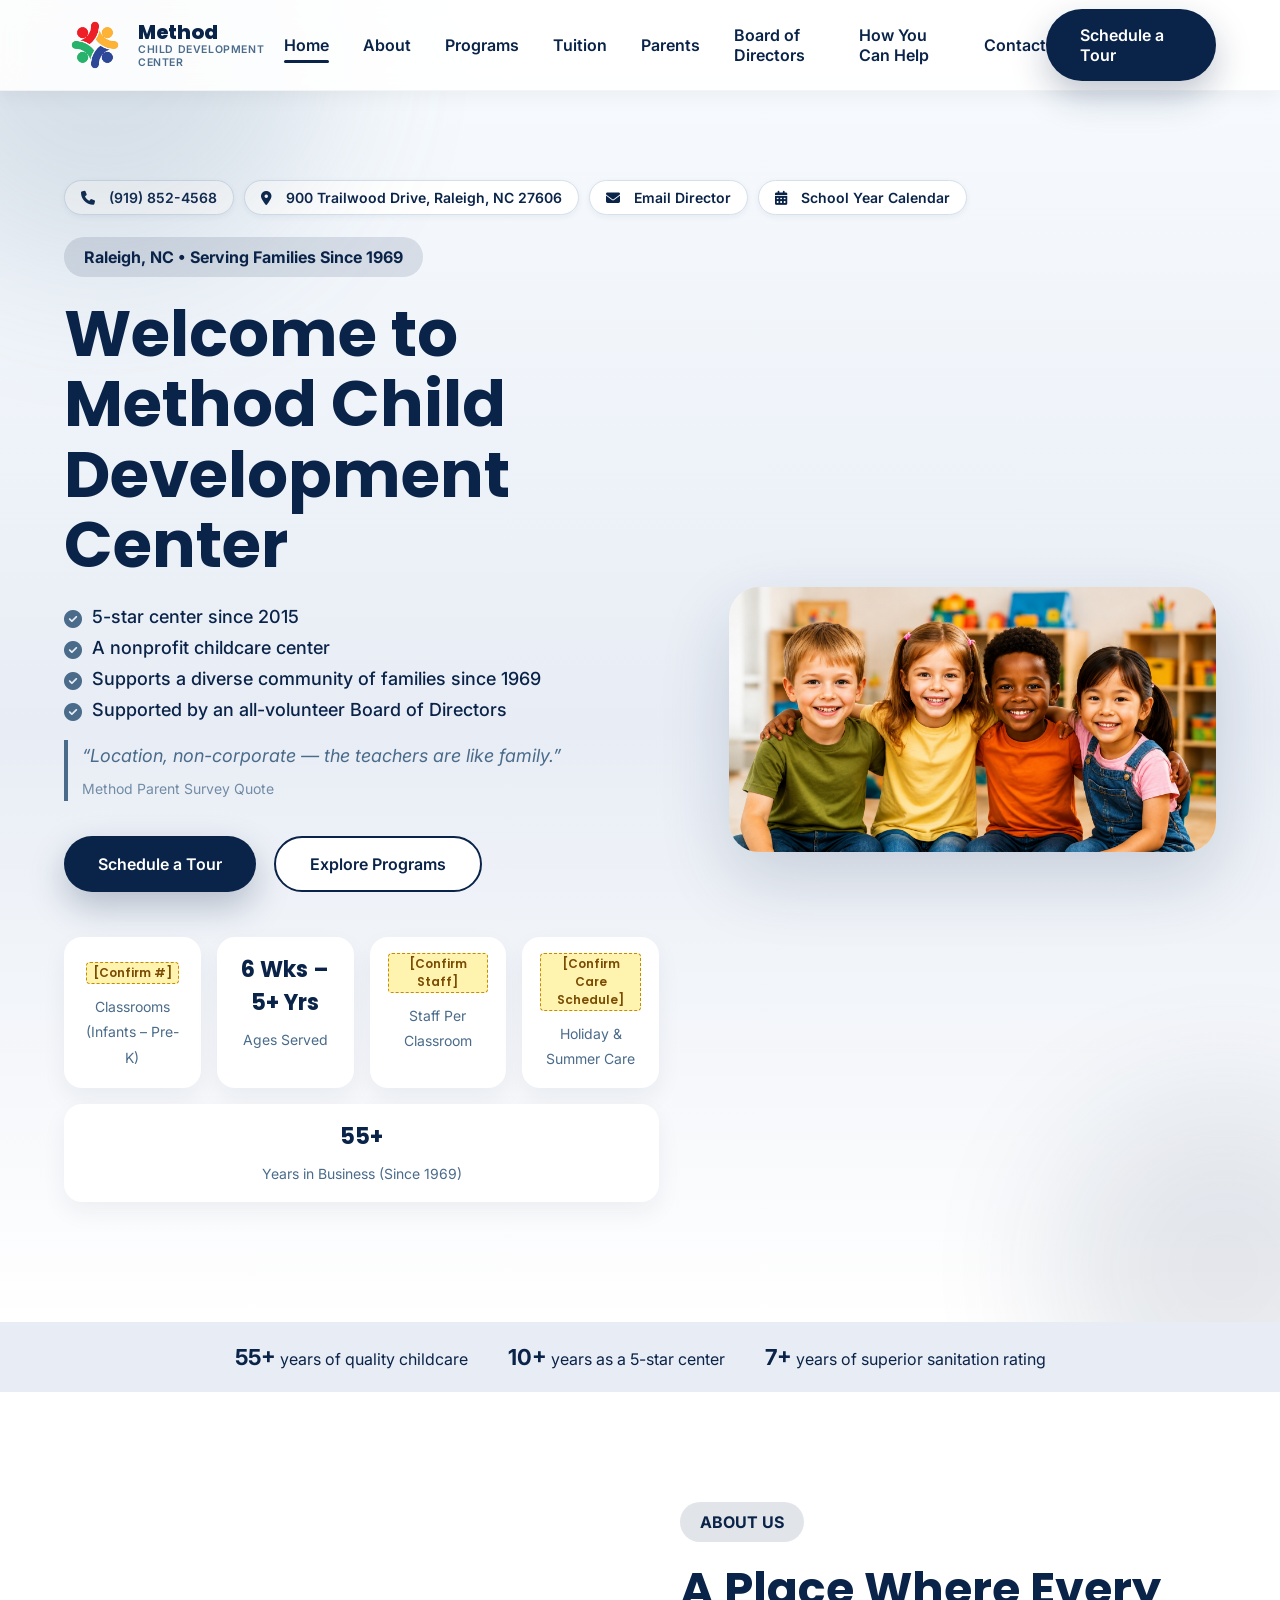
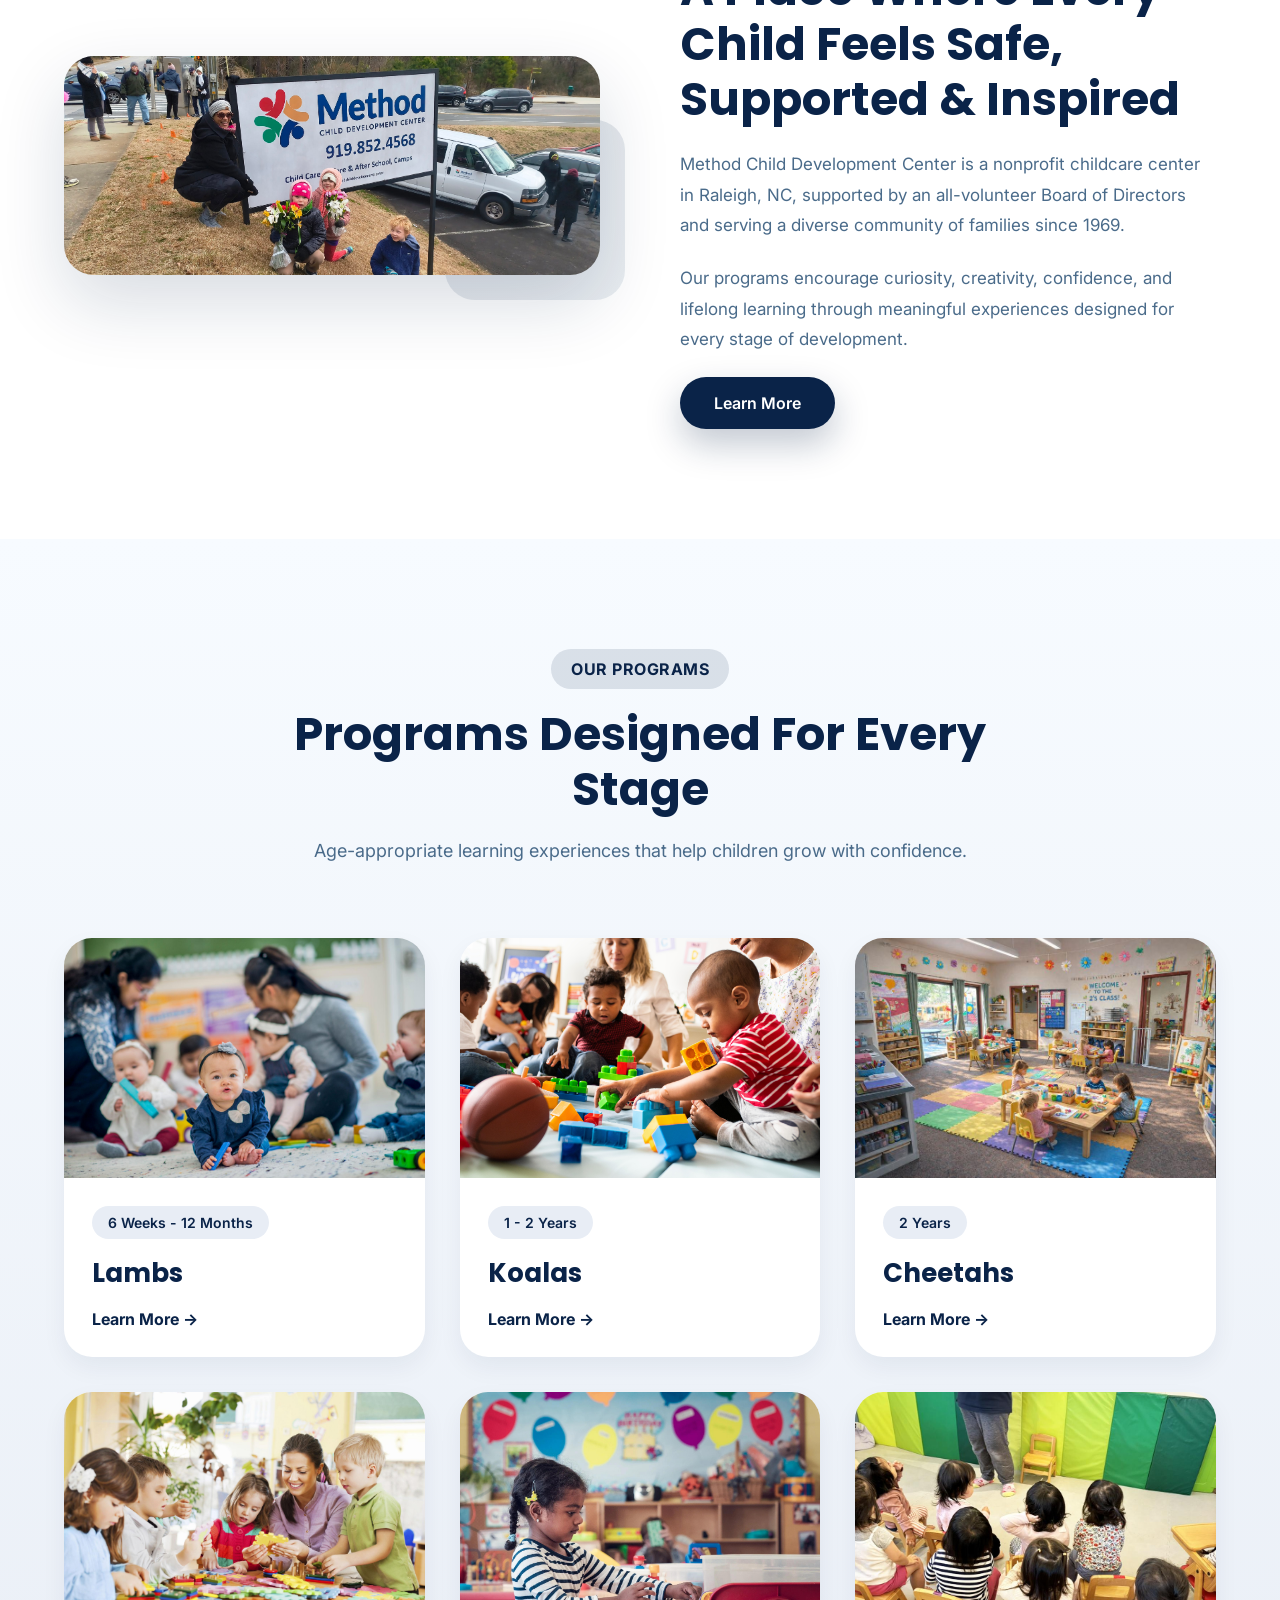
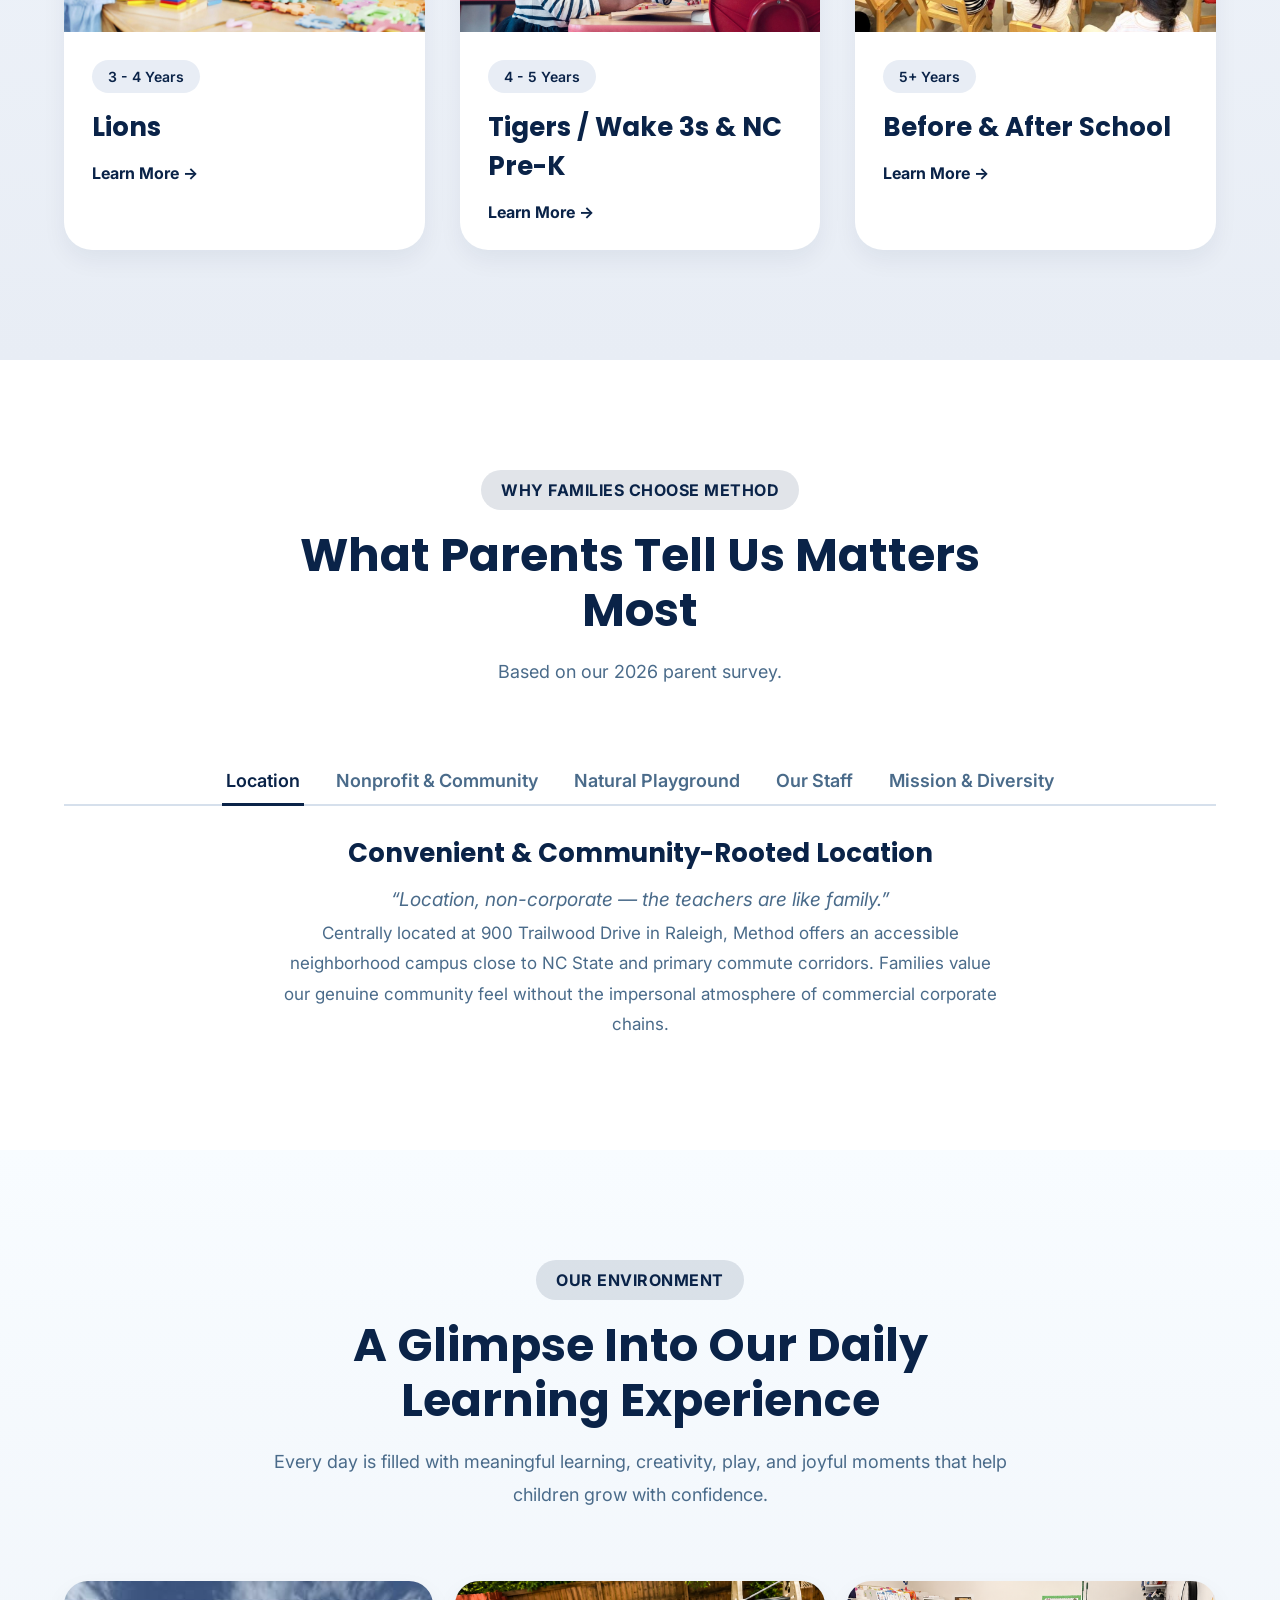
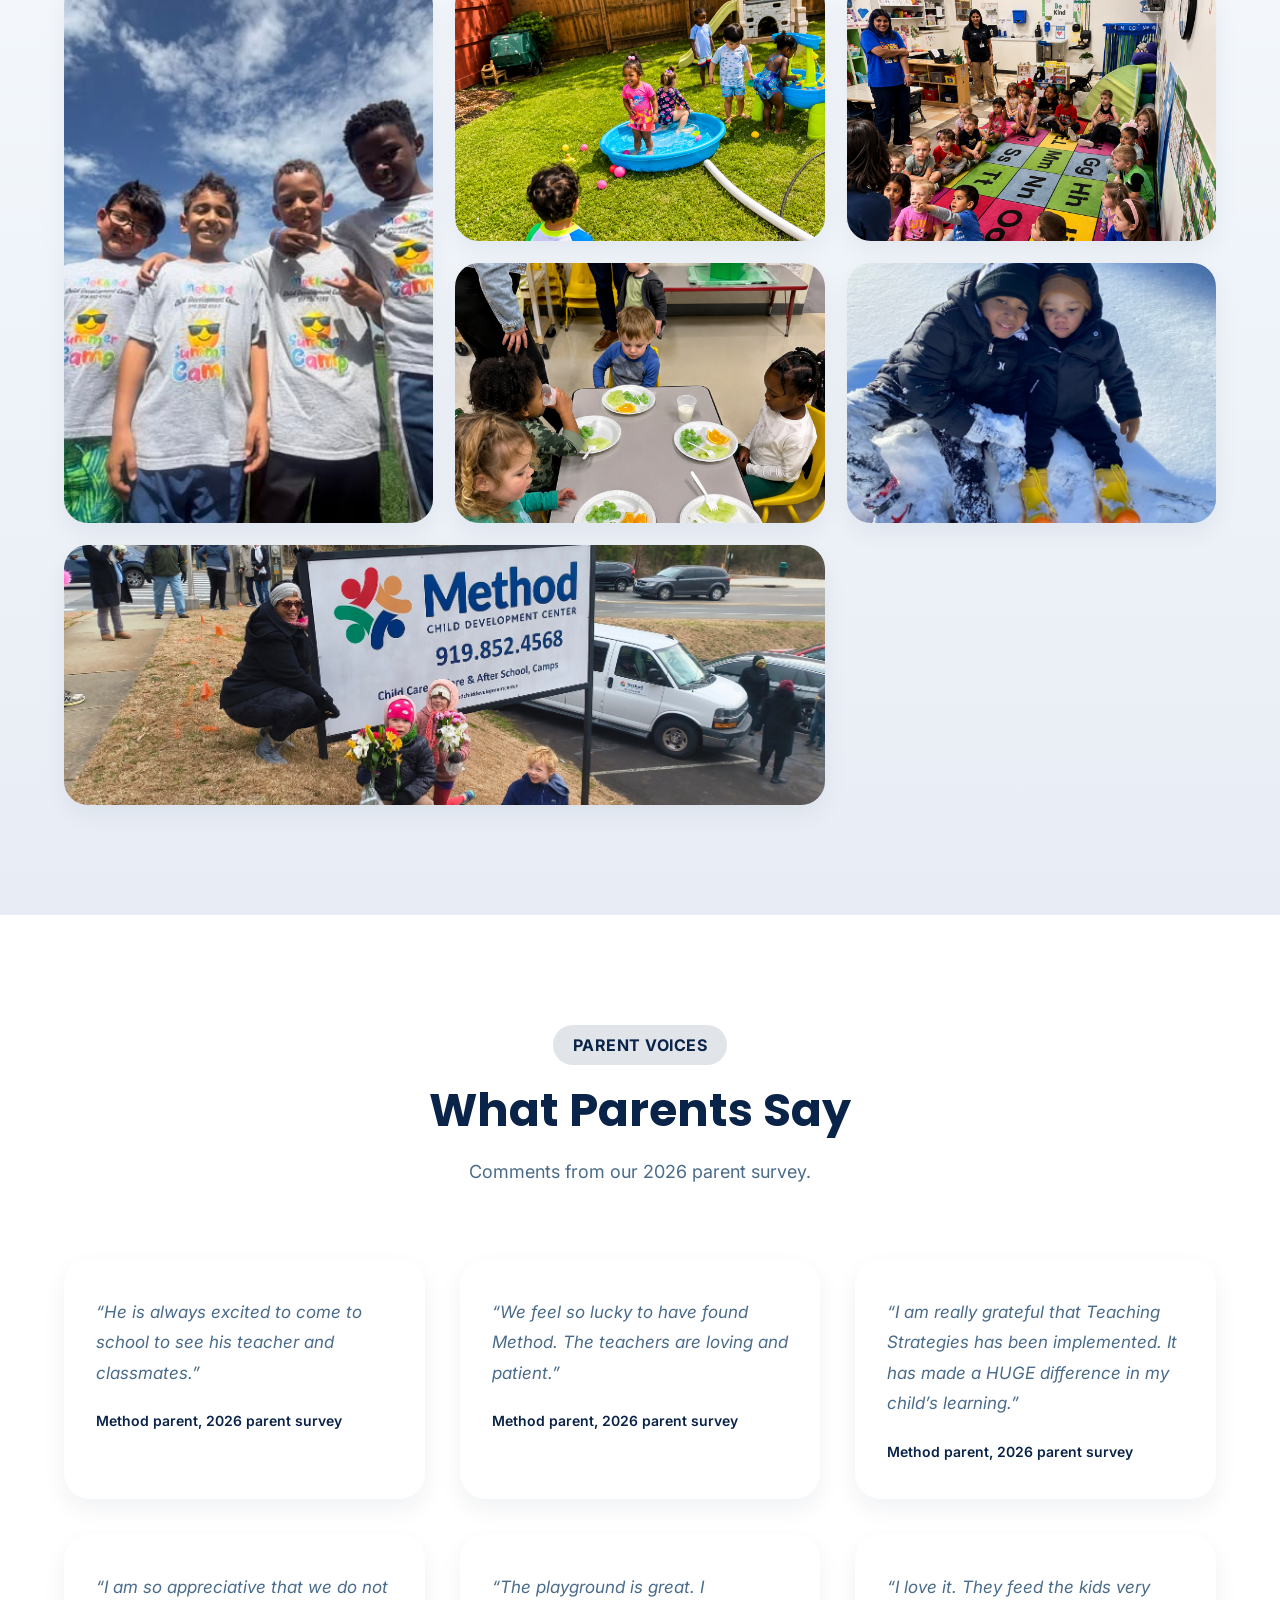
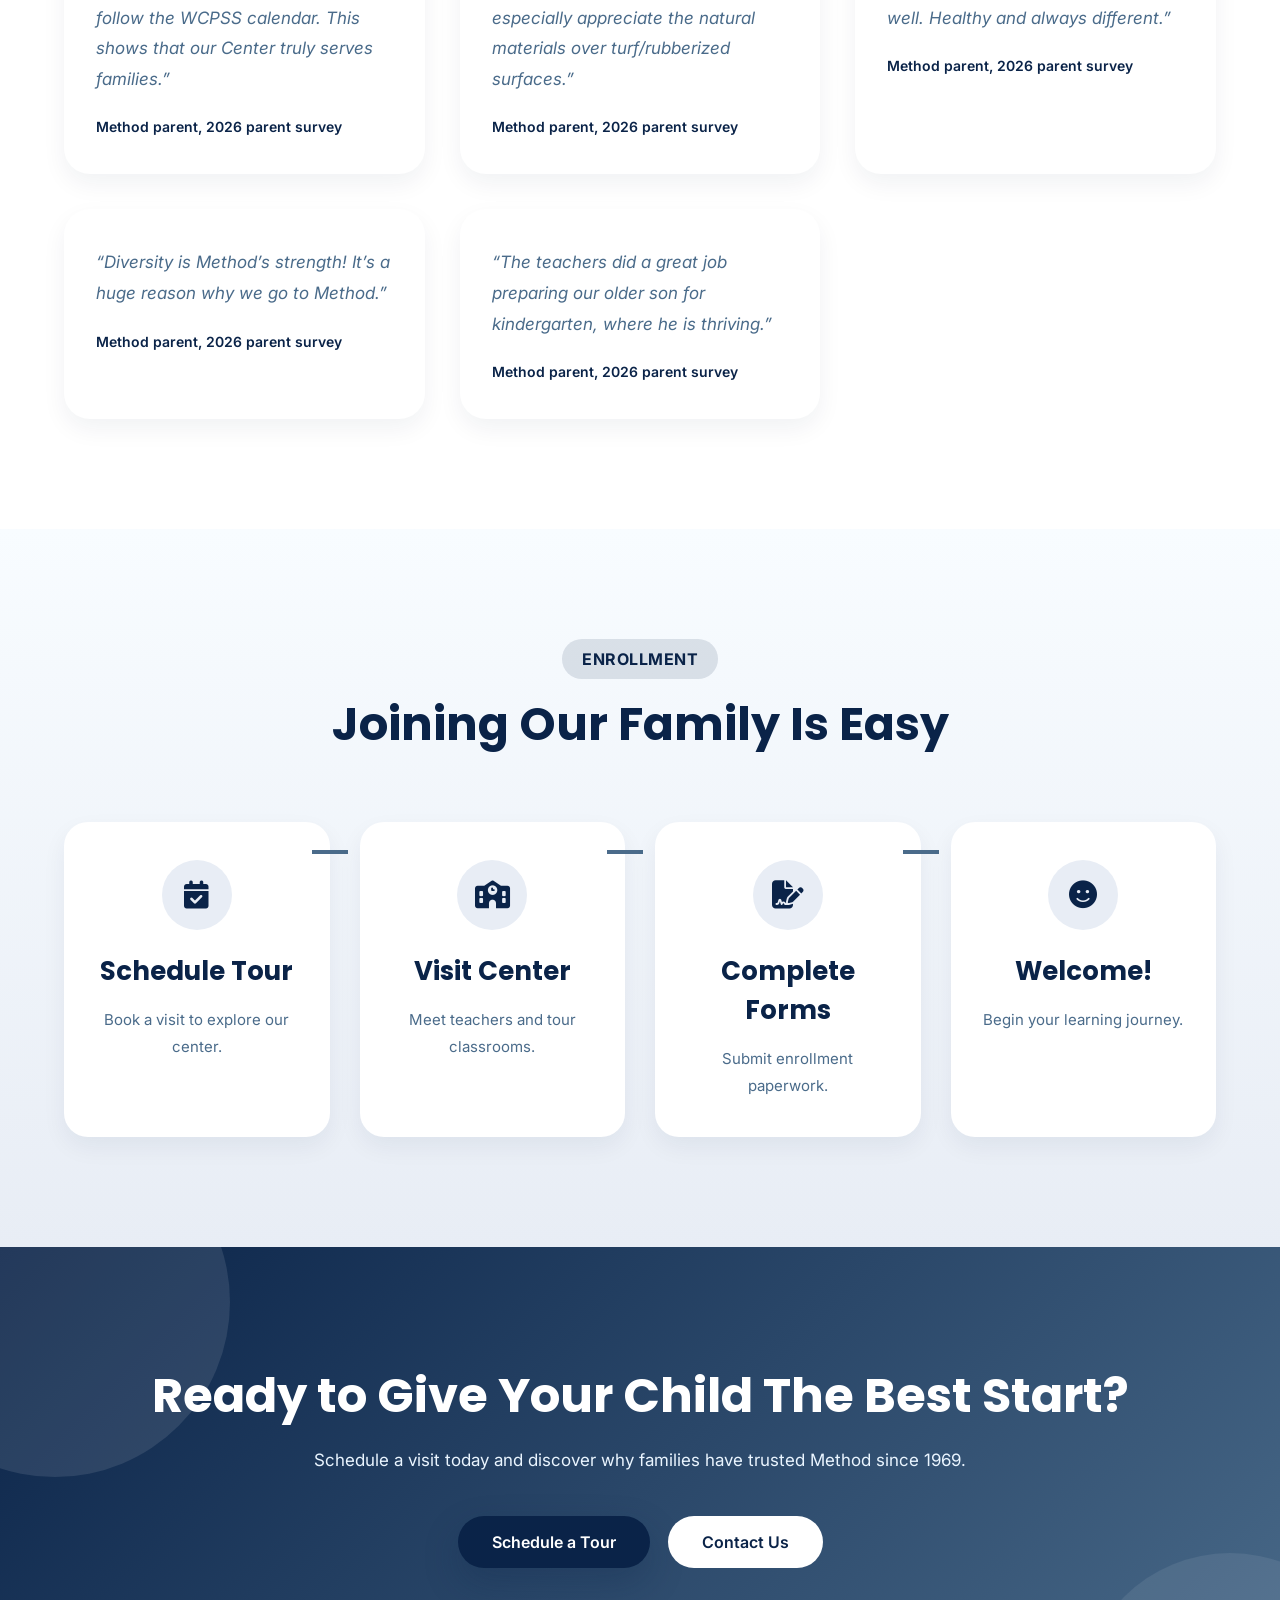
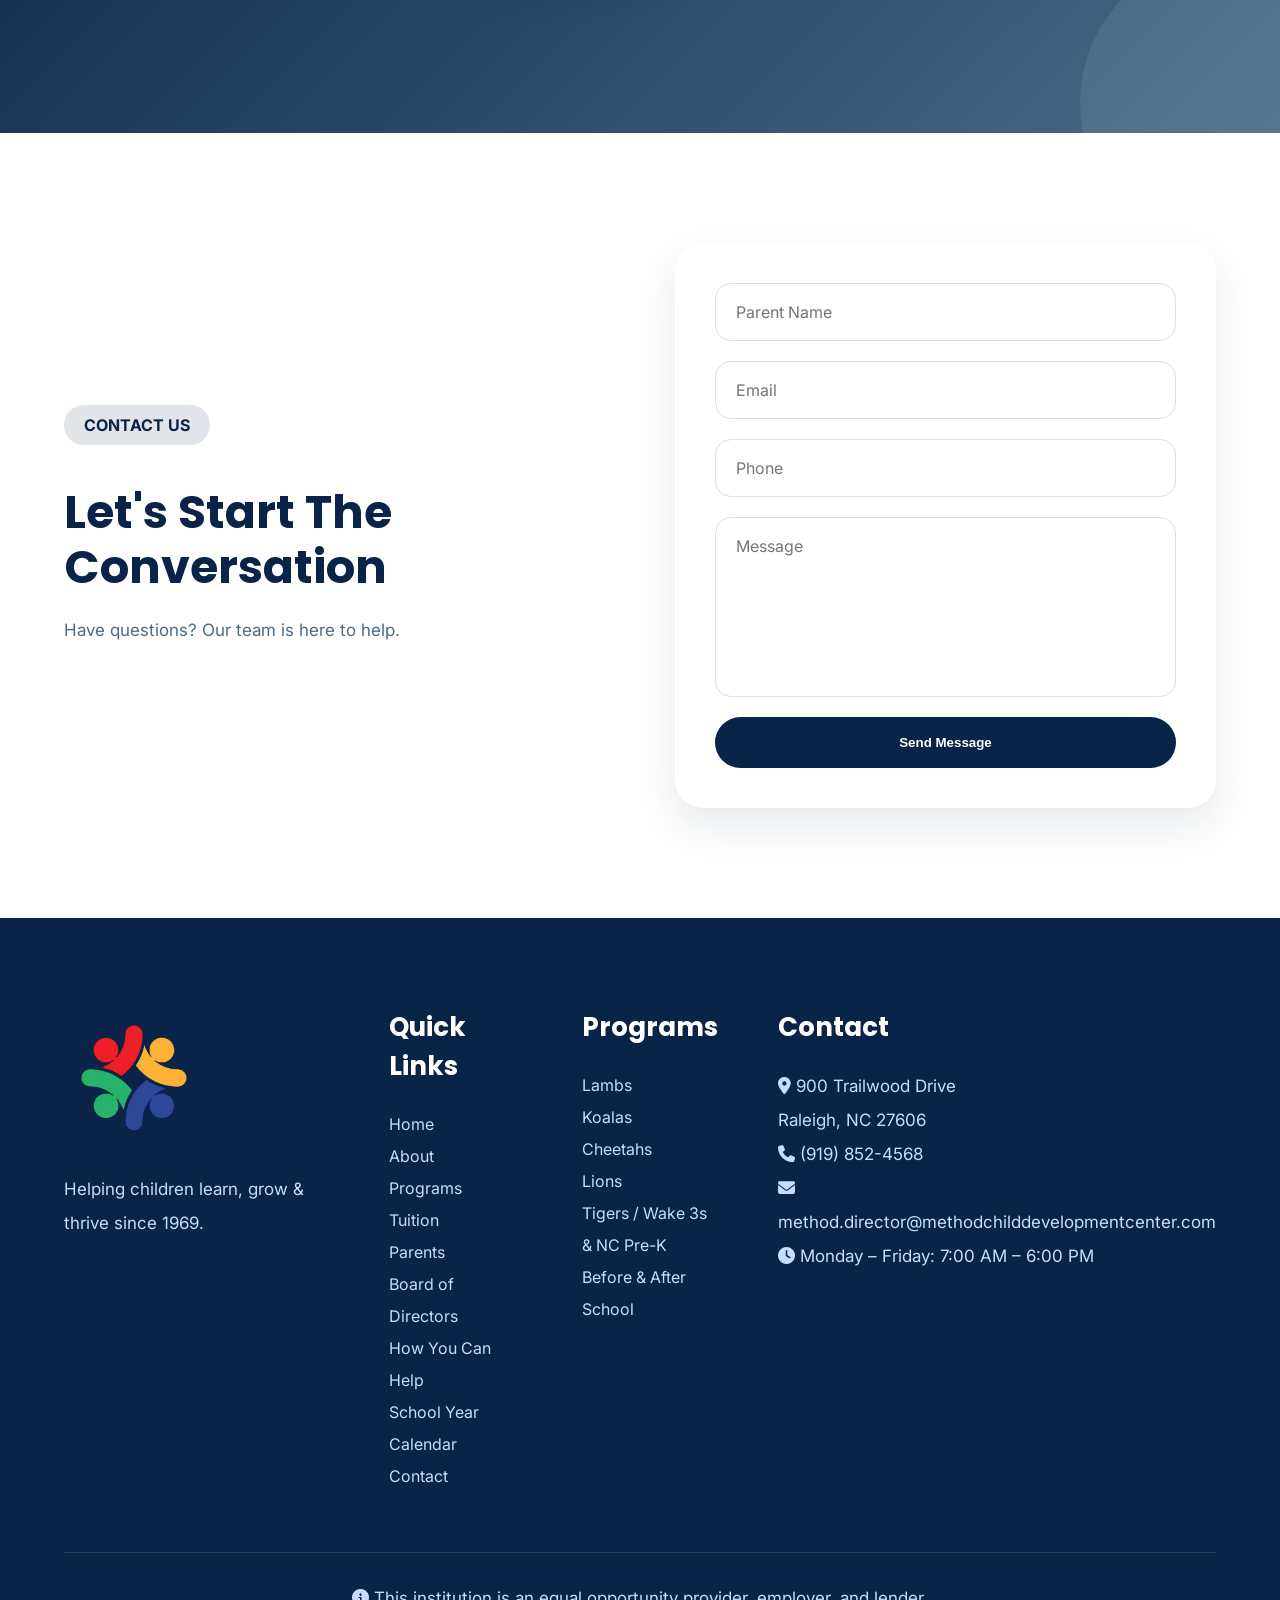
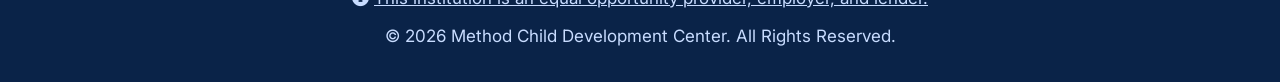
<file: index.html>
<!DOCTYPE html>
<html lang="en">

<head>
  <meta charset="UTF-8" />
  <meta name="viewport" content="width=device-width, initial-scale=1.0" />

  <title>Method Child Development Center</title>

  <meta name="description"
    content="Method Child Development Center provides a safe, nurturing, and engaging environment where children learn, grow, and thrive.">

  <meta name="keywords" content="Child Care, Preschool, Daycare, Infant Care, Toddler, Pre-K">

  <meta name="author" content="Method Child Development Center">

  <link rel="preconnect" href="https://fonts.googleapis.com">
  <link rel="preconnect" href="https://fonts.gstatic.com" crossorigin>

  <link
    href="https://fonts.googleapis.com/css2?family=Inter:wght@300;400;500;600;700&family=Poppins:wght@500;600;700;800&display=swap"
    rel="stylesheet">

  <link rel="stylesheet" href="https://cdnjs.cloudflare.com/ajax/libs/font-awesome/6.7.2/css/all.min.css">
  <link rel="icon" type="image/png" href="assets/logo.png">
  <link rel="stylesheet" href="style.css">

</head>

<body>

  <!-- ======================
        HEADER
=========================-->

  <header class="header">

    <div class="container">

      <div class="logo">

        <a href="index.html" class="logo-link">
          <img src="assets/logo.png" alt="Method Child Development Center">
          <div class="logo-text">
            <span class="logo-title">Method</span>
            <span class="logo-sub">Child Development Center</span>
          </div>
        </a>

      </div>

      <nav class="navbar">

        <ul>

          <li><a class="active" href="index.html">Home</a></li>

          <li><a href="about.html">About</a></li>

          <li><a href="programs.html">Programs</a></li>

          <li><a href="tuition.html">Tuition</a></li>

          <li><a href="parents.html">Parents</a></li>
          <li><a href="board.html">Board of Directors</a></li>

          <li><a href="help.html">How You Can Help</a></li>

          <li><a href="contact.html">Contact</a></li>

        </ul>

      </nav>

      <div class="header-btn">

        <a href="contact.html" class="btn-primary">

          Schedule a Tour

        </a>

      </div>

      <div class="menu-btn">

        <i class="fa-solid fa-bars"></i>

      </div>

    </div>

  </header>

  <!-- ===========================
          HERO
============================ -->

  <section class="hero">
    <div class="container">
      <div class="top-bar quick-contact">
        <div class="container">
          <a href="tel:+19198524568"><i class="fa-solid fa-phone"></i> (919) 852-4568</a>
          <a href="https://www.google.com/maps/search/?api=1&query=900+Trailwood+Drive+Raleigh+NC+27606" target="_blank"
            rel="noopener"><i class="fa-solid fa-location-dot"></i> 900 Trailwood Drive, Raleigh, NC 27606</a>
          <a href="mailto:method.director@methodchilddevelopmentcenter.com"><i class="fa-solid fa-envelope"></i> Email
            Director</a>
          <a href="https://www.methodchilddevelopmentcenter.com/calendar" target="_blank" rel="noopener"><i
              class="fa-solid fa-calendar-days"></i> School Year Calendar</a>
        </div>
      </div>

      <div class="hero-content">
        <div class="hero-left">
          <span class="hero-badge">Raleigh, NC &bull; Serving Families Since 1969</span>
          <h1>Welcome to Method Child Development Center</h1>
          <ul class="hero-points">
            <li><i class="fa-solid fa-circle-check"></i> 5-star center since 2015</li>
            <li><i class="fa-solid fa-circle-check"></i> A nonprofit childcare center</li>
            <li><i class="fa-solid fa-circle-check"></i> Supports a diverse community of families since 1969</li>
            <li><i class="fa-solid fa-circle-check"></i> Supported by an all-volunteer Board of Directors</li>
          </ul>
          <p class="hero-quote">&ldquo;Location, non-corporate &mdash; the teachers are like family.&rdquo;<span>Method
              Parent Survey Quote</span></p>
          <div class="hero-buttons">
            <a href="contact.html" class="btn-primary">Schedule a Tour</a>
            <a href="programs.html" class="btn-secondary">Explore Programs</a>
          </div>
          <div class="hero-stats">
            <div><h3><span class="placeholder">[Confirm #]</span></h3><p>Classrooms (Infants &ndash; Pre-K)</p></div>
            <div><h3>6 Wks &ndash; 5+ Yrs</h3><p>Ages Served</p></div>
            <div><h3><span class="placeholder">[Confirm Staff]</span></h3><p>Staff Per Classroom</p></div>
            <div><h3><span class="placeholder">[Confirm Care Schedule]</span></h3><p>Holiday &amp; Summer Care</p></div>
            <div><h3>55+</h3><p>Years in Business (Since 1969)</p></div>
          </div>

        </div>

        <div class="hero-right">
          <img src="assets/hero-image.png" alt="Happy Children at Method Child Development Center">
        </div>
      </div>
    </div>
  </section>

  <section class="credential-strip">
    <div class="container">
      <div><strong>55+</strong> years of quality childcare</div>
      <div><strong>10+</strong> years as a 5-star center</div>
      <div><strong>7+</strong> years of superior sanitation rating</div>
    </div>
  </section>

  <!-- ABOUT SECTION STARTS HERE -->
  <!-- ===========================
        ABOUT US
============================ -->

  <section class="about">

    <div class="container">

      <div class="about-grid">

        <div class="about-image">

          <img src="assets/g6.jpg" alt="Method Child Development Center sign and students">

        </div>

        <div class="about-content">

          <span class="section-tag">
            ABOUT US
          </span>

          <h2>
            A Place Where Every Child Feels Safe, Supported & Inspired
          </h2>

          <p>
            Method Child Development Center is a nonprofit childcare center in Raleigh, NC, supported by an
            all-volunteer Board of Directors and serving a diverse community of families since 1969.
          </p>

          <p>
            Our programs encourage curiosity, creativity, confidence, and lifelong learning through meaningful
            experiences designed for every stage of development.
          </p>

          <a href="about.html" class="btn-primary">
            Learn More
          </a>

        </div>

      </div>

    </div>

  </section>

  <!-- ===========================
        PROGRAMS
============================ -->

  <section class="home-programs">

    <div class="container">

      <div class="section-heading">

        <span>OUR PROGRAMS</span>

        <h2>
          Programs Designed For Every Stage
        </h2>

        <p>
          Age-appropriate learning experiences that help children grow with confidence.
        </p>

      </div>

      <div class="program-grid">

        <div class="program-card">

          <img src="assets/Lambs.jpg">

          <div class="program-content">

            <span>6 Weeks - 12 Months</span>

            <h3>Lambs</h3>

            <a href="programs.html">
              Learn More →
            </a>

          </div>

        </div>

        <div class="program-card">

          <img src="assets/Koalas.jpg">

          <div class="program-content">

            <span>1 - 2 Years</span>

            <h3>Koalas</h3>

            <a href="programs.html">
              Learn More →
            </a>

          </div>

        </div>

        <div class="program-card">

          <img src="assets/Cheetahs.jpg">

          <div class="program-content">

            <span>2 Years</span>

            <h3>Cheetahs</h3>

            <a href="programs.html">
              Learn More →
            </a>

          </div>

        </div>

        <div class="program-card">

          <img src="assets/Lions.jpg">

          <div class="program-content">

            <span>3 - 4 Years</span>

            <h3>Lions</h3>

            <a href="programs.html">
              Learn More →
            </a>

          </div>

        </div>

        <div class="program-card">

          <img src="assets/Tigers Wake 3s & NC Pre-K.jpg">

          <div class="program-content">

            <span>4 - 5 Years</span>

            <h3>Tigers / Wake 3s & NC Pre-K</h3>

            <a href="programs.html">
              Learn More →
            </a>

          </div>

        </div>

        <div class="program-card">

          <img src="assets/Before & After School.jpg">

          <div class="program-content">

            <span>5+ Years</span>

            <h3>Before & After School</h3>

            <a href="programs.html">
              Learn More →
            </a>

          </div>

        </div>

      </div>

    </div>

  </section>

  <!-- ===========================
      WHY CHOOSE US
============================ -->

  <section class="why-us">
    <div class="container">
      <div class="section-heading">
        <span>WHY FAMILIES CHOOSE METHOD</span>
        <h2>What Parents Tell Us Matters Most</h2>
        <p>Based on our 2026 parent survey.</p>
      </div>
      <div class="why-tabs" role="tablist">
        <button class="why-tab active" role="tab" data-tab="location">Location</button>
        <button class="why-tab" role="tab" data-tab="community">Nonprofit &amp; Community</button>
        <button class="why-tab" role="tab" data-tab="playground">Natural Playground</button>
        <button class="why-tab" role="tab" data-tab="staff">Our Staff</button>
        <button class="why-tab" role="tab" data-tab="mission">Mission &amp; Diversity</button>
      </div>
      <div class="why-panels">
        <div class="why-panel active" id="tab-location">
          <h3>Convenient &amp; Community-Rooted Location</h3>
          <p class="why-quote">&ldquo;Location, non-corporate &mdash; the teachers are like family.&rdquo;</p>
          <p>Centrally located at 900 Trailwood Drive in Raleigh, Method offers an accessible neighborhood campus close
            to NC State and primary commute corridors. Families value our genuine community feel without the impersonal
            atmosphere of commercial corporate chains.</p>
        </div>
        <div class="why-panel" id="tab-community">
          <h3>Nonprofit Care &amp; Community First</h3>
          <p>Method is a nonprofit childcare center founded in 1969 and guided by an all-volunteer Board of Directors.
            We operate year-round to support working families without public school schedule gaps.</p>
          <p class="why-quote">&ldquo;I am so appreciative that we do not follow the WCPSS calendar. This shows that our
            Center truly serves families.&rdquo;</p>
        </div>
        <div class="why-panel" id="tab-playground">
          <h3>Certified Natural Learning Playground</h3>
          <p class="why-quote">&ldquo;The playground is great. I especially appreciate the natural materials over
            turf/rubberized surfaces.&rdquo;</p>
          <p>Partnered with the Natural Learning Initiative, our outdoor environment features real trees, grass, sensory
            gardens, pathways, and natural play materials that encourage exploration and physical confidence.</p>
        </div>
        <div class="why-panel" id="tab-staff">
          <h3>Dedicated &amp; Loving Staff</h3>
          <p class="why-quote">&ldquo;We feel so lucky to have found Method. The teachers are loving and patient.&rdquo;
          </p>
          <p class="why-quote">&ldquo;He is always excited to come to school to see his teacher and classmates.&rdquo;
          </p>
          <p>With experienced educators <span class="placeholder">[Ratios to be confirmed by client]</span>, children receive individualized
            care and daily kindergarten readiness in a warm, family-like environment.</p>
        </div>
        <div class="why-panel" id="tab-mission">
          <h3>Celebrated Diversity &amp; Mission</h3>
          <p>Since 1969, Method has welcomed and supported families from diverse cultures, languages, and backgrounds,
            creating a nurturing community where every child belongs.</p>
          <p class="why-quote">&ldquo;Diversity is Method&rsquo;s strength! It&rsquo;s a huge reason why we go to
            Method.&rdquo;</p>
        </div>
      </div>
    </div>
  </section>
  <script>
    document.querySelectorAll('.why-tab').forEach(function (t) {
      t.addEventListener('click', function () {
        document.querySelectorAll('.why-tab').forEach(function (x) { x.classList.remove('active') });
        document.querySelectorAll('.why-panel').forEach(function (x) { x.classList.remove('active') });
        t.classList.add('active');
        document.getElementById('tab-' + t.dataset.tab).classList.add('active');
      });
    });
  </script>

  <!-- NEXT:
Learning Environment -->
  <!-- ===========================
      LEARNING ENVIRONMENT
============================ -->

  <section class="learning-environment">

    <div class="container">

      <div class="section-heading">

        <span>OUR ENVIRONMENT</span>

        <h2>A Glimpse Into Our Daily Learning Experience</h2>

        <p>
          Every day is filled with meaningful learning, creativity,
          play, and joyful moments that help children grow with confidence.
        </p>

      </div>

      <div class="gallery">

        <div class="gallery-item large">
          <img src="assets/g1.jpg" alt="">
        </div>

        <div class="gallery-item">
          <img src="assets/g2.png" alt="">
        </div>

        <div class="gallery-item">
          <img src="assets/g3.png" alt="">
        </div>

        <div class="gallery-item">
          <img src="assets/g4.png" alt="">
        </div>

        <div class="gallery-item">
          <img src="assets/g5.jpg" alt="">
        </div>

        <div class="gallery-item wide">
          <img src="assets/g6.jpg" alt="">
        </div>

      </div>

    </div>

  </section>

  <!-- ===========================
      TESTIMONIALS
============================ -->

  <section class="testimonials">
    <div class="container">
      <div class="section-heading">
        <span>PARENT VOICES</span>
        <h2>What Parents Say</h2>
        <p>Comments from our 2026 parent survey.</p>
      </div>
      <div class="testimonial-grid">
        <div class="testimonial-card">
          <p>&ldquo;He is always excited to come to school to see his teacher and classmates.&rdquo;</p>
          <span>Method parent, 2026 parent survey</span>
        </div>
        <div class="testimonial-card">
          <p>&ldquo;We feel so lucky to have found Method. The teachers are loving and patient.&rdquo;</p>
          <span>Method parent, 2026 parent survey</span>
        </div>
        <div class="testimonial-card">
          <p>&ldquo;I am really grateful that Teaching Strategies has been implemented. It has made a HUGE difference in
            my child&rsquo;s learning.&rdquo;</p>
          <span>Method parent, 2026 parent survey</span>
        </div>
        <div class="testimonial-card">
          <p>&ldquo;I am so appreciative that we do not follow the WCPSS calendar. This shows that our Center truly
            serves families.&rdquo;</p>
          <span>Method parent, 2026 parent survey</span>
        </div>
        <div class="testimonial-card">
          <p>&ldquo;The playground is great. I especially appreciate the natural materials over turf/rubberized
            surfaces.&rdquo;</p>
          <span>Method parent, 2026 parent survey</span>
        </div>
        <div class="testimonial-card">
          <p>&ldquo;I love it. They feed the kids very well. Healthy and always different.&rdquo;</p>
          <span>Method parent, 2026 parent survey</span>
        </div>
        <div class="testimonial-card">
          <p>&ldquo;Diversity is Method&rsquo;s strength! It&rsquo;s a huge reason why we go to Method.&rdquo;</p>
          <span>Method parent, 2026 parent survey</span>
        </div>
        <div class="testimonial-card">
          <p>&ldquo;The teachers did a great job preparing our older son for kindergarten, where he is thriving.&rdquo;
          </p>
          <span>Method parent, 2026 parent survey</span>
        </div>
      </div>
    </div>
  </section>

  <!-- ===========================
      ENROLLMENT
============================ -->

  <section class="enrollment">

    <div class="container">

      <div class="section-heading">

        <span>ENROLLMENT</span>

        <h2>Joining Our Family Is Easy</h2>

      </div>

      <div class="steps">

        <div class="step">

          <div class="step-icon"><i class="fa-solid fa-calendar-check"></i></div>

          <h3>Schedule Tour</h3>

          <p>
            Book a visit to explore our center.
          </p>

        </div>

        <div class="step">

          <div class="step-icon"><i class="fa-solid fa-school"></i></div>

          <h3>Visit Center</h3>

          <p>
            Meet teachers and tour classrooms.
          </p>

        </div>

        <div class="step">

          <div class="step-icon"><i class="fa-solid fa-file-signature"></i></div>

          <h3>Complete Forms</h3>

          <p>
            Submit enrollment paperwork.
          </p>

        </div>

        <div class="step">

          <div class="step-icon"><i class="fa-solid fa-face-smile"></i></div>

          <h3>Welcome!</h3>

          <p>
            Begin your learning journey.
          </p>

        </div>

      </div>

    </div>

  </section>

  <!-- ===========================
        CTA
============================ -->

  <section class="cta">

    <div class="container">

      <h2>

        Ready to Give Your Child
        The Best Start?

      </h2>

      <p>

        Schedule a visit today and discover why
        families have trusted Method since 1969.

      </p>

      <div class="hero-buttons">

        <a href="contact.html" class="btn-primary">

          Schedule a Tour

        </a>

        <a href="contact.html" class="btn-secondary">

          Contact Us

        </a>

      </div>

    </div>

  </section>

  <!-- ===========================
      CONTACT FORM
============================ -->

  <section class="contact-home">

    <div class="container">

      <div class="contact-grid">

        <div>

          <span class="section-tag">

            CONTACT US

          </span>

          <h2>

            Let's Start The Conversation

          </h2>

          <p>

            Have questions?
            Our team is here to help.

          </p>

        </div>

        <form>

          <input type="text" placeholder="Parent Name">

          <input type="email" placeholder="Email">

          <input type="tel" placeholder="Phone">

          <textarea placeholder="Message">
</textarea>

          <button>

            Send Message

          </button>

        </form>

      </div>

    </div>

  </section>

  <!-- ===========================
        FOOTER
============================ -->

  <footer>

    <div class="container">

      <div class="footer-grid">

        <div>

          <img src="assets/logo.png" class="footer-logo" alt="Method Logo">

          <p>

            Helping children learn,
            grow & thrive since 1969.

          </p>

        </div>

        <div>

          <h3>

            Quick Links

          </h3>

          <ul>

            <li><a href="index.html">Home</a></li>

            <li><a href="about.html">About</a></li>

            <li><a href="programs.html">Programs</a></li>

            <li><a href="tuition.html">Tuition</a></li>

            <li><a href="parents.html">Parents</a></li>
            <li><a href="board.html">Board of Directors</a></li>
            <li><a href="help.html">How You Can Help</a></li>
            <li><a href="https://www.methodchilddevelopmentcenter.com/calendar" target="_blank" rel="noopener">School
                Year Calendar</a></li>
            <li><a href="contact.html">Contact</a></li>

          </ul>

        </div>

        <div>

          <h3>

            Programs

          </h3>

          <ul>

            <li><a href="programs.html">Lambs</a></li>

            <li><a href="programs.html">Koalas</a></li>

            <li><a href="programs.html">Cheetahs</a></li>

            <li><a href="programs.html">Lions</a></li>

            <li><a href="programs.html">Tigers / Wake 3s & NC Pre-K</a></li>

            <li><a href="programs.html">Before & After School</a></li>

          </ul>

        </div>

        <div>

          <h3>

            Contact

          </h3>

          <p><i class="fa-solid fa-location-dot"></i> 900 Trailwood Drive<br>Raleigh, NC 27606</p>

          <p><i class="fa-solid fa-phone"></i> (919) 852-4568</p>

          <p><i class="fa-solid fa-envelope"></i> method.director@methodchilddevelopmentcenter.com</p>

          <p><i class="fa-solid fa-clock"></i> Monday &ndash; Friday: 7:00 AM &ndash; 6:00 PM</p>

        </div>

      </div>

      <div class="copyright">
        <p class="usda-statement"><i class="fa-solid fa-circle-info"></i> <a
            href="https://www.usda.gov/non-discrimination-statement" target="_blank" rel="noopener">This institution is
            an equal opportunity provider, employer, and lender.</a></p>

        <p>

          © 2026 Method Child Development Center.
          All Rights Reserved.

        </p>

      </div>

    </div>

  </footer>

  <script src="script.js"></script>

</body>

</html>
</file>
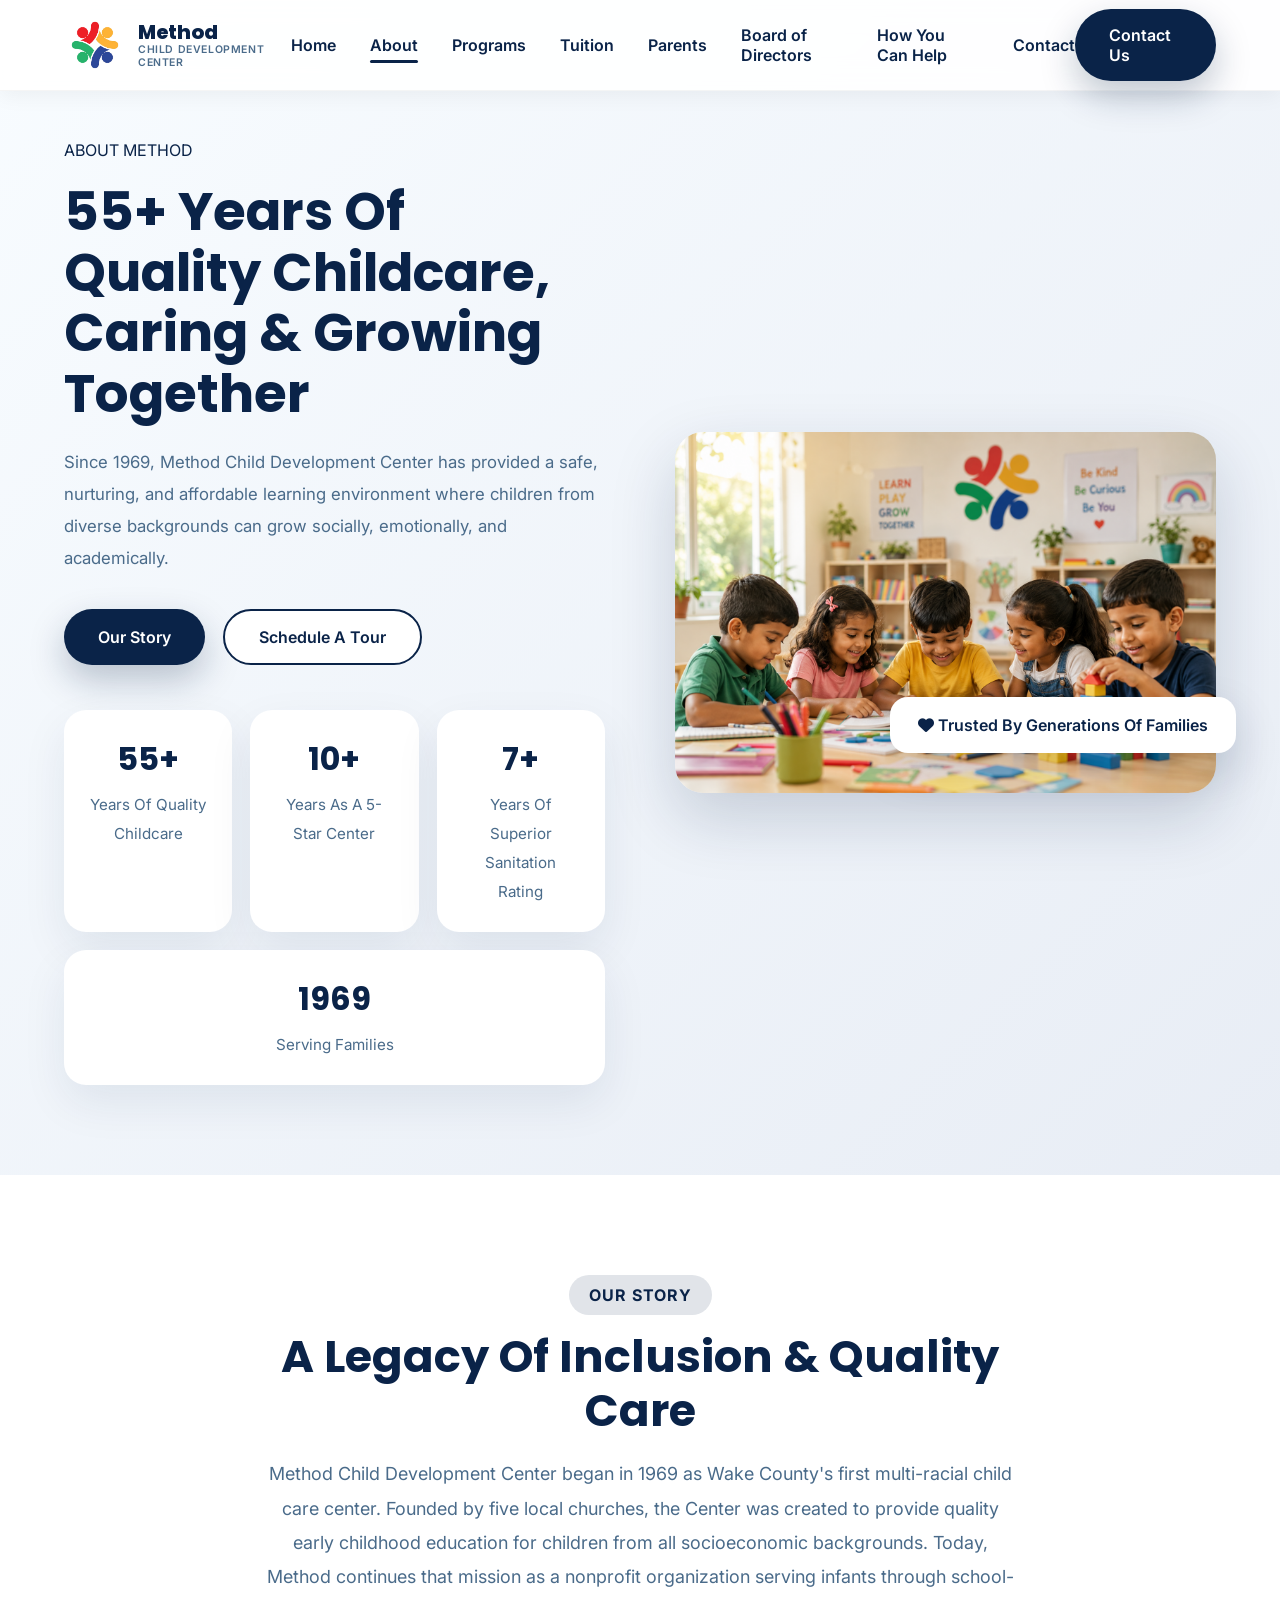
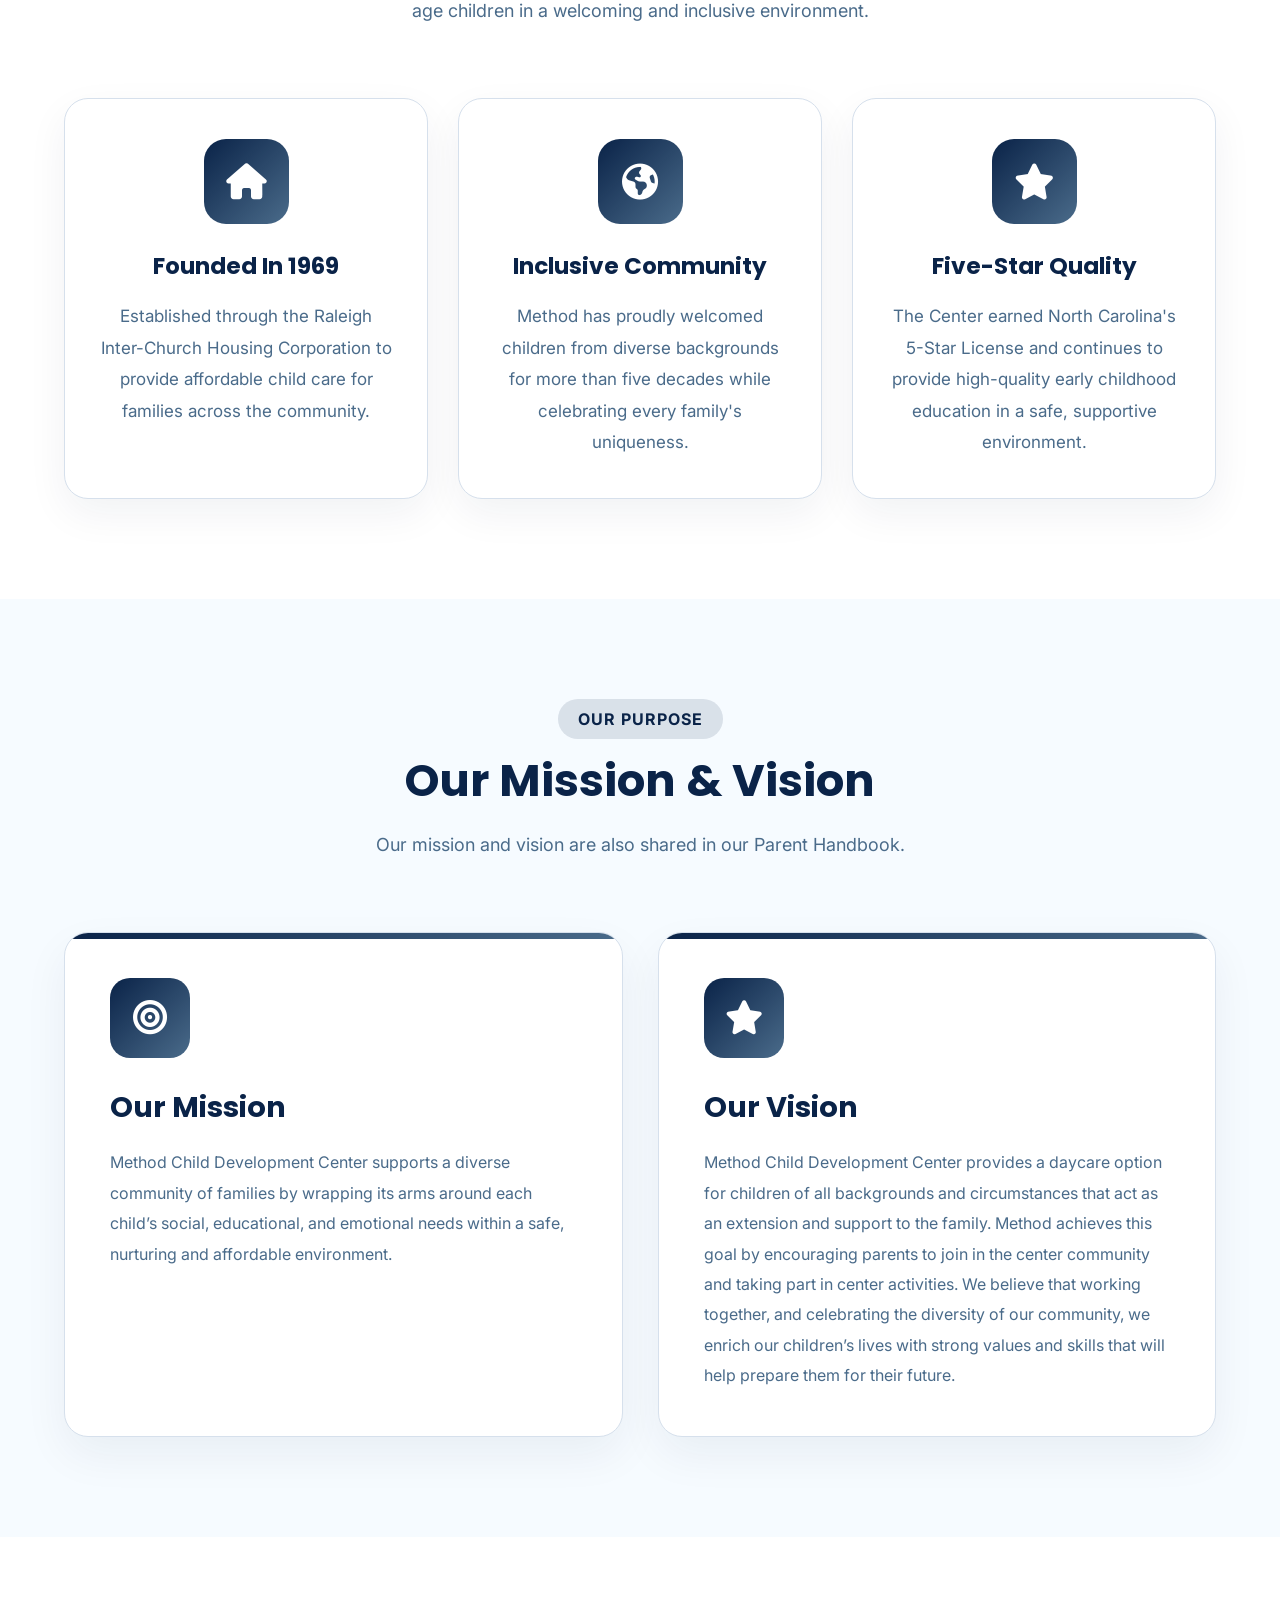
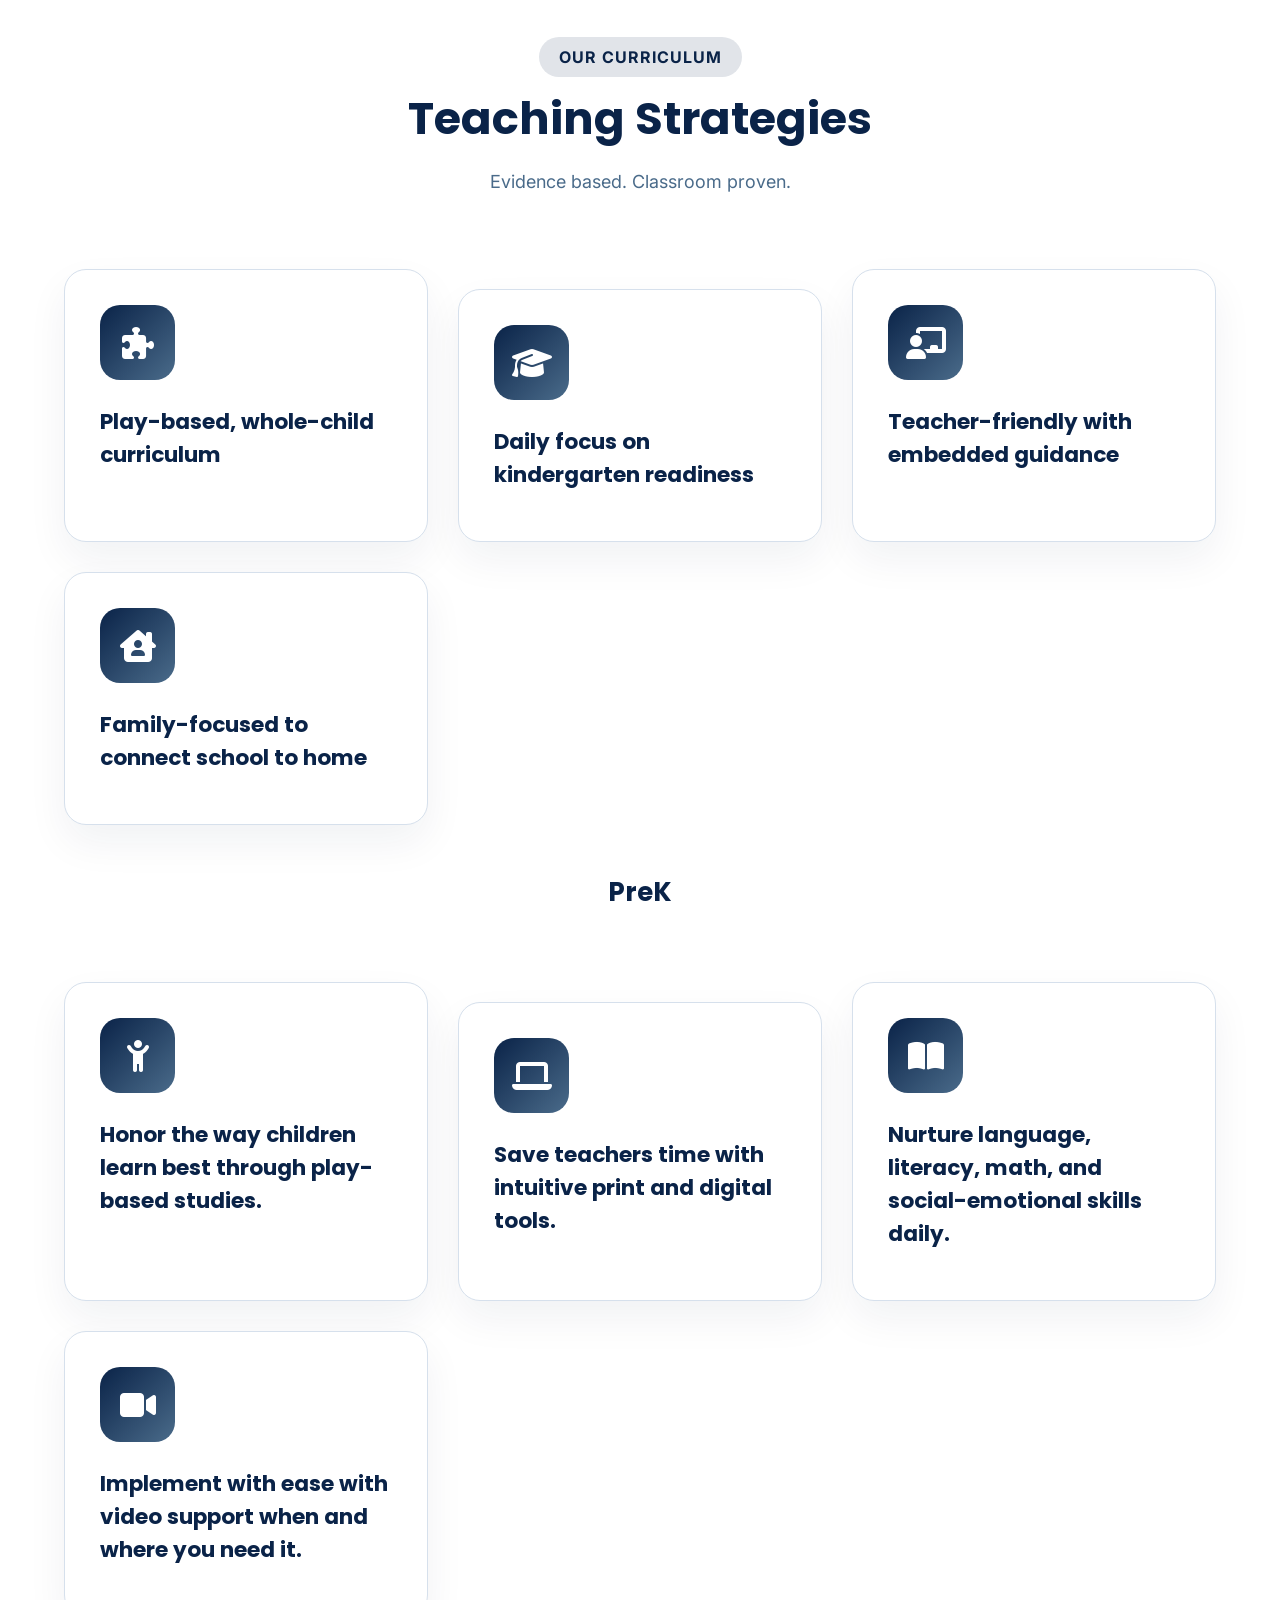
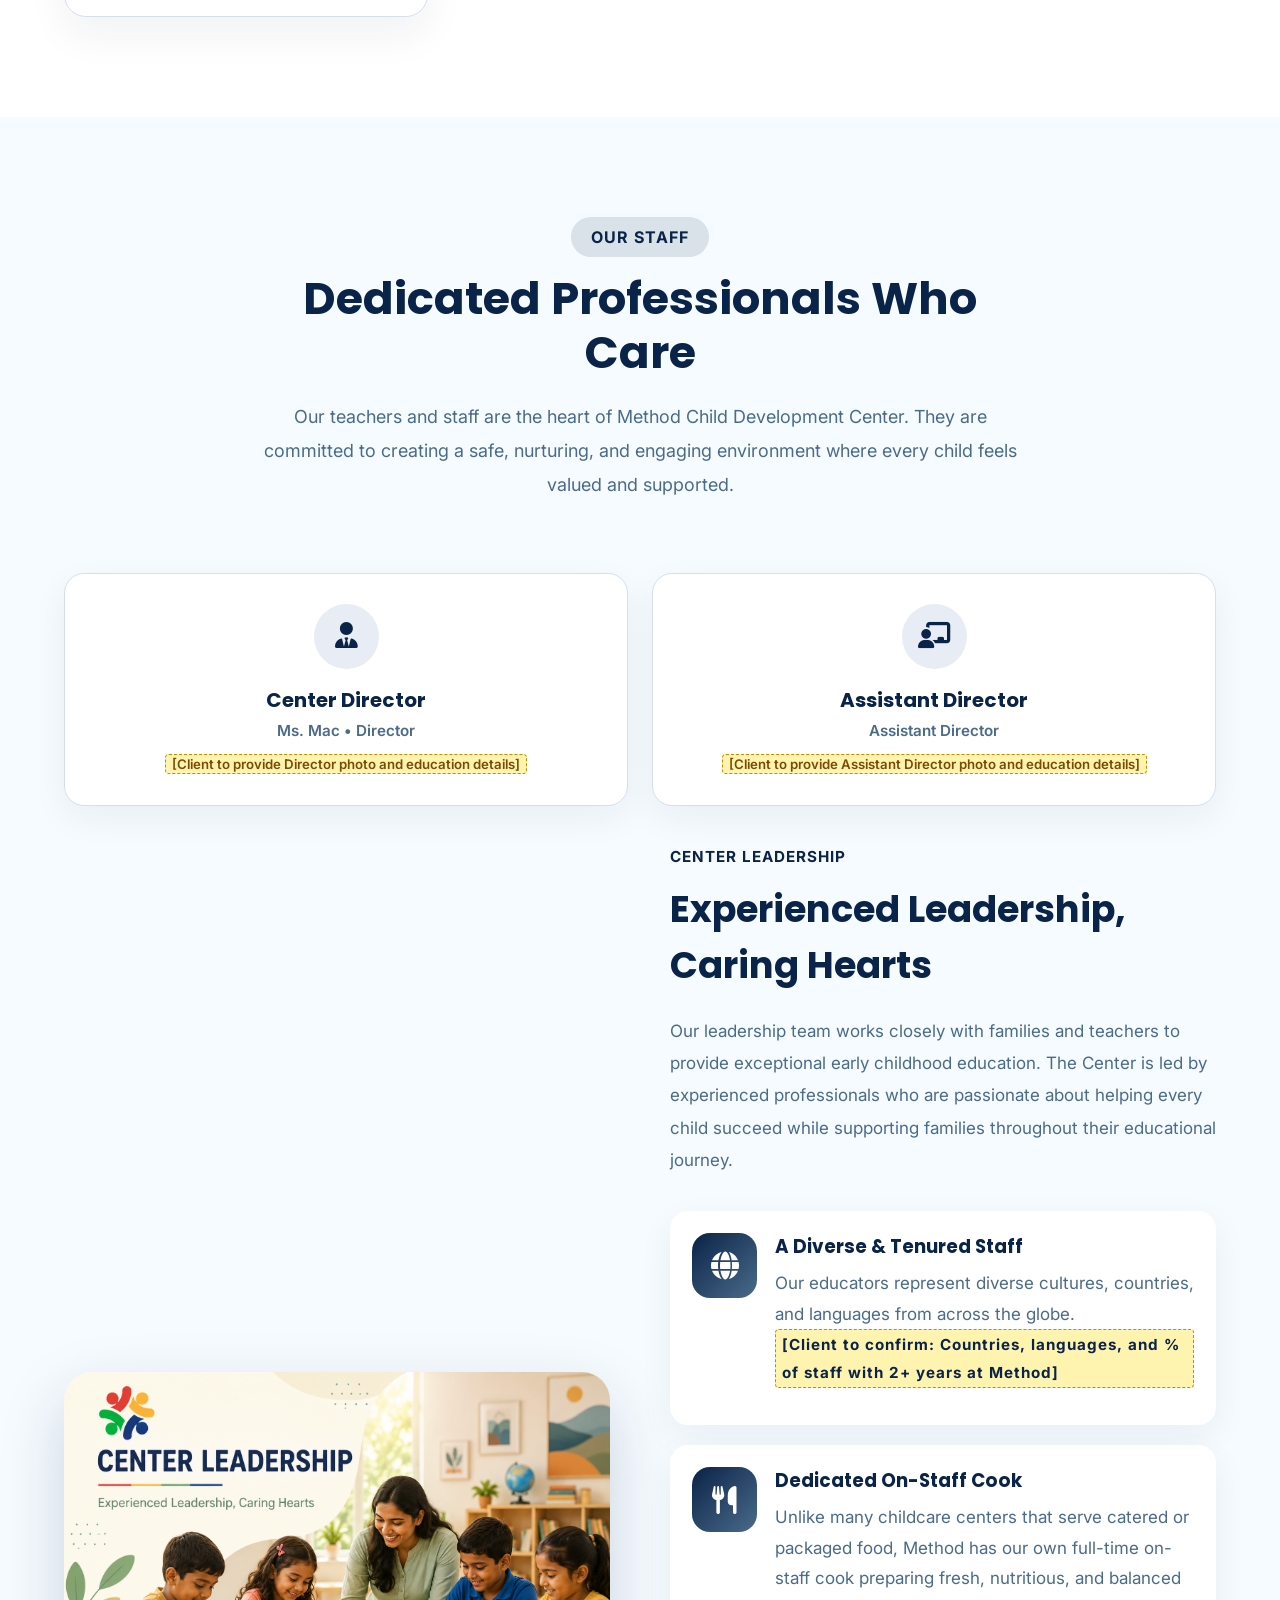
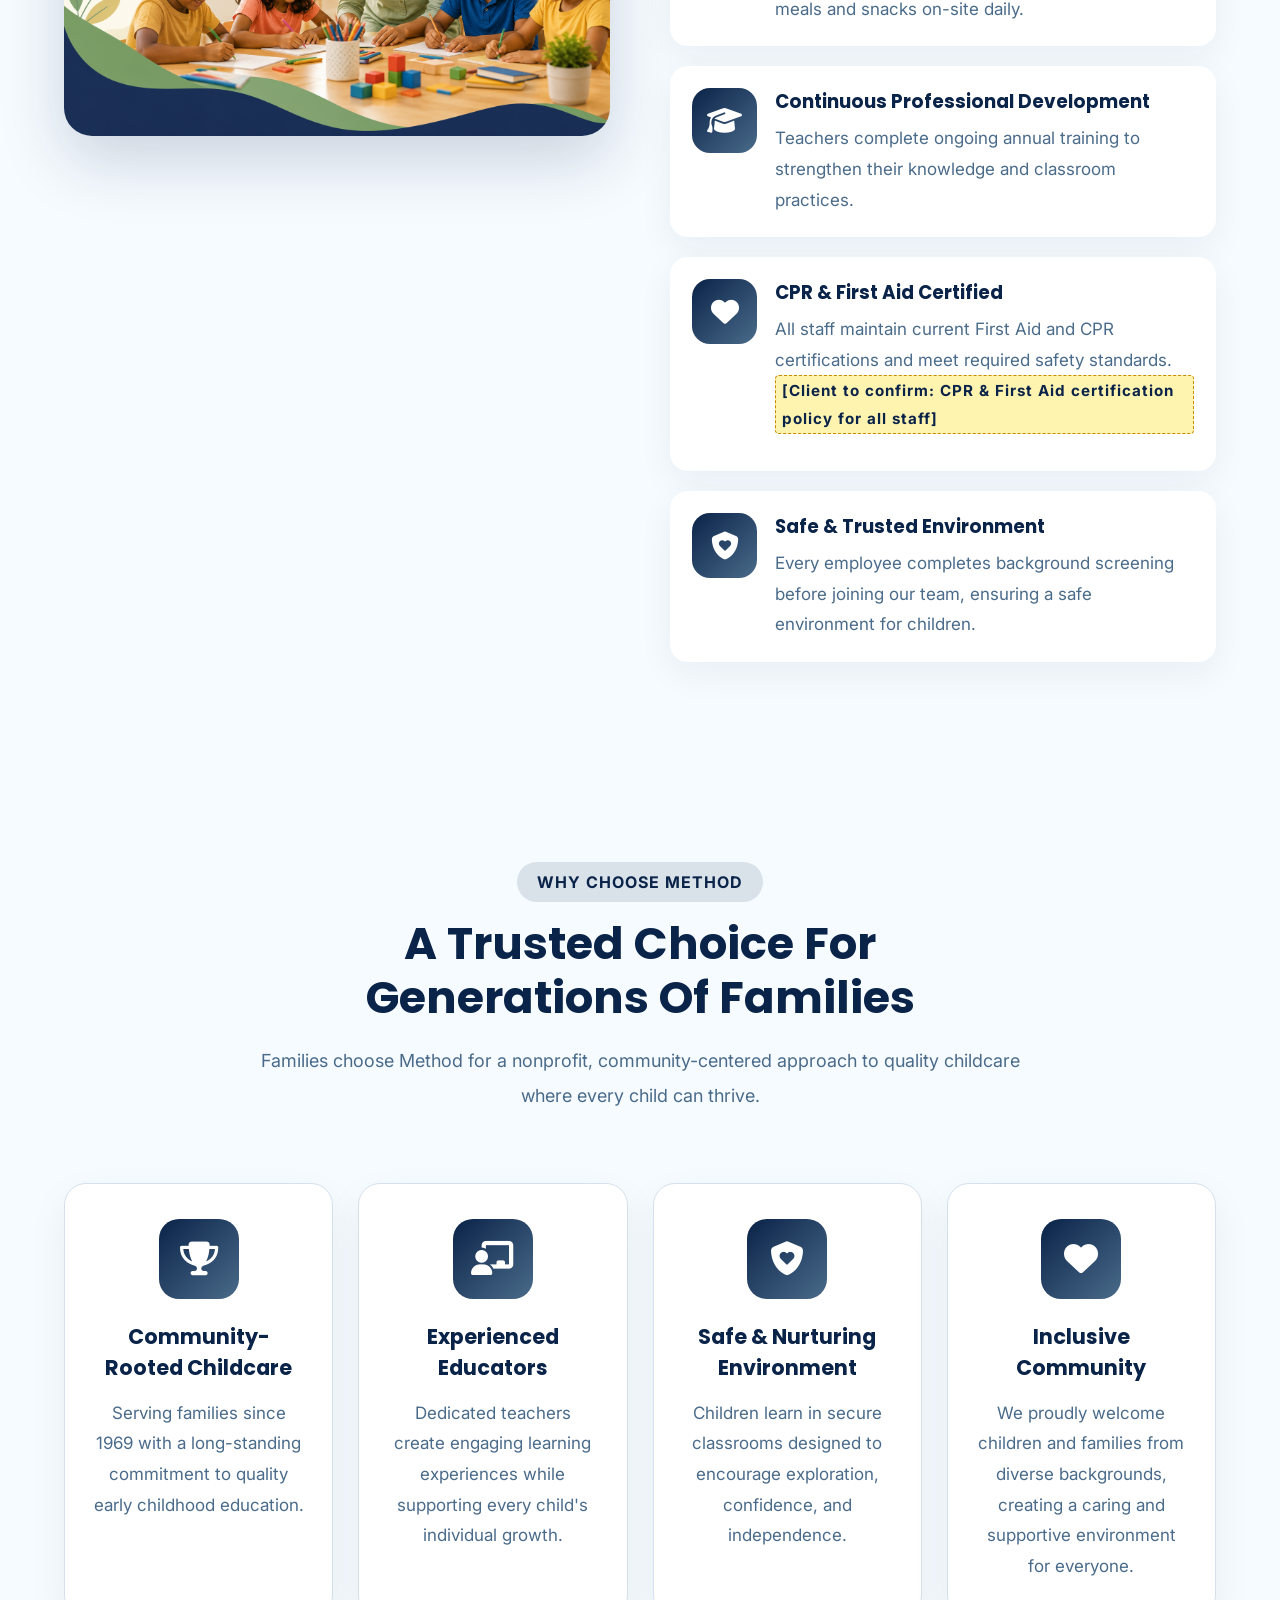
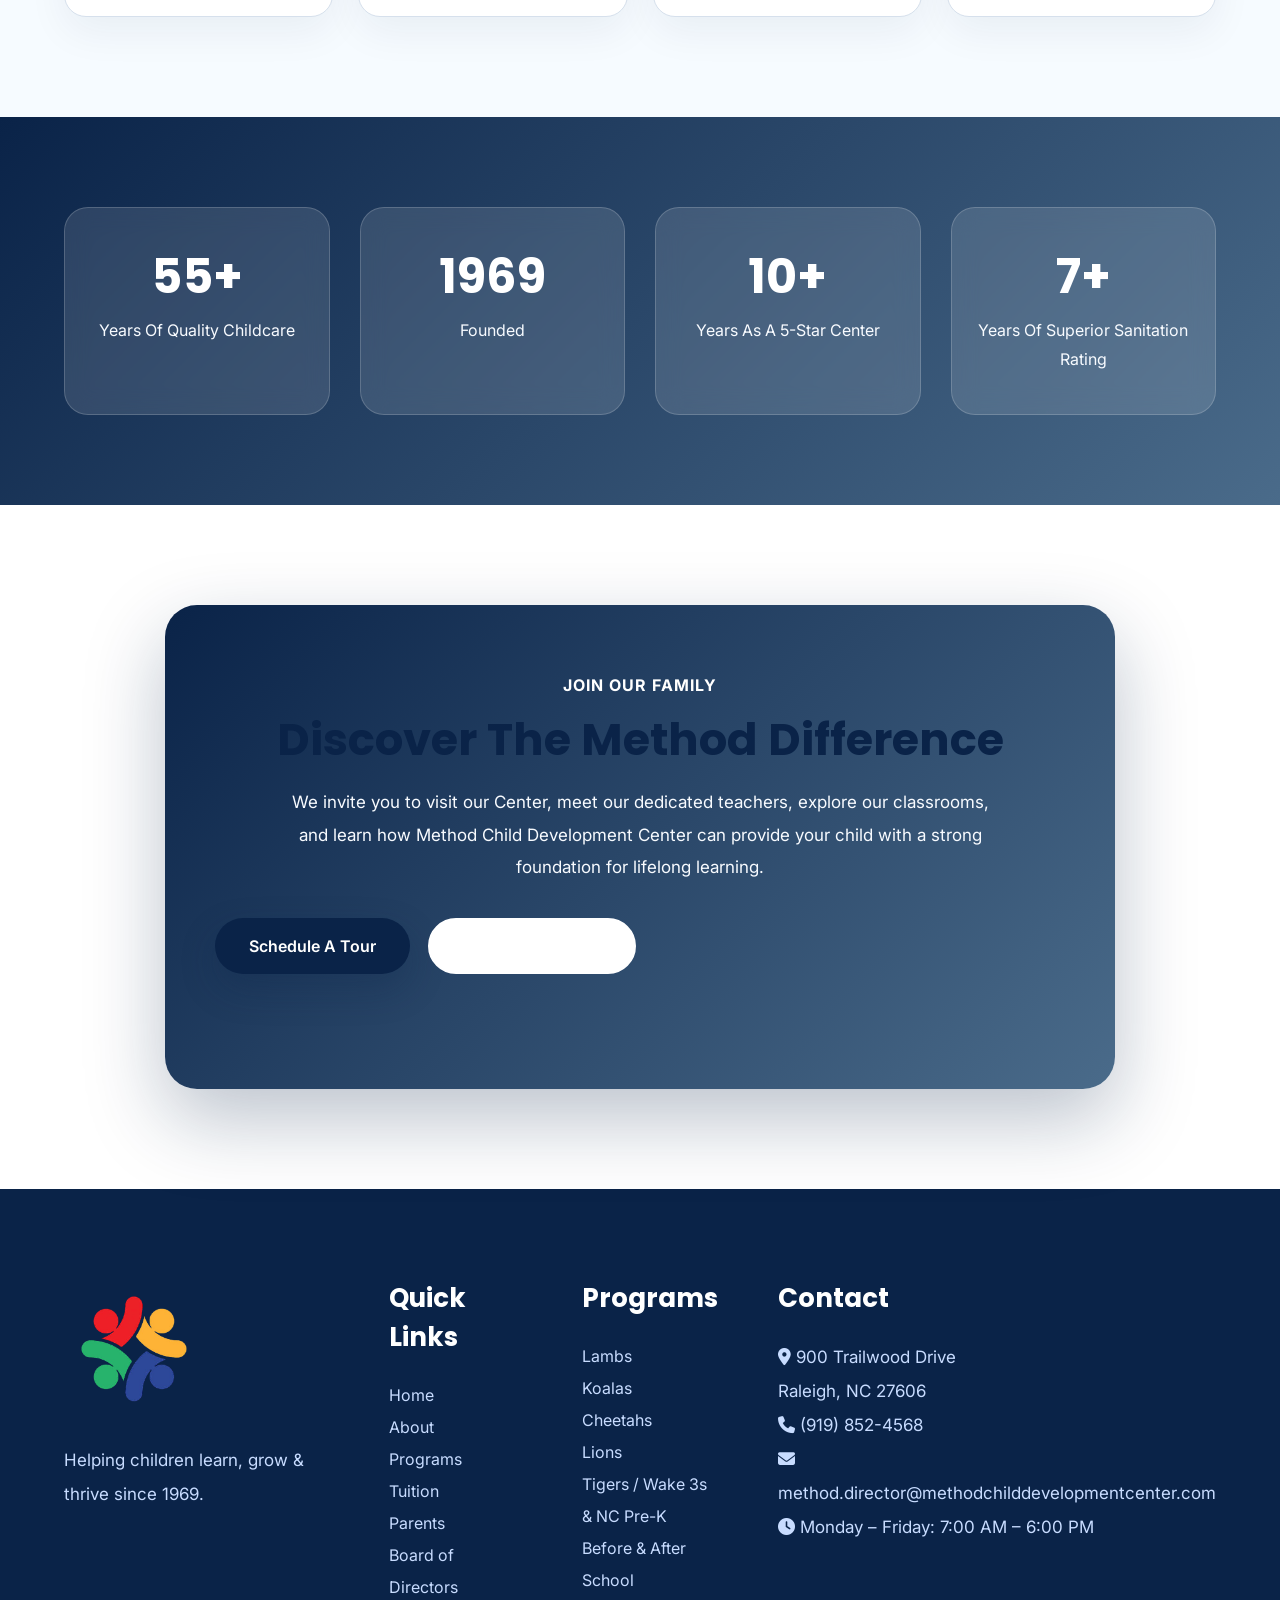
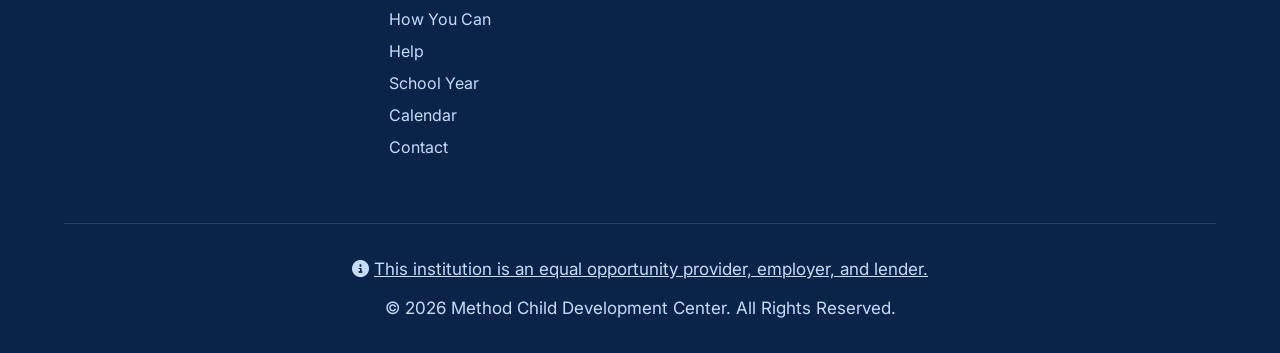
<file: about.html>
<!DOCTYPE html>
<html lang="en">

<head>

<meta charset="UTF-8">
<meta name="viewport" content="width=device-width, initial-scale=1.0">

<title>About Us | Method Child Development Center</title>

<link rel="icon" type="image/png" href="assets/logo.png">
<link rel="stylesheet" href="style.css">
<link rel="stylesheet" href="about.css">

<link rel="preconnect" href="https://fonts.googleapis.com">

<link href="https://fonts.googleapis.com/css2?family=Inter:wght@300;400;500;600;700&family=Poppins:wght@500;600;700;800&display=swap" rel="stylesheet">

  <link rel="stylesheet" href="https://cdnjs.cloudflare.com/ajax/libs/font-awesome/6.7.2/css/all.min.css">
</head>

<body>

<!-- HEADER -->

<header class="header">

<div class="container">

<div class="logo">

<a href="index.html" class="logo-link">
<img src="assets/logo.png" alt="Method Child Development Center">
<div class="logo-text">
<span class="logo-title">Method</span>
<span class="logo-sub">Child Development Center</span>
</div>
</a>

</div>

<nav class="navbar">

<ul>

<li><a href="index.html">Home</a></li>

<li><a class="active" href="about.html">About</a></li>

<li><a href="programs.html">Programs</a></li>

<li><a href="tuition.html">Tuition</a></li>

<li><a href="parents.html">Parents</a></li>

<li><a href="board.html">Board of Directors</a></li>

<li><a href="help.html">How You Can Help</a></li>

<li><a href="contact.html">Contact</a></li>

</ul>

</nav>

<div class="header-btn">

<a href="contact.html" class="btn-primary">

Contact Us

</a>

</div>

<div class="menu-btn">

<i class="fa-solid fa-bars"></i>

</div>

</div>

</header>

<!-- HERO -->

<section class="about-hero">

<div class="container">

<div class="about-hero-grid">

<div class="about-left">

<span class="hero-tag">

ABOUT METHOD

</span>

<h1>

55+ Years Of Quality Childcare, Caring &amp; Growing Together

</h1>

<p>

Since 1969, Method Child Development Center has provided a safe,
nurturing, and affordable learning environment where children from
diverse backgrounds can grow socially, emotionally, and academically.

</p>

<div class="hero-buttons">

<a href="#story" class="btn-primary">

Our Story

</a>

<a href="contact.html" class="btn-secondary">

Schedule A Tour

</a>

</div>

<div class="about-stats">

<div class="stat-box">

<h3>55+</h3>

<p>Years Of Quality Childcare</p>

</div>

<div class="stat-box">
<h3>10+</h3>
<p>Years As A 5-Star Center</p>
</div>
<div class="stat-box">
<h3>7+</h3>
<p>Years Of Superior Sanitation Rating</p>
</div>

<div class="stat-box">

<h3>1969</h3>

<p>Serving Families</p>

</div>

</div>

</div>

<div class="about-right">

<div class="hero-image">

<img src="assets/about-hero.png"
alt="Children Learning">

</div>

<div class="floating-card">

<i class="fa-solid fa-heart"></i> Trusted By Generations Of Families

</div>

</div>

</div>

</div>

</section>

<!-- OUR STORY -->

<section class="our-story" id="story">

<div class="container">

<div class="section-heading">

<span>

OUR STORY

</span>

<h2>

A Legacy Of Inclusion & Quality Care

</h2>

<p>

Method Child Development Center began in 1969 as Wake County's first
multi-racial child care center. Founded by five local churches, the
Center was created to provide quality early childhood education for
children from all socioeconomic backgrounds. Today, Method continues
that mission as a nonprofit organization serving infants through
school-age children in a welcoming and inclusive environment.

</p>

</div>

<div class="story-grid">

<div class="story-card">

<div class="story-icon">

<i class="fa-solid fa-house"></i>

</div>

<h3>

Founded In 1969

</h3>

<p>

Established through the Raleigh Inter-Church Housing Corporation
to provide affordable child care for families across the community.

</p>

</div>

<div class="story-card">

<div class="story-icon">

<i class="fa-solid fa-earth-americas"></i>

</div>

<h3>

Inclusive Community

</h3>

<p>

Method has proudly welcomed children from diverse backgrounds
for more than five decades while celebrating every family's uniqueness.

</p>

</div>

<div class="story-card">

<div class="story-icon">

<i class="fa-solid fa-star"></i>

</div>

<h3>

Five-Star Quality

</h3>

<p>

The Center earned North Carolina's 5-Star License and continues
to provide high-quality early childhood education in a safe,
supportive environment.

</p>

</div>

</div>

</div>

</section>
<!--=====================================
MISSION & VISION
======================================-->

<section class="mission-vision">

<div class="container">

<div class="section-heading">

<span>

OUR PURPOSE

</span>

<h2>

Our Mission & Vision

</h2>

<p>

Our mission and vision are also shared in our Parent Handbook.

</p>

</div>

<div class="mission-grid">

<!-- Mission -->

<div class="mission-card">

<div class="mission-icon">

<i class="fa-solid fa-bullseye"></i>

</div>

<h3>

Our Mission

</h3>

<p>

Method Child Development Center supports a diverse community of
families by wrapping its arms around each child&rsquo;s social,
educational, and emotional needs within a safe, nurturing and
affordable environment.

</p>

</div>

<!-- Vision -->

<div class="mission-card">

<div class="mission-icon">

<i class="fa-solid fa-star"></i>

</div>

<h3>

Our Vision

</h3>

<p>

Method Child Development Center provides a daycare option for children
of all backgrounds and circumstances that act as an extension and
support to the family. Method achieves this goal by encouraging
parents to join in the center community and taking part in center
activities. We believe that working together, and celebrating the
diversity of our community, we enrich our children&rsquo;s lives with
strong values and skills that will help prepare them for their future.

</p>

</div>

</div>

</div>

</section>

<!--=====================================
CURRICULUM
======================================-->

<section class="about-curriculum">
<div class="container">
<div class="section-heading">
<span>OUR CURRICULUM</span>
<h2>Teaching Strategies</h2>
<p>Evidence based. Classroom proven.</p>
</div>
<div class="curriculum-grid">
<div class="curriculum-card">
<div class="curriculum-icon"><i class="fa-solid fa-puzzle-piece"></i></div>
<h3>Play-based, whole-child curriculum</h3>
</div>
<div class="curriculum-card">
<div class="curriculum-icon"><i class="fa-solid fa-graduation-cap"></i></div>
<h3>Daily focus on kindergarten readiness</h3>
</div>
<div class="curriculum-card">
<div class="curriculum-icon"><i class="fa-solid fa-chalkboard-user"></i></div>
<h3>Teacher-friendly with embedded guidance</h3>
</div>
<div class="curriculum-card">
<div class="curriculum-icon"><i class="fa-solid fa-house-chimney-user"></i></div>
<h3>Family-focused to connect school to home</h3>
</div>
</div>
<div class="section-heading" style="margin-top:48px">
<h3>PreK</h3>
</div>
<div class="curriculum-grid">
<div class="curriculum-card">
<div class="curriculum-icon"><i class="fa-solid fa-child-reaching"></i></div>
<h3>Honor the way children learn best through play-based studies.</h3>
</div>
<div class="curriculum-card">
<div class="curriculum-icon"><i class="fa-solid fa-laptop"></i></div>
<h3>Save teachers time with intuitive print and digital tools.</h3>
</div>
<div class="curriculum-card">
<div class="curriculum-icon"><i class="fa-solid fa-book-open"></i></div>
<h3>Nurture language, literacy, math, and social-emotional skills daily.</h3>
</div>
<div class="curriculum-card">
<div class="curriculum-icon"><i class="fa-solid fa-video"></i></div>
<h3>Implement with ease with video support when and where you need it.</h3>
</div>
</div>
</div>
</section>
<!--=====================================
OUR STAFF
======================================-->

<section class="our-staff">

<div class="container">

<div class="section-heading">

<span>

OUR STAFF

</span>

<h2>

Dedicated Professionals Who Care

</h2>

<p>

Our teachers and staff are the heart of Method Child Development
Center. They are committed to creating a safe, nurturing, and
engaging environment where every child feels valued and supported.

</p>

</div>

<div class="leadership-team">
<div class="leader-card">
<div class="leader-icon"><i class="fa-solid fa-user-tie"></i></div>
<h4>Center Director</h4>
<div class="leader-role">Ms. Mac &bull; Director</div>
<p><span class="placeholder">[Client to provide Director photo and education details]</span></p>
</div>
<div class="leader-card">
<div class="leader-icon"><i class="fa-solid fa-chalkboard-user"></i></div>
<h4>Assistant Director</h4>
<div class="leader-role">Assistant Director</div>
<p><span class="placeholder">[Client to provide Assistant Director photo and education details]</span></p>
</div>
</div>
<div class="staff-highlight">

<div class="staff-image">

<img
src="assets/leadership.png"
alt="Center Leadership and Educators">

</div>

<div class="staff-content">

<span>

CENTER LEADERSHIP

</span>

<h3>

Experienced Leadership, Caring Hearts

</h3>

<p>

Our leadership team works closely with families and teachers to
provide exceptional early childhood education. The Center is led by
experienced professionals who are passionate about helping every
child succeed while supporting families throughout their educational
journey.

</p>

<div class="staff-features">
<div class="staff-feature">
<div class="feature-icon"><i class="fa-solid fa-globe"></i></div>
<div>
<h4>A Diverse &amp; Tenured Staff</h4>
<p>Our educators represent diverse cultures, countries, and languages from across the globe. <span class="placeholder">[Client to confirm: Countries, languages, and % of staff with 2+ years at Method]</span></p>
</div>
</div>
<div class="staff-feature">
<div class="feature-icon"><i class="fa-solid fa-utensils"></i></div>
<div>
<h4>Dedicated On-Staff Cook</h4>
<p>Unlike many childcare centers that serve catered or packaged food, Method has our own full-time on-staff cook preparing fresh, nutritious, and balanced meals and snacks on-site daily.</p>
</div>
</div>


<div class="staff-feature">

<div class="feature-icon"><i class="fa-solid fa-graduation-cap"></i></div>

<div>

<h4>

Continuous Professional Development

</h4>

<p>

Teachers complete ongoing annual training to strengthen their
knowledge and classroom practices.

</p>

</div>

</div>

<div class="staff-feature">

<div class="feature-icon"><i class="fa-solid fa-heart"></i></div>

<div>

<h4>

CPR & First Aid Certified

</h4>

<p>

All staff maintain current First Aid and CPR certifications and meet required safety standards. <span class="placeholder">[Client to confirm: CPR &amp; First Aid certification policy for all staff]</span>

</p>

</div>

</div>

<div class="staff-feature">

<div class="feature-icon"><i class="fa-solid fa-shield-heart"></i></div>

<div>

<h4>

Safe & Trusted Environment

</h4>

<p>

Every employee completes background screening before joining our
team, ensuring a safe environment for children.

</p>

</div>

</div>

</div>

</div>

</div>

</div>

</section>

<!--=====================================
BOARD OF DIRECTORS
======================================-->


<!--=====================================
WHY FAMILIES CHOOSE US
======================================-->

<section class="why-choose-about">

<div class="container">

<div class="section-heading">

<span>

WHY CHOOSE METHOD

</span>

<h2>

A Trusted Choice For Generations Of Families

</h2>

<p>

Families choose Method for a nonprofit, community-centered
approach to quality childcare where every child can thrive.

</p>

</div>

<div class="choose-grid">

<div class="choose-card">

<div class="choose-icon">

<i class="fa-solid fa-trophy"></i>

</div>

<h3>

Community-Rooted Childcare

</h3>

<p>

Serving families since 1969 with a long-standing commitment to
quality early childhood education.

</p>

</div>

<div class="choose-card">

<div class="choose-icon">

<i class="fa-solid fa-chalkboard-user"></i>

</div>

<h3>

Experienced Educators

</h3>

<p>

Dedicated teachers create engaging learning experiences while
supporting every child's individual growth.

</p>

</div>

<div class="choose-card">

<div class="choose-icon">

<i class="fa-solid fa-shield-heart"></i>

</div>

<h3>

Safe & Nurturing Environment

</h3>

<p>

Children learn in secure classrooms designed to encourage
exploration, confidence, and independence.

</p>

</div>

<div class="choose-card">

<div class="choose-icon">

<i class="fa-solid fa-heart"></i>

</div>

<h3>

Inclusive Community

</h3>

<p>

We proudly welcome children and families from diverse
backgrounds, creating a caring and supportive environment
for everyone.

</p>

</div>

</div>

</div>

</section>

<!--=====================================
OUR IMPACT
======================================-->

<section class="about-impact">

<div class="container">

<div class="impact-grid">

<div class="impact-card">

<h2>55+</h2>
<p>Years Of Quality Childcare</p>

</div>

<div class="impact-card">

<h2>

1969

</h2>

<p>

Founded

</p>

</div>

<div class="impact-card">

<h2>10+</h2>
<p>Years As A 5-Star Center</p>

</div>

<div class="impact-card">

<h2>7+</h2>
<p>Years Of Superior Sanitation Rating</p>

</div>

</div>

</div>

</section>

<!--=====================================
CALL TO ACTION
======================================-->

<section class="about-cta">

<div class="container">

<div class="cta-card">

<span>

JOIN OUR FAMILY

</span>

<h2>

Discover The Method Difference

</h2>

<p>

We invite you to visit our Center, meet our dedicated teachers,
explore our classrooms, and learn how Method Child Development
Center can provide your child with a strong foundation for lifelong
learning.

</p>

<div class="hero-buttons">

<a
href="contact.html"
class="btn-primary">

Schedule A Tour

</a>

<a
href="programs.html"
class="btn-secondary">

Explore Programs

</a>

</div>

</div>

</div>

</section>

<!--=====================================
FOOTER
======================================-->

<footer>

<div class="container">

<div class="footer-grid">

<div>

<img src="assets/logo.png" class="footer-logo" alt="Method Logo">

<p>

Helping children learn,
grow & thrive since 1969.

</p>

</div>

<div>

<h3>

Quick Links

</h3>

<ul>

<li><a href="index.html">Home</a></li>
<li><a href="about.html">About</a></li>
<li><a href="programs.html">Programs</a></li>
<li><a href="tuition.html">Tuition</a></li>
<li><a href="parents.html">Parents</a></li>
<li><a href="board.html">Board of Directors</a></li>
<li><a href="help.html">How You Can Help</a></li>
<li><a href="https://www.methodchilddevelopmentcenter.com/calendar" target="_blank" rel="noopener">School Year Calendar</a></li>
<li><a href="contact.html">Contact</a></li>

</ul>

</div>

<div>

<h3>

Programs

</h3>

<ul>

                <li><a href="programs.html">Lambs</a></li>
<li><a href="programs.html">Koalas</a></li>
<li><a href="programs.html">Cheetahs</a></li>
<li><a href="programs.html">Lions</a></li>
<li><a href="programs.html">Tigers / Wake 3s & NC Pre-K</a></li>
<li><a href="programs.html">Before & After School</a></li>

</ul>

</div>

<div>

<h3>

Contact

</h3>

<p><i class="fa-solid fa-location-dot"></i> 900 Trailwood Drive<br>Raleigh, NC 27606</p>

<p><i class="fa-solid fa-phone"></i> (919) 852-4568</p>

<p><i class="fa-solid fa-envelope"></i> method.director@methodchilddevelopmentcenter.com</p>

<p><i class="fa-solid fa-clock"></i> Monday &ndash; Friday: 7:00 AM &ndash; 6:00 PM</p>

</div>

</div>

<div class="copyright">

<p class="usda-statement"><i class="fa-solid fa-circle-info"></i> <a href="https://www.usda.gov/non-discrimination-statement" target="_blank" rel="noopener">This institution is an equal opportunity provider, employer, and lender.</a></p>

<p>

© 2026 Method Child Development Center.
All Rights Reserved.

</p>

</div>

</div>

</footer>

<script src="script.js"></script>

</body>

</html>
</file>
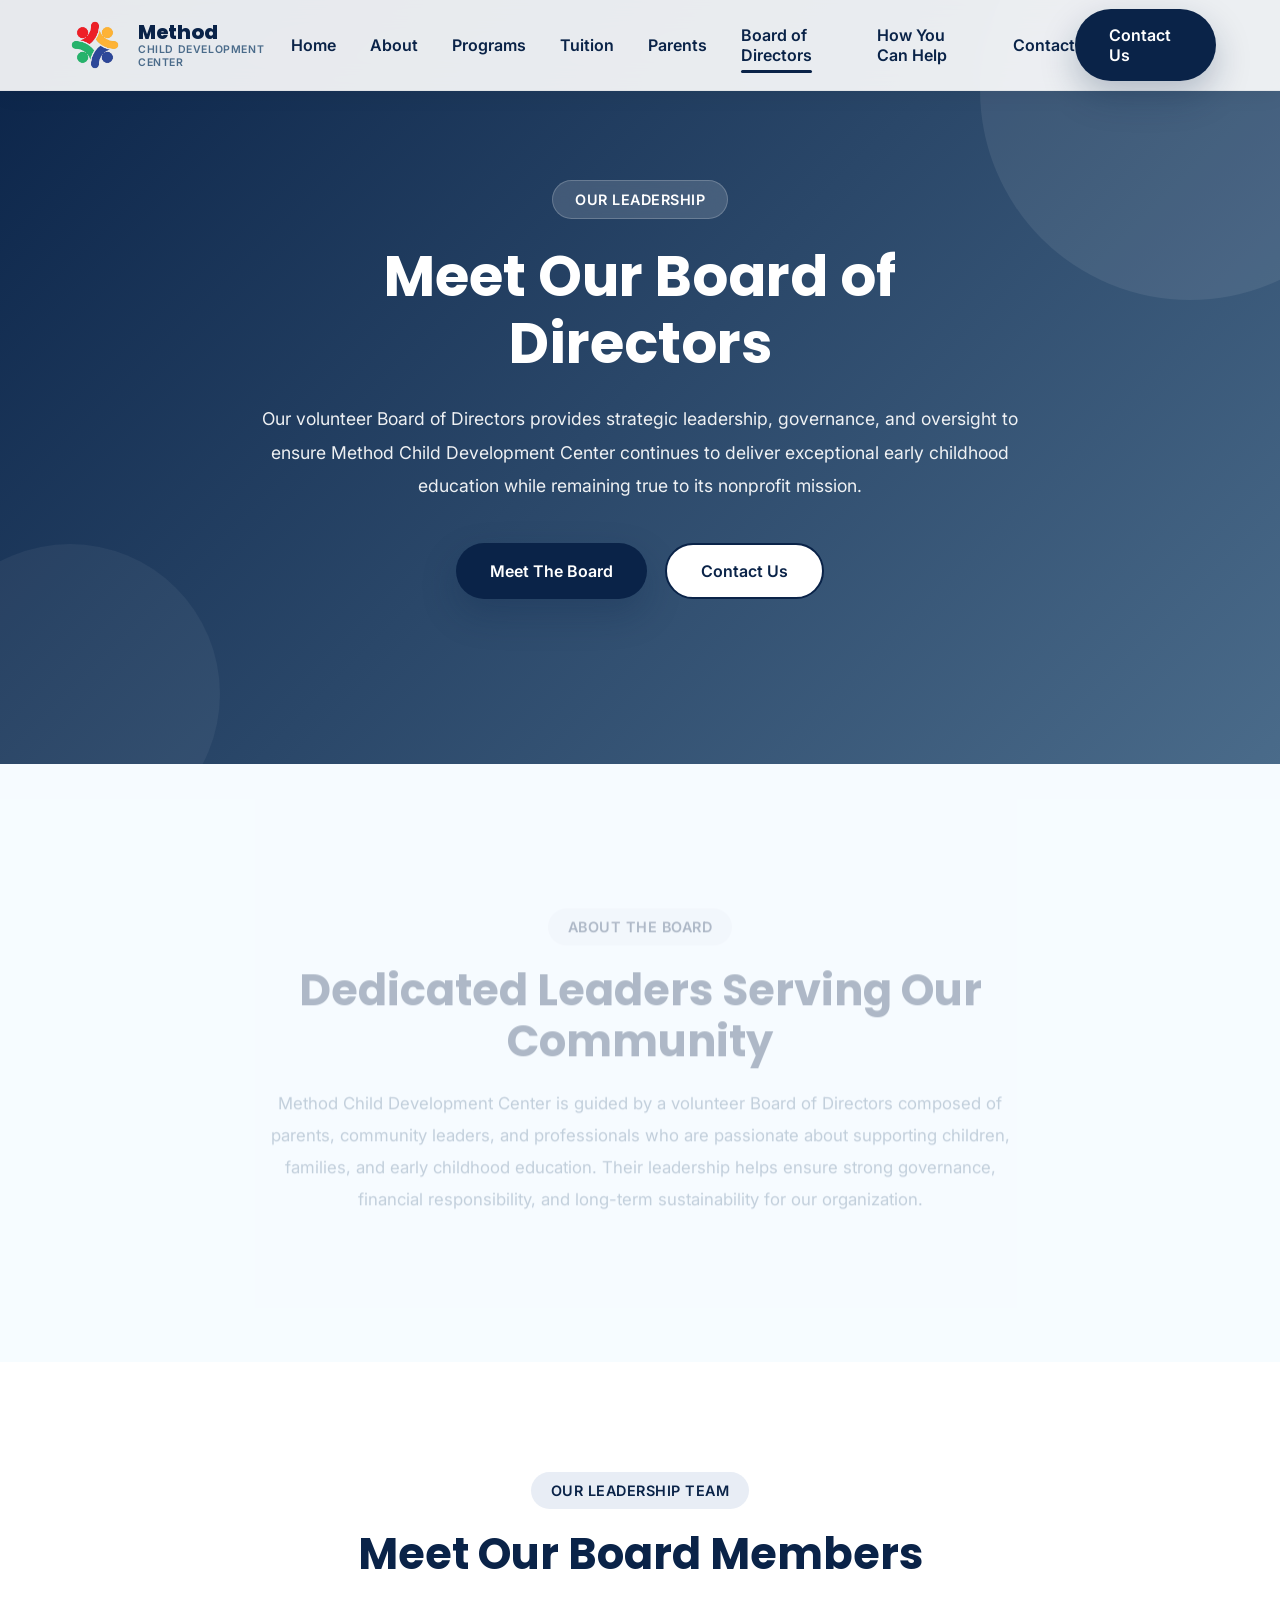
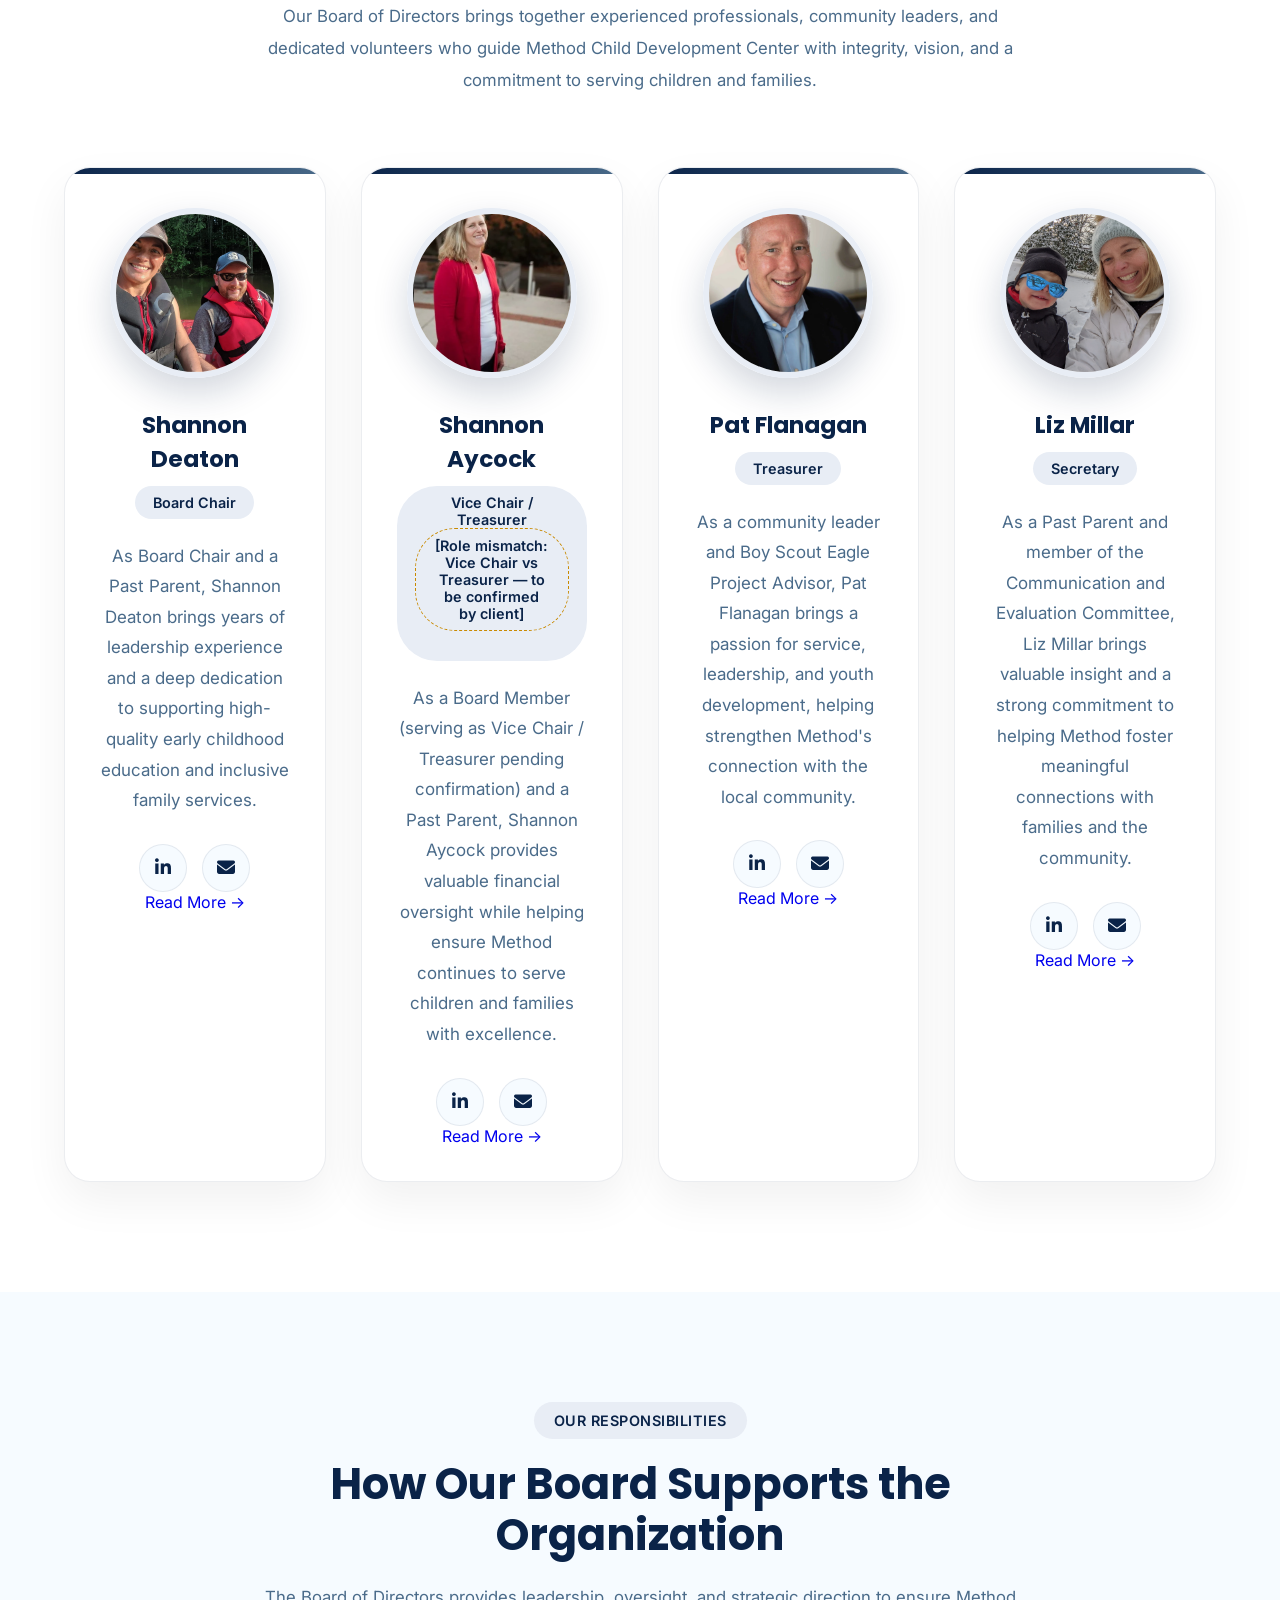
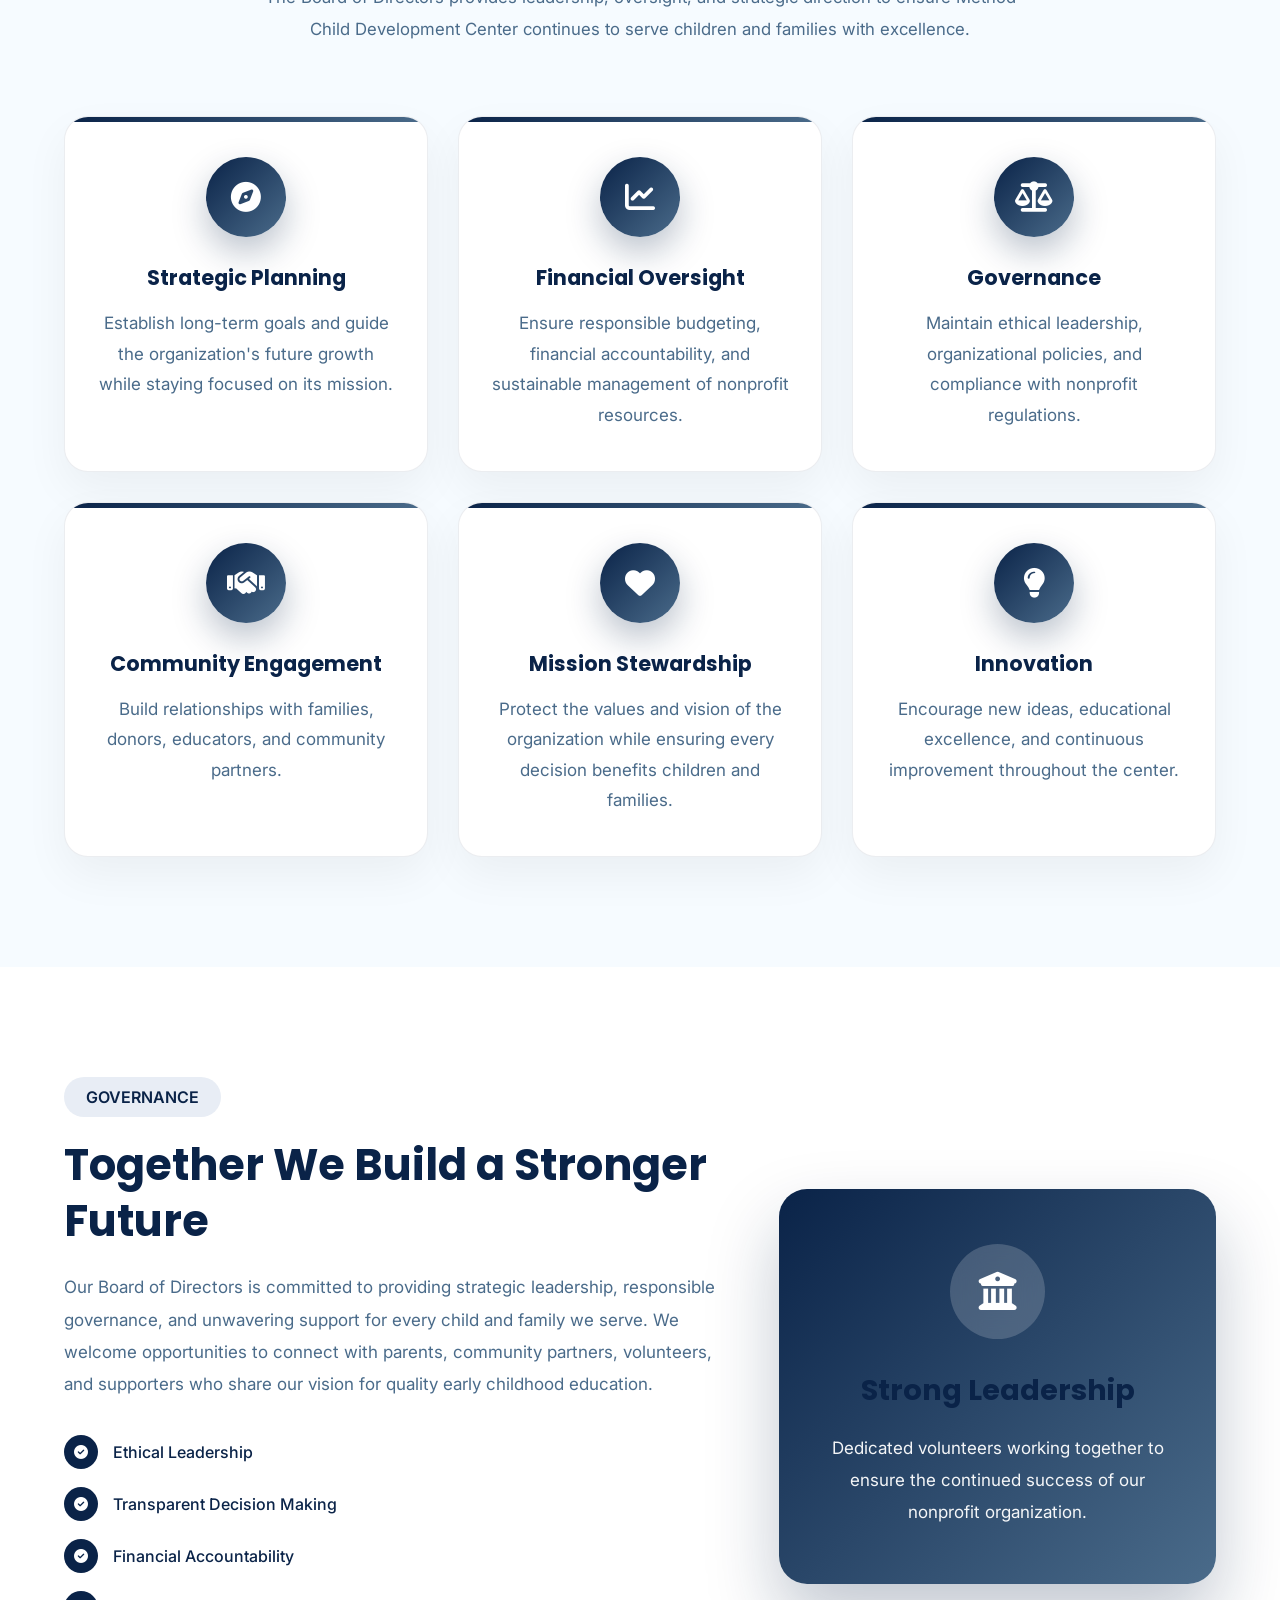
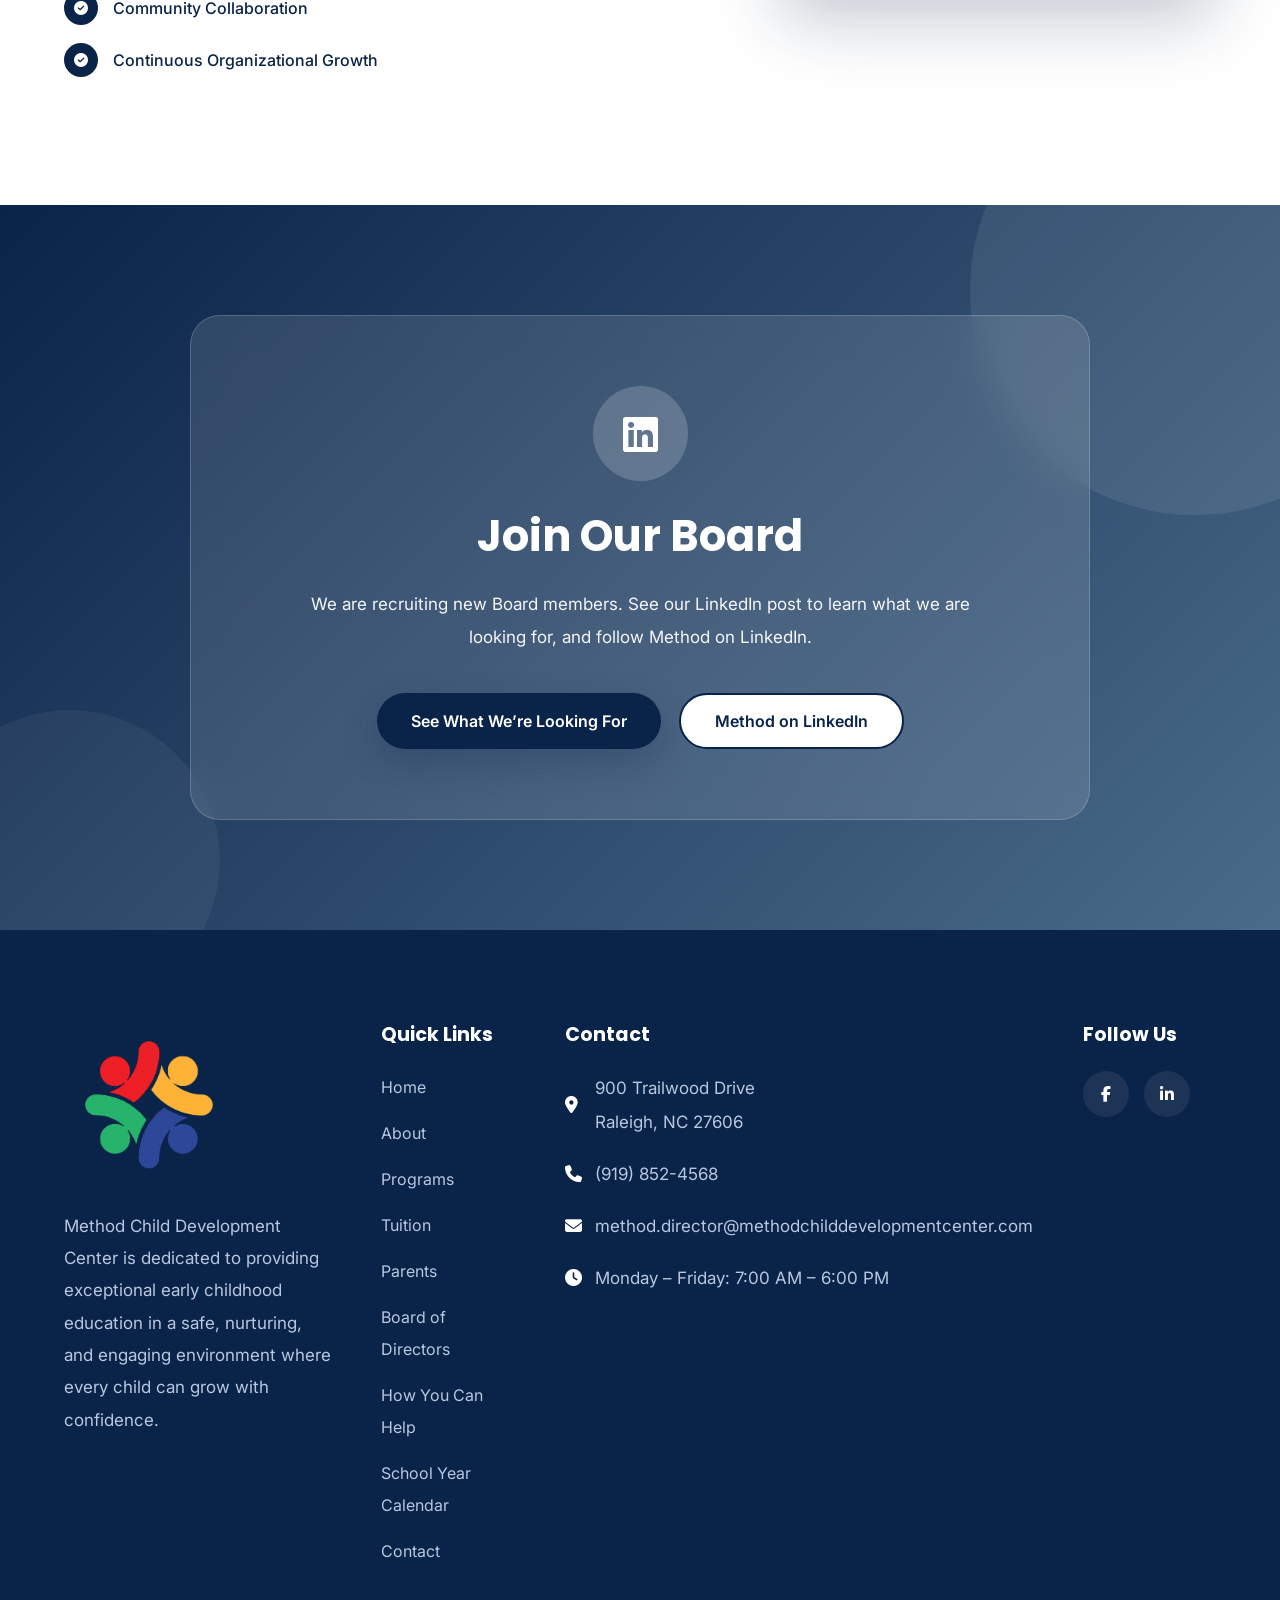
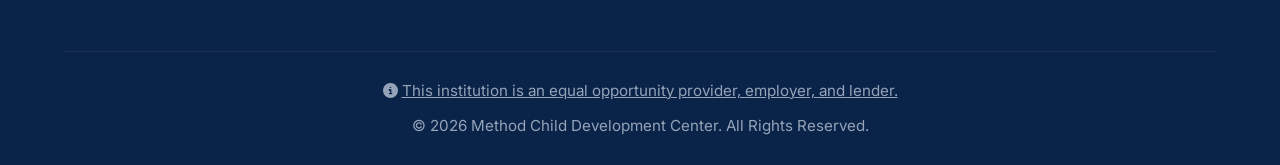
<file: board.html>
<!DOCTYPE html>
<html lang="en">

<head>

<meta charset="UTF-8">
<meta name="viewport" content="width=device-width, initial-scale=1.0">

<title>Board of Directors | Method Child Development Center</title>

<link rel="icon" type="image/png" href="assets/logo.png">
<link rel="stylesheet" href="style.css">
<link rel="stylesheet" href="board.css">

<link rel="preconnect" href="https://fonts.googleapis.com">

<link href="https://fonts.googleapis.com/css2?family=Inter:wght@300;400;500;600;700&family=Poppins:wght@500;600;700;800&display=swap" rel="stylesheet">

<!-- Font Awesome -->

<link rel="stylesheet"
href="https://cdnjs.cloudflare.com/ajax/libs/font-awesome/6.7.2/css/all.min.css">

</head>

<body>

<!--==============================
HEADER
===============================-->

<header class="header">

<div class="container">

<div class="logo">

<a href="index.html" class="logo-link">
<img src="assets/logo.png" alt="Method Child Development Center">
<div class="logo-text">
<span class="logo-title">Method</span>
<span class="logo-sub">Child Development Center</span>
</div>
</a>

</div>

<nav class="navbar">

<ul>

<li><a href="index.html">Home</a></li>
<li><a href="about.html">About</a></li>
<li><a href="programs.html">Programs</a></li>
<li><a href="tuition.html">Tuition</a></li>
<li><a href="parents.html">Parents</a></li>
<li><a class="active" href="board.html">Board of Directors</a></li>
<li><a href="help.html">How You Can Help</a></li>
<li><a href="contact.html">Contact</a></li>

</ul>

</nav>

<div class="header-btn">

<a href="contact.html" class="btn-primary">

Contact Us

</a>

</div>

<div class="menu-btn">

<i class="fa-solid fa-bars"></i>

</div>

</div>

</header>

<!--==============================
HERO
===============================-->

<section class="board-hero">

<div class="container">

<div class="board-hero-content">

<span class="hero-tag">

OUR LEADERSHIP

</span>

<h1>

Meet Our Board of Directors

</h1>

<p>

Our volunteer Board of Directors provides strategic leadership,
governance, and oversight to ensure Method Child Development Center
continues to deliver exceptional early childhood education while
remaining true to its nonprofit mission.

</p>

<div class="hero-buttons">

<a href="#board-members" class="btn-primary">

Meet The Board

</a>

<a href="contact.html" class="btn-secondary">

Contact Us

</a>

</div>

</div>

</div>

</section>

<!--==============================
ABOUT THE BOARD
===============================-->

<section class="about-board">

<div class="container">

<div class="section-heading">

<span>

ABOUT THE BOARD

</span>

<h2>

Dedicated Leaders Serving Our Community

</h2>

<p>

Method Child Development Center is guided by a volunteer Board of
Directors composed of parents, community leaders, and professionals
who are passionate about supporting children, families, and early
childhood education. Their leadership helps ensure strong governance,
financial responsibility, and long-term sustainability for our
organization.

</p>

</div>



</div>

</section>
<!--=====================================
BOARD MEMBERS
======================================-->

<section class="board-members" id="board-members">

<div class="container">

<div class="section-heading">

<span>

OUR LEADERSHIP TEAM

</span>

<h2>

Meet Our Board Members

</h2>

<p>

Our Board of Directors brings together experienced professionals,
community leaders, and dedicated volunteers who guide Method Child
Development Center with integrity, vision, and a commitment to
serving children and families.

</p>

</div>

<div class="members-grid">

<!-- Member 1 -->

<div class="member-card">

<div class="member-image">

<img src="assets/Shannon Deaton.png" alt="Shannon Deaton - Board Chair">

</div>

<div class="member-content">

<h3>Shannon Deaton</h3>

<span>Board Chair</span>

<p>

 As Board Chair and a Past Parent, Shannon Deaton brings years of leadership experience and a deep dedication to supporting high-quality early childhood education and inclusive family services.

</p>

<div class="member-social">

<a href="https://www.linkedin.com/company/methodcdc/about/" target="_blank" rel="noopener"><i class="fa-brands fa-linkedin-in"></i></a>

<a href="mailto:boardofdirectors@methodchilddevelopmentcenter.com"><i class="fa-solid fa-envelope"></i></a>
 
</div>
<a href="boardd/Shannon Deaton.html" class="read-more-btn">
            Read More → </a>
</div>

</div>

<!-- Member 2 -->

<div class="member-card">

<div class="member-image">

<img src="assets/Shannon Aycock.png" alt="Shannon Aycock - Vice Chair">

</div>

<div class="member-content">

<h3>Shannon Aycock</h3>

<span>Vice Chair / Treasurer <span class="placeholder">[Role mismatch: Vice Chair vs Treasurer &mdash; to be confirmed by client]</span></span>

<p>

As a Board Member (serving as Vice Chair / Treasurer pending confirmation) and a Past Parent, Shannon Aycock provides valuable financial oversight while helping ensure Method continues to serve children and families with excellence.
</p>

<div class="member-social">

<a href="https://www.linkedin.com/company/methodcdc/about/" target="_blank" rel="noopener"><i class="fa-brands fa-linkedin-in"></i></a>

<a href="mailto:boardofdirectors@methodchilddevelopmentcenter.com"><i class="fa-solid fa-envelope"></i></a>

</div>
<a href="boardd/Shannon Aycock.html" class="read-more-btn">
            Read More → </a>
</div>

</div>

<!-- Member 3 -->

<div class="member-card">

<div class="member-image">

<img src="assets/Pat flanagan.png" alt="Pat Flanagan - Treasurer">

</div>

<div class="member-content">

<h3>Pat Flanagan</h3>

<span>Treasurer</span>

<p>

As a community leader and Boy Scout Eagle Project Advisor, Pat Flanagan brings a passion for service, leadership, and youth development, helping strengthen Method's connection with the local community.

</p>

<div class="member-social">

<a href="https://www.linkedin.com/company/methodcdc/about/" target="_blank" rel="noopener"><i class="fa-brands fa-linkedin-in"></i></a>

<a href="mailto:boardofdirectors@methodchilddevelopmentcenter.com"><i class="fa-solid fa-envelope"></i></a>

</div>
<a href="boardd/Pat Flanagan.html" class="read-more-btn">
            Read More → </a>
</div>

</div>

<!-- Member 4 -->

<div class="member-card">

<div class="member-image">

<img src="assets/Liz Millar.png" alt="Liz Millar - Secretary">

</div>

<div class="member-content">

<h3>Liz Millar</h3>

<span>Secretary</span>

<p>

As a Past Parent and member of the Communication and Evaluation Committee, Liz Millar brings valuable insight and a strong commitment to helping Method foster meaningful connections with families and the community.

</p>

<div class="member-social">

<a href="https://www.linkedin.com/company/methodcdc/about/" target="_blank" rel="noopener"><i class="fa-brands fa-linkedin-in"></i></a>

<a href="mailto:boardofdirectors@methodchilddevelopmentcenter.com"><i class="fa-solid fa-envelope"></i></a>

</div>
<a href="boardd/Liz Millar.html" class="read-more-btn">
            Read More → </a>
</div>

</div>

</div>

</div>

</section>
<!--=====================================
BOARD RESPONSIBILITIES
======================================-->

<section class="board-responsibilities">

    <div class="container">

        <div class="section-heading">

            <span>OUR RESPONSIBILITIES</span>

            <h2>How Our Board Supports the Organization</h2>

            <p>
                The Board of Directors provides leadership, oversight,
                and strategic direction to ensure Method Child Development
                Center continues to serve children and families with excellence.
            </p>

        </div>

        <div class="responsibility-grid">

            <div class="responsibility-card">

                <div class="icon">
                    <i class="fa-solid fa-compass"></i>
                </div>

                <h3>Strategic Planning</h3>

                <p>
                    Establish long-term goals and guide the organization's
                    future growth while staying focused on its mission.
                </p>

            </div>

            <div class="responsibility-card">

                <div class="icon">
                    <i class="fa-solid fa-chart-line"></i>
                </div>

                <h3>Financial Oversight</h3>

                <p>
                    Ensure responsible budgeting, financial accountability,
                    and sustainable management of nonprofit resources.
                </p>

            </div>

            <div class="responsibility-card">

                <div class="icon">
                    <i class="fa-solid fa-scale-balanced"></i>
                </div>

                <h3>Governance</h3>

                <p>
                    Maintain ethical leadership, organizational policies,
                    and compliance with nonprofit regulations.
                </p>

            </div>

            <div class="responsibility-card">

                <div class="icon">
                    <i class="fa-solid fa-handshake"></i>
                </div>

                <h3>Community Engagement</h3>

                <p>
                    Build relationships with families, donors,
                    educators, and community partners.
                </p>

            </div>

            <div class="responsibility-card">

                <div class="icon">
                    <i class="fa-solid fa-heart"></i>
                </div>

                <h3>Mission Stewardship</h3>

                <p>
                    Protect the values and vision of the organization while
                    ensuring every decision benefits children and families.
                </p>

            </div>

            <div class="responsibility-card">

                <div class="icon">
                    <i class="fa-solid fa-lightbulb"></i>
                </div>

                <h3>Innovation</h3>

                <p>
                    Encourage new ideas, educational excellence,
                    and continuous improvement throughout the center.
                </p>

            </div>

        </div>

    </div>

</section>

<!--=====================================
GOVERNANCE PRINCIPLES
======================================-->

<section class="governance">

    <div class="container">

        <div class="governance-wrapper">

            <div class="governance-left">

                <span class="section-tag">
                    GOVERNANCE
                </span>

                <h2>Together We Build a Stronger Future</h2>

                <p>

                    Our Board of Directors is committed to providing strategic
leadership, responsible governance, and unwavering support
for every child and family we serve.
We welcome opportunities to connect with parents,
community partners, volunteers, and supporters who share
our vision for quality early childhood education.

                </p>

                <ul>

                    <li>
                        <i class="fa-solid fa-circle-check"></i>
                        Ethical Leadership
                    </li>

                    <li>
                        <i class="fa-solid fa-circle-check"></i>
                        Transparent Decision Making
                    </li>

                    <li>
                        <i class="fa-solid fa-circle-check"></i>
                        Financial Accountability
                    </li>

                    <li>
                        <i class="fa-solid fa-circle-check"></i>
                        Community Collaboration
                    </li>

                    <li>
                        <i class="fa-solid fa-circle-check"></i>
                        Continuous Organizational Growth
                    </li>

                </ul>

            </div>

            <div class="governance-right">

                <div class="governance-card">

                    <div class="icon">
                        <i class="fa-solid fa-building-columns"></i>
                    </div>

                    <h3>Strong Leadership</h3>

                    <p>

                        Dedicated volunteers working together to ensure
                        the continued success of our nonprofit organization.

                    </p>

                </div>

            </div>

        </div>

    </div>

</section>
<!--=====================================
CALL TO ACTION
======================================-->

<section class="board-cta">
<div class="container">
<div class="cta-box">
<div class="cta-icon"><i class="fa-brands fa-linkedin"></i></div>
<h2>Join Our Board</h2>
<p>
We are recruiting new Board members. See our LinkedIn post to learn
what we are looking for, and follow Method on LinkedIn.
</p>
<div class="cta-buttons">
<a href="https://www.linkedin.com/posts/dominique-grimes-medlin_method-child-development-center-raleigh-activity-7455621661799927808-bd_k?utm_source=share&utm_medium=member_desktop&rcm=ACoAAArS_NgBIqOScKlwQfiH7u6YwbCWU__e5V4" class="btn-primary" target="_blank" rel="noopener">See What We&rsquo;re Looking For</a>
<a href="https://www.linkedin.com/company/methodcdc/about/" class="btn-secondary" target="_blank" rel="noopener">Method on LinkedIn</a>
</div>
</div>
</div>
</section>

<!--=====================================
FOOTER
======================================-->

<footer class="footer">

    <div class="container">

        <div class="footer-grid">

            <!-- Logo -->

            <div class="footer-about">

                <img src="assets/logo.png" alt="Method Child Development Center">

                <p>

                    Method Child Development Center is dedicated to
                    providing exceptional early childhood education in a
                    safe, nurturing, and engaging environment where every
                    child can grow with confidence.

                </p>

            </div>

            <!-- Quick Links -->

            <div class="footer-links">

                <h4>Quick Links</h4>

                <ul>

                    <li><a href="index.html">Home</a></li>
                    <li><a href="about.html">About</a></li>
                    <li><a href="programs.html">Programs</a></li>
                    <li><a href="tuition.html">Tuition</a></li>
                    <li><a href="parents.html">Parents</a></li>
                    <li><a href="board.html">Board of Directors</a></li>
                    <li><a href="help.html">How You Can Help</a></li>
                    <li><a href="https://www.methodchilddevelopmentcenter.com/calendar" target="_blank" rel="noopener">School Year Calendar</a></li>
                    <li><a href="contact.html">Contact</a></li>

                </ul>

            </div>

            <!-- Contact -->

            <div class="footer-contact">

                <h4>Contact</h4>

                <p>

                    <i class="fa-solid fa-location-dot"></i>

                    900 Trailwood Drive<br>Raleigh, NC 27606

                </p>

                <p>

                    <i class="fa-solid fa-phone"></i>

                    (919) 852-4568

                </p>

                <p>

                    <i class="fa-solid fa-envelope"></i>

                    method.director@methodchilddevelopmentcenter.com

                </p>

                <p>

                    <i class="fa-solid fa-clock"></i>

                    Monday &ndash; Friday: 7:00 AM &ndash; 6:00 PM

                </p>

            </div>

            <!-- Social -->

            <div class="footer-social">

                <h4>Follow Us</h4>

                <div class="social-icons">

                    <a href="https://www.facebook.com" target="_blank" rel="noopener"><i class="fa-brands fa-facebook-f"></i></a>

                    <a href="https://www.linkedin.com/company/methodcdc/about/" target="_blank" rel="noopener"><i class="fa-brands fa-linkedin-in"></i></a>

                </div>

            </div>

        </div>

        <div class="footer-bottom">

            <p class="usda-statement"><i class="fa-solid fa-circle-info"></i> <a href="https://www.usda.gov/non-discrimination-statement" target="_blank" rel="noopener">This institution is an equal opportunity provider, employer, and lender.</a></p>

            <p>

                © 2026 Method Child Development Center. All Rights Reserved.

            </p>

        </div>

    </div>

</footer>

<script src="script.js"></script>

</body>
</html>
</file>
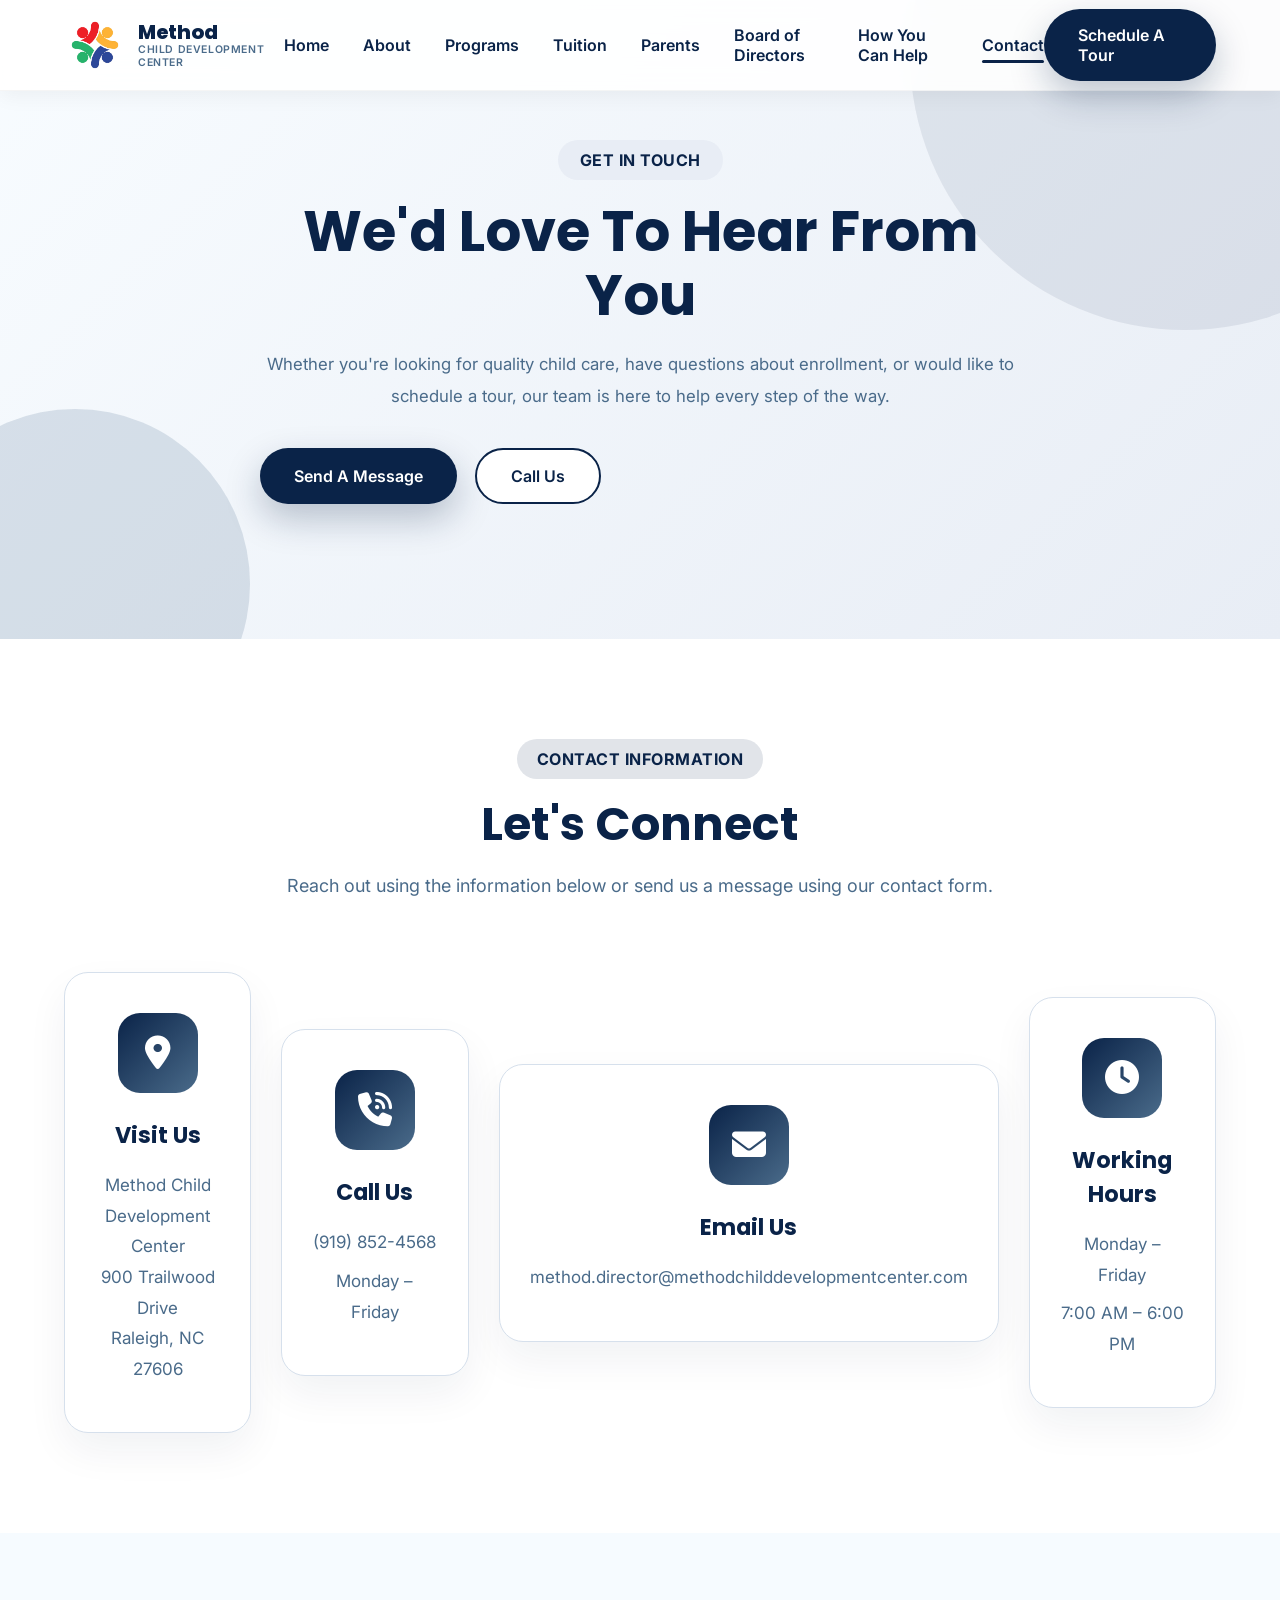
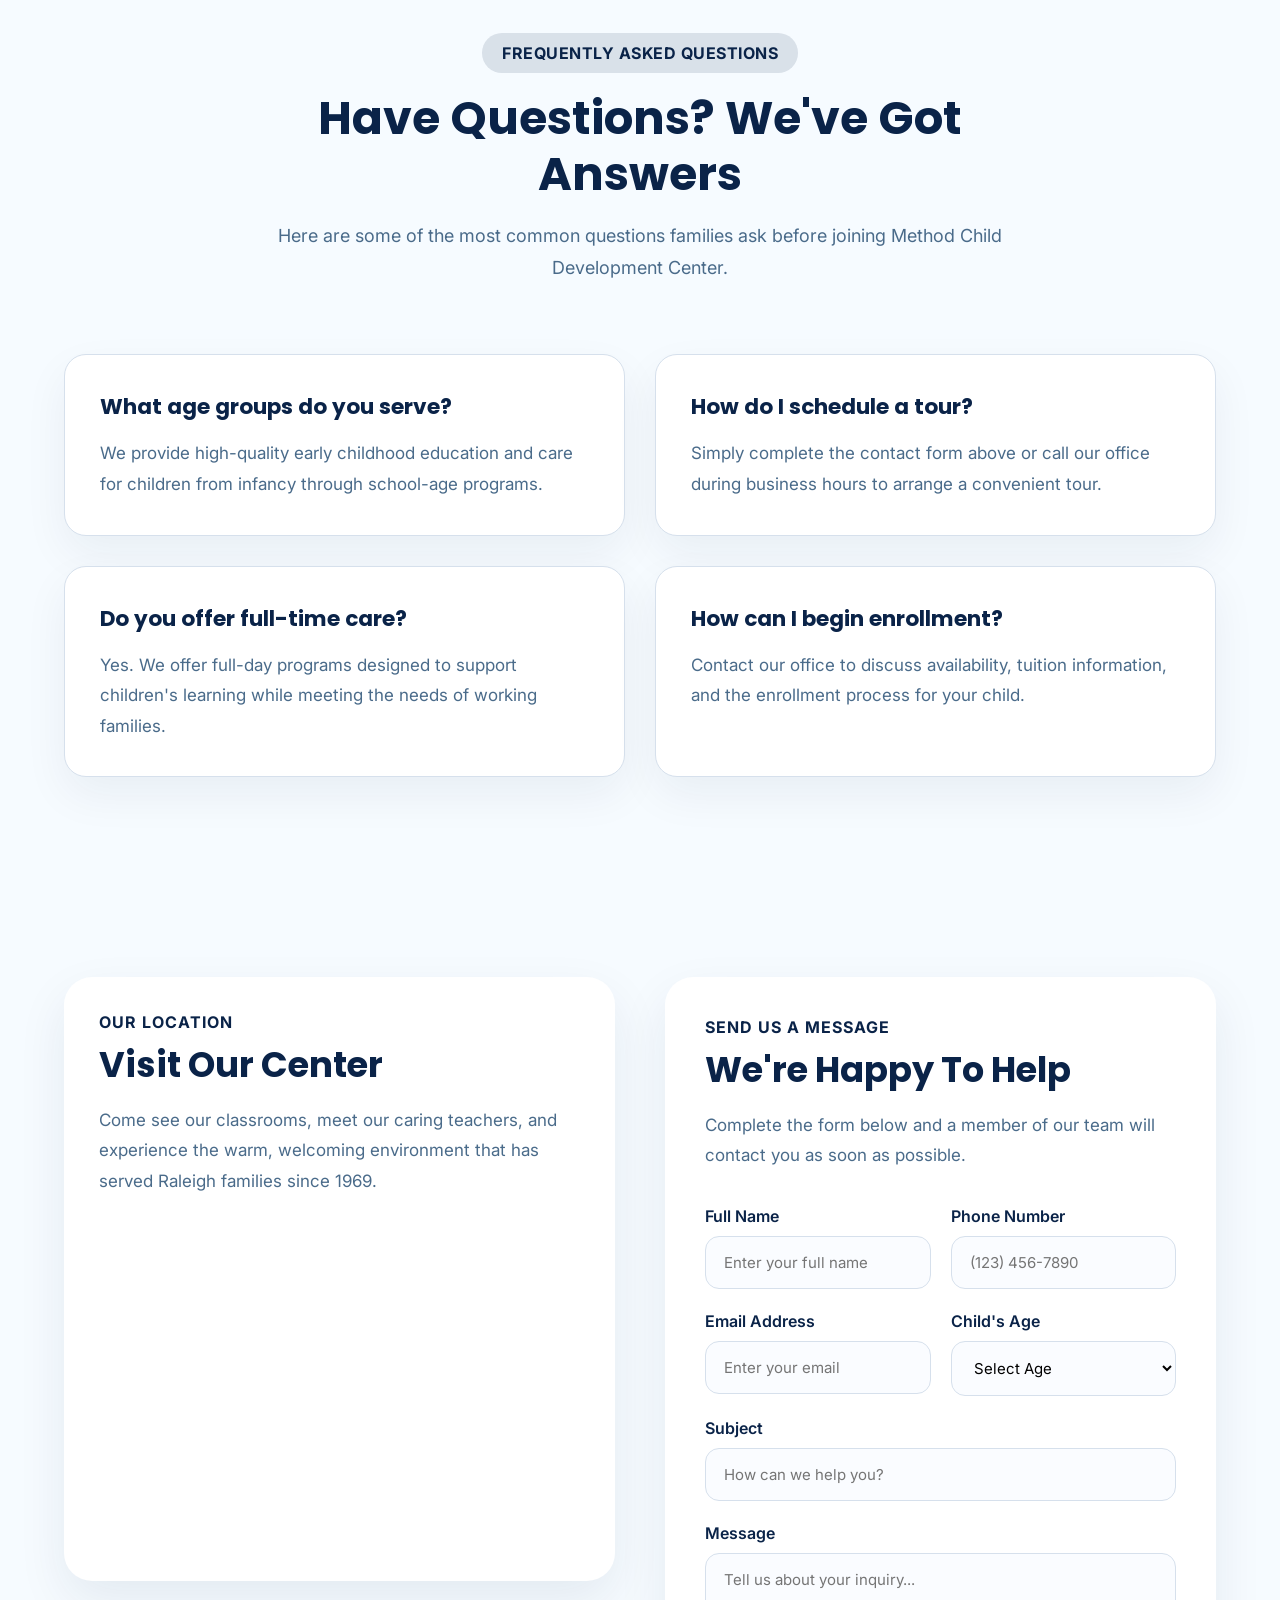
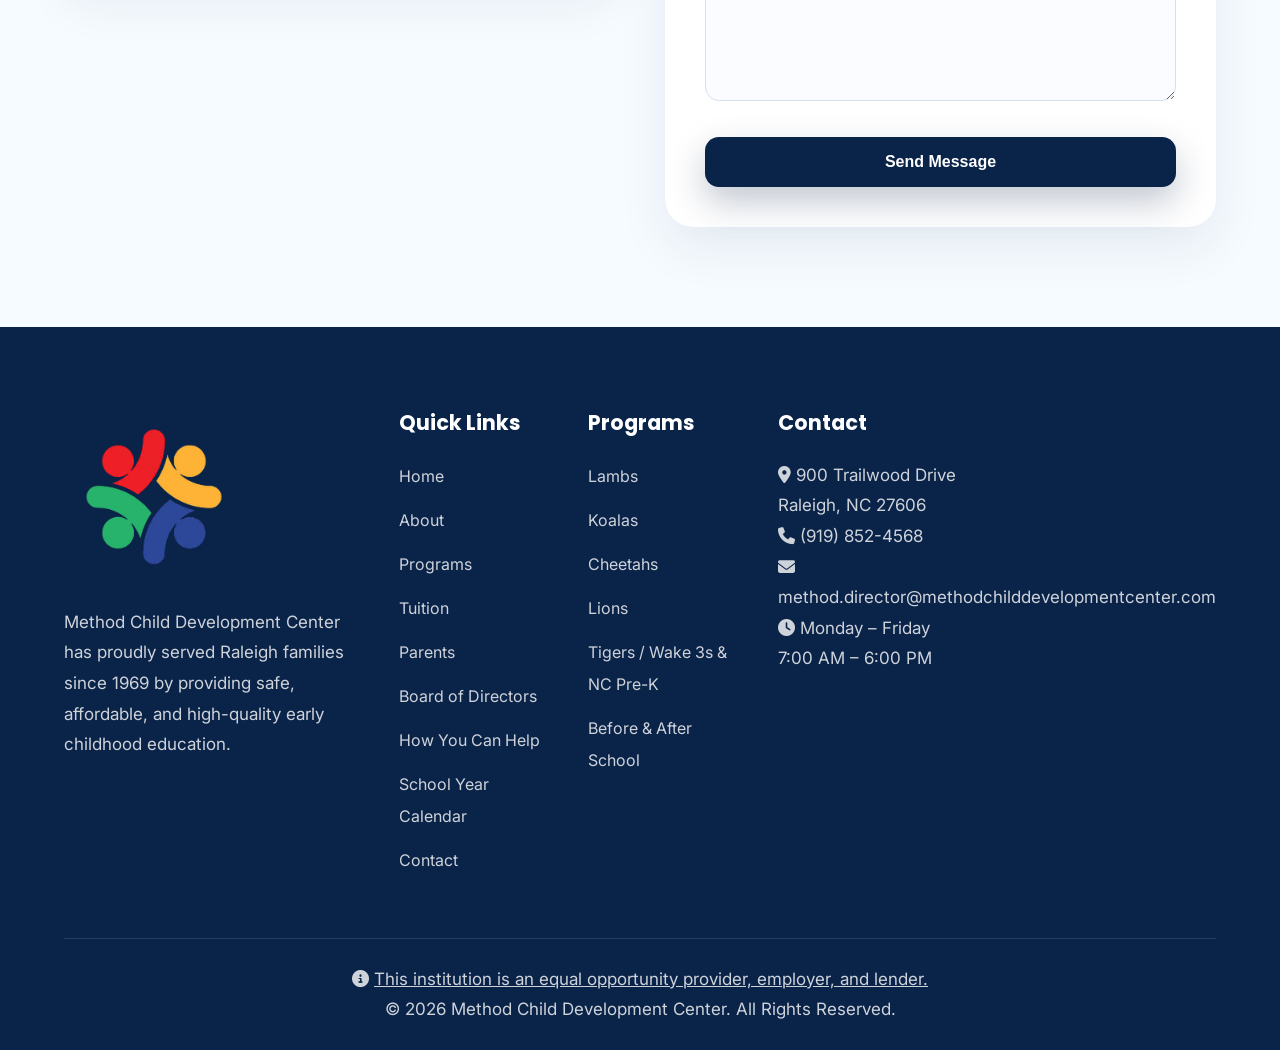
<file: contact.html>
<!DOCTYPE html>
<html lang="en">

<head>

<meta charset="UTF-8">
<meta name="viewport" content="width=device-width, initial-scale=1.0">

<title>Contact Us | Method Child Development Center</title>

<link rel="icon" type="image/png" href="assets/logo.png">
<link rel="stylesheet" href="style.css">
<link rel="stylesheet" href="contact.css">

<link rel="preconnect" href="https://fonts.googleapis.com">

<link href="https://fonts.googleapis.com/css2?family=Inter:wght@300;400;500;600;700&family=Poppins:wght@500;600;700;800&display=swap" rel="stylesheet">
<link rel="stylesheet" href="https://cdnjs.cloudflare.com/ajax/libs/font-awesome/6.7.2/css/all.min.css">

</head>

<body>

<!--============================
HEADER
=============================-->

<header class="header">

<div class="container">

<div class="logo">

<a href="index.html" class="logo-link">
<img src="assets/logo.png" alt="Method Child Development Center">
<div class="logo-text">
<span class="logo-title">Method</span>
<span class="logo-sub">Child Development Center</span>
</div>
</a>

</div>

<nav class="navbar">

<ul>

<li><a href="index.html">Home</a></li>
<li><a href="about.html">About</a></li>
<li><a href="programs.html">Programs</a></li>
<li><a href="tuition.html">Tuition</a></li>
<li><a href="parents.html">Parents</a></li>
<li><a href="board.html">Board of Directors</a></li>
<li><a href="help.html">How You Can Help</a></li>
<li><a class="active" href="contact.html">Contact</a></li>

</ul>

</nav>

<div class="header-btn">

<a href="#contact-form" class="btn-primary">

Schedule A Tour

</a>

</div>

</div>

</header>

<!--============================
HERO
=============================-->

<section class="contact-hero">

<div class="container">

<div class="contact-hero-content">

<span class="hero-tag">

GET IN TOUCH

</span>

<h1>

We'd Love To Hear From You

</h1>

<p>

Whether you're looking for quality child care, have questions
about enrollment, or would like to schedule a tour, our team is
here to help every step of the way.

</p>

<div class="hero-buttons">

<a href="#contact-form" class="btn-primary">

Send A Message

</a>

<a href="tel:+19198524568" class="btn-secondary">

Call Us

</a>

</div>

</div>

</div>

</section>

<!--============================
CONTACT INFO
=============================-->

<section class="contact-info">

<div class="container">

<div class="section-heading">

<span>

CONTACT INFORMATION

</span>

<h2>

Let's Connect

</h2>

<p>

Reach out using the information below or send us a message using
our contact form.

</p>

</div>

<div class="contact-grid">

<!-- Address -->

<div class="contact-card">

<div class="contact-icon">

<i class="fa-solid fa-location-dot"></i>

</div>

<h3>

Visit Us

</h3>

<p>

Method Child Development Center<br>

900 Trailwood Drive<br>

Raleigh, NC 27606

</p>

</div>

<!-- Phone -->

<div class="contact-card">

<div class="contact-icon">

<i class="fa-solid fa-phone-volume"></i>

</div>

<h3>

Call Us

</h3>

<p>

(919) 852-4568

</p>

<p>

Monday – Friday

</p>

</div>

<!-- Email -->

<div class="contact-card">

<div class="contact-icon">

<i class="fa-solid fa-envelope"></i>

</div>

<h3>

Email Us

</h3>

<p>

method.director@methodchilddevelopmentcenter.com	

</p>

</div>

<!-- Hours -->

<div class="contact-card">

<div class="contact-icon">

<i class="fa-solid fa-clock"></i>

</div>

<h3>

Working Hours

</h3>

<p>

Monday – Friday

</p>

<p>

7:00 AM – 6:00 PM

</p>

</div>

</div>

</div>

</section>
<!--=====================================
MAP & CONTACT FORM
======================================-->

<section class="contact-faq">

<div class="container">

<div class="section-heading">

<span>

FREQUENTLY ASKED QUESTIONS

</span>

<h2>

Have Questions? We've Got Answers

</h2>

<p>

Here are some of the most common questions families ask before
joining Method Child Development Center.

</p>

</div>

<div class="faq-grid">

<div class="faq-card">

<h3>

What age groups do you serve?

</h3>

<p>

We provide high-quality early childhood education and care for
children from infancy through school-age programs.

</p>

</div>

<div class="faq-card">

<h3>

How do I schedule a tour?

</h3>

<p>

Simply complete the contact form above or call our office during
business hours to arrange a convenient tour.

</p>

</div>

<div class="faq-card">

<h3>

Do you offer full-time care?

</h3>

<p>

Yes. We offer full-day programs designed to support children's
learning while meeting the needs of working families.

</p>

</div>

<div class="faq-card">

<h3>

How can I begin enrollment?

</h3>

<p>

Contact our office to discuss availability, tuition information,
and the enrollment process for your child.

</p>

</div>

</div>

</div>

</section>
<section class="contact-main" id="contact-form">

<div class="container">

<div class="contact-wrapper">

<!--============================
GOOGLE MAP
=============================-->

<div class="contact-map">

<div class="map-header">

<span>

OUR LOCATION

</span>

<h2>

Visit Our Center

</h2>

<p>

Come see our classrooms, meet our caring teachers, and experience
the warm, welcoming environment that has served Raleigh families
since 1969.

</p>

</div>

<div class="map-box">

<iframe
src="https://www.google.com/maps?q=900+Trailwood+Drive+Raleigh+NC+27606&output=embed"
allowfullscreen=""
loading="lazy"
referrerpolicy="no-referrer-when-downgrade">
</iframe>

</div>

</div>

<!--============================
CONTACT FORM
=============================-->

<div class="contact-form-box">

<div class="form-heading">

<span>

SEND US A MESSAGE

</span>

<h2>

We're Happy To Help

</h2>

<p>

Complete the form below and a member of our team will contact you
as soon as possible.

</p>

</div>

<form>

<div class="input-group">

<div class="input-box">

<label>

Full Name

</label>

<input
type="text"
placeholder="Enter your full name"
required>

</div>

<div class="input-box">

<label>

Phone Number

</label>

<input
type="tel"
placeholder="(123) 456-7890"
required>

</div>

</div>

<div class="input-group">

<div class="input-box">

<label>

Email Address

</label>

<input
type="email"
placeholder="Enter your email"
required>

</div>

<div class="input-box">

<label>

Child's Age

</label>

<select>

<option>Select Age</option>

<option>Lambs (Infants)</option>

<option>Koalas (Toddlers)</option>

<option>Cheetahs (Twos)</option>

<option>Lions (Preschool)</option>

<option>Tigers / Wake 3s & NC Pre-K</option>

<option>Before & After School</option>

</select>

</div>

</div>

<div class="input-box">

<label>

Subject

</label>

<input
type="text"
placeholder="How can we help you?">

</div>

<div class="input-box">

<label>

Message

</label>

<textarea
rows="6"
placeholder="Tell us about your inquiry..."></textarea>

</div>

<button
type="submit"
class="btn-primary">

Send Message

</button>

</form>

</div>

</div>

</div>

</section>


<!--=====================================
FOOTER
======================================-->

<footer class="footer">

<div class="container">

<div class="footer-grid">

<!-- Logo -->

<div class="footer-about">

<img
src="assets/logo.png"
alt="Method Child Development Center Logo"
class="footer-logo">

<p>

Method Child Development Center has proudly served Raleigh
families since 1969 by providing safe, affordable, and
high-quality early childhood education.

</p>

</div>

<!-- Quick Links -->

<div>

<h3>

Quick Links

</h3>

<ul>

<li><a href="index.html">Home</a></li>

<li><a href="about.html">About</a></li>

<li><a href="programs.html">Programs</a></li>

<li><a href="tuition.html">Tuition</a></li>

<li><a href="parents.html">Parents</a></li>

<li><a href="board.html">Board of Directors</a></li>

<li><a href="help.html">How You Can Help</a></li>

<li><a href="https://www.methodchilddevelopmentcenter.com/calendar" target="_blank" rel="noopener">School Year Calendar</a></li>

<li><a href="contact.html">Contact</a></li>

</ul>

</div>

<!-- Programs -->

<div>

<h3>

Programs

</h3>

<ul>

<li><a href="programs.html">Lambs</a></li>

<li><a href="programs.html">Koalas</a></li>

<li><a href="programs.html">Cheetahs</a></li>

<li><a href="programs.html">Lions</a></li>

<li><a href="programs.html">Tigers / Wake 3s & NC Pre-K</a></li>

<li><a href="programs.html">Before & After School</a></li>

</ul>

</div>

<!-- Contact -->

<div>

<h3>

Contact

</h3>

<p>

<i class="fa-solid fa-location-dot"></i> 900 Trailwood Drive<br>
Raleigh, NC 27606

</p>

<p>

<i class="fa-solid fa-phone"></i> (919) 852-4568

</p>

<p>

<i class="fa-solid fa-envelope"></i> method.director@methodchilddevelopmentcenter.com

</p>

<p>

<i class="fa-solid fa-clock"></i> Monday &ndash; Friday<br>
7:00 AM &ndash; 6:00 PM

</p>

</div>

</div>

<div class="footer-bottom">

<p class="usda-statement">
<i class="fa-solid fa-circle-info"></i>
<a href="https://www.usda.gov/non-discrimination-statement" target="_blank" rel="noopener">This institution is an equal opportunity provider, employer, and lender.</a>
</p>

<p>

&copy; 2026 Method Child Development Center. All Rights Reserved.

</p>

</div>

</div>

</footer>

<script src="script.js"></script>

</body>

</html>
</file>
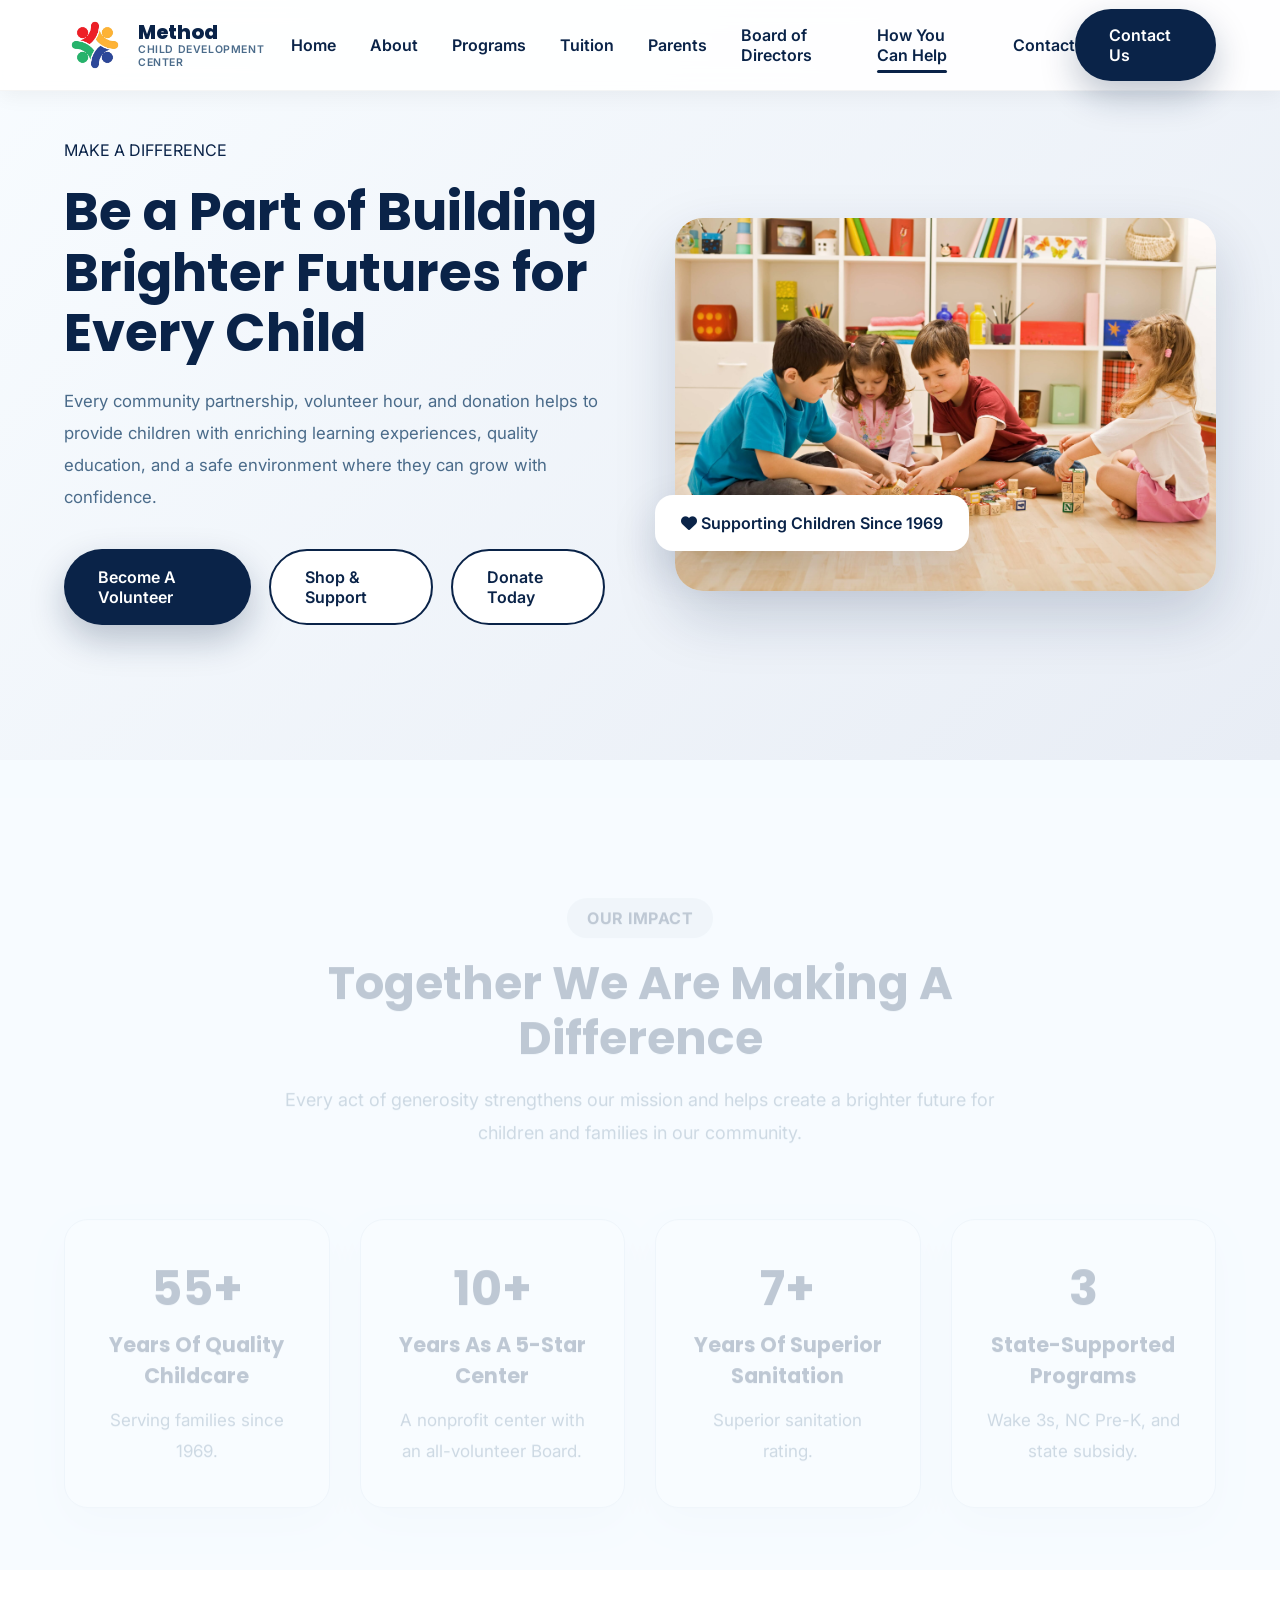
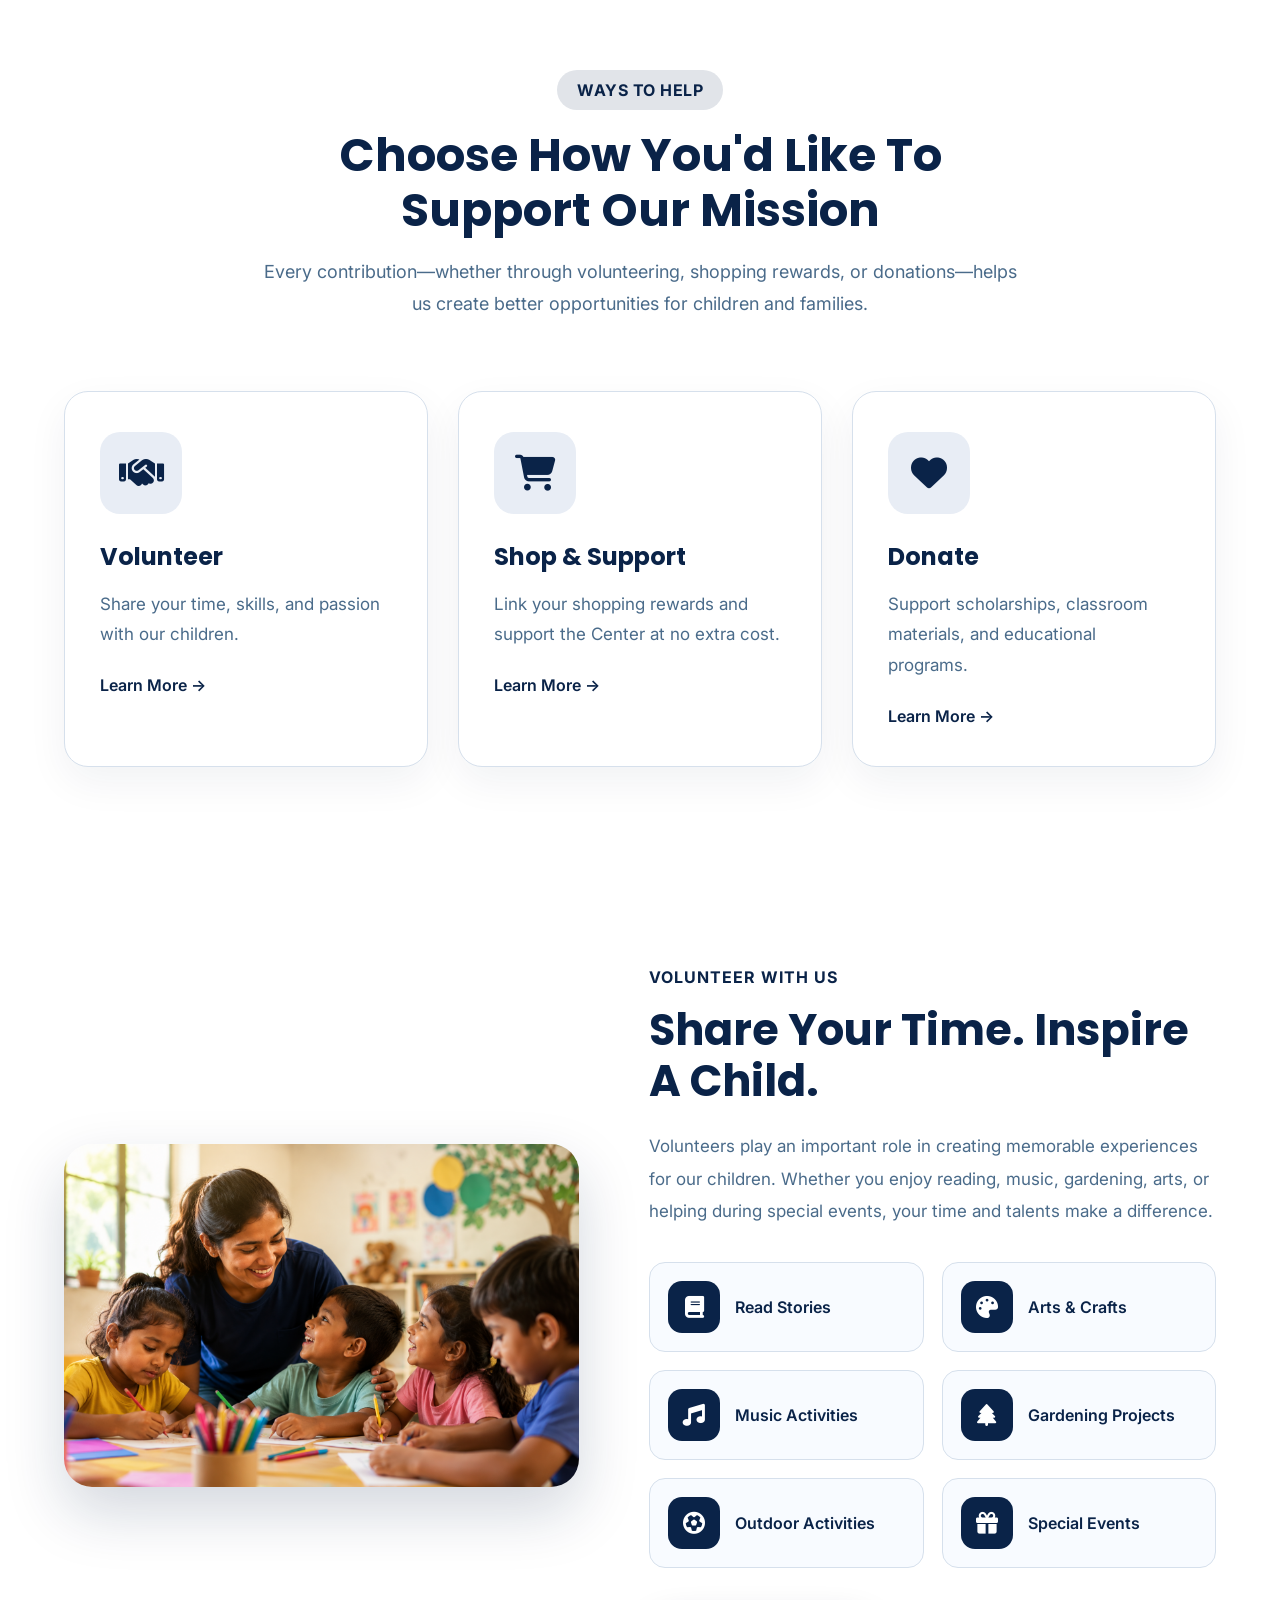
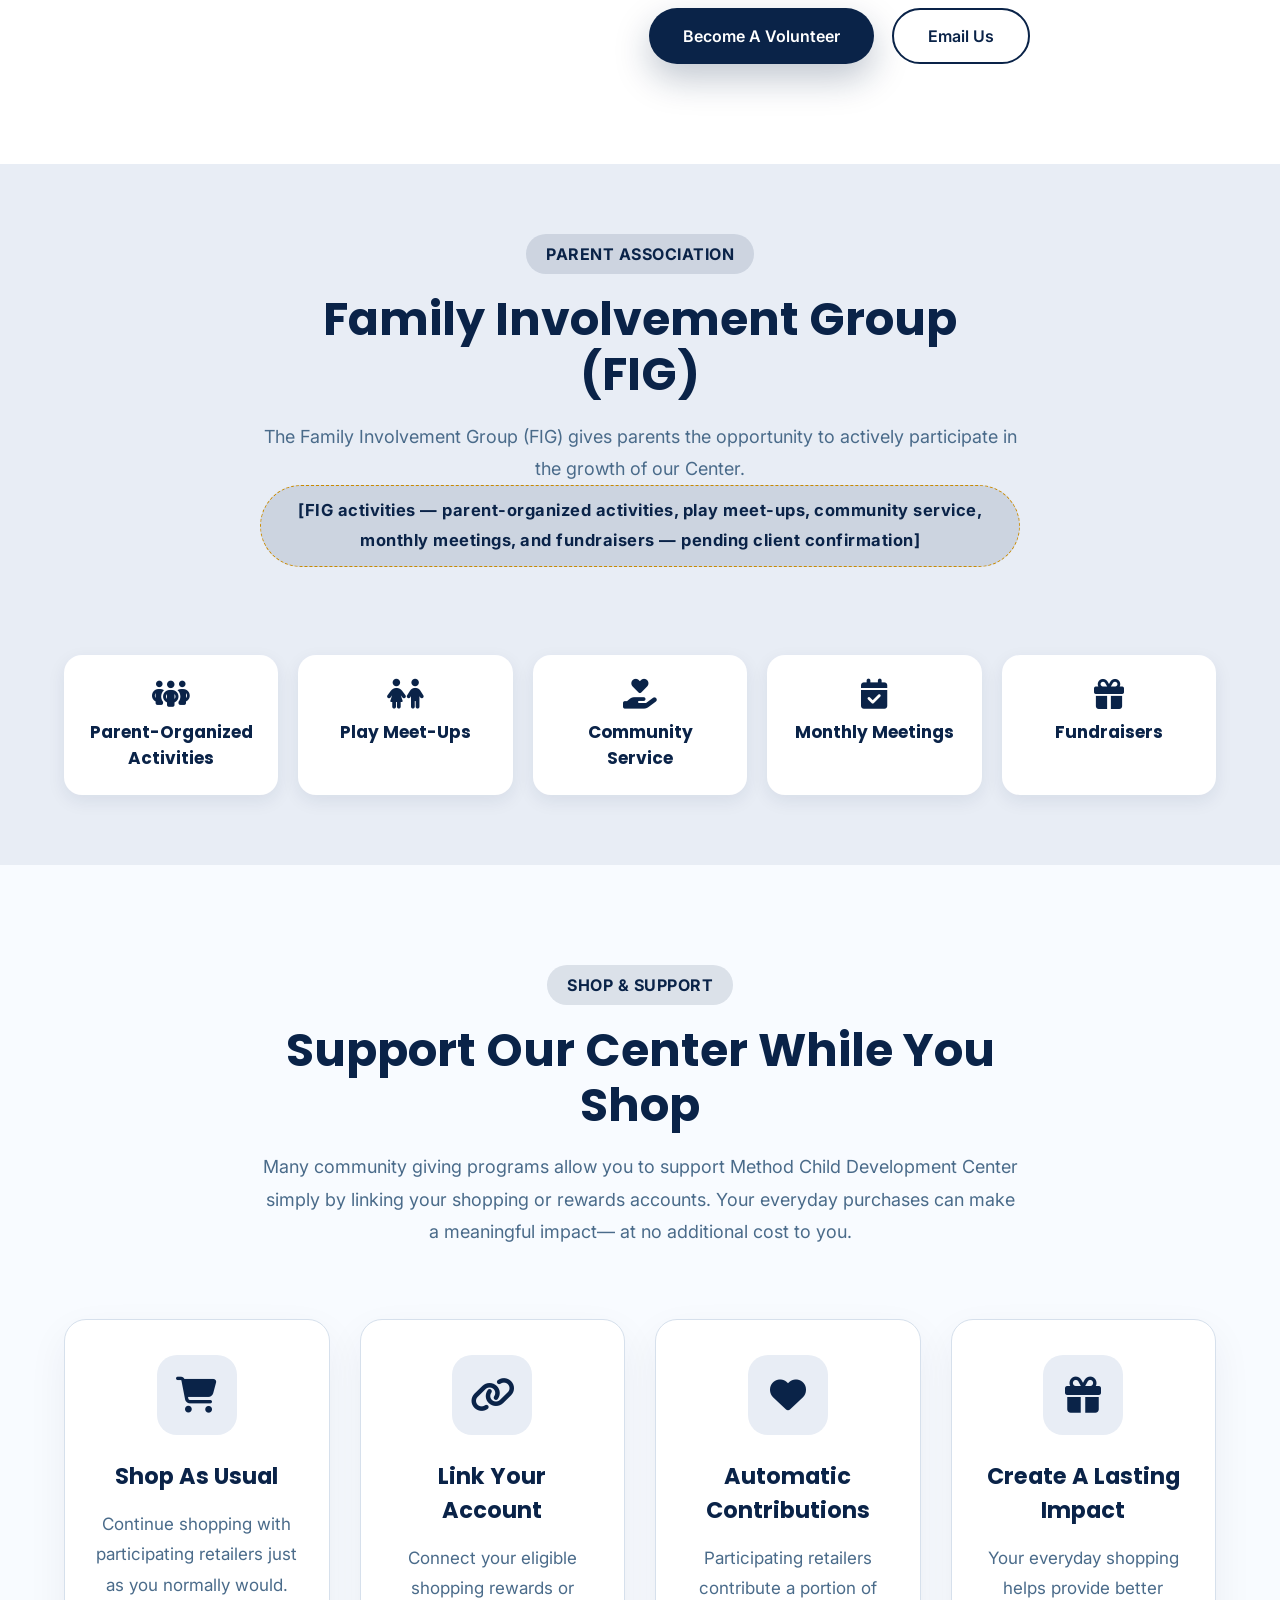
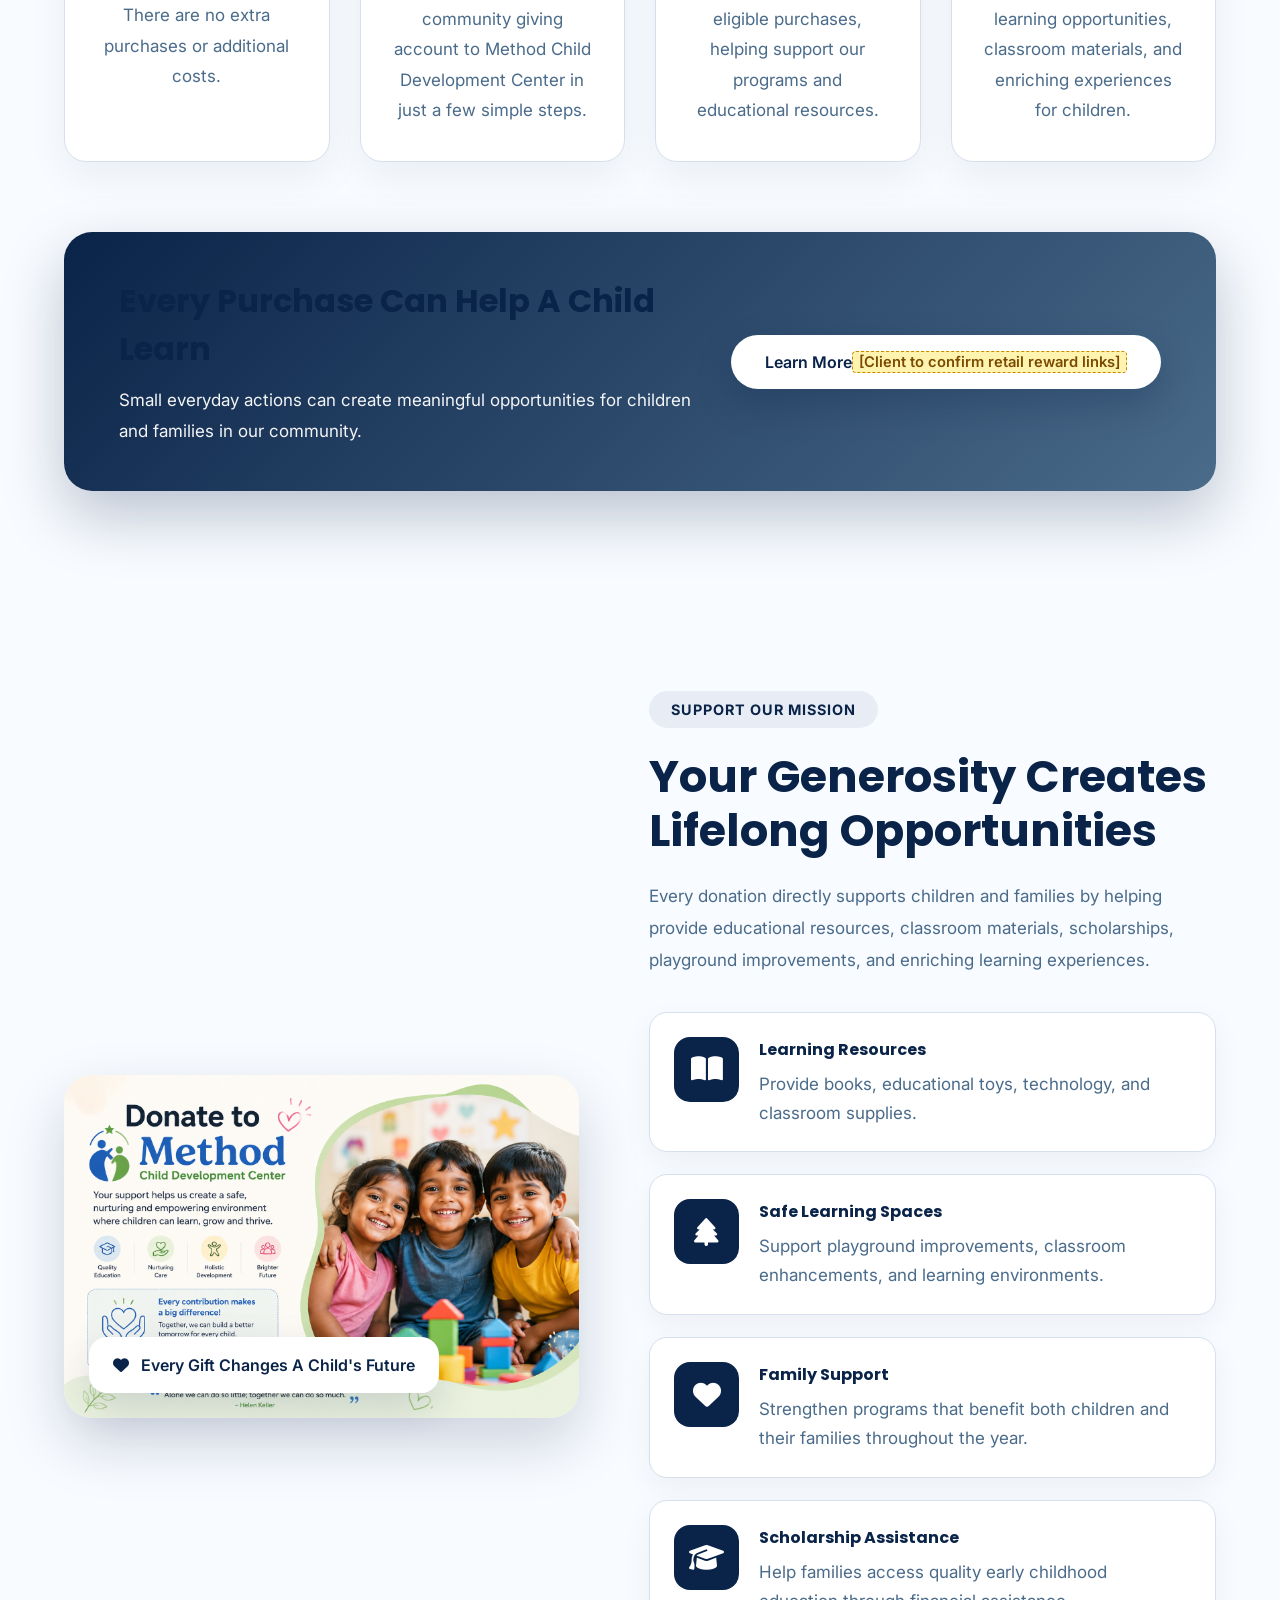
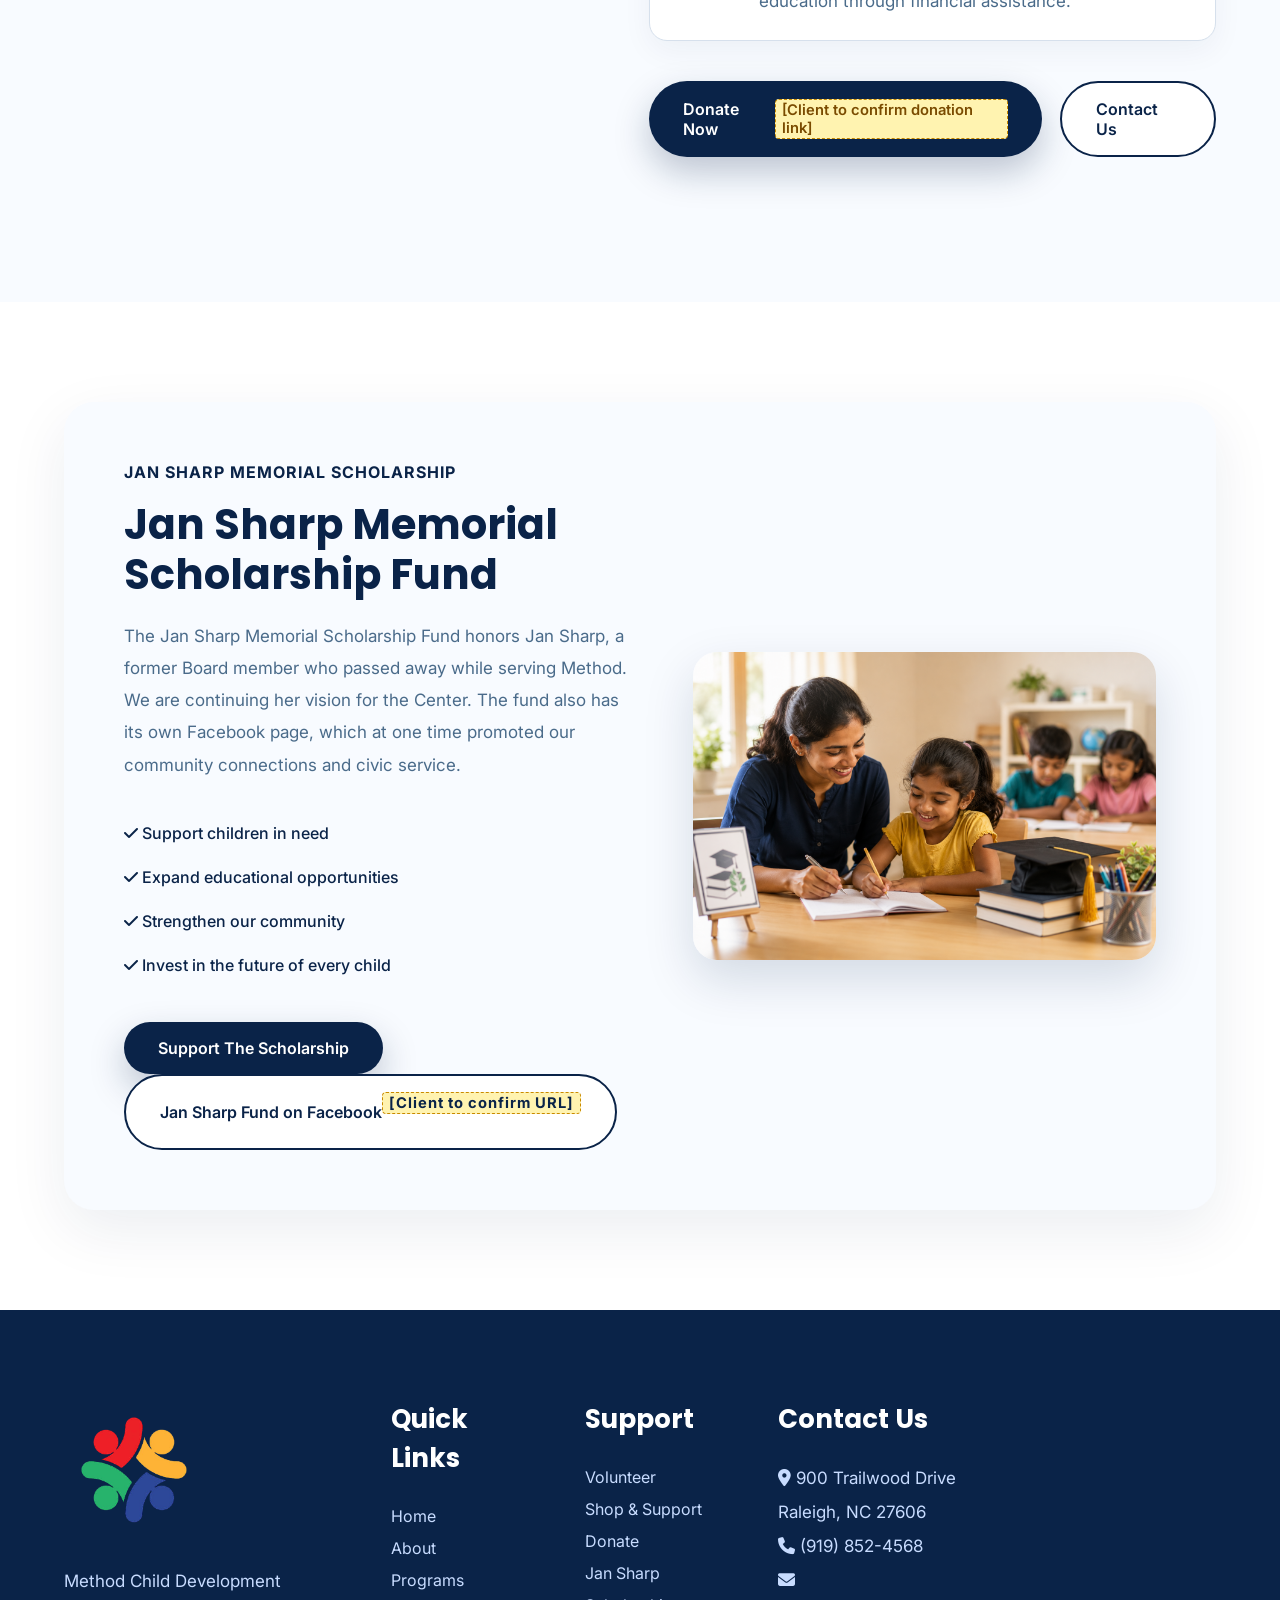
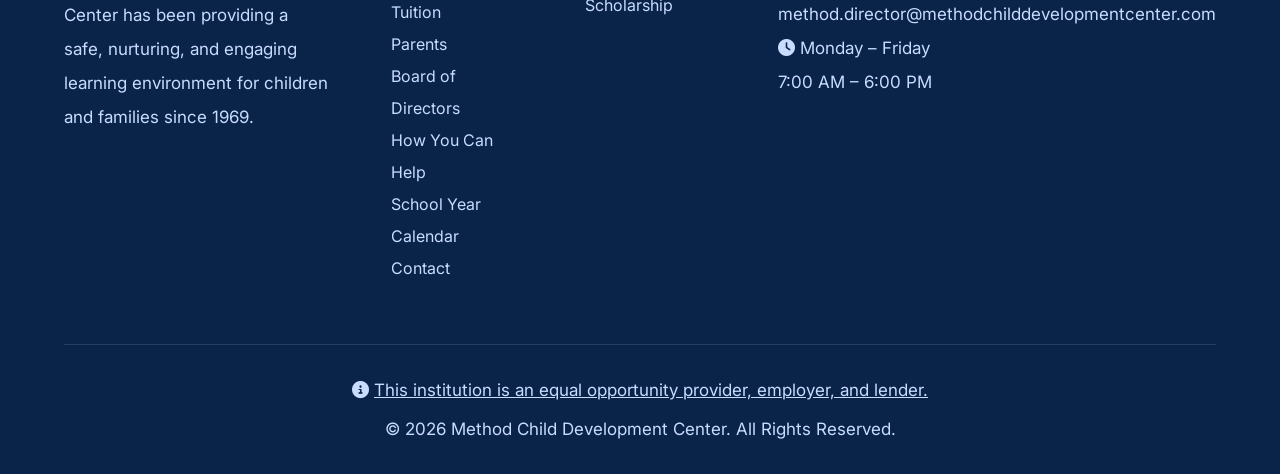
<file: help.html>
<!DOCTYPE html>
<html lang="en">

<head>

<meta charset="UTF-8">
<meta name="viewport" content="width=device-width, initial-scale=1.0">

<title>How You Can Help | Method Child Development Center</title>

<meta name="description"
content="Support Method Child Development Center by donating, volunteering, or participating in community giving programs. Every contribution helps children learn, grow, and thrive.">

<link rel="icon" type="image/png" href="assets/logo.png">
<link rel="preconnect" href="https://fonts.googleapis.com">
<link rel="preconnect" href="https://fonts.gstatic.com" crossorigin>

<link href="https://fonts.googleapis.com/css2?family=Inter:wght@300;400;500;600;700&family=Poppins:wght@500;600;700;800&display=swap" rel="stylesheet">

<link rel="stylesheet" href="https://cdnjs.cloudflare.com/ajax/libs/font-awesome/6.7.2/css/all.min.css">
<link rel="stylesheet" href="style.css">
<link rel="stylesheet" href="help.css">

</head>

<body>

<!--=====================================
HEADER
======================================-->

<header class="header">

<div class="container">

<div class="logo">

<a href="index.html" class="logo-link">
<img src="assets/logo.png" alt="Method Child Development Center">
<div class="logo-text">
<span class="logo-title">Method</span>
<span class="logo-sub">Child Development Center</span>
</div>
</a>

</div>

<nav class="navbar">

<ul>

<li><a href="index.html">Home</a></li>
<li><a href="about.html">About</a></li>
<li><a href="programs.html">Programs</a></li>
<li><a href="tuition.html">Tuition</a></li>
<li><a href="parents.html">Parents</a></li>
<li><a href="board.html">Board of Directors</a></li>
<li><a class="active" href="help.html">How You Can Help</a></li>
<li><a href="contact.html">Contact</a></li>

</ul>

</nav>

<div class="header-btn">

<a href="contact.html" class="btn-primary">
Contact Us
</a>

</div>

<div class="menu-btn">

<i class="fa-solid fa-bars"></i>

</div>

</div>

</header>

<!--=====================================
HERO
======================================-->

<section class="help-hero">

<div class="container">

<div class="help-hero-grid">

<!-- LEFT -->

<div class="help-left">

<span class="hero-tag">

MAKE A DIFFERENCE

</span>

<h1>Be a Part of Building Brighter Futures for Every Child</h1>

<p>

Every community partnership, volunteer hour, and donation helps to
provide children with enriching learning experiences, quality
education, and a safe environment where they can grow with confidence.

</p>

<div class="hero-buttons">

<a href="#volunteer" class="btn-primary">Become A Volunteer</a>
<a href="#shopping" class="btn-secondary">Shop &amp; Support</a>
<a href="#donate" class="btn-secondary">Donate Today</a>

</div>

</div>

<!-- RIGHT -->

<div class="help-right">

<div class="hero-image">

<img
src="assets/help-hero.jpg"
alt="Children Learning">

</div>

<div class="floating-card">

<i class="fa-solid fa-heart"></i> Supporting Children Since 1969

</div>

</div>

</div>

</div>

</section>
<section class="community-impact">
<div class="container">
<div class="section-heading">
<span>OUR IMPACT</span>
<h2>Together We Are Making A Difference</h2>
<p>Every act of generosity strengthens our mission and helps create a brighter future for children and families in our community.</p>
</div>
<div class="impact-grid">
<div class="impact-card"><h2>55+</h2><h4>Years Of Quality Childcare</h4><p>Serving families since 1969.</p></div>
<div class="impact-card"><h2>10+</h2><h4>Years As A 5-Star Center</h4><p>A nonprofit center with an all-volunteer Board.</p></div>
<div class="impact-card"><h2>7+</h2><h4>Years Of Superior Sanitation</h4><p>Superior sanitation rating.</p></div>
<div class="impact-card"><h2>3</h2><h4>State-Supported Programs</h4><p>Wake 3s, NC Pre-K, and state subsidy.</p></div>
</div>
</div>
</section>
<section class="help-options">

<div class="container">

<div class="section-heading">

<span>

WAYS TO HELP

</span>

<h2>

Choose How You'd Like To Support Our Mission

</h2>

<p>

Every contribution—whether through volunteering,
shopping rewards, or donations—helps us create
better opportunities for children and families.

</p>

</div>

<div class="options-grid">

<!-- CARD -->

<a href="#volunteer" class="option-card">

<div class="option-icon">

<i class="fa-solid fa-handshake"></i>

</div>

<h3>

Volunteer

</h3>

<p>

Share your time,
skills,
and passion with
our children.

</p>

<span>

Learn More →

</span>

</a>

<!-- CARD -->

<a href="#shopping" class="option-card">

<div class="option-icon">

<i class="fa-solid fa-cart-shopping"></i>

</div>

<h3>

Shop & Support

</h3>

<p>

Link your shopping rewards
and support the Center
at no extra cost.

</p>

<span>

Learn More →

</span>

</a>

<!-- CARD -->

<a href="#donate" class="option-card">

<div class="option-icon">

<i class="fa-solid fa-heart"></i>

</div>

<h3>

Donate

</h3>

<p>

Support scholarships,
classroom materials,
and educational programs.

</p>

<span>

Learn More →

</span>

</a>

</div>

</div>

</section>
<section class="help-volunteer" id="volunteer">

<div class="container">

<div class="volunteer-grid-help">

<!-- IMAGE -->

<div class="volunteer-image">

<img
src="assets/volunteer.png"
alt="Volunteer at Method Child Development Center">

</div>

<!-- CONTENT -->

<div class="volunteer-content">

<span>

VOLUNTEER WITH US

</span>

<h2>

Share Your Time. Inspire A Child.

</h2>

<p>

Volunteers play an important role in creating memorable experiences
for our children. Whether you enjoy reading, music, gardening, arts,
or helping during special events, your time and talents make a
difference.

</p>

<div class="volunteer-list">

<div class="volunteer-item">

<div class="item-icon"><i class="fa-solid fa-book"></i></div>

<span>Read Stories</span>

</div>

<div class="volunteer-item">

<div class="item-icon"><i class="fa-solid fa-palette"></i></div>

<span>Arts & Crafts</span>

</div>

<div class="volunteer-item">

<div class="item-icon"><i class="fa-solid fa-music"></i></div>

<span>Music Activities</span>

</div>

<div class="volunteer-item">

<div class="item-icon"><i class="fa-solid fa-tree"></i></div>

<span>Gardening Projects</span>

</div>

<div class="volunteer-item">

<div class="item-icon"><i class="fa-solid fa-futbol"></i></div>

<span>Outdoor Activities</span>

</div>

<div class="volunteer-item">

<div class="item-icon"><i class="fa-solid fa-gift"></i></div>

<span>Special Events</span>

</div>

</div>

<div class="volunteer-cta">

<a href="contact.html" class="btn-primary">

Become A Volunteer

</a>

<a href="mailto:method.director@methodchilddevelopmentcenter.com"
class="btn-secondary">

Email Us

</a>

</div>

</div>

</div>

</div>

</section>
<section class="help-fig">
<div class="container">
<div class="section-heading">
<span>PARENT ASSOCIATION</span>
<h2>Family Involvement Group (FIG)</h2>
<p>The Family Involvement Group (FIG) gives parents the opportunity to actively participate in the growth of our Center. <span class="placeholder">[FIG activities &mdash; parent-organized activities, play meet-ups, community service, monthly meetings, and fundraisers &mdash; pending client confirmation]</span></p>
</div>
<div class="fig-help-grid">
<div class="fig-help-card"><i class="fa-solid fa-people-group"></i><h3>Parent-Organized Activities</h3></div>
<div class="fig-help-card"><i class="fa-solid fa-children"></i><h3>Play Meet-Ups</h3></div>
<div class="fig-help-card"><i class="fa-solid fa-hand-holding-heart"></i><h3>Community Service</h3></div>
<div class="fig-help-card"><i class="fa-solid fa-calendar-check"></i><h3>Monthly Meetings</h3></div>
<div class="fig-help-card"><i class="fa-solid fa-gift"></i><h3>Fundraisers</h3></div>
</div>
</div>
</section>
<section class="shopping-section" id="shopping">

<div class="container">

<div class="section-heading">

<span>

SHOP & SUPPORT

</span>

<h2>

Support Our Center While You Shop

</h2>

<p>

Many community giving programs allow you to support Method Child
Development Center simply by linking your shopping or rewards
accounts. Your everyday purchases can make a meaningful impact—
at no additional cost to you.

</p>

</div>

<div class="shopping-grid">

<!-- CARD -->

<div class="shopping-card">

<div class="shopping-icon">

<i class="fa-solid fa-cart-shopping"></i>

</div>

<h3>

Shop As Usual

</h3>

<p>

Continue shopping with participating retailers just as you normally
would. There are no extra purchases or additional costs.

</p>

</div>

<!-- CARD -->

<div class="shopping-card">

<div class="shopping-icon">

<i class="fa-solid fa-link"></i>

</div>

<h3>

Link Your Account

</h3>

<p>

Connect your eligible shopping rewards or community giving account
to Method Child Development Center in just a few simple steps.

</p>

</div>

<!-- CARD -->

<div class="shopping-card">

<div class="shopping-icon">

<i class="fa-solid fa-heart"></i>

</div>

<h3>

Automatic Contributions

</h3>

<p>

Participating retailers contribute a portion of eligible purchases,
helping support our programs and educational resources.

</p>

</div>

<!-- CARD -->

<div class="shopping-card">

<div class="shopping-icon">

<i class="fa-solid fa-gift"></i>

</div>

<h3>

Create A Lasting Impact

</h3>

<p>

Your everyday shopping helps provide better learning opportunities,
classroom materials, and enriching experiences for children.

</p>

</div>

</div>

<div class="shopping-banner">

<div>

<h3>

Every Purchase Can Help A Child Learn

</h3>

<p style="color: white;">

Small everyday actions can create meaningful opportunities for
children and families in our community.

</p>

</div>

<a href="#shopping" class="btn-primary">

Learn More <span class="placeholder">[Client to confirm retail reward links]</span>

</a>

</div>

</div>

</section>
<section class="donate-section" id="donate">

<div class="container">

<div class="donate-grid">

<!-- IMAGE -->

<div class="donate-image">

<img
src="assets/donate.png"
alt="Donate to Method Child Development Center">

<div class="donate-badge">

<span><i class="fa-solid fa-heart"></i></span>

Every Gift Changes A Child's Future

</div>

</div>

<!-- CONTENT -->

<div class="donate-content">

<span class="section-tag">

SUPPORT OUR MISSION

</span>

<h2>

Your Generosity Creates Lifelong Opportunities

</h2>

<p>

Every donation directly supports children and families by helping
provide educational resources, classroom materials, scholarships,
playground improvements, and enriching learning experiences.

</p>

<div class="donate-features">

<div class="donate-feature">

<div class="feature-icon"><i class="fa-solid fa-book-open"></i></div>

<div>

<h4>

Learning Resources

</h4>

<p>

Provide books, educational toys,
technology, and classroom supplies.

</p>

</div>

</div>

<div class="donate-feature">

<div class="feature-icon"><i class="fa-solid fa-tree"></i></div>

<div>

<h4>

Safe Learning Spaces

</h4>

<p>

Support playground improvements,
classroom enhancements,
and learning environments.

</p>

</div>

</div>

<div class="donate-feature">

<div class="feature-icon"><i class="fa-solid fa-heart"></i></div>

<div>

<h4>

Family Support

</h4>

<p>

Strengthen programs that benefit both children
and their families throughout the year.

</p>

</div>

</div>

<div class="donate-feature">

<div class="feature-icon"><i class="fa-solid fa-graduation-cap"></i></div>

<div>

<h4>

Scholarship Assistance

</h4>

<p>

Help families access quality early childhood education
through financial assistance.

</p>

</div>

</div>

</div>

<div class="hero-buttons">

<a href="https://www.methodchilddevelopmentcenter.com/donate" class="btn-primary" target="_blank" rel="noopener">

Donate Now <span class="placeholder">[Client to confirm donation link]</span>

</a>

<a href="contact.html" class="btn-secondary">

Contact Us

</a>

</div>

</div>

</div>

</div>

</section>
<section class="scholarship" id="scholarship">

<div class="container">

<div class="scholarship-card">

<div class="scholarship-content">

<span>

JAN SHARP MEMORIAL SCHOLARSHIP

</span>

<h2>

Jan Sharp Memorial Scholarship Fund

</h2>

<p>

The Jan Sharp Memorial Scholarship Fund honors Jan Sharp, a
former Board member who passed away while serving Method. We are
continuing her vision for the Center. The fund also has its own
Facebook page, which at one time promoted our community connections
and civic service.

</p>

<ul class="scholarship-list">

<li><i class="fa-solid fa-check"></i> Support children in need</li>

<li><i class="fa-solid fa-check"></i> Expand educational opportunities</li>

<li><i class="fa-solid fa-check"></i> Strengthen our community</li>

<li><i class="fa-solid fa-check"></i> Invest in the future of every child</li>

</ul>

<a href="https://www.methodchilddevelopmentcenter.com/donate" class="btn-primary" target="_blank" rel="noopener">Support The Scholarship</a>
<a href="https://www.facebook.com" class="btn-secondary" target="_blank" rel="noopener">Jan Sharp Fund on Facebook <span class="placeholder">[Client to confirm URL]</span></a>

</div>

<div class="scholarship-image">

<img
src="assets/scholarship.png"
alt="Scholarship Program">

</div>

</div>

</div>

</section>
<!--=====================================
SHOP & SUPPORT
======================================-->



<!--=====================================
VOLUNTEER
======================================-->


<!--=====================================
COMMUNITY IMPACT
======================================-->



<!--=====================================
FINAL CTA
======================================-->



<!--=====================================
FOOTER
======================================-->

<footer>

<div class="container">

<div class="footer-grid">

<!-- ABOUT -->

<div>

<img
src="assets/logo.png"
class="footer-logo"
alt="Method Child Development Center">

<p>

Method Child Development Center has been providing a safe,
nurturing, and engaging learning environment for children
and families since 1969.

</p>

</div>

<!-- LINKS -->

<div>

<h3>

Quick Links

</h3>

<ul>

<li><a href="index.html">Home</a></li>
<li><a href="about.html">About</a></li>
<li><a href="programs.html">Programs</a></li>
<li><a href="tuition.html">Tuition</a></li>
<li><a href="parents.html">Parents</a></li>
<li><a href="board.html">Board of Directors</a></li>
<li><a href="help.html">How You Can Help</a></li>
<li><a href="https://www.methodchilddevelopmentcenter.com/calendar" target="_blank" rel="noopener">School Year Calendar</a></li>
<li><a href="contact.html">Contact</a></li>

</ul>

</div>

<!-- SUPPORT -->

<div>

<h3>

Support

</h3>

<ul>

<li><a href="#volunteer">Volunteer</a></li>
<li><a href="#shopping">Shop & Support</a></li>
<li><a href="#donate">Donate</a></li>
<li><a href="#scholarship">Jan Sharp Scholarship</a></li>

</ul>

</div>

<!-- CONTACT -->

<div>

<h3>

Contact Us

</h3>

<p>

<i class="fa-solid fa-location-dot"></i> 900 Trailwood Drive<br>Raleigh, NC 27606

</p>

<p>

<i class="fa-solid fa-phone"></i> (919) 852-4568

</p>

<p>

<i class="fa-solid fa-envelope"></i> method.director@methodchilddevelopmentcenter.com

</p>

<p>

<i class="fa-solid fa-clock"></i> Monday &ndash; Friday<br>

7:00 AM &ndash; 6:00 PM

</p>

</div>

</div>

<div class="copyright">

<p class="usda-statement"><i class="fa-solid fa-circle-info"></i> <a href="https://www.usda.gov/non-discrimination-statement" target="_blank" rel="noopener">This institution is an equal opportunity provider, employer, and lender.</a></p>

<p>

© 2026 Method Child Development Center.
All Rights Reserved.

</p>

</div>

</div>

</footer>

<script src="script.js"></script>

</body>

</html>
</file>
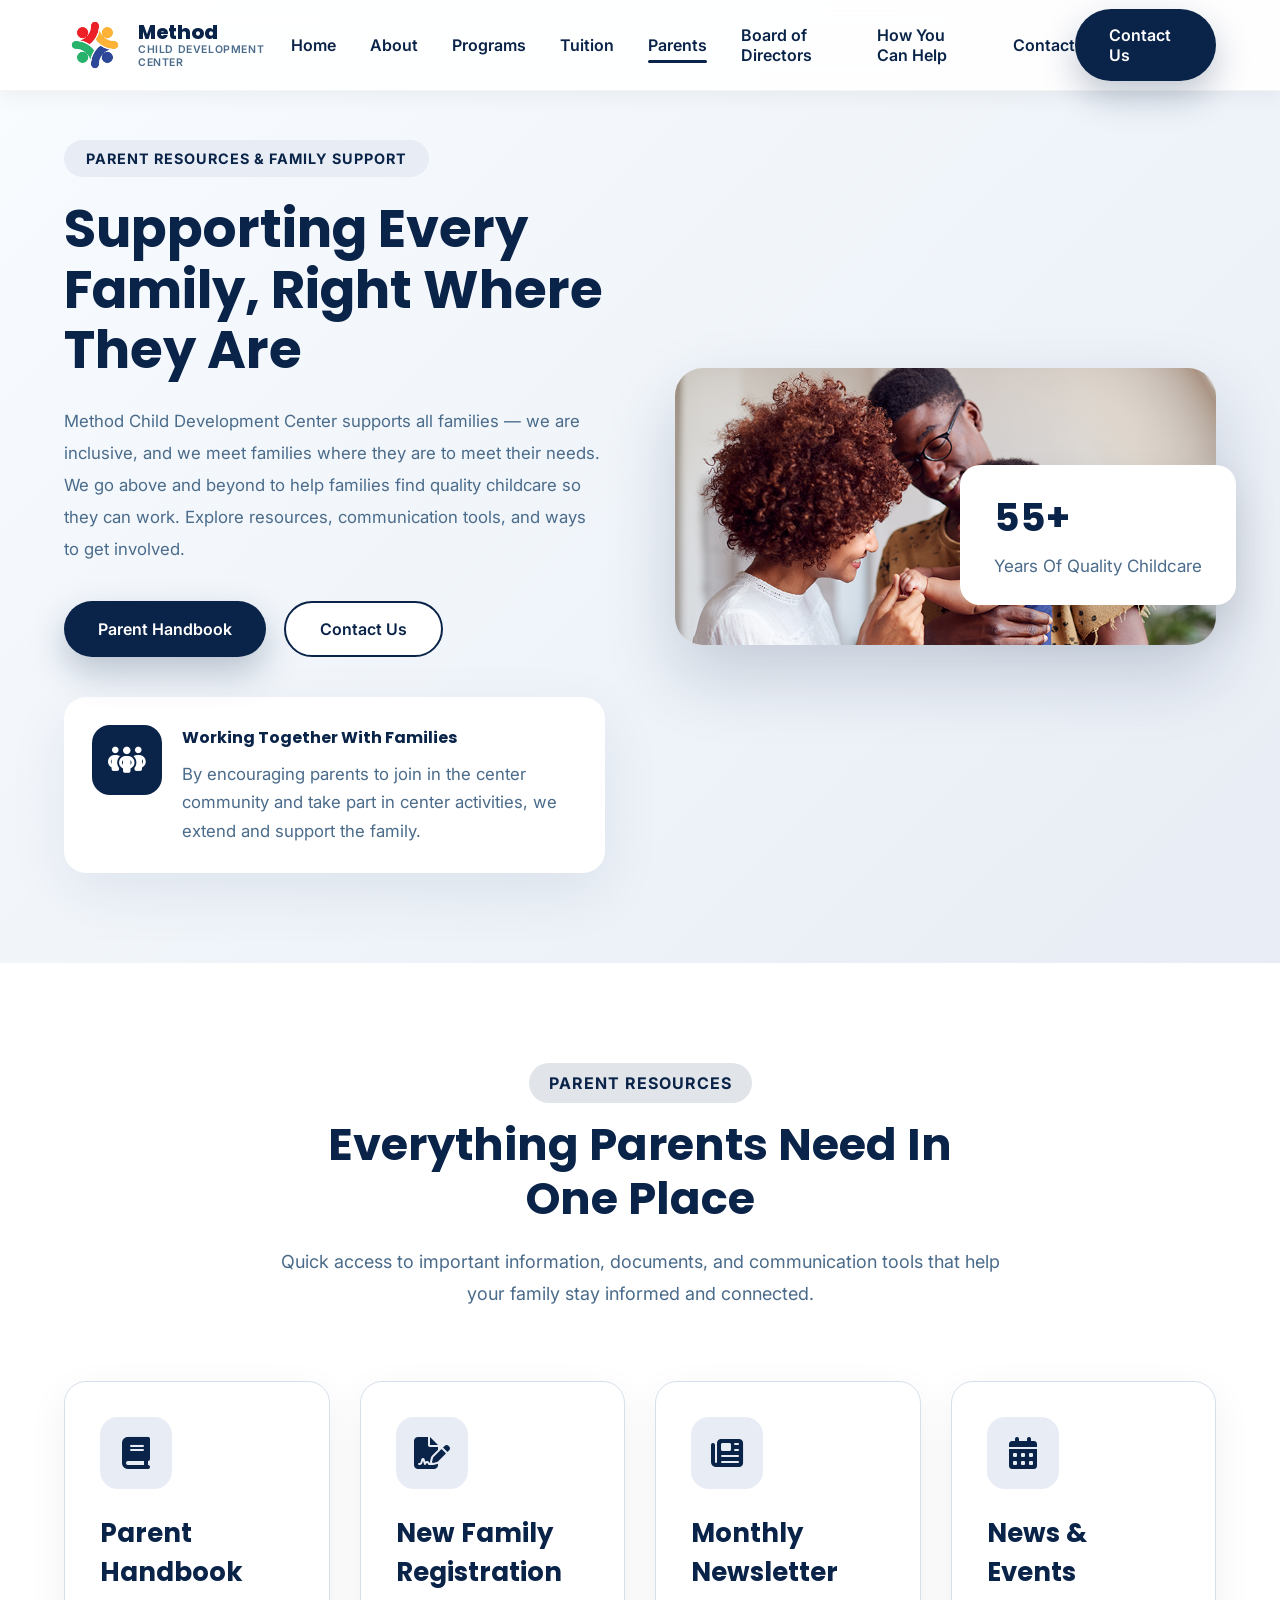
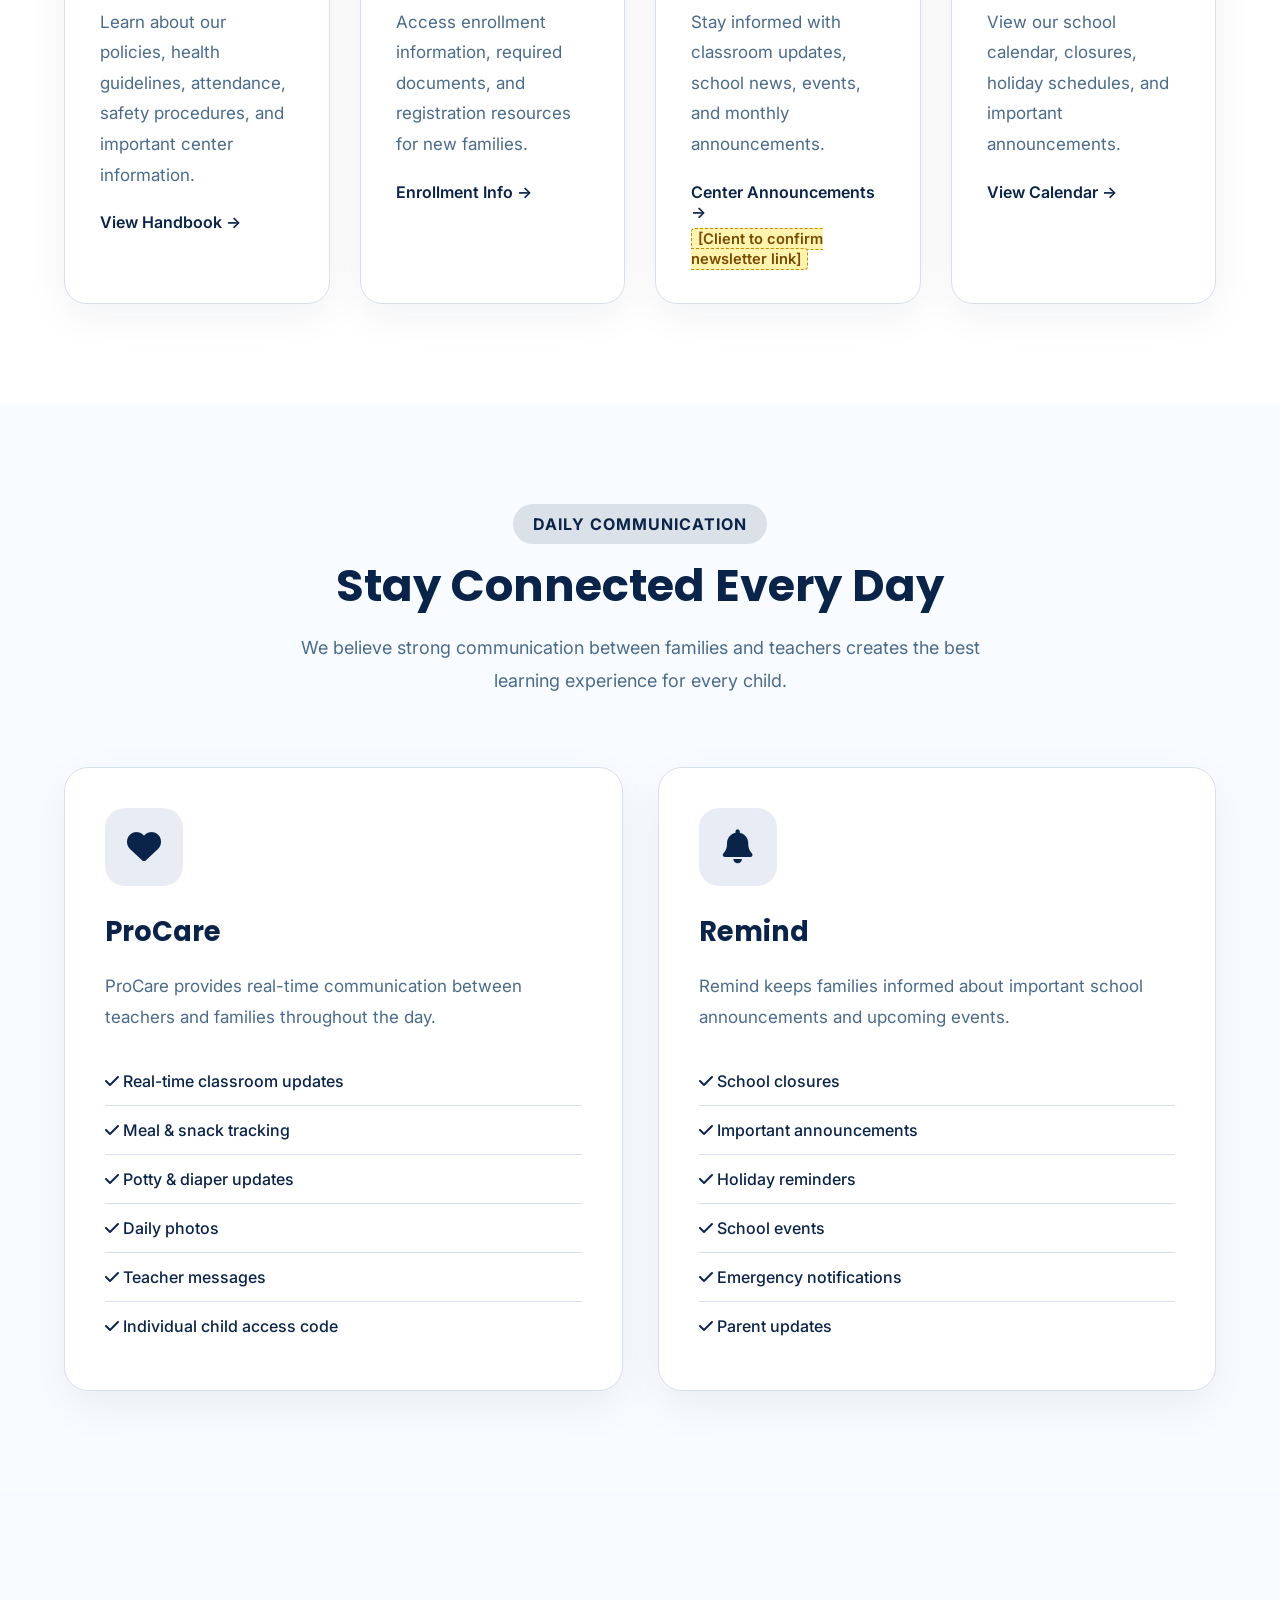
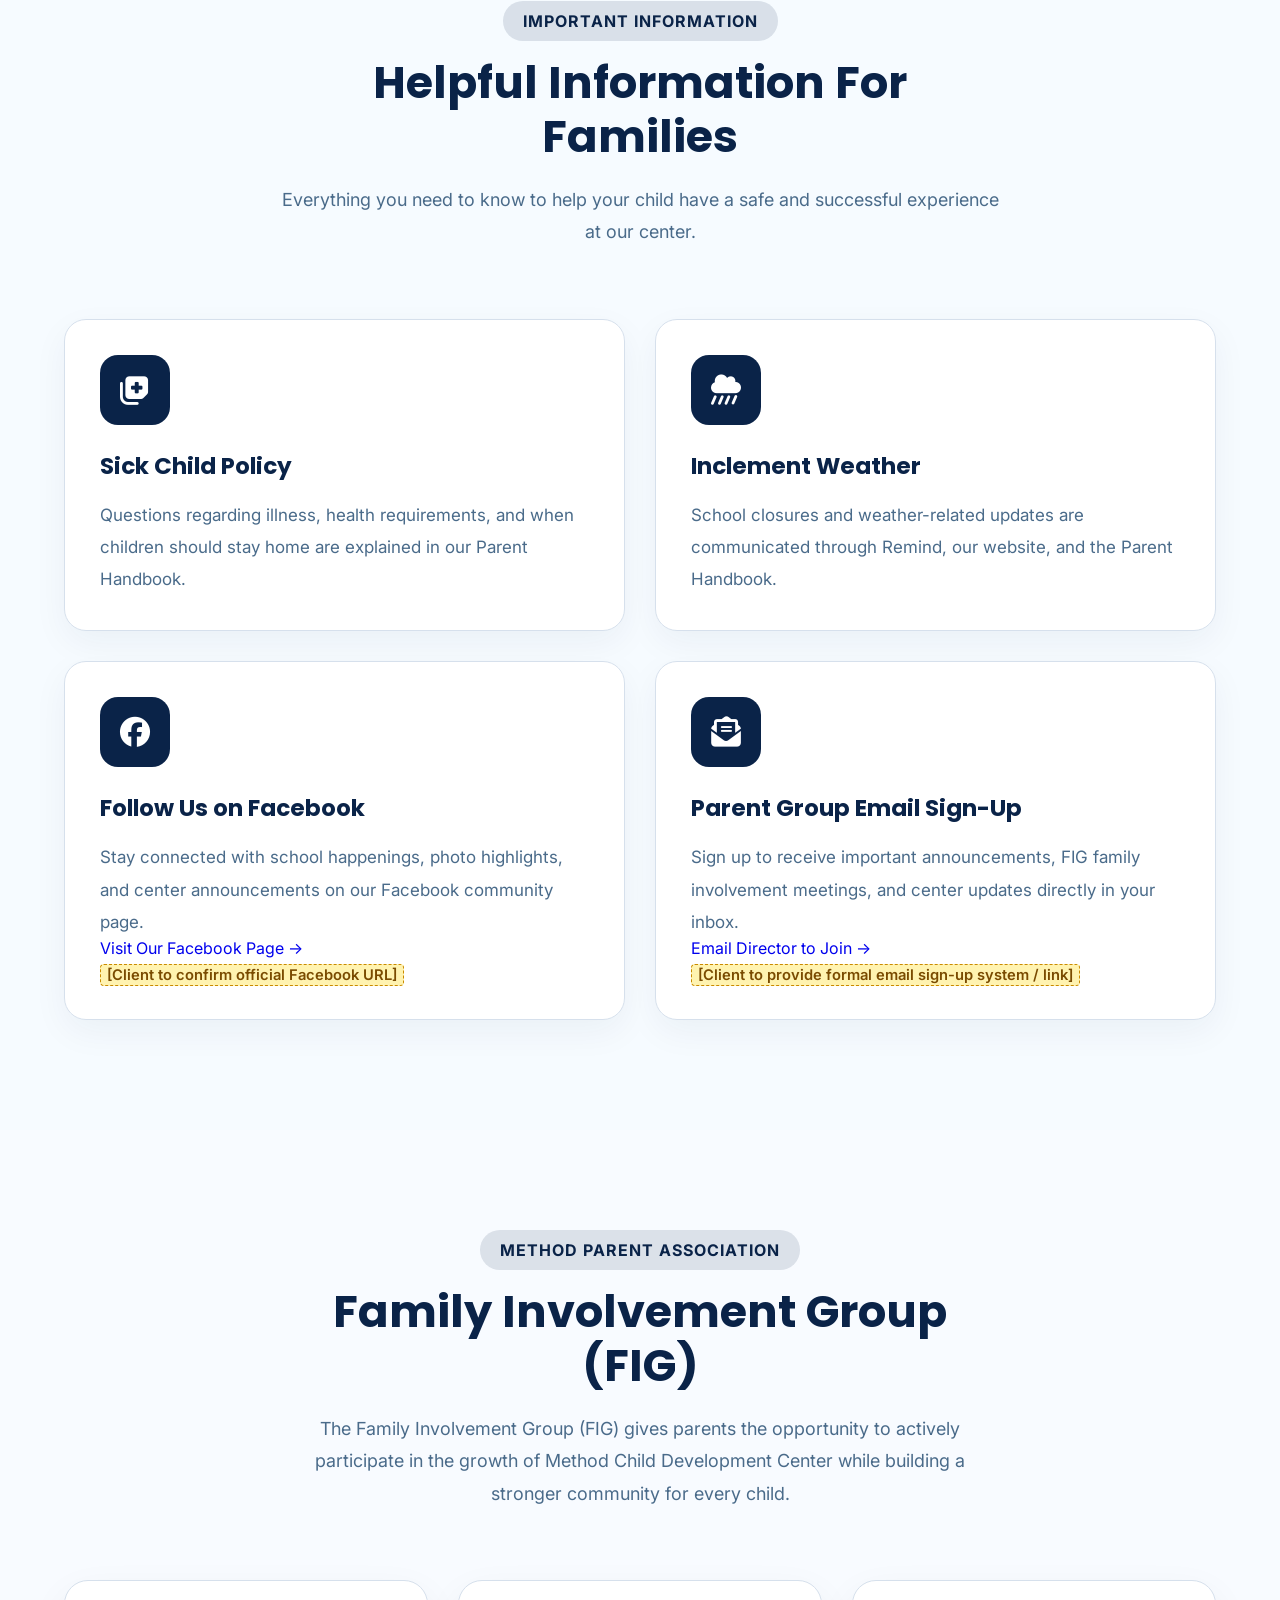
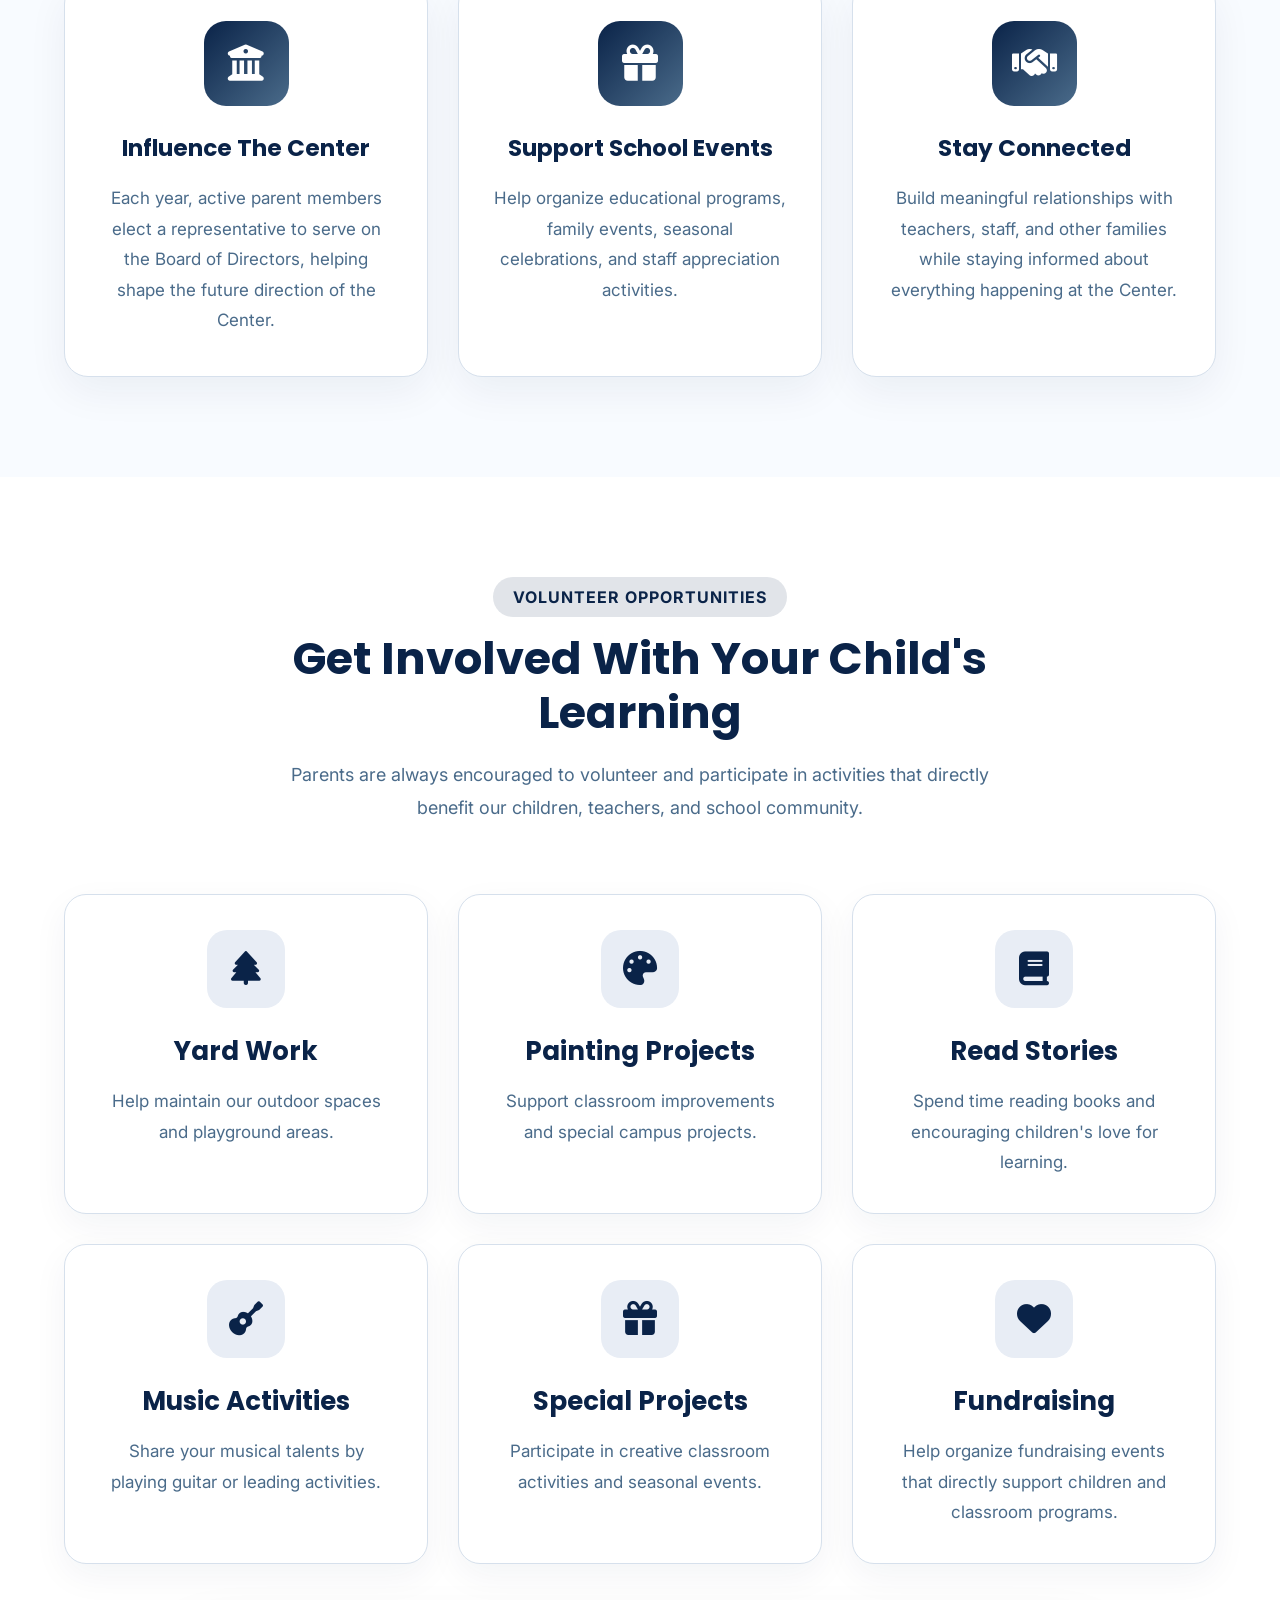
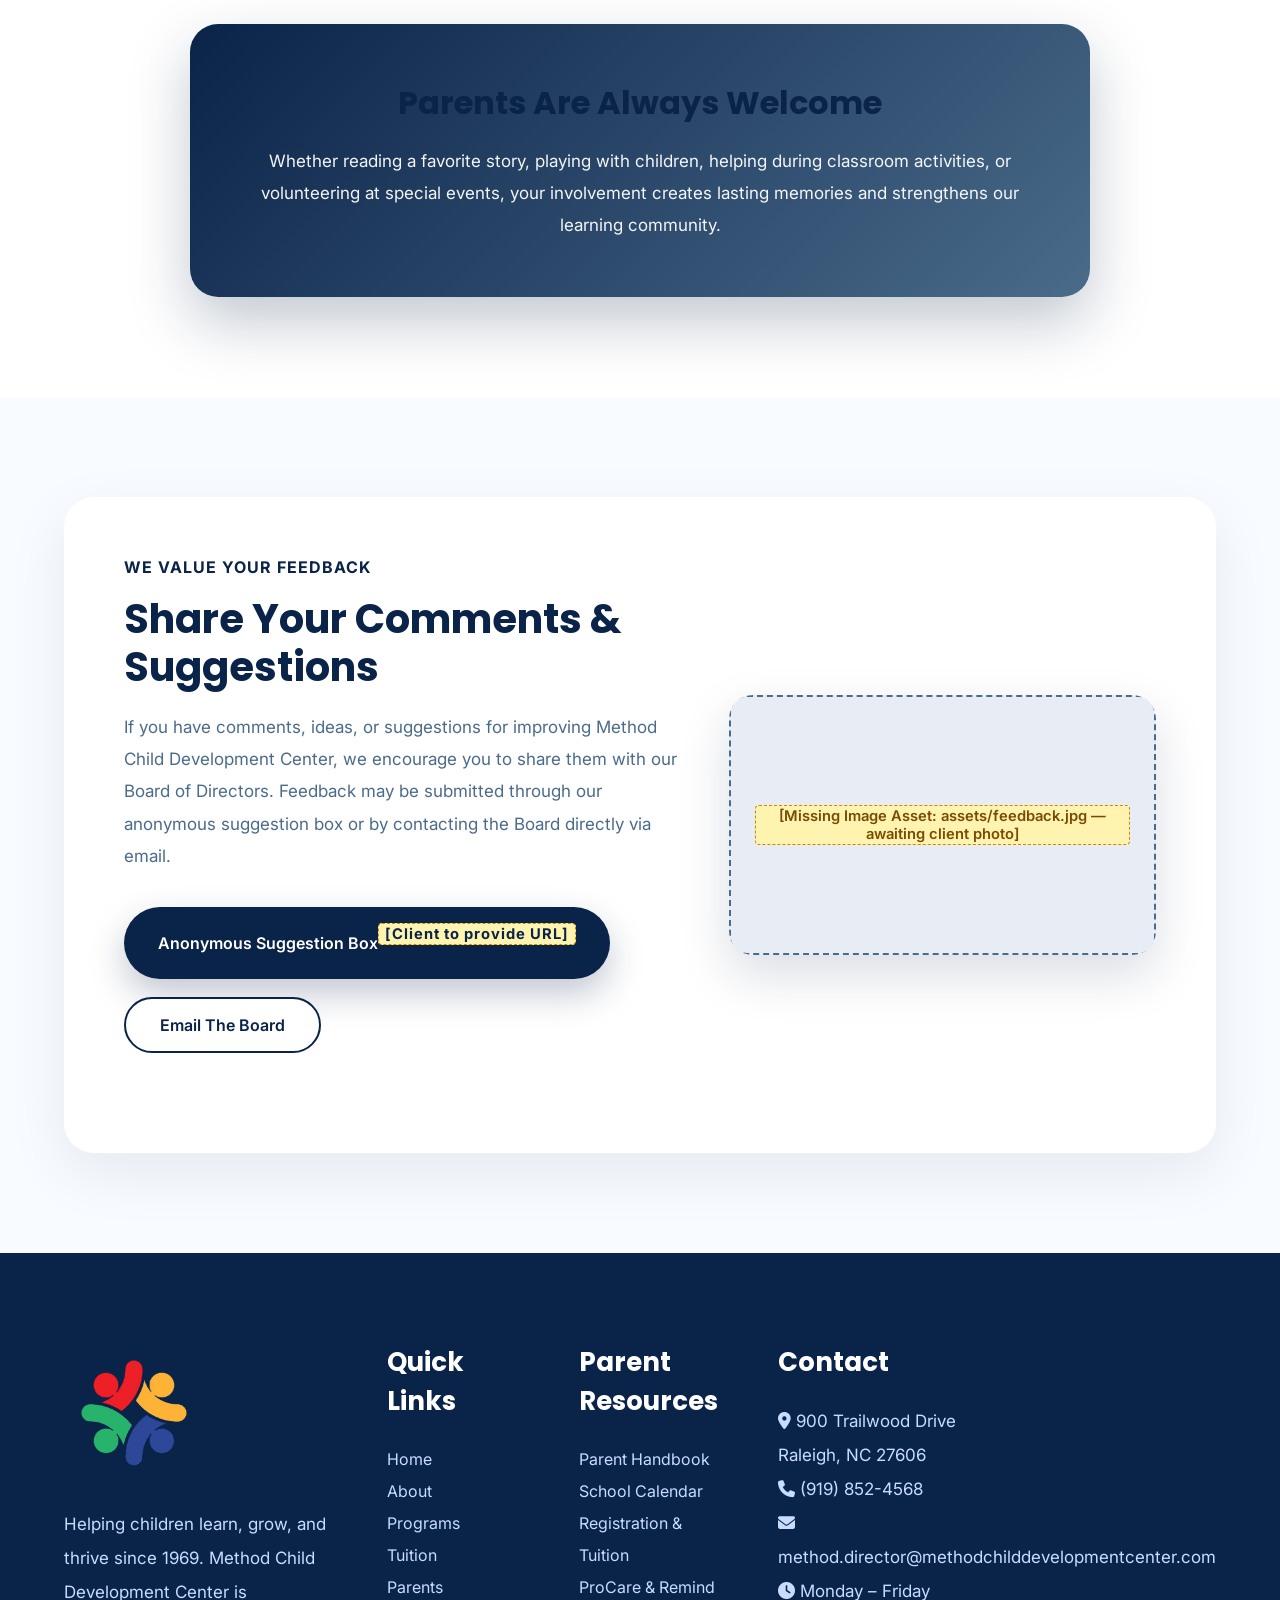
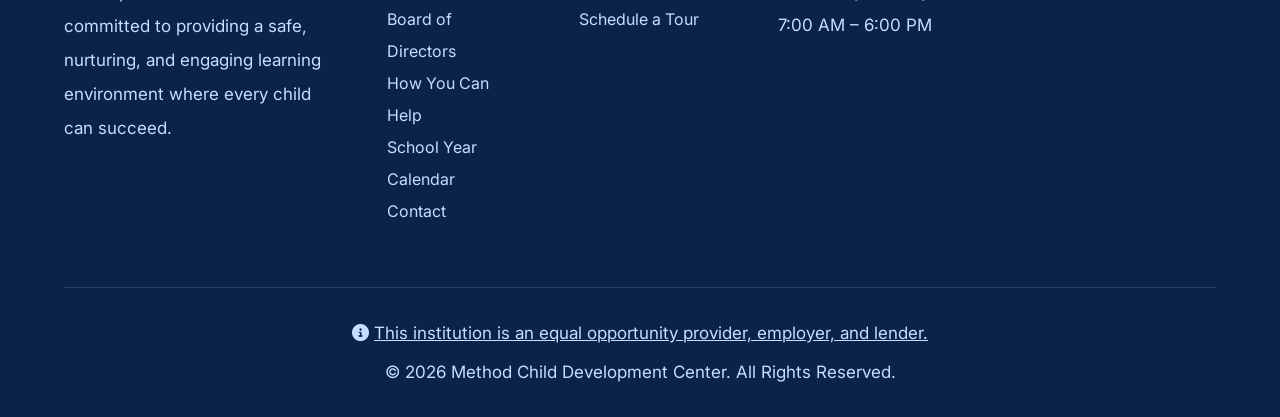
<file: parents.html>
<!DOCTYPE html>
<html lang="en">

<head>

<meta charset="UTF-8">
<meta name="viewport" content="width=device-width, initial-scale=1.0">

<title>Parents | Method Child Development Center</title>

<meta name="description"
content="Resources, communication tools, family involvement, volunteer opportunities, and important information for parents at Method Child Development Center.">

<link rel="icon" type="image/png" href="assets/logo.png">
<link rel="preconnect" href="https://fonts.googleapis.com">
<link rel="preconnect" href="https://fonts.gstatic.com" crossorigin>

<link href="https://fonts.googleapis.com/css2?family=Inter:wght@300;400;500;600;700&family=Poppins:wght@500;600;700;800&display=swap" rel="stylesheet">

<link rel="stylesheet" href="https://cdnjs.cloudflare.com/ajax/libs/font-awesome/6.7.2/css/all.min.css">

<link rel="stylesheet" href="style.css">
<link rel="stylesheet" href="parents.css">

</head>

<body>

<!--=================================
HEADER
======================================-->

<header class="header">

<div class="container">

<div class="logo">

<a href="index.html" class="logo-link">
<img src="assets/logo.png" alt="Method Child Development Center">
<div class="logo-text">
<span class="logo-title">Method</span>
<span class="logo-sub">Child Development Center</span>
</div>
</a>

</div>

<nav class="navbar">

<ul>

<li><a href="index.html">Home</a></li>
<li><a href="about.html">About</a></li>
<li><a href="programs.html">Programs</a></li>
<li><a href="tuition.html">Tuition</a></li>
<li><a class="active" href="parents.html">Parents</a></li>
<li><a href="board.html">Board of Directors</a></li>
<li><a href="help.html">How You Can Help</a></li>
<li><a href="contact.html">Contact</a></li>

</ul>

</nav>

<div class="header-btn">

<a href="contact.html" class="btn-primary">

Contact Us

</a>

</div>

<div class="menu-btn">

<i class="fa-solid fa-bars"></i>

</div>

</div>

</header>

<!--=====================================
HERO
======================================-->

<section class="parents-hero">

<div class="container">

<div class="parents-hero-grid">

<!-- LEFT -->

<div class="parents-left">

<span class="hero-tag">

PARENT RESOURCES & FAMILY SUPPORT

</span>

<h1>Supporting Every Family, Right Where They Are</h1>

<p>

Method Child Development Center supports all families &mdash; we are
inclusive, and we meet families where they are to meet their needs.
We go above and beyond to help families find quality childcare so
they can work. Explore resources, communication tools, and ways to
get involved.

</p>

<div class="hero-buttons">

<a href="https://docs.google.com/document/d/19EkepQVsPnviJquzI3wfgMnxEWRywAYw/edit" class="btn-primary" target="_blank" rel="noopener">Parent Handbook</a>

<a href="contact.html" class="btn-secondary">

Contact Us

</a>

</div>

<div class="parent-highlight">

<div class="highlight-icon">

<i class="fa-solid fa-people-group"></i>

</div>

<div>

<h4>Working Together With Families</h4>

<p>

By encouraging parents to join in the center community and take
part in center activities, we extend and support the family.

</p>

</div>

</div>

</div>

<!-- RIGHT -->

<div class="parents-right">

<div class="hero-image">

<img
src="assets/parents-hero.png"
alt="Parents and Children">

</div>

<div class="hero-badge-card">

<h3>

55+

</h3>

<p>Years Of Quality Childcare</p>

</div>

</div>

</div>

</div>

</section>

<!--=====================================
PARENT RESOURCES
======================================-->

<section class="parent-resources">

<div class="container">

<div class="section-heading">

<span>

PARENT RESOURCES

</span>

<h2>

Everything Parents Need In One Place

</h2>

<p>

Quick access to important information,
documents, and communication tools that
help your family stay informed and connected.

</p>

</div>

<div class="resource-grid">

<!-- CARD -->

<div class="resource-card">

<div class="resource-icon">

<i class="fa-solid fa-book"></i>

</div>

<h3>

Parent Handbook

</h3>

<p>

Learn about our policies, health guidelines,
attendance, safety procedures,
and important center information.

</p>

<a href="https://docs.google.com/document/d/19EkepQVsPnviJquzI3wfgMnxEWRywAYw/edit" target="_blank" rel="noopener">View Handbook →</a>

</div>

<!-- CARD -->

<div class="resource-card">

<div class="resource-icon">

<i class="fa-solid fa-file-signature"></i>

</div>

<h3>

New Family Registration

</h3>

<p>

Access enrollment information,
required documents,
and registration resources
for new families.

</p>

<a href="tuition.html">Enrollment Info &rarr;</a>

</div>

<!-- CARD -->

<div class="resource-card">

<div class="resource-icon">

<i class="fa-solid fa-newspaper"></i>

</div>

<h3>

Monthly Newsletter

</h3>

<p>

Stay informed with classroom updates,
school news,
events,
and monthly announcements.

</p>

<a href="https://docs.google.com/document/d/19EkepQVsPnviJquzI3wfgMnxEWRywAYw/edit" target="_blank" rel="noopener">Center Announcements &rarr;</a>
<div style="margin-top:6px;"><span class="placeholder">[Client to confirm newsletter link]</span></div>

</div>

<!-- CARD -->

<div class="resource-card">

<div class="resource-icon">

<i class="fa-solid fa-calendar-days"></i>

</div>

<h3>

News & Events

</h3>

<p>

View our school calendar,
closures,
holiday schedules,
and important announcements.

</p>

<a href="https://www.methodchilddevelopmentcenter.com/calendar" target="_blank" rel="noopener">View Calendar &rarr;</a>

</div>

</div>

</div>

</section>
<!--=====================================
COMMUNICATION
======================================-->

<section class="communication">

<div class="container">

<div class="section-heading">

<span>

DAILY COMMUNICATION

</span>

<h2>

Stay Connected Every Day

</h2>

<p>

We believe strong communication between families and teachers
creates the best learning experience for every child.

</p>

</div>

<div class="communication-grid">

<!-- PROCare -->

<div class="communication-card">

<div class="communication-icon">

<i class="fa-solid fa-heart"></i>

</div>

<h3>

ProCare

</h3>

<p>

ProCare provides real-time communication between teachers
and families throughout the day.

</p>

<ul class="communication-list">

<li><i class="fa-solid fa-check"></i> Real-time classroom updates</li>

<li><i class="fa-solid fa-check"></i> Meal & snack tracking</li>

<li><i class="fa-solid fa-check"></i> Potty & diaper updates</li>

<li><i class="fa-solid fa-check"></i> Daily photos</li>

<li><i class="fa-solid fa-check"></i> Teacher messages</li>

<li><i class="fa-solid fa-check"></i> Individual child access code</li>

</ul>

</div>

<!-- REMIND -->

<div class="communication-card">

<div class="communication-icon">

<i class="fa-solid fa-bell"></i>

</div>

<h3>

Remind

</h3>

<p>

Remind keeps families informed about important school
announcements and upcoming events.

</p>

<ul class="communication-list">

<li><i class="fa-solid fa-check"></i> School closures</li>

<li><i class="fa-solid fa-check"></i> Important announcements</li>

<li><i class="fa-solid fa-check"></i> Holiday reminders</li>

<li><i class="fa-solid fa-check"></i> School events</li>

<li><i class="fa-solid fa-check"></i> Emergency notifications</li>

<li><i class="fa-solid fa-check"></i> Parent updates</li>

</ul>

</div>

</div>

</div>

</section>

<!--=====================================
IMPORTANT INFORMATION
======================================-->

<section class="important-info">

<div class="container">

<div class="section-heading">

<span>

IMPORTANT INFORMATION

</span>

<h2>

Helpful Information For Families

</h2>

<p>

Everything you need to know to help your child
have a safe and successful experience at our center.

</p>

</div>

<div class="info-grid">

<!-- Card -->

<div class="info-card">

<div class="info-icon">

<i class="fa-solid fa-notes-medical"></i>

</div>

<h3>

Sick Child Policy

</h3>

<p>

Questions regarding illness,
health requirements,
and when children should stay home
are explained in our Parent Handbook.

</p>

</div>

<!-- Card -->

<div class="info-card">

<div class="info-icon">

<i class="fa-solid fa-cloud-showers-heavy"></i>

</div>

<h3>

Inclement Weather

</h3>

<p>

School closures and weather-related updates
are communicated through Remind,
our website,
and the Parent Handbook.

</p>

</div>

<!-- Card -->

<!-- Card -->

<div class="info-card">
<div class="info-icon"><i class="fa-brands fa-facebook"></i></div>
<h3>Follow Us on Facebook</h3>
<p>Stay connected with school happenings, photo highlights, and center announcements on our Facebook community page.</p>
<a href="https://www.facebook.com" target="_blank" rel="noopener">Visit Our Facebook Page &rarr;</a>
<div style="margin-top:6px;"><span class="placeholder">[Client to confirm official Facebook URL]</span></div>
</div>
<div class="info-card">
<div class="info-icon"><i class="fa-solid fa-envelope-open-text"></i></div>
<h3>Parent Group Email Sign-Up</h3>
<p>Sign up to receive important announcements, FIG family involvement meetings, and center updates directly in your inbox.</p>
<a href="mailto:method.director@methodchilddevelopmentcenter.com?subject=Parent%20Group%20Email%20List%20Sign-Up">Email Director to Join &rarr;</a>
<div style="margin-top:6px;"><span class="placeholder">[Client to provide formal email sign-up system / link]</span></div>
</div>
</div>

</div>

</section>
<!--=====================================
FAMILY INVOLVEMENT GROUP (FIG)
======================================-->

<section class="family-group">

<div class="container">

<div class="section-heading">

<span>

METHOD PARENT ASSOCIATION

</span>

<h2>

Family Involvement Group (FIG)

</h2>

<p>

The Family Involvement Group (FIG) gives parents the opportunity
to actively participate in the growth of Method Child Development
Center while building a stronger community for every child.

</p>

</div>

<div class="fig-grid">

<!-- CARD -->

<div class="fig-card">

<div class="fig-icon">

<i class="fa-solid fa-building-columns"></i>

</div>

<h3>

Influence The Center

</h3>

<p>

Each year, active parent members elect a representative
to serve on the Board of Directors, helping shape the
future direction of the Center.

</p>

</div>

<!-- CARD -->

<div class="fig-card">

<div class="fig-icon">

<i class="fa-solid fa-gift"></i>

</div>

<h3>

Support School Events

</h3>

<p>

Help organize educational programs,
family events, seasonal celebrations,
and staff appreciation activities.

</p>

</div>

<!-- CARD -->

<div class="fig-card">

<div class="fig-icon">

<i class="fa-solid fa-handshake"></i>

</div>

<h3>

Stay Connected

</h3>

<p>

Build meaningful relationships with
teachers, staff, and other families while
staying informed about everything happening
at the Center.

</p>

</div>

</div>

</div>

</section>

<!--=====================================
VOLUNTEER OPPORTUNITIES
======================================-->

<section class="volunteer">

<div class="container">

<div class="section-heading">

<span>

VOLUNTEER OPPORTUNITIES

</span>

<h2>

Get Involved With Your Child's Learning

</h2>

<p>

Parents are always encouraged to volunteer and participate
in activities that directly benefit our children,
teachers, and school community.

</p>

</div>

<div class="volunteer-grid">

<div class="volunteer-card">

<div class="volunteer-icon"><i class="fa-solid fa-tree"></i></div>

<h3>Yard Work</h3>

<p>

Help maintain our outdoor spaces
and playground areas.

</p>

</div>

<div class="volunteer-card">

<div class="volunteer-icon"><i class="fa-solid fa-palette"></i></div>

<h3>Painting Projects</h3>

<p>

Support classroom improvements
and special campus projects.

</p>

</div>

<div class="volunteer-card">

<div class="volunteer-icon"><i class="fa-solid fa-book"></i></div>

<h3>Read Stories</h3>

<p>

Spend time reading books and
encouraging children's love for learning.

</p>

</div>

<div class="volunteer-card">

<div class="volunteer-icon"><i class="fa-solid fa-guitar"></i></div>

<h3>Music Activities</h3>

<p>

Share your musical talents by
playing guitar or leading activities.

</p>

</div>

<div class="volunteer-card">

<div class="volunteer-icon"><i class="fa-solid fa-gift"></i></div>

<h3>Special Projects</h3>

<p>

Participate in creative classroom
activities and seasonal events.

</p>

</div>

<div class="volunteer-card">

<div class="volunteer-icon"><i class="fa-solid fa-heart"></i></div>

<h3>Fundraising</h3>

<p>

Help organize fundraising events
that directly support children
and classroom programs.

</p>

</div>

</div>

<div class="volunteer-note">

<h3>

Parents Are Always Welcome

</h3>

<p style="color: white;">

Whether reading a favorite story, playing with children,
helping during classroom activities, or volunteering at
special events, your involvement creates lasting memories
and strengthens our learning community.

</p>

</div>

</div>

</section>

<!--=====================================
SUGGESTIONS & FEEDBACK
======================================-->

<section class="feedback">

<div class="container">

<div class="feedback-card">

<div class="feedback-content">

<span>

WE VALUE YOUR FEEDBACK

</span>

<h2>

Share Your Comments & Suggestions

</h2>

<p>

If you have comments, ideas, or suggestions for improving
Method Child Development Center, we encourage you to share
them with our Board of Directors. Feedback may be submitted
through our anonymous suggestion box or by contacting the
Board directly via email.

</p>

<div class="hero-buttons">

<a href="#feedback" class="btn-primary">

Anonymous Suggestion Box <span class="placeholder">[Client to provide URL]</span>

</a>

<a href="mailto:boardofdirectors@methodchilddevelopmentcenter.com"
class="btn-secondary">

Email The Board

</a>

</div>

</div>

<div class="feedback-image">

<div class="placeholder-image-box" style="background:#E8EDF5;border:2px dashed #4A6B8A;border-radius:18px;min-height:260px;display:flex;align-items:center;justify-content:center;padding:24px;text-align:center;">
<span class="placeholder">[Missing Image Asset: assets/feedback.jpg &mdash; awaiting client photo]</span>
</div>

</div>

</div>

</div>

</section>
<!--=====================================
STAY UPDATED
======================================-->



<!--=====================================
FOOTER
======================================-->

<footer>

<div class="container">

<div class="footer-grid">

<!-- ABOUT -->

<div>

<img
src="assets/logo.png"
alt="Method Child Development Center"
class="footer-logo">

<p>

Helping children learn, grow, and thrive since 1969.

Method Child Development Center is committed to providing
a safe, nurturing, and engaging learning environment where
every child can succeed.

</p>

</div>

<!-- LINKS -->

<div>

<h3>

Quick Links

</h3>

<ul>

<li><a href="index.html">Home</a></li>
<li><a href="about.html">About</a></li>
<li><a href="programs.html">Programs</a></li>
<li><a href="tuition.html">Tuition</a></li>
<li><a href="parents.html">Parents</a></li>
<li><a href="board.html">Board of Directors</a></li>
<li><a href="help.html">How You Can Help</a></li>
<li><a href="https://www.methodchilddevelopmentcenter.com/calendar" target="_blank" rel="noopener">School Year Calendar</a></li>
<li><a href="contact.html">Contact</a></li>

</ul>

</div>

<!-- RESOURCES -->

<div>

<h3>

Parent Resources

</h3>

<ul>

<li><a href="https://docs.google.com/document/d/19EkepQVsPnviJquzI3wfgMnxEWRywAYw/edit" target="_blank" rel="noopener">Parent Handbook</a></li>
<li><a href="https://www.methodchilddevelopmentcenter.com/calendar" target="_blank" rel="noopener">School Calendar</a></li>
<li><a href="tuition.html">Registration &amp; Tuition</a></li>
<li><a href="parents.html#communication">ProCare &amp; Remind</a></li>
<li><a href="contact.html">Schedule a Tour</a></li>

</ul>

</div>

<!-- CONTACT -->

<div>

<h3>

Contact

</h3>

<p>

<i class="fa-solid fa-location-dot"></i> 900 Trailwood Drive<br>Raleigh, NC 27606

</p>

<p>

<i class="fa-solid fa-phone"></i> (919) 852-4568

</p>

<p>

<i class="fa-solid fa-envelope"></i> method.director@methodchilddevelopmentcenter.com

</p>

<p>

<i class="fa-solid fa-clock"></i> Monday &ndash; Friday<br>

7:00 AM &ndash; 6:00 PM

</p>

</div>

</div>

<div class="copyright">

<p class="usda-statement"><i class="fa-solid fa-circle-info"></i> <a href="https://www.usda.gov/non-discrimination-statement" target="_blank" rel="noopener">This institution is an equal opportunity provider, employer, and lender.</a></p>

<p>

© 2026 Method Child Development Center.
All Rights Reserved.

</p>

</div>

</div>

</footer>

<script src="script.js"></script>

</body>

</html>
</file>
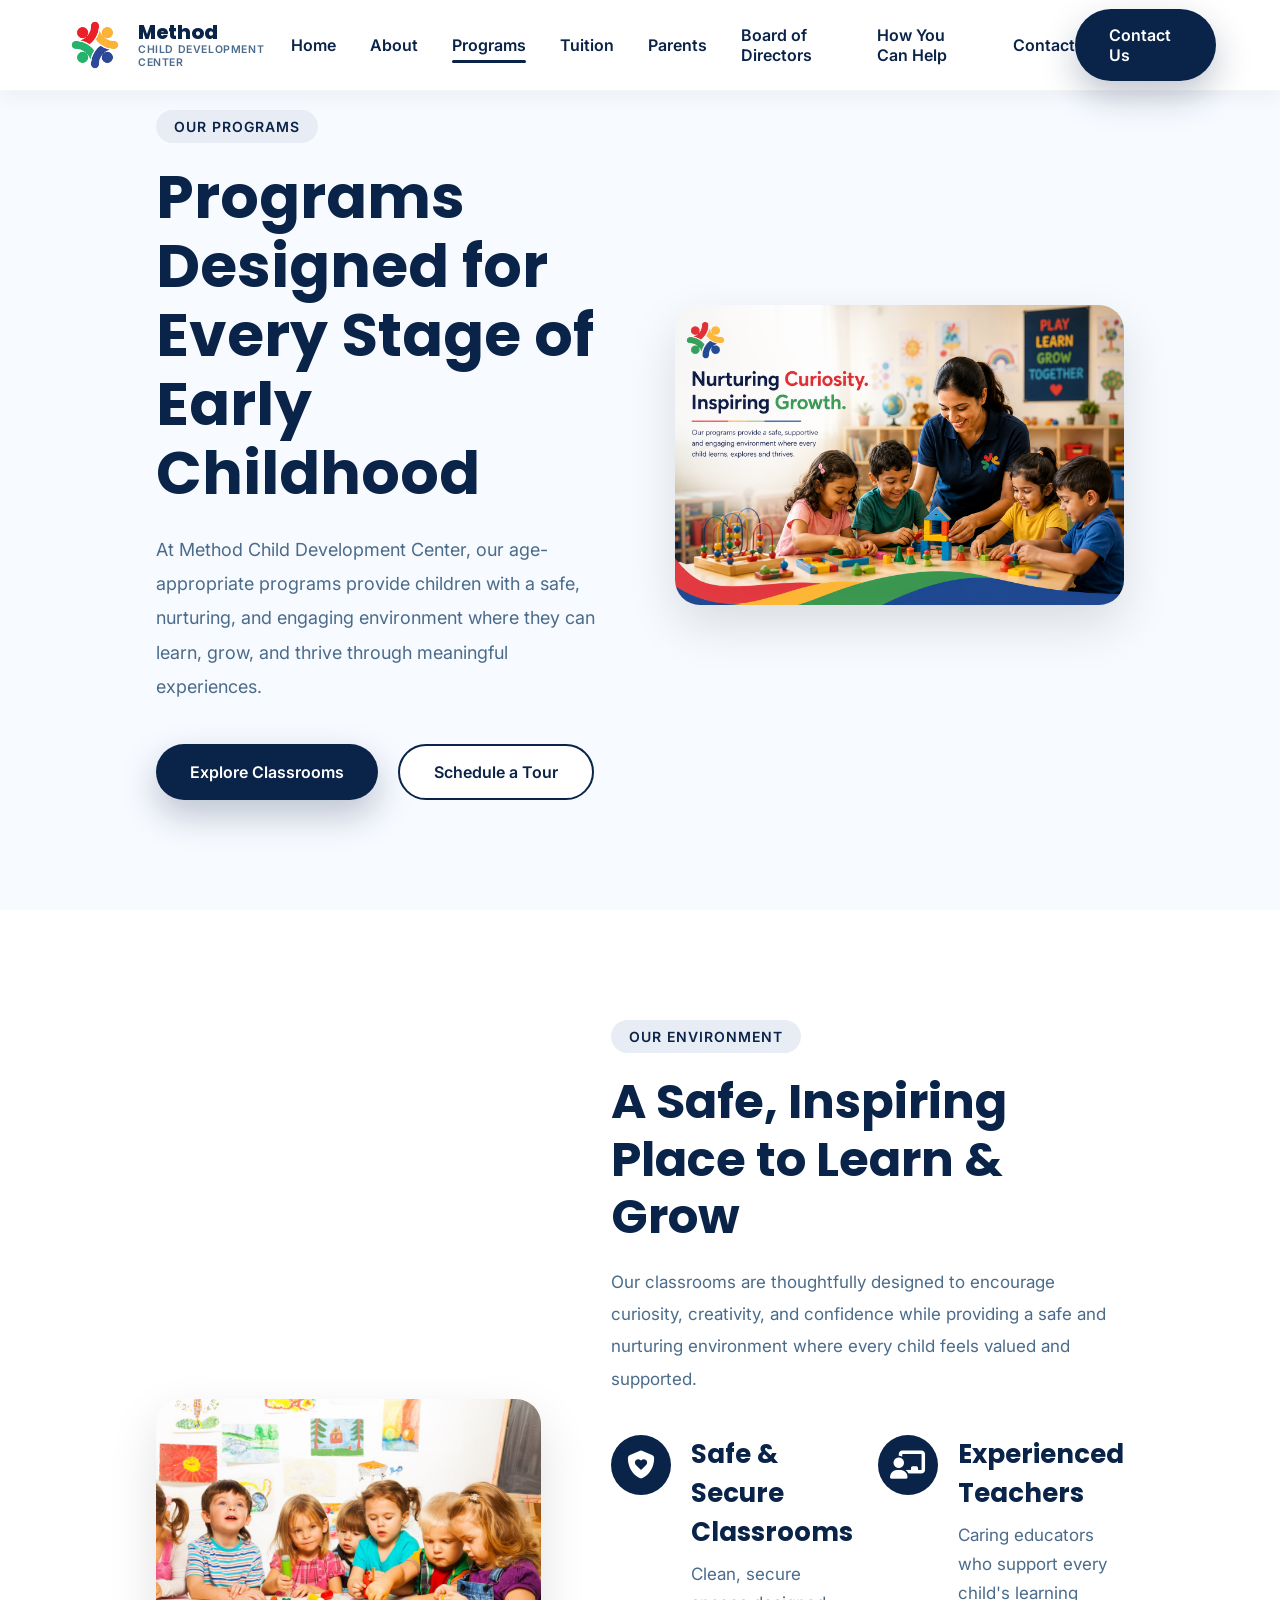
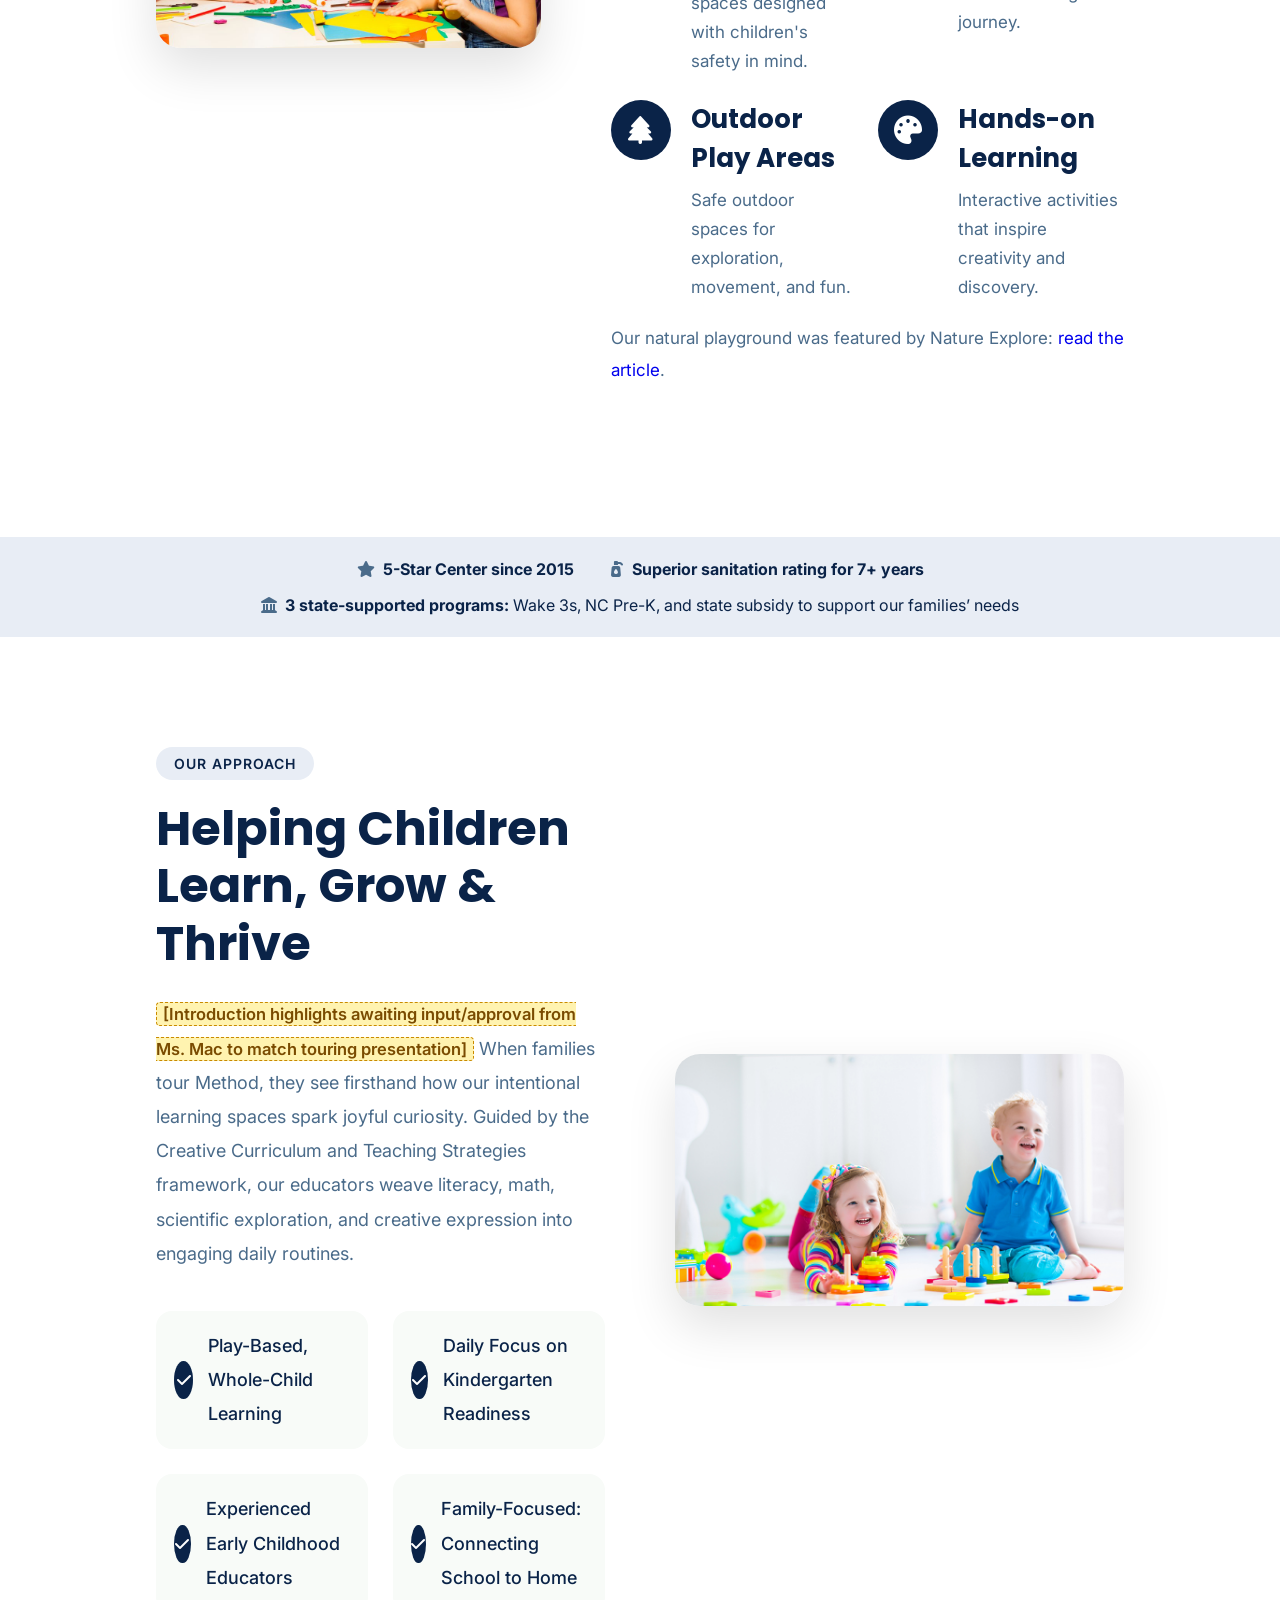
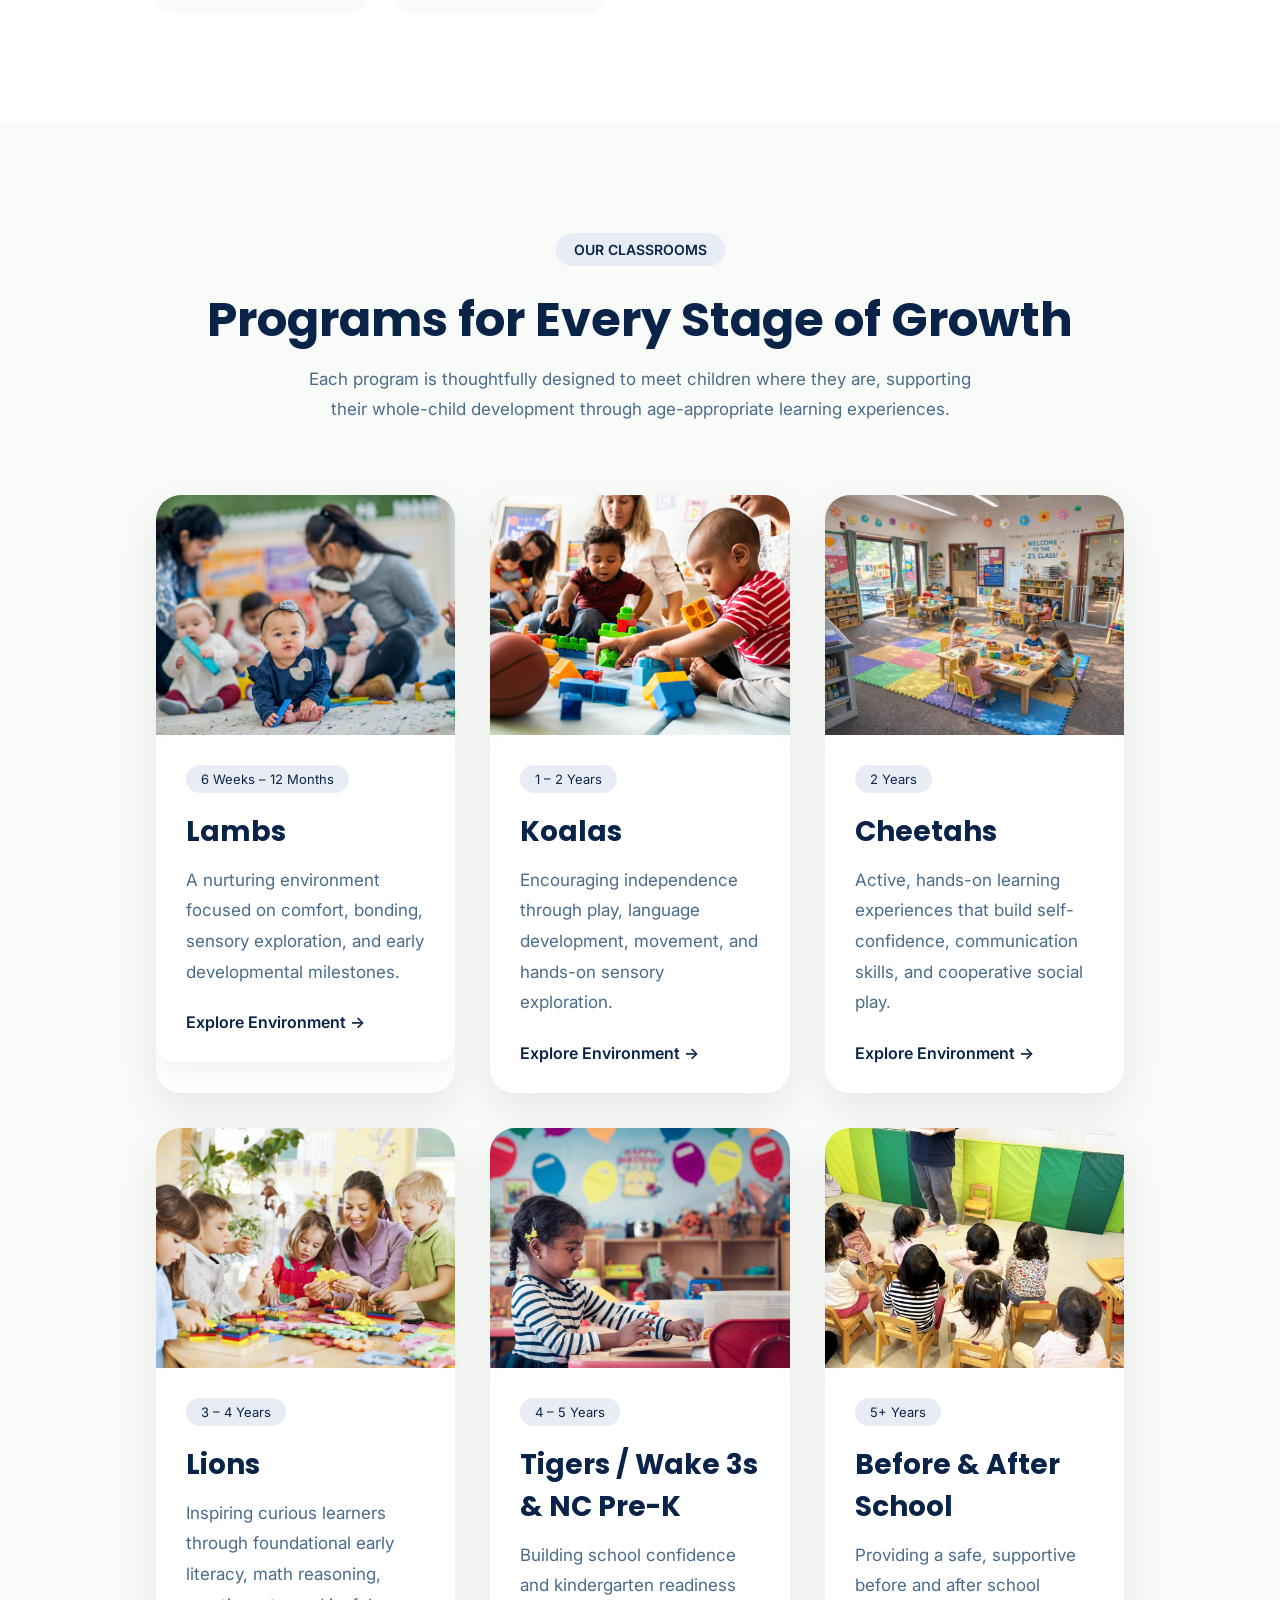
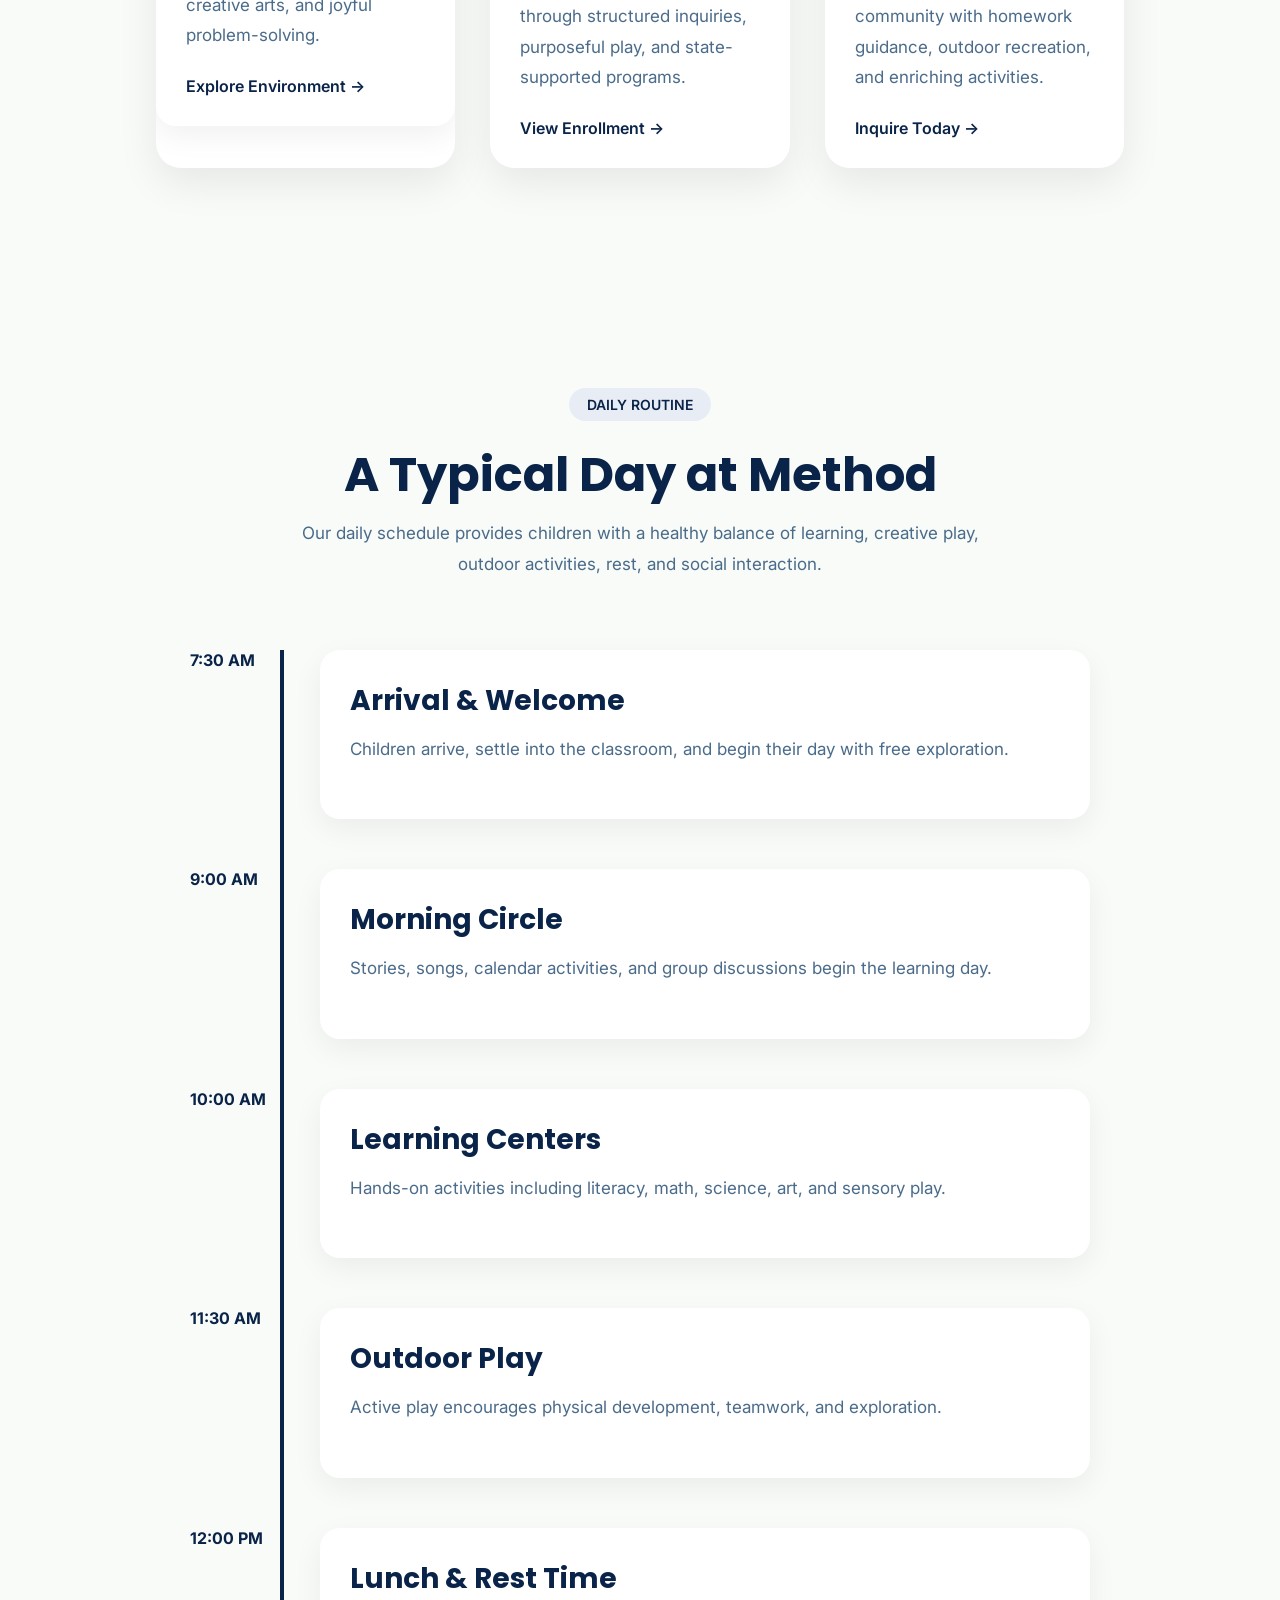
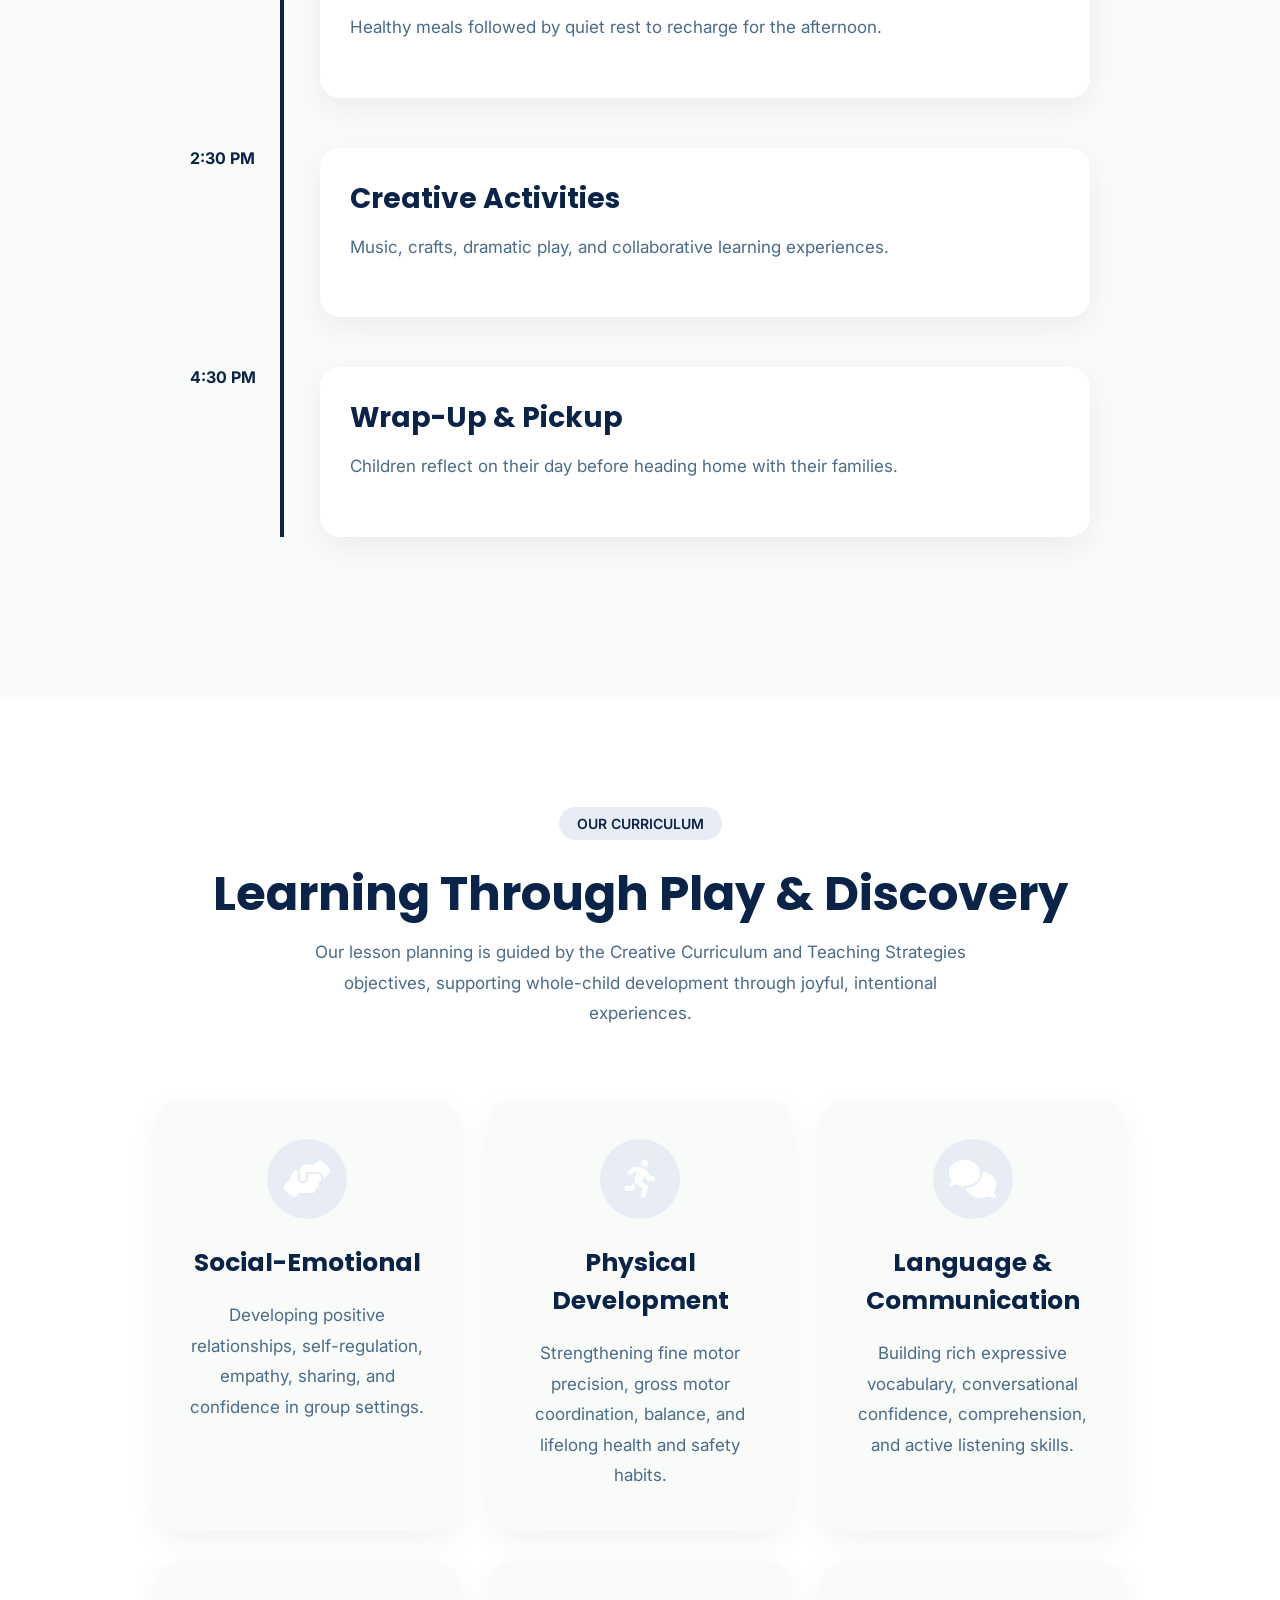
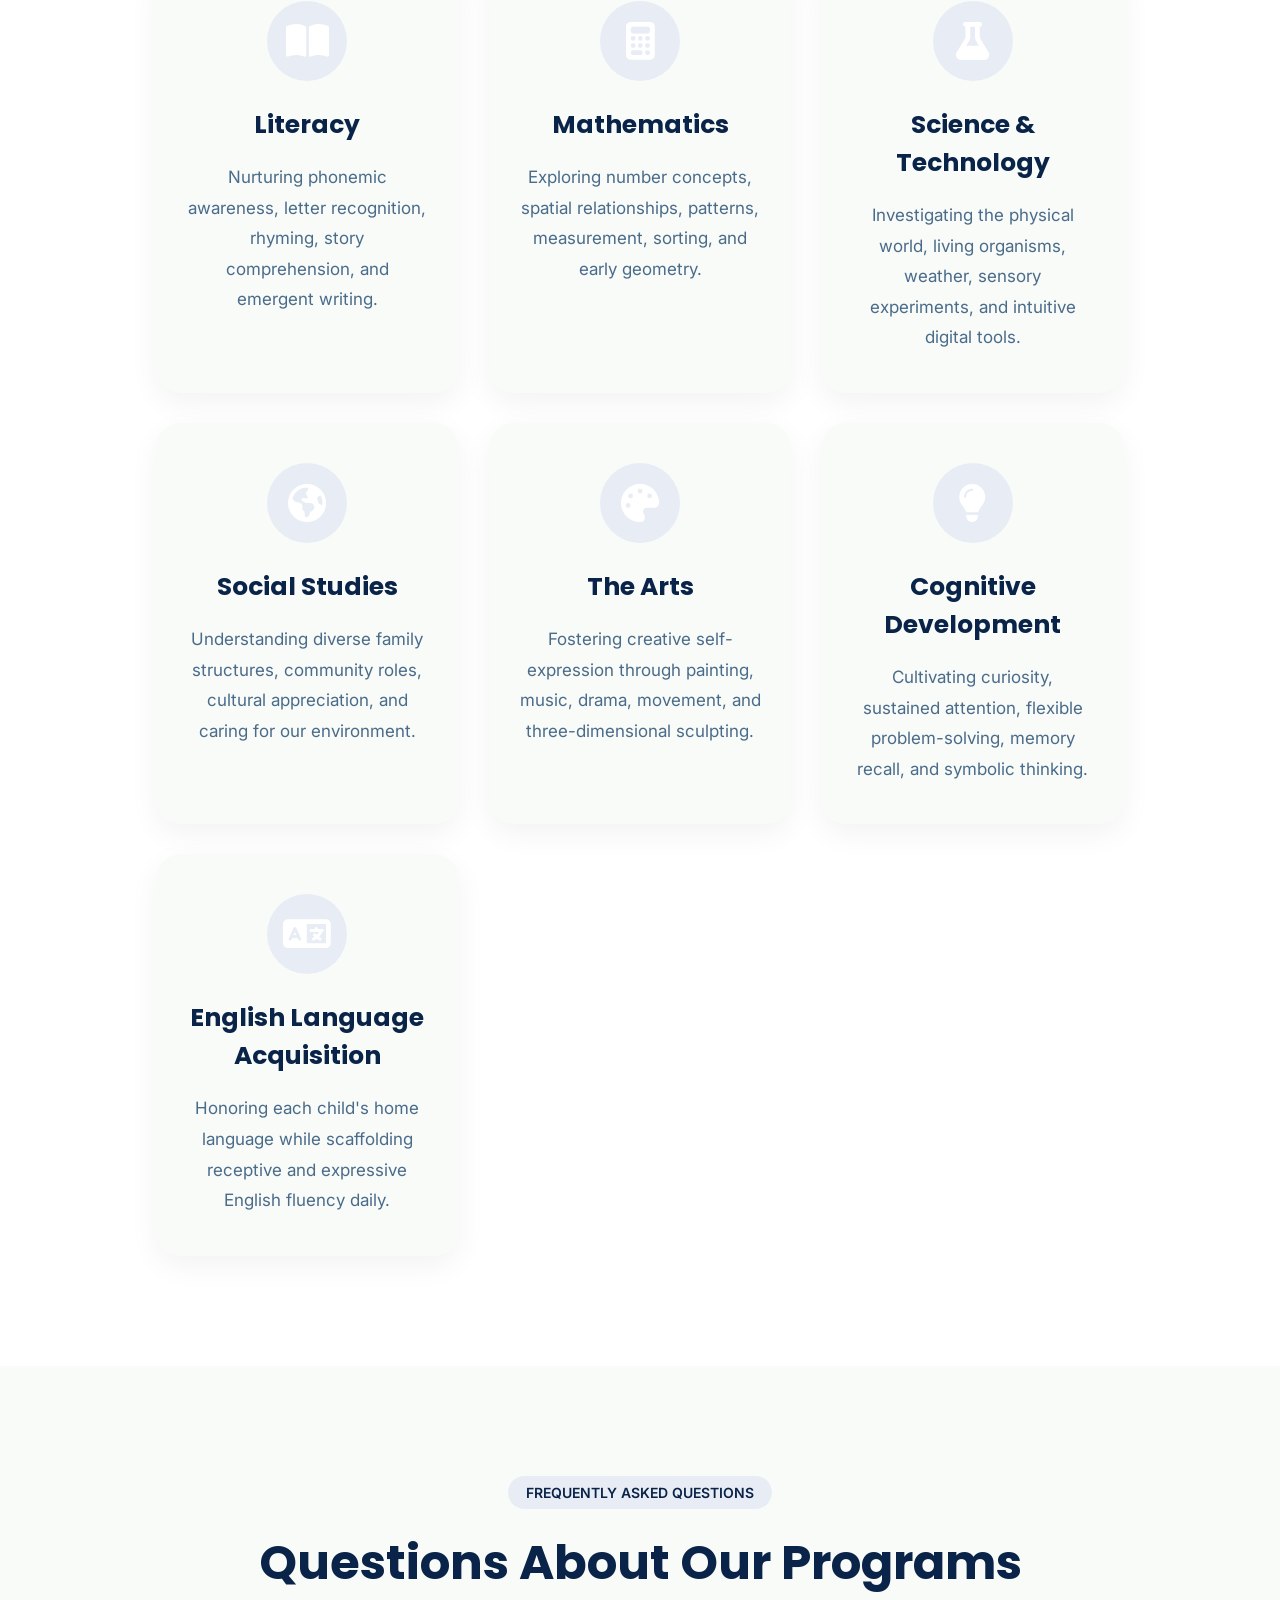
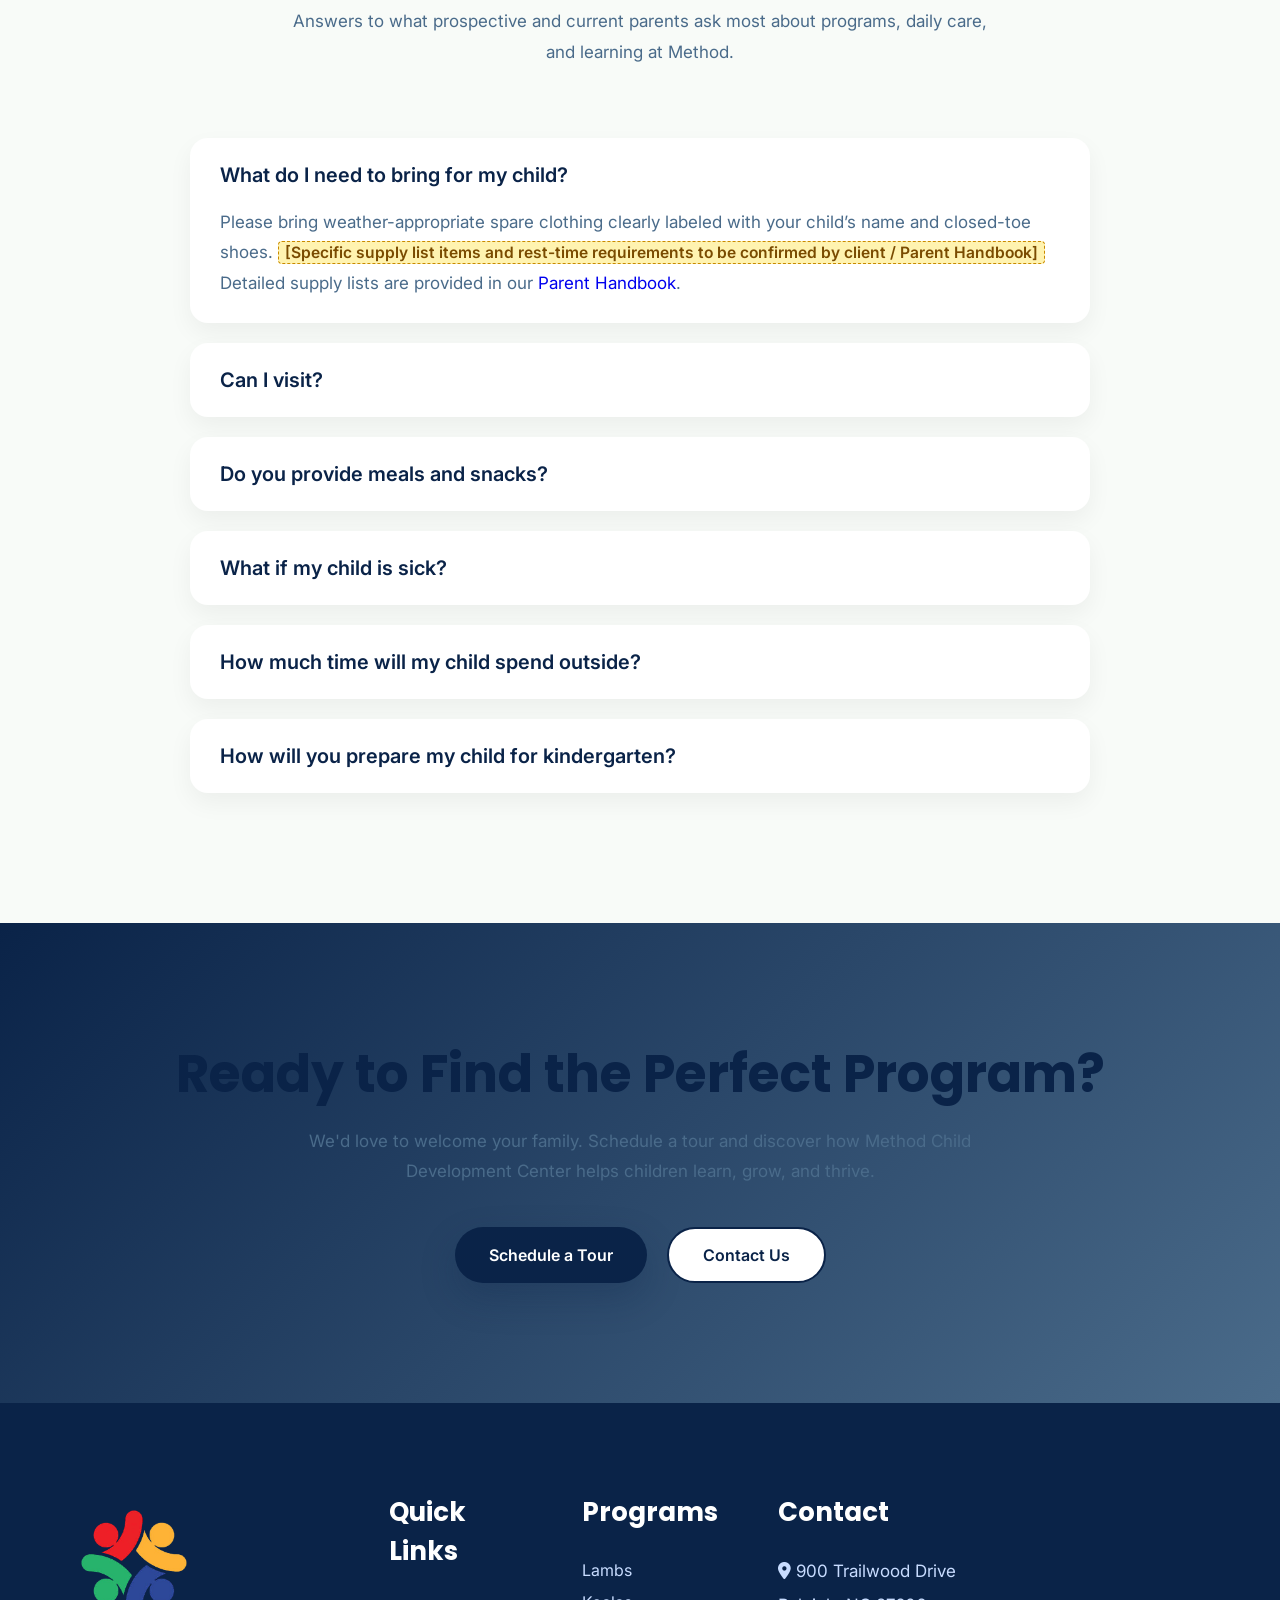
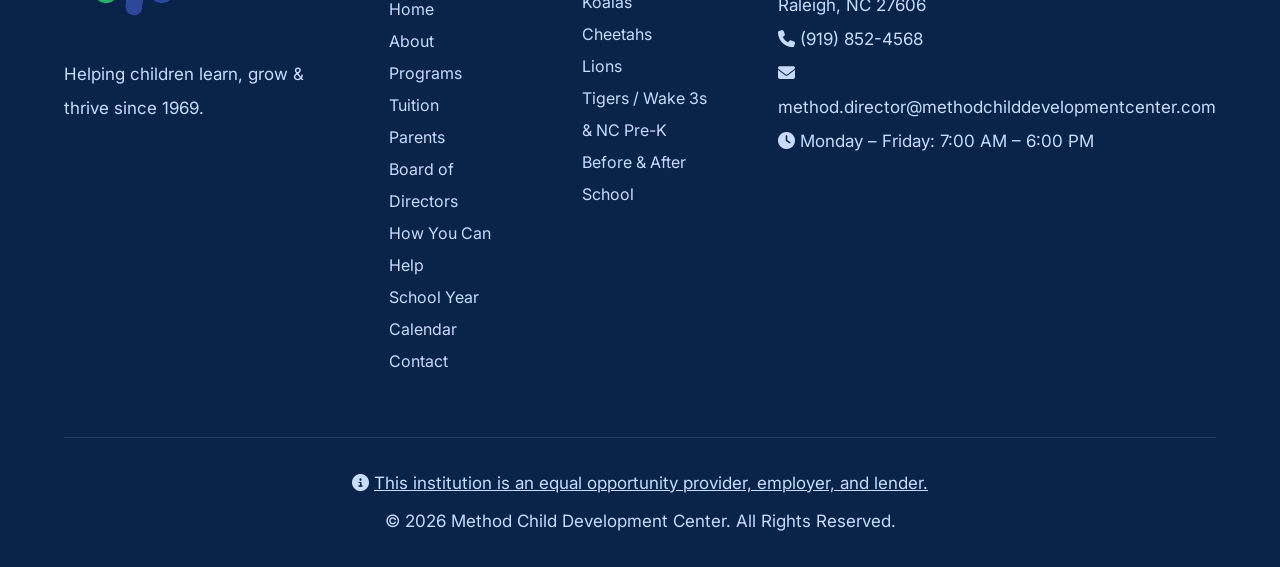
<file: programs.html>
<!DOCTYPE html>
<html lang="en">
<head>
    <meta charset="UTF-8">
    <meta name="viewport" content="width=device-width, initial-scale=1.0">
    <title>Programs | Method Child Development Center</title>

    <link rel="icon" type="image/png" href="assets/logo.png">
    <link rel="preconnect" href="https://fonts.googleapis.com">
    <link rel="preconnect" href="https://fonts.gstatic.com" crossorigin>
    <link href="https://fonts.googleapis.com/css2?family=Inter:wght@300;400;500;600;700&family=Poppins:wght@500;600;700;800&display=swap" rel="stylesheet">

    <link rel="stylesheet" href="https://cdnjs.cloudflare.com/ajax/libs/font-awesome/6.7.2/css/all.min.css">

    <link rel="stylesheet" href="style.css">
    <link rel="stylesheet" href="programs.css">
</head>

<body>

<header class="header">

<div class="container">

<div class="logo">

<a href="index.html" class="logo-link">
<img src="assets/logo.png" alt="Method Child Development Center">
<div class="logo-text">
<span class="logo-title">Method</span>
<span class="logo-sub">Child Development Center</span>
</div>
</a>

</div>

<nav class="navbar">

<ul>

<li><a href="index.html">Home</a></li>
<li><a href="about.html">About</a></li>
<li><a class="active" href="programs.html">Programs</a></li>
<li><a href="tuition.html">Tuition</a></li>
<li><a href="parents.html">Parents</a></li>
<li><a href="board.html">Board of Directors</a></li>
<li><a href="help.html">How You Can Help</a></li>
<li><a href="contact.html">Contact</a></li>

</ul>

</nav>

<div class="header-btn">

<a href="contact.html" class="btn-primary">Contact Us</a>

</div>

<div class="menu-btn">

<i class="fa-solid fa-bars"></i>

</div>

</div>

</header>


<section class="program-hero">

<div class="container">

<div class="hero-content">

<div class="left">

<span class="badge">OUR PROGRAMS</span>

<h1>
Programs Designed for Every Stage of Early Childhood
</h1>

<p>
At Method Child Development Center, our age-appropriate programs provide children with a safe, nurturing, and engaging environment where they can learn, grow, and thrive through meaningful experiences.
</p>

<div class="buttons">

<a href="#our-classrooms" class="btn-primary">Explore Classrooms</a>

<a href="contact.html" class="btn-secondary">Schedule a Tour</a>

</div>

</div>

<div class="right">

<img src="assets/YOUR-IMAGE.png" alt="Children Learning in Classroom">

</div>

</div>

</div>

</section>

<section class="learning-environment" id="learning-environment">

<div class="container">

<div class="environment-grid">

<div class="left">

<img src="assets/infants.jpg" alt="Learning Environment">

</div>

<div class="right">

<span class="badge">OUR ENVIRONMENT</span>

<h2>A Safe, Inspiring Place to Learn & Grow</h2>

<p>
Our classrooms are thoughtfully designed to encourage curiosity, creativity,
and confidence while providing a safe and nurturing environment where every
child feels valued and supported.
</p>

<div class="features">

<div class="feature">
<div class="icon"><i class="fa-solid fa-shield-heart"></i></div>
<div>
<h3>Safe & Secure Classrooms</h3>
<p>Clean, secure spaces designed with children's safety in mind.</p>
</div>
</div>

<div class="feature">
<div class="icon"><i class="fa-solid fa-chalkboard-user"></i></div>
<div>
<h3>Experienced Teachers</h3>
<p>Caring educators who support every child's learning journey.</p>
</div>
</div>

<div class="feature">
<div class="icon"><i class="fa-solid fa-tree"></i></div>
<div>
<h3>Outdoor Play Areas</h3>
<p>Safe outdoor spaces for exploration, movement, and fun.</p>
</div>
</div>

<div class="feature">
<div class="icon"><i class="fa-solid fa-palette"></i></div>
<div>
<h3>Hands-on Learning</h3>
<p>Interactive activities that inspire creativity and discovery.</p>
</div>
</div>

</div>
<p class="feature-note">Our natural playground was featured by Nature Explore: <a href="https://naturalearning.org/blog/2018/02/17/method-child-development-center/" target="_blank" rel="noopener">read the article</a>.</p>

</div>

</div>

</div>

</section>

<section class="recognition-strip">
<div class="container">
<div><i class="fa-solid fa-star"></i><strong>5-Star Center since 2015</strong></div>
<div><i class="fa-solid fa-pump-soap"></i><strong>Superior sanitation rating for 7+ years</strong></div>
<div><i class="fa-solid fa-landmark"></i><strong>3 state-supported programs:</strong> Wake 3s, NC Pre-K, and state subsidy to support our families&rsquo; needs</div>
</div>
</section>

<section class="program-intro">

<div class="container">

<div class="intro-grid">

<div class="left">

<span class="badge">OUR APPROACH</span>

<h2>Helping Children Learn, Grow & Thrive</h2>

<p>
<span class="placeholder">[Introduction highlights awaiting input/approval from Ms. Mac to match touring presentation]</span>
When families tour Method, they see firsthand how our intentional learning spaces spark joyful curiosity. Guided by the Creative Curriculum and Teaching Strategies framework, our educators weave literacy, math, scientific exploration, and creative expression into engaging daily routines.
</p>

<div class="features">

<div class="item">
<div class="icon"><i class="fa-solid fa-check"></i></div>
<p>Play-Based, Whole-Child Learning</p>
</div>

<div class="item">
<div class="icon"><i class="fa-solid fa-check"></i></div>
<p>Daily Focus on Kindergarten Readiness</p>
</div>

<div class="item">
<div class="icon"><i class="fa-solid fa-check"></i></div>
<p>Experienced Early Childhood Educators</p>
</div>

<div class="item">
<div class="icon"><i class="fa-solid fa-check"></i></div>
<p>Family-Focused: Connecting School to Home</p>
</div>

</div>

</div>

<div class="right">

<img src="assets/tuition-hero.png" alt="Programs">

</div>

</div>

</div>

</section>
<section class="programs" id="our-classrooms">

<div class="container">

<div class="section-title">

<span>OUR CLASSROOMS</span>

<h2>Programs for Every Stage of Growth</h2>

<p>
Each program is thoughtfully designed to meet children where they are, supporting their whole-child development through age-appropriate learning experiences.
</p>

</div>

<div class="program-grid">

<div class="card">

<img src="assets/Lambs.jpg" alt="Lambs Infant Classroom">

<div class="content">

<span class="age">6 Weeks – 12 Months</span>

<h3>Lambs</h3>

<p>
A nurturing environment focused on comfort, bonding, sensory exploration, and early developmental milestones.
</p>

<a href="#learning-environment">Explore Environment &rarr;</a>

</div>

</div>

<div class="card">

<img src="assets/Koalas.jpg" alt="Koalas Toddler Classroom">

<div class="content">

<span class="age">1 – 2 Years</span>

<h3>Koalas</h3>

<p>
Encouraging independence through play, language development, movement, and hands-on sensory exploration.
</p>

<a href="#learning-environment">Explore Environment &rarr;</a>

</div>

</div>

<div class="card">

<img src="assets/Cheetahs.jpg" alt="Cheetahs Twos Classroom">

<div class="content">

<span class="age">2 Years</span>

<h3>Cheetahs</h3>

<p>
Active, hands-on learning experiences that build self-confidence, communication skills, and cooperative social play.
</p>

<a href="#learning-environment">Explore Environment &rarr;</a>

</div>

</div>

<div class="card">

<img src="assets/Lions.jpg" alt="Lions Preschool Classroom">

<div class="content">

<span class="age">3 – 4 Years</span>

<h3>Lions</h3>

<p>
Inspiring curious learners through foundational early literacy, math reasoning, creative arts, and joyful problem-solving.
</p>

<a href="#learning-environment">Explore Environment &rarr;</a>

</div>

</div>

<div class="card">

<img src="assets/Tigers Wake 3s & NC Pre-K.jpg" alt="Tigers Pre-K Classroom">

<div class="content">

<span class="age">4 – 5 Years</span>

<h3>Tigers / Wake 3s & NC Pre-K</h3>

<p>
Building school confidence and kindergarten readiness through structured inquiries, purposeful play, and state-supported programs.
</p>

<a href="tuition.html">View Enrollment &rarr;</a>

</div>

</div>

<div class="card">

<img src="assets/Before & After School.jpg" alt="Before & After School Program">

<div class="content">

<span class="age">5+ Years</span>

<h3>Before & After School</h3>

<p>
Providing a safe, supportive before and after school community with homework guidance, outdoor recreation, and enriching activities.
</p>

<a href="contact.html">Inquire Today &rarr;</a>

</div>

</div>

</div>

</div>

</section>
<section class="daily-routine">

<div class="container">

<div class="section-title">

<span>DAILY ROUTINE</span>

<h2>A Typical Day at Method</h2>

<p>
Our daily schedule provides children with a healthy balance of learning,
creative play, outdoor activities, rest, and social interaction.
</p>

</div>

<div class="timeline">

<div class="timeline-item">

<div class="time">7:30 AM</div>

<div class="content">

<h3>Arrival & Welcome</h3>

<p>Children arrive, settle into the classroom, and begin their day with free exploration.</p>

</div>

</div>

<div class="timeline-item">

<div class="time">9:00 AM</div>

<div class="content">

<h3>Morning Circle</h3>

<p>Stories, songs, calendar activities, and group discussions begin the learning day.</p>

</div>

</div>

<div class="timeline-item">

<div class="time">10:00 AM</div>

<div class="content">

<h3>Learning Centers</h3>

<p>Hands-on activities including literacy, math, science, art, and sensory play.</p>

</div>

</div>

<div class="timeline-item">

<div class="time">11:30 AM</div>

<div class="content">

<h3>Outdoor Play</h3>

<p>Active play encourages physical development, teamwork, and exploration.</p>

</div>

</div>

<div class="timeline-item">

<div class="time">12:00 PM</div>

<div class="content">

<h3>Lunch & Rest Time</h3>

<p>Healthy meals followed by quiet rest to recharge for the afternoon.</p>

</div>

</div>

<div class="timeline-item">

<div class="time">2:30 PM</div>

<div class="content">

<h3>Creative Activities</h3>

<p>Music, crafts, dramatic play, and collaborative learning experiences.</p>

</div>

</div>

<div class="timeline-item">

<div class="time">4:30 PM</div>

<div class="content">

<h3>Wrap-Up & Pickup</h3>

<p>Children reflect on their day before heading home with their families.</p>

</div>

</div>

</div>

</div>

</section>
<section class="learning-areas">
<div class="container">
<div class="section-title">
<span>OUR CURRICULUM</span>
<h2>Learning Through Play &amp; Discovery</h2>
<p>
Our lesson planning is guided by the Creative Curriculum and Teaching Strategies objectives, supporting whole-child development through joyful, intentional experiences.
</p>
</div>
<div class="area-grid">
<div class="area-card">
<div class="icon"><i class="fa-solid fa-handshake-angle"></i></div>
<h3>Social-Emotional</h3>
<p>Developing positive relationships, self-regulation, empathy, sharing, and confidence in group settings.</p>
</div>
<div class="area-card">
<div class="icon"><i class="fa-solid fa-person-running"></i></div>
<h3>Physical Development</h3>
<p>Strengthening fine motor precision, gross motor coordination, balance, and lifelong health and safety habits.</p>
</div>
<div class="area-card">
<div class="icon"><i class="fa-solid fa-comments"></i></div>
<h3>Language &amp; Communication</h3>
<p>Building rich expressive vocabulary, conversational confidence, comprehension, and active listening skills.</p>
</div>
<div class="area-card">
<div class="icon"><i class="fa-solid fa-book-open"></i></div>
<h3>Literacy</h3>
<p>Nurturing phonemic awareness, letter recognition, rhyming, story comprehension, and emergent writing.</p>
</div>
<div class="area-card">
<div class="icon"><i class="fa-solid fa-calculator"></i></div>
<h3>Mathematics</h3>
<p>Exploring number concepts, spatial relationships, patterns, measurement, sorting, and early geometry.</p>
</div>
<div class="area-card">
<div class="icon"><i class="fa-solid fa-flask"></i></div>
<h3>Science &amp; Technology</h3>
<p>Investigating the physical world, living organisms, weather, sensory experiments, and intuitive digital tools.</p>
</div>
<div class="area-card">
<div class="icon"><i class="fa-solid fa-earth-americas"></i></div>
<h3>Social Studies</h3>
<p>Understanding diverse family structures, community roles, cultural appreciation, and caring for our environment.</p>
</div>
<div class="area-card">
<div class="icon"><i class="fa-solid fa-palette"></i></div>
<h3>The Arts</h3>
<p>Fostering creative self-expression through painting, music, drama, movement, and three-dimensional sculpting.</p>
</div>
<div class="area-card">
<div class="icon"><i class="fa-solid fa-lightbulb"></i></div>
<h3>Cognitive Development</h3>
<p>Cultivating curiosity, sustained attention, flexible problem-solving, memory recall, and symbolic thinking.</p>
</div>
<div class="area-card">
<div class="icon"><i class="fa-solid fa-language"></i></div>
<h3>English Language Acquisition</h3>
<p>Honoring each child's home language while scaffolding receptive and expressive English fluency daily.</p>
</div>
</div>
</div>
</section>
<section class="faq-section">
<div class="container">
<div class="section-title">
<span>FREQUENTLY ASKED QUESTIONS</span>
<h2>Questions About Our Programs</h2>
<p>
Answers to what prospective and current parents ask most about programs, daily care, and learning at Method.
</p>
</div>
<div class="faq-container">
<details class="faq-item" open>
<summary>What do I need to bring for my child?</summary>
<p>
Please bring weather-appropriate spare clothing clearly labeled with your child&rsquo;s name and closed-toe shoes. <span class="placeholder">[Specific supply list items and rest-time requirements to be confirmed by client / Parent Handbook]</span> Detailed supply lists are provided in our <a href="https://docs.google.com/document/d/19EkepQVsPnviJquzI3wfgMnxEWRywAYw/edit" target="_blank" rel="noopener">Parent Handbook</a>.
</p>
</details>
<details class="faq-item">
<summary>Can I visit?</summary>
<p>
Yes! We warmly encourage prospective parents to <a href="contact.html">schedule a tour</a> to walk our classrooms, explore our natural outdoor spaces, and meet our teachers. Enrolled families always enjoy an open-door policy and are welcome to participate in center activities and FIG parent events.
</p>
</details>
<details class="faq-item">
<summary>Do you provide meals and snacks?</summary>
<p>
Yes! Method employs our own dedicated on-staff cook who prepares fresh, wholesome hot lunches, breakfasts, and nutritious afternoon snacks on-site daily. Menus meet all USDA Child Care Food Program nutritional guidelines. <span class="placeholder">[Allergy accommodations and specific dietary policies to be confirmed by client]</span>
</p>
</details>
<details class="faq-item">
<summary>What if my child is sick?</summary>
<p>
To keep our learning community safe and healthy, children who are ill must stay home. <span class="placeholder">[Sick-child policy details, fever thresholds, and return-to-school requirements to be confirmed by client / Parent Handbook]</span> Please consult our <a href="https://docs.google.com/document/d/19EkepQVsPnviJquzI3wfgMnxEWRywAYw/edit" target="_blank" rel="noopener">Parent Handbook</a> for current health guidelines.
</p>
</details>
<details class="faq-item">
<summary>How much time will my child spend outside?</summary>
<p>
Children enjoy outdoor learning and recreation in our certified natural outdoor learning environment and playground. <span class="placeholder">[Daily outdoor play frequency and schedule to be confirmed by client]</span> Our expansive green space includes living shade trees, grass, sensory gardens, and natural play structures designed to stimulate active gross motor play and scientific discovery.
</p>
</details>
<details class="faq-item">
<summary>How will you prepare my child for kindergarten?</summary>
<p>
Our Teaching Strategies framework focuses on kindergarten readiness every single day. We build early literacy, mathematics, self-regulation, cooperative teamwork, and independent problem-solving skills so children transition into elementary school confident, curious, and well-prepared.
</p>
</details>
</div>
</div>
</section>
<section class="program-cta">

<div class="container">

<h2>Ready to Find the Perfect Program?</h2>

<p>
We'd love to welcome your family. Schedule a tour and discover how Method Child Development Center helps children learn, grow, and thrive.
</p>

<div class="buttons">

<a href="contact.html" class="btn-primary">Schedule a Tour</a>

<a href="contact.html" class="btn-secondary">Contact Us</a>

</div>

</div>

</section>

<footer>

<div class="container">

<div class="footer-grid">

<div>

<img src="assets/logo.png" class="footer-logo" alt="Method Logo">

<p>Helping children learn, grow & thrive since 1969.</p>

</div>

<div>

<h3>Quick Links</h3>

<ul>
<li><a href="index.html">Home</a></li>
<li><a href="about.html">About</a></li>
<li><a href="programs.html">Programs</a></li>
<li><a href="tuition.html">Tuition</a></li>
<li><a href="parents.html">Parents</a></li>
<li><a href="board.html">Board of Directors</a></li>
<li><a href="help.html">How You Can Help</a></li>
<li><a href="https://www.methodchilddevelopmentcenter.com/calendar" target="_blank" rel="noopener">School Year Calendar</a></li>
<li><a href="contact.html">Contact</a></li>
</ul>

</div>

<div>

<h3>Programs</h3>

<ul>
<li><a href="programs.html">Lambs</a></li>
<li><a href="programs.html">Koalas</a></li>
<li><a href="programs.html">Cheetahs</a></li>
<li><a href="programs.html">Lions</a></li>
<li><a href="programs.html">Tigers / Wake 3s & NC Pre-K</a></li>
<li><a href="programs.html">Before & After School</a></li>
</ul>

</div>

<div>

<h3>Contact</h3>

<p><i class="fa-solid fa-location-dot"></i> 900 Trailwood Drive<br>Raleigh, NC 27606</p>
<p><i class="fa-solid fa-phone"></i> (919) 852-4568</p>
<p><i class="fa-solid fa-envelope"></i> method.director@methodchilddevelopmentcenter.com</p>
<p><i class="fa-solid fa-clock"></i> Monday &ndash; Friday: 7:00 AM &ndash; 6:00 PM</p>

</div>

</div>

<div class="copyright">

<p class="usda-statement"><i class="fa-solid fa-circle-info"></i> <a href="https://www.usda.gov/non-discrimination-statement" target="_blank" rel="noopener">This institution is an equal opportunity provider, employer, and lender.</a></p>

<p>© 2026 Method Child Development Center. All Rights Reserved.</p>

</div>

</div>

</footer>

<script src="script.js"></script>

</body>
</html>
</file>
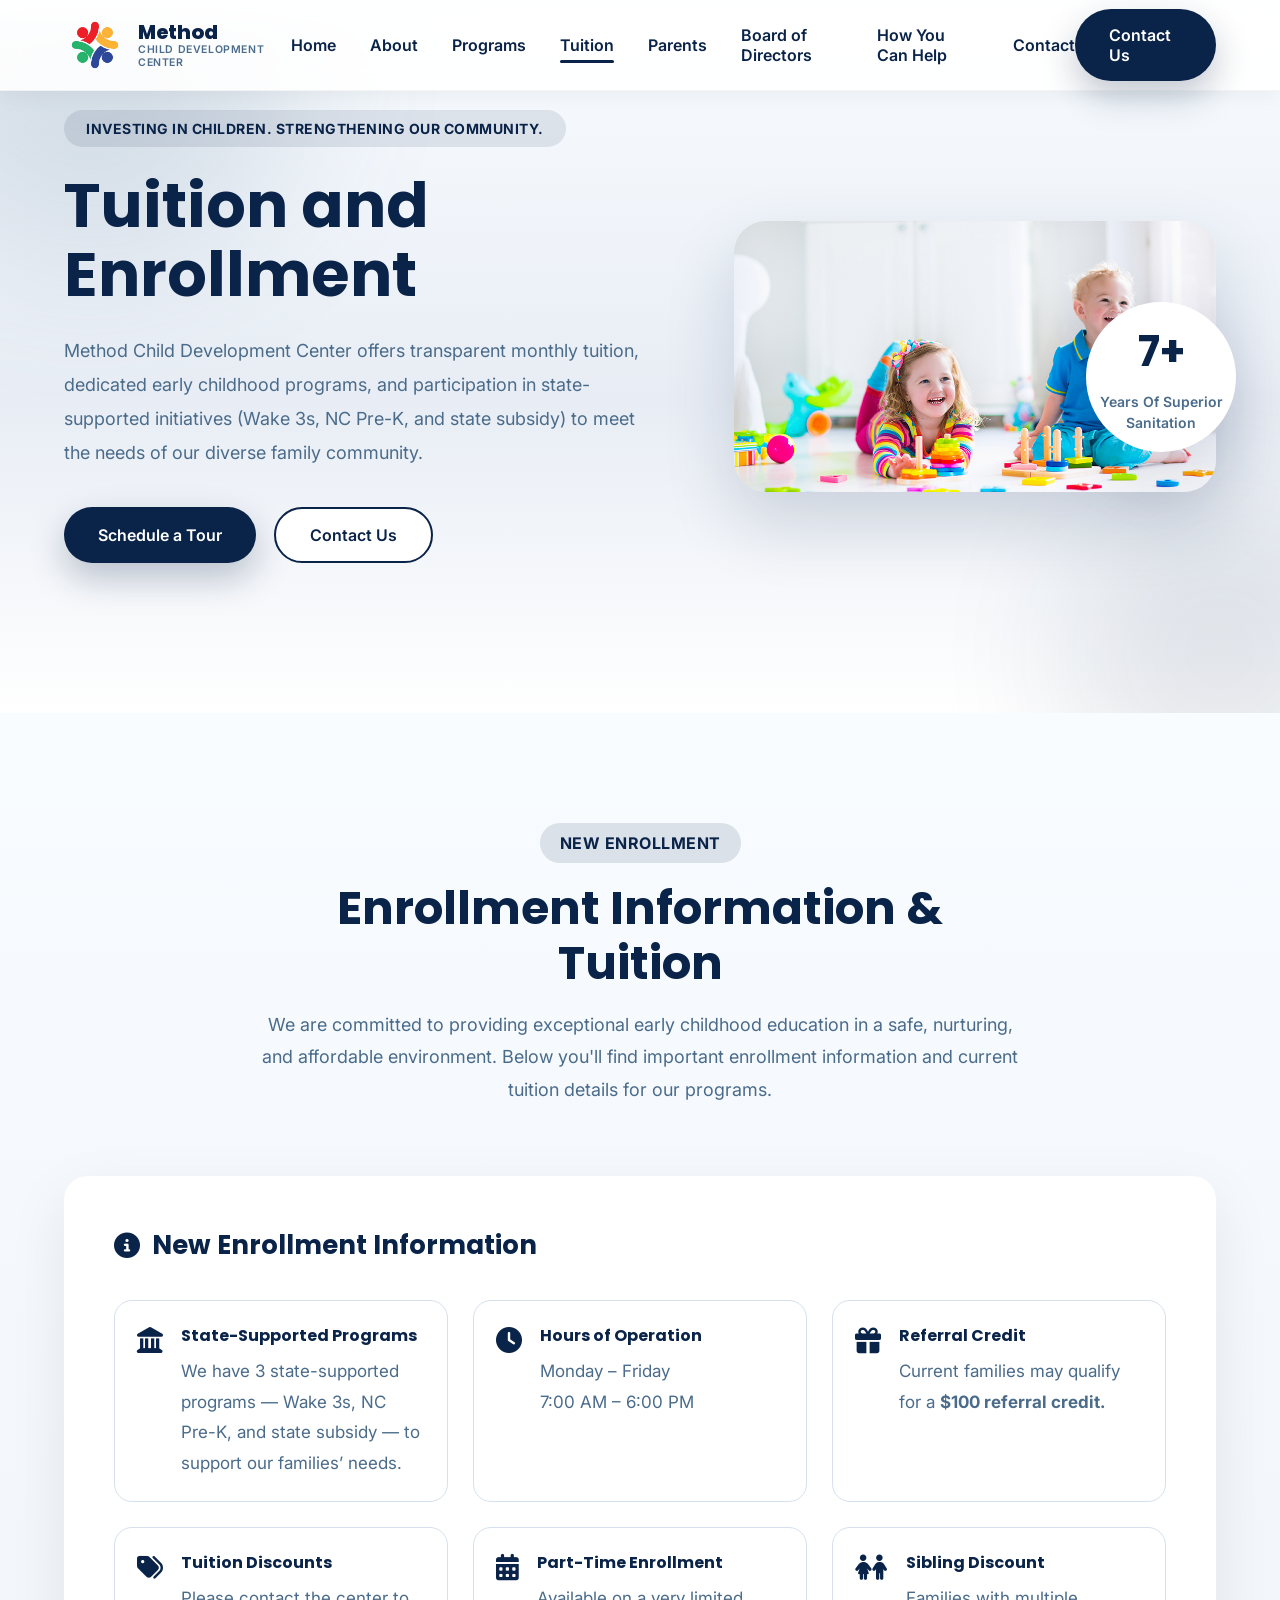
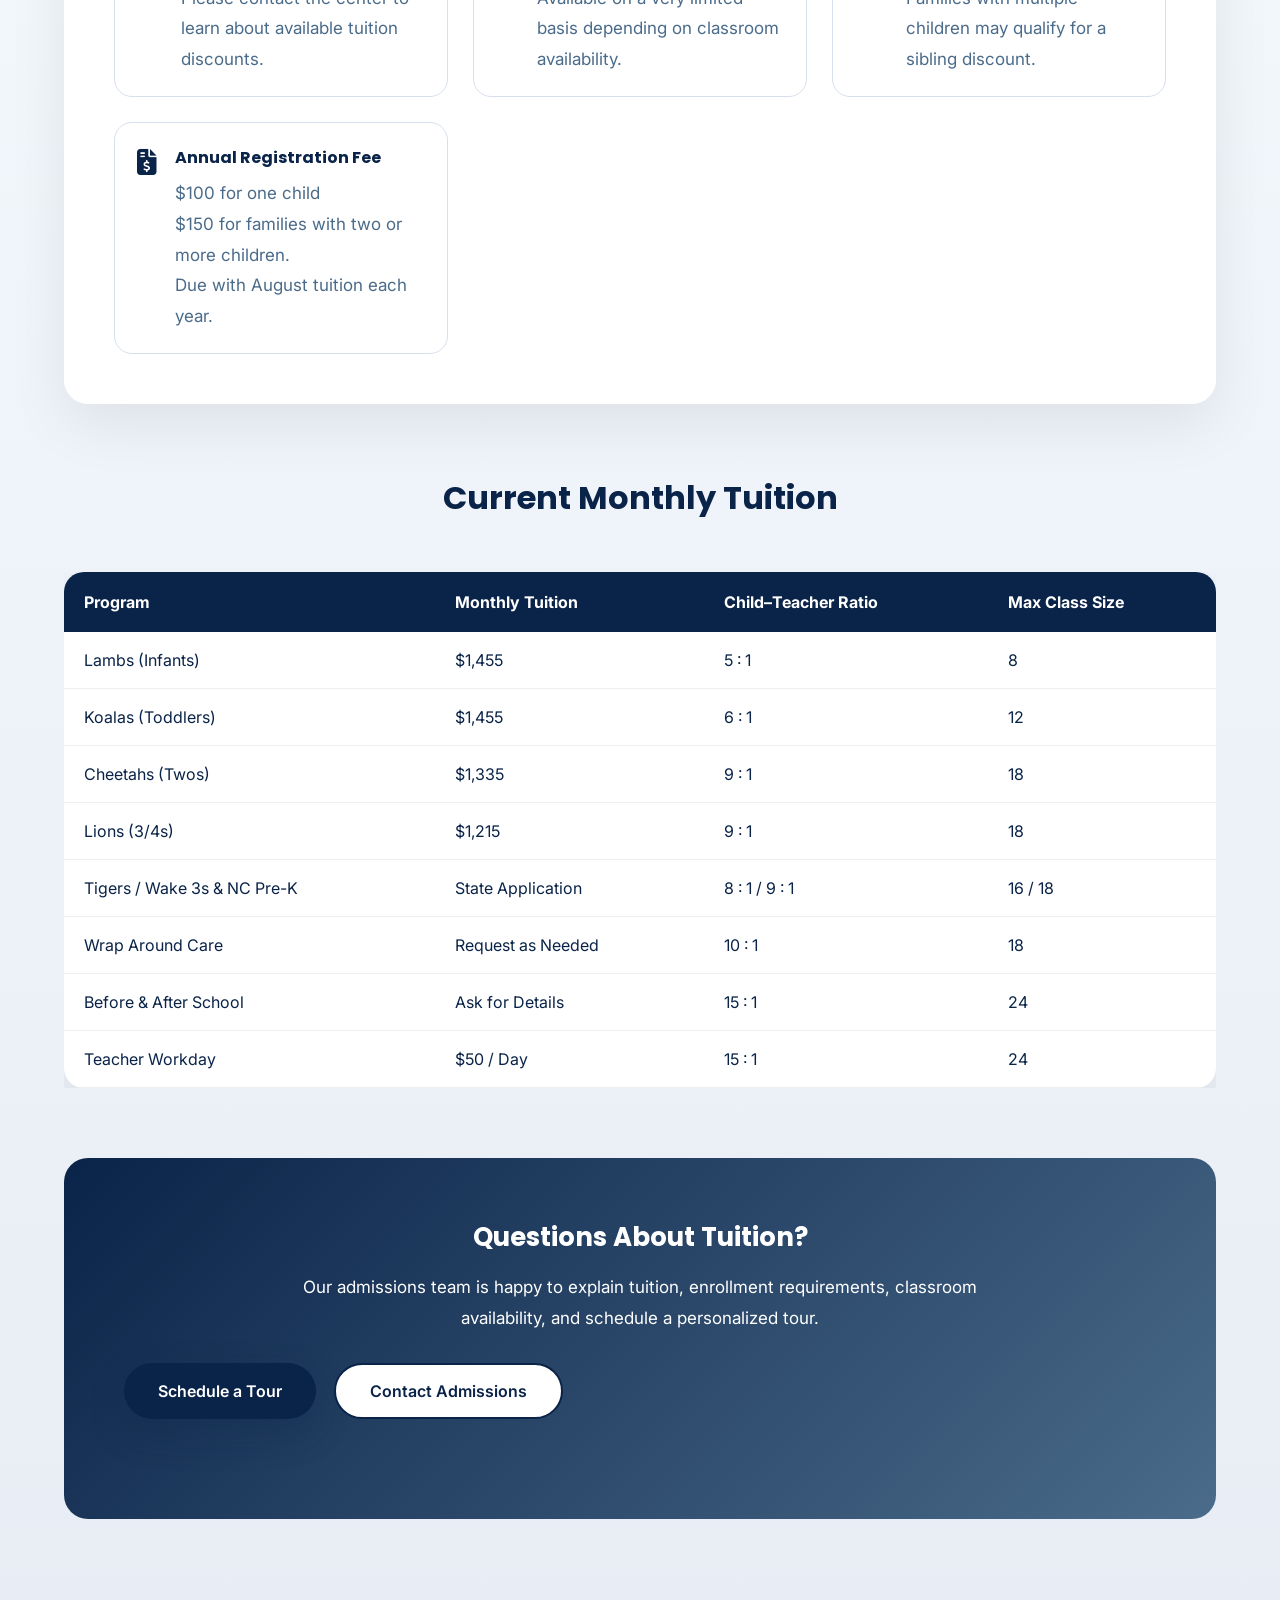
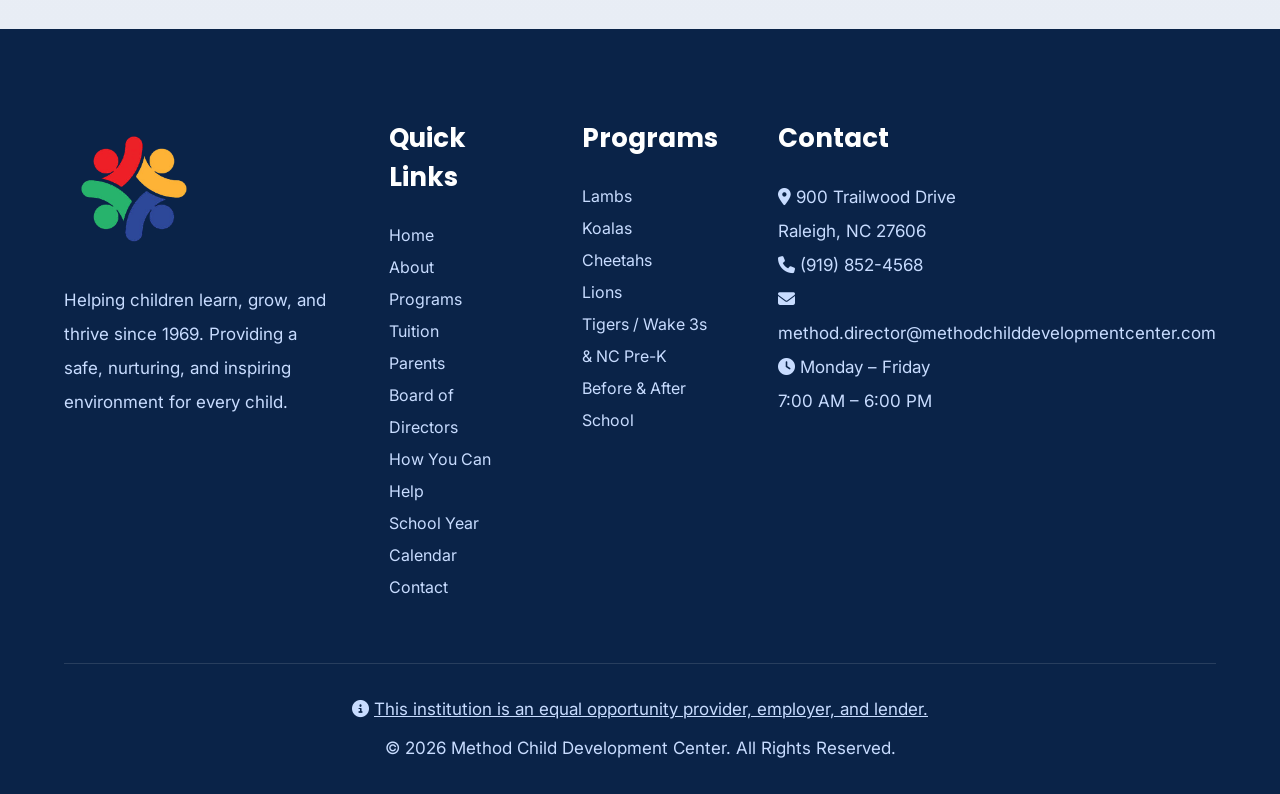
<file: tuition.html>
<!DOCTYPE html>
<html lang="en">

<head>

<meta charset="UTF-8">
<meta name="viewport" content="width=device-width, initial-scale=1.0">

<title>Tuition and Enrollment | Method Child Development Center</title>

<meta name="description"
content="Current monthly tuition, new enrollment information, and state-supported programs at Method Child Development Center.">

<link rel="icon" type="image/png" href="assets/logo.png">
<link rel="preconnect" href="https://fonts.googleapis.com">
<link rel="preconnect" href="https://fonts.gstatic.com" crossorigin>

<link href="https://fonts.googleapis.com/css2?family=Inter:wght@300;400;500;600;700&family=Poppins:wght@500;600;700;800&display=swap" rel="stylesheet">

<link rel="stylesheet" href="https://cdnjs.cloudflare.com/ajax/libs/font-awesome/6.7.2/css/all.min.css">

<link rel="stylesheet" href="style.css">
<link rel="stylesheet" href="tuition.css">
</head>

<body>

<!-- =====================================
HEADER
====================================== -->

<header class="header">

<div class="container">

<div class="logo">

<a href="index.html" class="logo-link">
<img src="assets/logo.png" alt="Method Child Development Center">
<div class="logo-text">
<span class="logo-title">Method</span>
<span class="logo-sub">Child Development Center</span>
</div>
</a>

</div>

<nav class="navbar">

<ul>

<li><a href="index.html">Home</a></li>
<li><a href="about.html">About</a></li>
<li><a href="programs.html">Programs</a></li>
<li><a class="active" href="tuition.html">Tuition</a></li>
<li><a href="parents.html">Parents</a></li>
<li><a href="board.html">Board of Directors</a></li>
<li><a href="help.html">How You Can Help</a></li>
<li><a href="contact.html">Contact</a></li>

</ul>

</nav>

<div class="header-btn">

<a href="contact.html" class="btn-primary">

Contact Us

</a>

</div>

<div class="menu-btn">

<i class="fa-solid fa-bars"></i>

</div>

</div>

</header>

<!-- =====================================
NONPROFIT STRIP
====================================== -->

<br>

<!-- =====================================
HERO
====================================== -->

<section class="tuition-hero">

<div class="container">

<div class="tuition-hero-grid">

<!-- LEFT -->

<div class="tuition-left">

<span class="hero-tag">

INVESTING IN CHILDREN.
STRENGTHENING OUR COMMUNITY.

</span>

<h1>Tuition and Enrollment</h1>

<p>

Method Child Development Center offers transparent monthly tuition,
dedicated early childhood programs, and participation in state-supported
initiatives (Wake 3s, NC Pre-K, and state subsidy) to meet the needs
of our diverse family community.

</p>

<div class="hero-buttons">

<a href="contact.html" class="btn-primary">

Schedule a Tour

</a>

<a href="contact.html" class="btn-secondary">

Contact Us

</a>

</div>



</div>

<!-- RIGHT -->

<div class="tuition-right">

<div class="hero-image">

<img src="assets/tuition-hero.png"
alt="Children Learning">

</div>

<div class="license-badge">

<div class="badge-circle">

<h3>7+</h3> <span> Years Of Superior Sanitation </span>

</div>

</div>

</div>

</div>

</div>

</section>
<!-- =====================================
AFFORDABLE CHILD CARE
====================================== -->


<!-- =====================================
NEW ENROLLMENT & TUITION
====================================== -->

<section class="tuition-services">

    <div class="container">

        <div class="section-heading">

            <span>NEW ENROLLMENT</span>

            <h2>Enrollment Information & Tuition</h2>

            <p>
                We are committed to providing exceptional early childhood education
                in a safe, nurturing, and affordable environment. Below you'll find
                important enrollment information and current tuition details for our programs.
            </p>

        </div>

        <!-- Enrollment Information -->

        <div class="enrollment-card">

            <h3>
                <i class="fa-solid fa-circle-info"></i>
                New Enrollment Information
            </h3>

            <div class="enrollment-grid">
<div class="info-box">
<i class="fa-solid fa-landmark"></i>
<div>
<h4>State-Supported Programs</h4>
<p>We have 3 state-supported programs &mdash; Wake 3s, NC Pre-K, and state subsidy &mdash; to support our families&rsquo; needs.</p>
</div>
</div>

                <div class="info-box">

                    <i class="fa-solid fa-clock"></i>

                    <div>
                        <h4>Hours of Operation</h4>
                        <p>Monday – Friday<br>7:00 AM – 6:00 PM</p>
                    </div>

                </div>

                <div class="info-box">

                    <i class="fa-solid fa-gift"></i>

                    <div>
                        <h4>Referral Credit</h4>
                        <p>Current families may qualify for a <strong>$100 referral credit.</strong></p>
                    </div>

                </div>

                <div class="info-box">

                    <i class="fa-solid fa-tags"></i>

                    <div>
                        <h4>Tuition Discounts</h4>
                        <p>Please contact the center to learn about available tuition discounts.</p>
                    </div>

                </div>

                <div class="info-box">

                    <i class="fa-solid fa-calendar-days"></i>

                    <div>
                        <h4>Part-Time Enrollment</h4>
                        <p>Available on a very limited basis depending on classroom availability.</p>
                    </div>

                </div>

                <div class="info-box">

                    <i class="fa-solid fa-children"></i>

                    <div>
                        <h4>Sibling Discount</h4>
                        <p>Families with multiple children may qualify for a sibling discount.</p>
                    </div>

                </div>

                <div class="info-box">

                    <i class="fa-solid fa-file-invoice-dollar"></i>

                    <div>
                        <h4>Annual Registration Fee</h4>
                        <p>
                            $100 for one child<br>
                            $150 for families with two or more children.<br>
                            Due with August tuition each year.
                        </p>
                    </div>

                </div>

            </div>

        </div>

        <!-- Tuition Table -->

        <div class="pricing-wrapper">

            <h3 class="pricing-title">

                Current Monthly Tuition

            </h3>

            <div class="pricing-table">

                <table>

                    <thead>

                        <tr>

                            <th>Program</th>
                            <th>Monthly Tuition</th>
                            <th>Child–Teacher Ratio</th>
                            <th>Max Class Size</th>

                        </tr>

                    </thead>

                    <tbody>

                        <tr>
                            <td>Lambs (Infants)</td>
                            <td>$1,455</td>
                            <td>5 : 1</td>
                            <td>8</td>
                        </tr>

                        <tr>
                            <td>Koalas (Toddlers)</td>
                            <td>$1,455</td>
                            <td>6 : 1</td>
                            <td>12</td>
                        </tr>

                        <tr>
                            <td>Cheetahs (Twos)</td>
                            <td>$1,335</td>
                            <td>9 : 1</td>
                            <td>18</td>
                        </tr>

                        <tr>
                            <td>Lions (3/4s)</td>
                            <td>$1,215</td>
                            <td>9 : 1</td>
                            <td>18</td>
                        </tr>

                        <tr>
                            <td>Tigers / Wake 3s & NC Pre-K</td>
                            <td>State Application</td>
                            <td>8 : 1 / 9 : 1</td>
                            <td>16 / 18</td>
                        </tr>

                        <tr>
                            <td>Wrap Around Care</td>
                            <td>Request as Needed</td>
                            <td>10 : 1</td>
                            <td>18</td>
                        </tr>

                        <tr>
                            <td>Before & After School</td>
                            <td>Ask for Details</td>
                            <td>15 : 1</td>
                            <td>24</td>
                        </tr>

                        <tr>
                            <td>Teacher Workday</td>
                            <td>$50 / Day</td>
                            <td>15 : 1</td>
                            <td>24</td>
                        </tr>

                    </tbody>

                </table>

            </div>

        </div>

        <!-- Bottom CTA -->

        <div class="tuition-cta">

            <h3>Questions About Tuition?</h3>

            <p style="color: white;">
                Our admissions team is happy to explain tuition,
                enrollment requirements, classroom availability,
                and schedule a personalized tour.
            </p>

            <div class="hero-buttons">

                <a href="contact.html" class="btn-primary">
                    Schedule a Tour
                </a>

                <a href="contact.html" class="btn-secondary">
                    Contact Admissions
                </a>

            </div>

        </div>

    </div>

</section>
<!-- =====================================
TUITION INFORMATION
====================================== -->



<!-- =====================================
DONATION CTA
====================================== -->


<!-- =====================================
CONTACT CTA
====================================== -->



<!-- =====================================
FOOTER
====================================== -->

<footer>

<div class="container">

<div class="footer-grid">

<!-- Column 1 -->

<div>

<img
src="assets/logo.png"
alt="Method Child Development Center"
class="footer-logo">

<p>

Helping children learn,
grow, and thrive since 1969.

Providing a safe, nurturing,
and inspiring environment
for every child.

</p>

</div>

<!-- Column 2 -->

<div>

<h3>

Quick Links

</h3>

<ul>

<li><a href="index.html">Home</a></li>
<li><a href="about.html">About</a></li>
<li><a href="programs.html">Programs</a></li>
<li><a href="tuition.html">Tuition</a></li>
<li><a href="parents.html">Parents</a></li>
<li><a href="board.html">Board of Directors</a></li>
<li><a href="help.html">How You Can Help</a></li>
<li><a href="https://www.methodchilddevelopmentcenter.com/calendar" target="_blank" rel="noopener">School Year Calendar</a></li>
<li><a href="contact.html">Contact</a></li>

</ul>

</div>

<!-- Column 3 -->

<div>

<h3>

Programs

</h3>

<ul>

<li><a href="programs.html">Lambs</a></li>
<li><a href="programs.html">Koalas</a></li>
<li><a href="programs.html">Cheetahs</a></li>
<li><a href="programs.html">Lions</a></li>
<li><a href="programs.html">Tigers / Wake 3s & NC Pre-K</a></li>
<li><a href="programs.html">Before & After School</a></li>

</ul>

</div>

<!-- Column 4 -->

<div>

<h3>

Contact

</h3>

<p>

<i class="fa-solid fa-location-dot"></i> 900 Trailwood Drive<br>Raleigh, NC 27606

</p>

<p>

<i class="fa-solid fa-phone"></i> (919) 852-4568

</p>

<p>

<i class="fa-solid fa-envelope"></i> method.director@methodchilddevelopmentcenter.com

</p>

<p>

<i class="fa-solid fa-clock"></i> Monday &ndash; Friday<br>

7:00 AM &ndash; 6:00 PM

</p>

</div>

</div>

<div class="copyright">

<p class="usda-statement"><i class="fa-solid fa-circle-info"></i> <a href="https://www.usda.gov/non-discrimination-statement" target="_blank" rel="noopener">This institution is an equal opportunity provider, employer, and lender.</a></p>

<p>

© 2026 Method Child Development Center.
All Rights Reserved.

</p>

</div>

</div>

</footer>

<script src="script.js"></script>

</body>

</html>
</file>
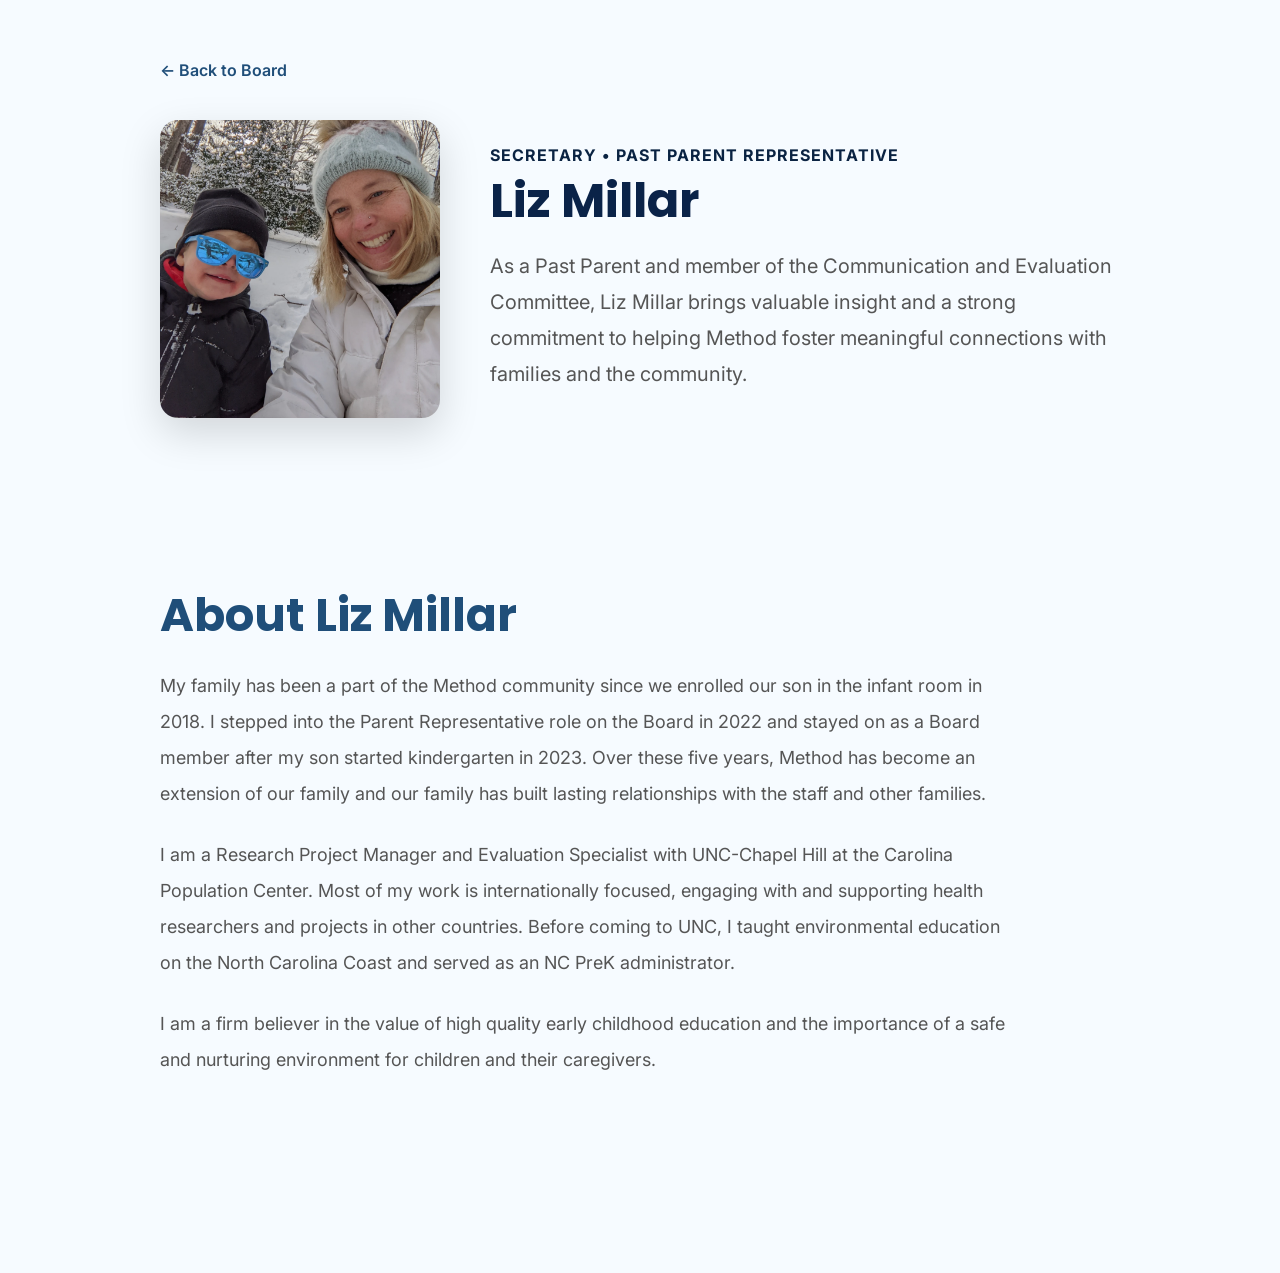
<file: boardd/Liz Millar.html>
<!DOCTYPE html>
<html lang="en">
<head>
    <meta charset="UTF-8">
    <meta name="viewport" content="width=device-width, initial-scale=1.0">
    <title>Liz Millar - Secretary | Method Child Development Center</title>
    <link rel="icon" type="image/png" href="../assets/logo.png">
    <link rel="preconnect" href="https://fonts.googleapis.com">
    <link rel="preconnect" href="https://fonts.gstatic.com" crossorigin>
    <link href="https://fonts.googleapis.com/css2?family=Inter:wght@300;400;500;600;700&family=Poppins:wght@500;600;700;800&display=swap" rel="stylesheet">
    <link rel="stylesheet" href="../style.css">
    <link rel="stylesheet" href="Shannon Deaton.css">
</head>
<body>
    <div class="container">

    <a href="../board.html" class="back-link">
        ← Back to Board
    </a>

    <div class="profile-header">

       <img src="../assets/Liz Millar.png" alt="Liz Millar">

        <div>

            <span class="position">Secretary &bull; Past Parent Representative</span>

            <h1>Liz Millar</h1>

            <p class="intro">
                As a Past Parent and member of the Communication and Evaluation Committee, Liz Millar brings valuable insight and a strong commitment to helping Method foster meaningful connections with families and the community.
            </p>

        </div>

    </div>

    <section class="biography">

        <h2>About Liz Millar</h2>

        <p>
           My family has been a part of the Method community since we enrolled our son in the infant room in 2018.  I stepped into the Parent Representative role on the Board in 2022 and stayed on as a Board member after my son started kindergarten in 2023. Over these five years, Method has become an extension of our family and our family has built lasting relationships with the staff and other families.
        </p>

        <p>
           I am a Research Project Manager and Evaluation Specialist with UNC-Chapel Hill at the Carolina Population Center. Most of my work is internationally focused, engaging with and supporting health researchers and projects in other countries. Before coming to UNC, I taught environmental education on the North Carolina Coast and served as an NC PreK administrator.
        </p>
<p>I am a firm believer in the value of high quality early childhood education and the importance of a safe and nurturing environment for children and their caregivers. </p>
        

        

    </section>

</div>
</body>
</html>
</file>
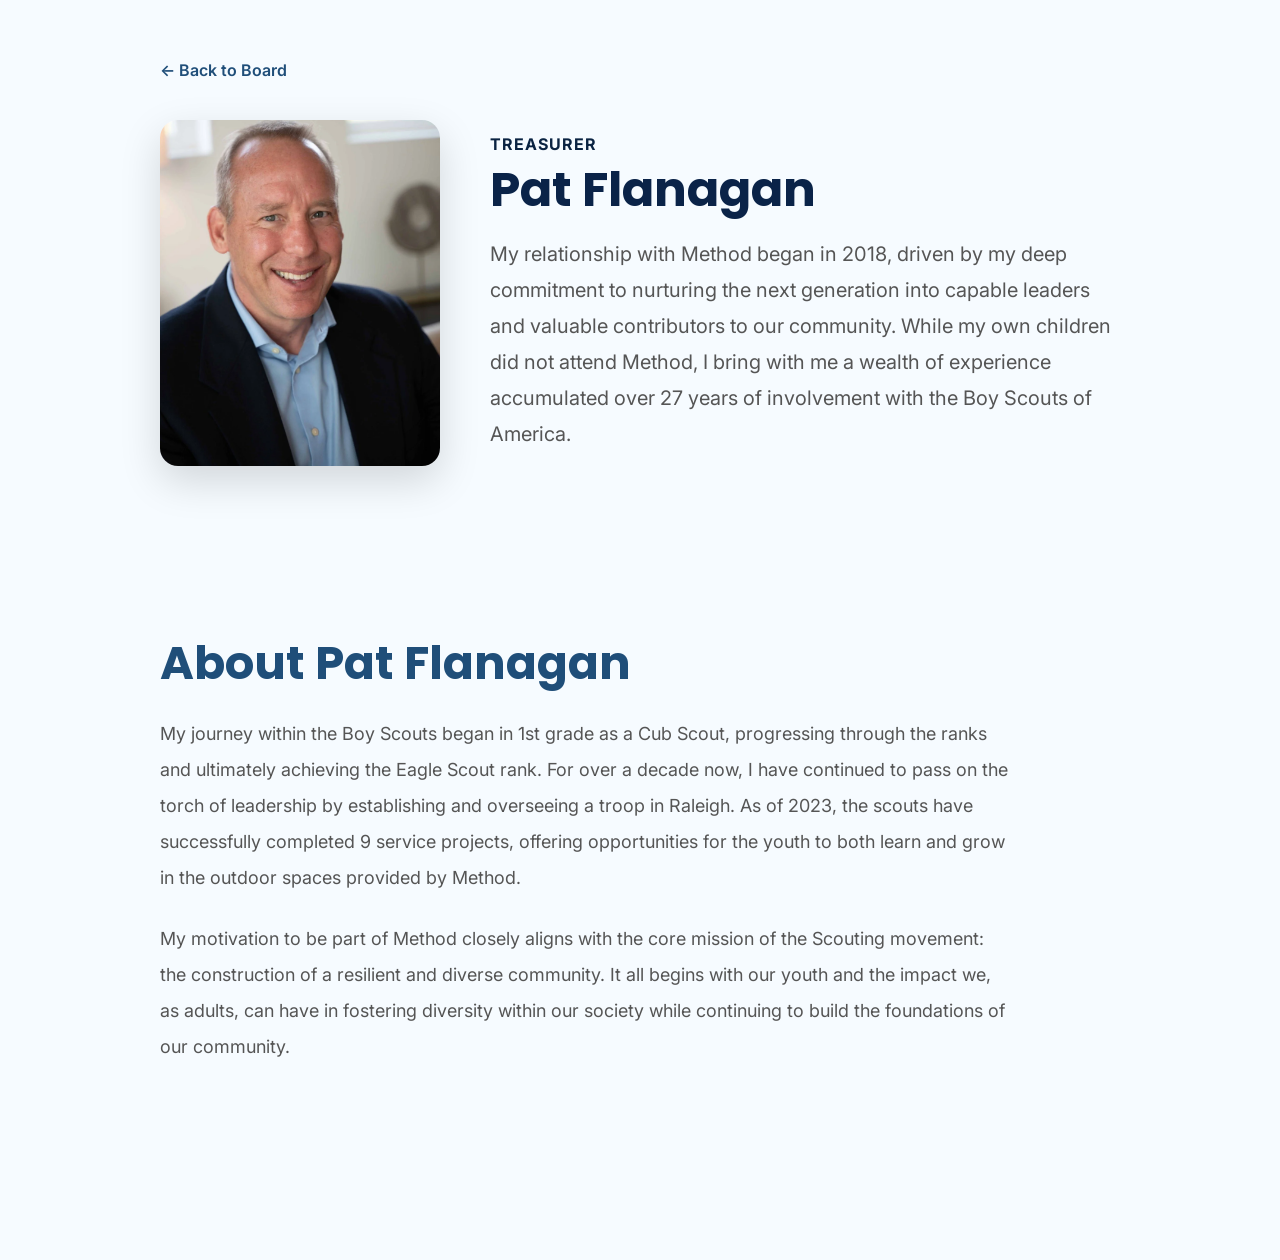
<file: boardd/Pat Flanagan.html>
<!DOCTYPE html>
<html lang="en">
<head>
    <meta charset="UTF-8">
    <meta name="viewport" content="width=device-width, initial-scale=1.0">
    <title>Pat Flanagan - Treasurer | Method Child Development Center</title>
    <link rel="icon" type="image/png" href="../assets/logo.png">
    <link rel="preconnect" href="https://fonts.googleapis.com">
    <link rel="preconnect" href="https://fonts.gstatic.com" crossorigin>
    <link href="https://fonts.googleapis.com/css2?family=Inter:wght@300;400;500;600;700&family=Poppins:wght@500;600;700;800&display=swap" rel="stylesheet">
    <link rel="stylesheet" href="../style.css">
    <link rel="stylesheet" href="Shannon Deaton.css">
</head>
<body>
    <div class="container">

    <a href="../board.html" class="back-link">
        ← Back to Board
    </a>

    <div class="profile-header">

        <img src="../assets/Pat flanagan.png"
             alt="Pat Flanagan">

        <div>

            <span class="position">Treasurer</span>

            <h1>Pat Flanagan</h1>

            <p class="intro">
                My relationship with Method began in 2018, driven by my deep commitment to nurturing the next generation into capable leaders and valuable contributors to our community. While my own children did not attend Method, I bring with me a wealth of experience accumulated over 27 years of involvement with the Boy Scouts of America.
            </p>

        </div>

    </div>

    <section class="biography">

        <h2>About Pat Flanagan</h2>

        <p>
            My journey within the Boy Scouts began in 1st grade as a Cub Scout, progressing through the ranks and ultimately achieving the Eagle Scout rank. For over a decade now, I have continued to pass on the torch of leadership by establishing and overseeing a troop in Raleigh. As of 2023, the scouts have successfully completed 9 service projects, offering opportunities for the youth to both learn and grow in the outdoor spaces provided by Method.
        </p>

        <p>
            My motivation to be part of Method closely aligns with the core mission of the Scouting movement: the construction of a resilient and diverse community. It all begins with our youth and the impact we, as adults, can have in fostering diversity within our society while continuing to build the foundations of our community.
        </p>

        

        

    </section>

</div>
</body>
</html>
</file>
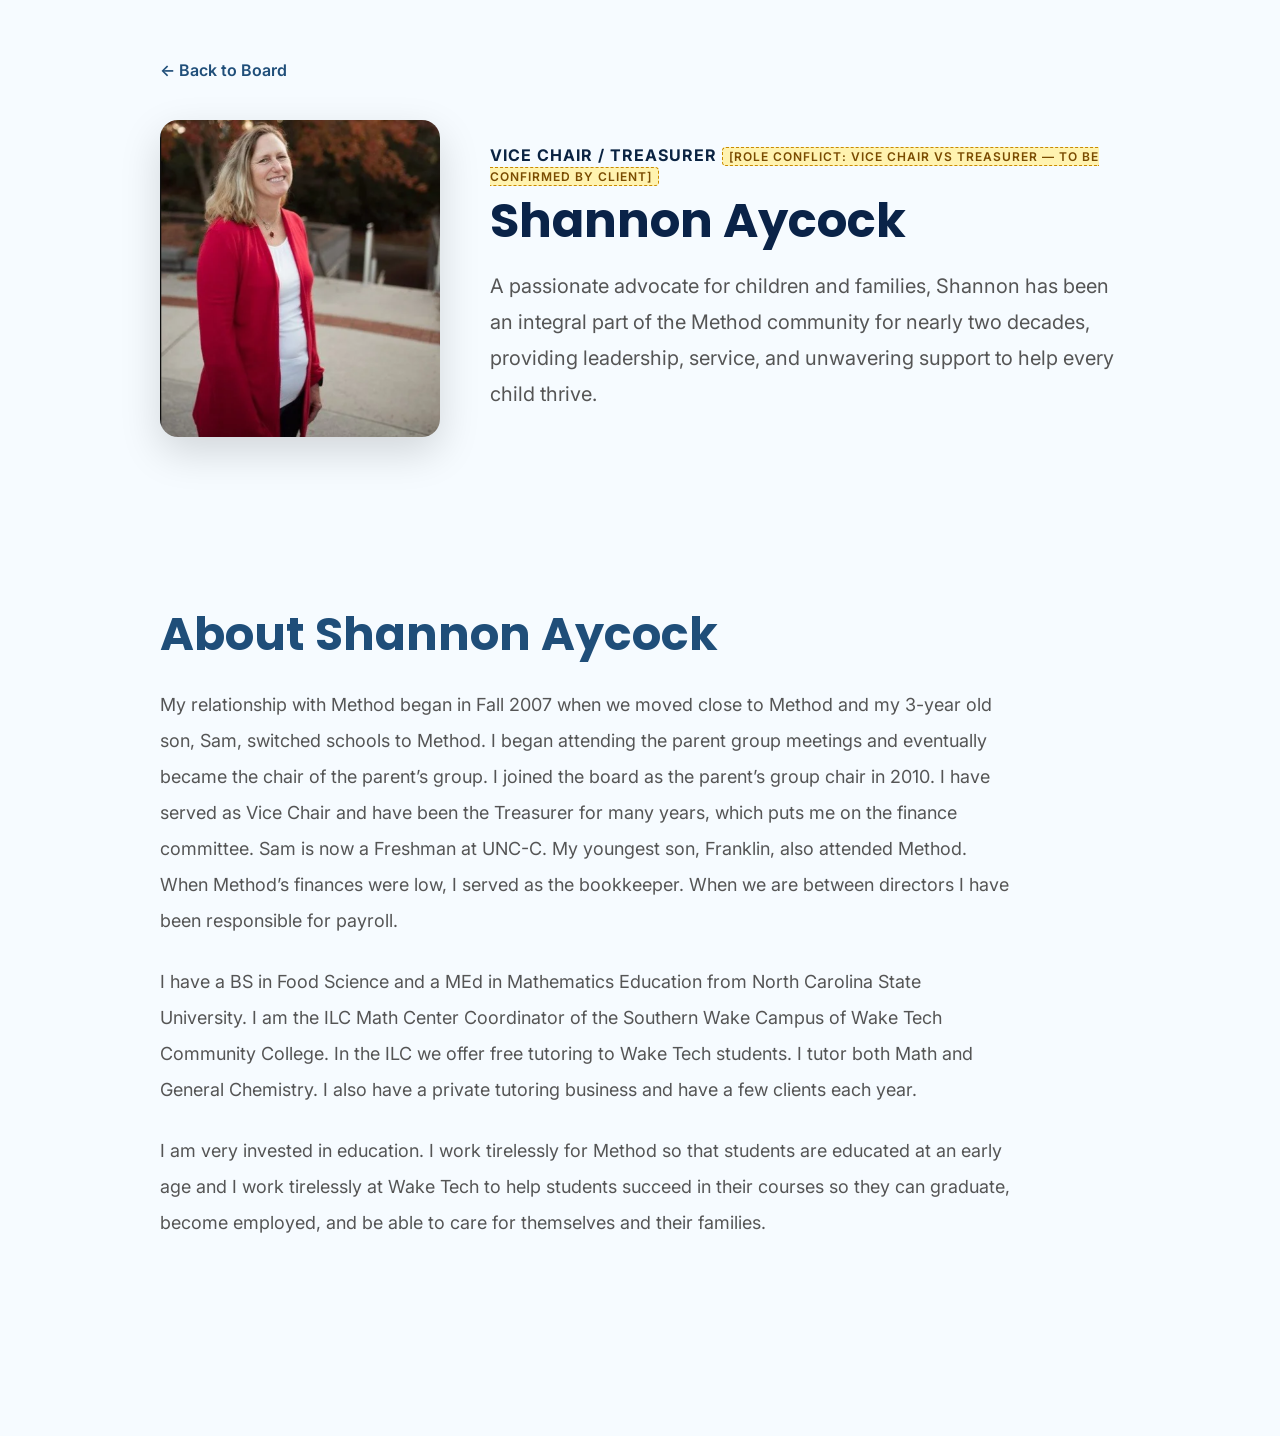
<file: boardd/Shannon Aycock.html>
<!DOCTYPE html>
<html lang="en">
<head>
    <meta charset="UTF-8">
    <meta name="viewport" content="width=device-width, initial-scale=1.0">
    <title>Shannon Aycock - Vice Chair | Method Child Development Center</title>
    <link rel="icon" type="image/png" href="../assets/logo.png">
    <link rel="preconnect" href="https://fonts.googleapis.com">
    <link rel="preconnect" href="https://fonts.gstatic.com" crossorigin>
    <link href="https://fonts.googleapis.com/css2?family=Inter:wght@300;400;500;600;700&family=Poppins:wght@500;600;700;800&display=swap" rel="stylesheet">
    <link rel="stylesheet" href="../style.css">
    <link rel="stylesheet" href="Shannon Deaton.css">
</head>
<body>
    <div class="container">

    <a href="../board.html" class="back-link">
        ← Back to Board
    </a>

    <div class="profile-header">

        <img src="../assets/Shannon Aycock.png"
             alt="Shannon Aycock">

        <div>

            <span class="position">Vice Chair / Treasurer <span class="placeholder" style="font-size:12px;">[Role conflict: Vice Chair vs Treasurer &mdash; to be confirmed by client]</span></span>

            <h1>Shannon Aycock</h1>

            <p class="intro">
                A passionate advocate for children and families, Shannon has
                been an integral part of the Method community for nearly two
                decades, providing leadership, service, and unwavering support
                to help every child thrive.
            </p>

        </div>

    </div>

    <section class="biography">

        <h2>About Shannon Aycock</h2>

        <p>
            My relationship with Method began in Fall 2007 when we moved close to Method and my 3-year old son, Sam, switched schools to Method.  I began attending the parent group meetings and eventually became the chair of the parent’s group.  I joined the board as the parent’s group chair in 2010.  I have served as Vice Chair and have been the Treasurer for many years, which puts me on the finance committee.  Sam is now a Freshman at UNC-C.  My youngest son, Franklin, also attended Method.  When Method’s finances were low, I served as the bookkeeper.  When we are between directors I have been responsible for payroll.
        </p>

        <p>
            I have a BS in Food Science and a MEd in Mathematics Education from North Carolina State University.  I am the ILC Math Center Coordinator of the Southern Wake Campus of Wake Tech Community College.  In the ILC we offer free tutoring to Wake Tech students.  I tutor both Math and General Chemistry.  I also have a private tutoring business and have a few clients each year.
        </p>

        <p>
            I am very invested in education.  I work tirelessly  for Method so that students are educated at an early age and I work tirelessly at Wake Tech to help students succeed in their courses so they can graduate, become employed, and be able to care for themselves and their families.
        </p>

        

    </section>

</div>
</body>
</html>
</file>
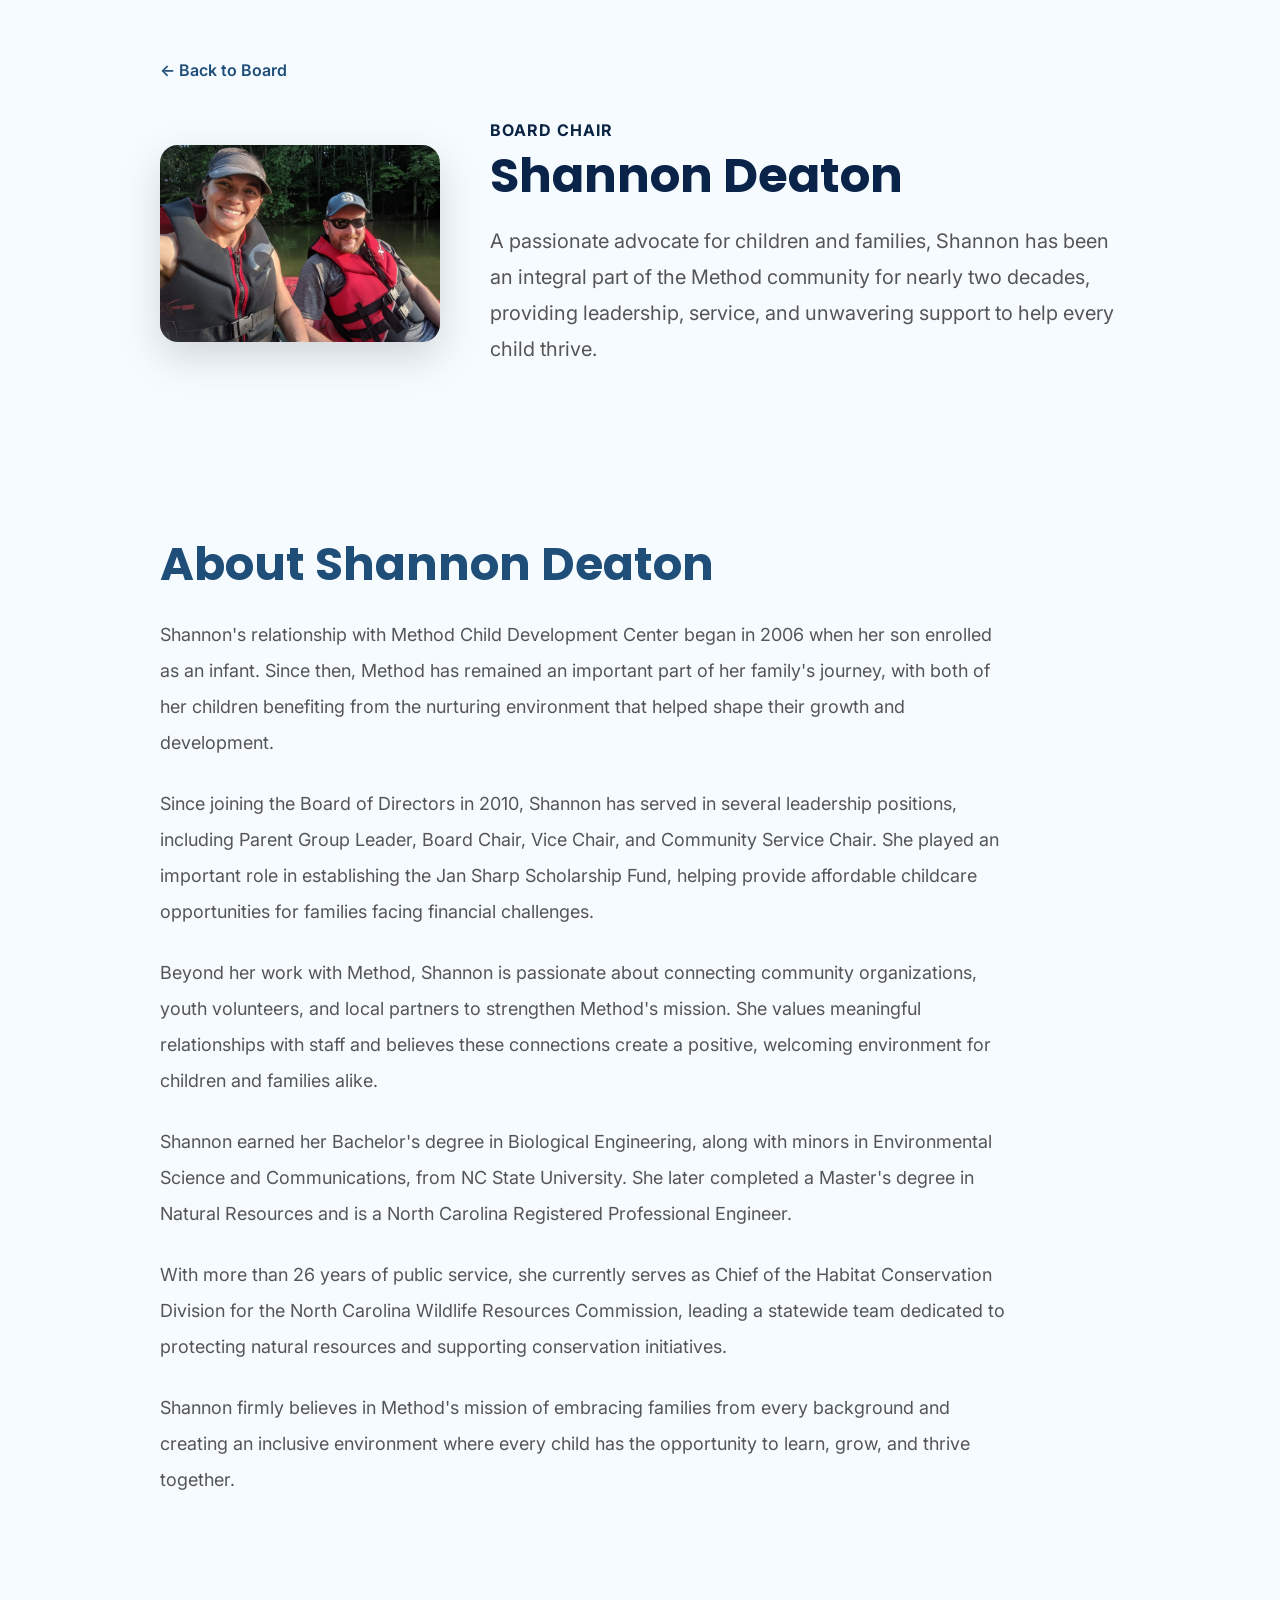
<file: boardd/Shannon Deaton.html>
<!DOCTYPE html>
<html lang="en">
<head>
    <meta charset="UTF-8">
    <meta name="viewport" content="width=device-width, initial-scale=1.0">
    <title>Shannon Deaton - Board Chair | Method Child Development Center</title>
    <link rel="icon" type="image/png" href="../assets/logo.png">
    <link rel="preconnect" href="https://fonts.googleapis.com">
    <link rel="preconnect" href="https://fonts.gstatic.com" crossorigin>
    <link href="https://fonts.googleapis.com/css2?family=Inter:wght@300;400;500;600;700&family=Poppins:wght@500;600;700;800&display=swap" rel="stylesheet">
    <link rel="stylesheet" href="../style.css">
    <link rel="stylesheet" href="Shannon Deaton.css">
</head>
<body>
    <div class="container">

    <a href="../board.html" class="back-link">
        ← Back to Board
    </a>

    <div class="profile-header">

        <img src="../assets/Shannon Deaton.png"
             alt="Shannon Deaton">

        <div>

            <span class="position">Board Chair</span>

            <h1>Shannon Deaton</h1>

            <p class="intro">
                A passionate advocate for children and families, Shannon has
                been an integral part of the Method community for nearly two
                decades, providing leadership, service, and unwavering support
                to help every child thrive.
            </p>

        </div>

    </div>

    <section class="biography">

        <h2>About Shannon Deaton</h2>

        <p>
            Shannon's relationship with Method Child Development Center began
            in 2006 when her son enrolled as an infant. Since then, Method has
            remained an important part of her family's journey, with both of
            her children benefiting from the nurturing environment that helped
            shape their growth and development.
        </p>

        <p>
            Since joining the Board of Directors in 2010, Shannon has served
            in several leadership positions, including Parent Group Leader,
            Board Chair, Vice Chair, and Community Service Chair. She played an
            important role in establishing the Jan Sharp Scholarship Fund,
            helping provide affordable childcare opportunities for families
            facing financial challenges.
        </p>

        <p>
            Beyond her work with Method, Shannon is passionate about connecting
            community organizations, youth volunteers, and local partners to
            strengthen Method's mission. She values meaningful relationships
            with staff and believes these connections create a positive,
            welcoming environment for children and families alike.
        </p>

        <p>
            Shannon earned her Bachelor's degree in Biological Engineering,
            along with minors in Environmental Science and Communications, from
            NC State University. She later completed a Master's degree in
            Natural Resources and is a North Carolina Registered Professional
            Engineer.
        </p>

        <p>
            With more than 26 years of public service, she currently serves as
            Chief of the Habitat Conservation Division for the North Carolina
            Wildlife Resources Commission, leading a statewide team dedicated
            to protecting natural resources and supporting conservation
            initiatives.
        </p>

        <p>
            Shannon firmly believes in Method's mission of embracing families
            from every background and creating an inclusive environment where
            every child has the opportunity to learn, grow, and thrive
            together.
        </p>

    </section>

</div>
</body>
</html>
</file>
<file: style.css>
/*==================================================
RESET & GLOBAL
==================================================*/

*{
margin:0;
padding:0;
box-sizing:border-box;
}

html{
scroll-behavior:smooth;
scroll-padding-top:110px;
}

:root{

--primary:#0A2348;
--primary-dark:#0A2348;
--secondary:#4A6B8A;

--bg:#F6FBFF;
--bg-light:#E8EDF5;

--text:#0A2348;
--text-light:#4A6B8A;

--white:#ffffff;

--border:#D6E0EC;

--shadow-sm:0 10px 25px rgba(10,35,72,.06);
--shadow-md:0 18px 40px rgba(10,35,72,.10);
--shadow-lg:0 28px 70px rgba(10,35,72,.16);

--radius:22px;

}

body{

font-family:'Inter',sans-serif;
background:var(--bg);
color:var(--text);
overflow-x:hidden;
min-height:100vh;

}

body.menu-open{
	overflow:hidden;
}

.container{

width:90%;
max-width:1280px;
margin:auto;

}

img,
svg,
picture,
video,
iframe,
canvas,
embed,
object{
max-width:100%;
height:auto;
display:block;
}

img{
width:100%;
}

a{

text-decoration:none;

}

ul{

list-style:none;

}

section{

padding:110px 0;

}

/*==================================================
TYPOGRAPHY
==================================================*/

h1,
h2,
h3,
h4{

font-family:'Poppins',sans-serif;
font-weight:700;
color:var(--text);

}

h1{

font-size:64px;
line-height:1.1;

}

h2{

font-size:46px;
line-height:1.2;

}

h3{

font-size:26px;

}

p{

font-size:17px;
line-height:1.8;
color:var(--text-light);

}

/*==================================================
BUTTONS
==================================================*/

.btn-primary{

display:inline-flex;
align-items:center;
justify-content:center;

padding:16px 34px;

background:#0A2348;

color:#fff;

font-weight:600;

border-radius:50px;

transition:.35s;

box-shadow:
0 15px 35px rgba(10,35,72,.25);

}

.btn-primary:hover{

transform:translateY(-4px);

background:#16335F;

box-shadow:
0 22px 40px rgba(10,35,72,.30);

}

.btn-secondary{

display:inline-flex;
align-items:center;
justify-content:center;

padding:16px 34px;

border:2px solid var(--primary);

border-radius:50px;

background:#fff;

color:var(--primary);

font-weight:600;

transition:.35s;

}

.btn-secondary:hover{

background:var(--primary);

color:#fff;

}

/*==================================================
HEADER
==================================================*/

.header{

position:fixed;

top:0;
left:0;

width:100%;

z-index:999;

background:rgba(255,255,255,.90);

backdrop-filter:blur(14px);

border-bottom:1px solid rgba(0,0,0,.04);

transition:.35s;

}

.header.scrolled{

box-shadow:var(--shadow-sm);

}

.header .container{

height:90px;

display:flex;

align-items:center;

justify-content:space-between;

}

.logo img{

height:62px;
width:auto;

}

.navbar ul{

display:flex;

align-items:center;

gap:34px;

}

.navbar a{

font-weight:600;

color:var(--text);

transition:.3s;

position:relative;

}

.navbar a::after{

content:"";

position:absolute;

left:0;
bottom:-8px;

width:0;

height:3px;

background:var(--primary);

border-radius:20px;

transition:.3s;

}

.navbar a:hover,
.navbar .active{

color:var(--primary);

}

.navbar a:hover::after,
.navbar .active::after{

width:100%;

}

.header-btn{

display:flex;

align-items:center;

gap:20px;

}

.menu-btn{

display:none;

font-size:30px;

cursor:pointer;

color:var(--primary);

}

/*==================================================
HERO
==================================================*/

.hero{

padding-top:180px;

padding-bottom:120px;

background:

linear-gradient(
180deg,
#F8FCFF 0%,
#E8EDF5 55%,
#FFFFFF 100%
);

position:relative;

overflow:hidden;

}

.hero::before{

content:"";

position:absolute;

width:450px;
height:450px;

background:#4A6B8A;

opacity:.18;

border-radius:50%;

top:-180px;
left:-120px;

filter:blur(80px);

}

.hero::after{

content:"";

position:absolute;

width:350px;
height:350px;

background:#0A2348;

opacity:.10;

border-radius:50%;

right:-120px;
bottom:-120px;

filter:blur(70px);

}

.hero-content{

display:grid;

grid-template-columns:1.1fr .9fr;

gap:70px;

align-items:center;

position:relative;

z-index:2;

}

.hero-badge{

display:inline-block;

padding:10px 20px;

border-radius:50px;

background:rgba(10,35,72,.12);

color:var(--primary);

font-weight:700;

margin-bottom:22px;

}

.hero h1{

margin-bottom:25px;

max-width:650px;

}

.hero p{

font-size:18px;

max-width:620px;

margin-bottom:35px;

}

.hero-buttons{

display:flex;

gap:18px;

margin-bottom:45px;

}

.hero-right{

position:relative;

}

.hero-right img{

border-radius:30px;

box-shadow:var(--shadow-lg);

transition:.5s;

}

.hero-right img:hover{

transform:translateY(-10px);

}

/*==================================================
HERO STATS
==================================================*/

.hero-stats{

display:flex;

gap:45px;

margin-top:20px;

}

.hero-stats div{

background:#fff;

padding:22px 28px;

border-radius:18px;

box-shadow:var(--shadow-sm);

min-width:150px;

text-align:center;

}

.hero-stats h3{

font-size:34px;

color:var(--primary);

margin-bottom:8px;

}

.hero-stats p{

font-size:14px;

margin:0;

}
/*==================================================
SECTION HEADING
==================================================*/

.section-heading{

text-align:center;
max-width:760px;
margin:0 auto 70px;

}

.section-heading span{

display:inline-block;

padding:10px 20px;

border-radius:50px;

background:rgba(10,35,72,.12);

color:var(--primary);

font-weight:700;

letter-spacing:.5px;

margin-bottom:18px;

}

.section-heading h2{

margin-bottom:18px;

}

.section-heading p{

font-size:18px;

}

/*==================================================
ABOUT SECTION
==================================================*/

.about{

background:#fff;

}

.about-grid{

display:grid;

grid-template-columns:1fr 1fr;

gap:80px;

align-items:center;

}

.about-image{

position:relative;

}

.about-image img{

border-radius:30px;

box-shadow:var(--shadow-lg);

transition:.5s;

}

.about-image img:hover{

transform:translateY(-8px);

}

.about-image::after{

content:"";

position:absolute;

right:-25px;
bottom:-25px;

width:180px;
height:180px;

border-radius:30px;

background:linear-gradient(
135deg,
#0A2348,
#4A6B8A
);

opacity:.12;

z-index:-1;

}

.section-tag{

display:inline-block;

padding:10px 20px;

background:rgba(10,35,72,.12);

color:var(--primary);

border-radius:50px;

font-weight:700;

margin-bottom:20px;

}

.about-content h2{

margin-bottom:22px;

max-width:600px;

}

.about-content p{

margin-bottom:22px;

}

/*==================================================
HOME PROGRAMS
==================================================*/

.home-programs{

background:linear-gradient(
180deg,
#F7FBFF,
#E8EDF5
);

}

.program-grid{

display:grid;

grid-template-columns:repeat(3,1fr);

gap:35px;

}

.program-card{

background:#fff;

border-radius:28px;

overflow:hidden;

box-shadow:var(--shadow-sm);

transition:.4s;

}

.program-card:hover{

transform:translateY(-12px);

box-shadow:var(--shadow-lg);

}

.program-card img{

height:240px;

object-fit:cover;

transition:.5s;

}

.program-card:hover img{

transform:scale(1.08);

}

.program-content{

padding:28px;

}

.program-content span{

display:inline-block;

font-size:14px;

font-weight:600;

padding:8px 16px;

border-radius:40px;

background:#E8EDF5;

color:var(--primary);

margin-bottom:15px;

}

.program-content h3{

margin-bottom:16px;

}

.program-content a{

font-weight:700;

color:var(--primary);

transition:.3s;

}

.program-content a:hover{

padding-left:8px;

}

/*==================================================
COMMON CARD EFFECT
==================================================*/

.program-card,
.about-image,
.hero-right img{

transition:
transform .35s,
box-shadow .35s;

}
/*==================================================
WHY CHOOSE US
==================================================*/

.why-us{

background:#ffffff;

}

.why-grid{

display:grid;

grid-template-columns:repeat(3,1fr);

gap:35px;

margin-top:20px;

}

.why-card{

background:#fff;

padding:40px 30px;

border-radius:28px;

text-align:center;

box-shadow:var(--shadow-sm);

border:1px solid #D6E0EC;

transition:.4s;

position:relative;

overflow:hidden;

}

.why-card::before{

content:"";

position:absolute;

top:0;
left:0;

width:100%;
height:5px;

background:linear-gradient(
90deg,
#0A2348,
#4A6B8A
);

transform:scaleX(0);

transition:.35s;

transform-origin:left;

}

.why-card:hover::before{

transform:scaleX(1);

}

.why-card:hover{

transform:translateY(-12px);

box-shadow:var(--shadow-lg);

}

.why-card img{

width:75px;
height:75px;

margin:0 auto 25px;

object-fit:contain;

}

.why-card h3{

margin-bottom:15px;

}

.why-card p{

font-size:15px;

}

/*==================================================
LEARNING ENVIRONMENT
==================================================*/

.learning-environment{

background:linear-gradient(
180deg,
#F8FCFF,
#E8EDF5
);

}

.gallery{

display:grid;

grid-template-columns:repeat(3,1fr);

grid-auto-rows:260px;

gap:22px;

}

.gallery-item{

overflow:hidden;

border-radius:24px;

box-shadow:var(--shadow-sm);

position:relative;

}

.gallery-item.large{

grid-row:span 2;

}

.gallery-item.wide{

grid-column:span 2;

}

.gallery-item img{

width:100%;
height:100%;

object-fit:cover;

transition:.6s;

}

.gallery-item:hover img{

transform:scale(1.08);

}

.gallery-item::after{

content:"";

position:absolute;

inset:0;

background:linear-gradient(
180deg,
transparent,
rgba(0,0,0,.18)
);

opacity:0;

transition:.35s;

}

.gallery-item:hover::after{

opacity:1;

}

/*==================================================
TESTIMONIALS
==================================================*/

.testimonials{

background:#fff;

}

.testimonial-grid{

display:grid;

grid-template-columns:repeat(3,1fr);

gap:35px;

}

.testimonial-card{

background:#fff;

padding:38px 32px;

border-radius:26px;

box-shadow:var(--shadow-sm);

transition:.35s;

position:relative;

}

.testimonial-card:hover{

transform:translateY(-10px);

box-shadow:var(--shadow-lg);

}

.stars{

font-size:22px;

color:#FFC107;

margin-bottom:18px;

}

.testimonial-card p{

font-style:italic;

margin-bottom:22px;

}

.testimonial-card h4{

margin-bottom:6px;

}

.testimonial-card span{

color:var(--primary);

font-size:14px;

font-weight:600;

}

/*==================================================
ENROLLMENT
==================================================*/

.enrollment{

background:linear-gradient(
180deg,
#F8FCFF,
#E8EDF5
);

}

.steps{

display:grid;

grid-template-columns:repeat(4,1fr);

gap:30px;

margin-top:50px;

}

.step{

background:#fff;

padding:38px 28px;

border-radius:24px;

text-align:center;

box-shadow:var(--shadow-sm);

transition:.35s;

position:relative;

}

.step:hover{

transform:translateY(-10px);

box-shadow:var(--shadow-lg);

}

.step::before{

content:"";

position:absolute;

top:28px;
right:-18px;

width:36px;
height:4px;

background:#4A6B8A;

}

.step:last-child::before{

display:none;

}

.step img{

width:70px;
height:70px;

margin:0 auto 22px;

object-fit:contain;

}

.step h3{

margin-bottom:15px;

}

.step p{

font-size:15px;

}

/*==================================================
COMMON HOVER EFFECTS
==================================================*/

.why-card,
.gallery-item,
.testimonial-card,
.step{

transition:
transform .35s,
box-shadow .35s;

}

.why-card:hover,
.gallery-item:hover,
.testimonial-card:hover,
.step:hover{

box-shadow:0 25px 60px rgba(10,35,72,.15);

}
/*==================================================
CTA SECTION
==================================================*/

.cta{

padding:120px 0;

background:
linear-gradient(
135deg,
#0A2348,
#4A6B8A
);

text-align:center;

color:#fff;

position:relative;

overflow:hidden;

}

.cta::before{

content:"";

position:absolute;

width:350px;
height:350px;

border-radius:50%;

background:rgba(255,255,255,.10);

top:-120px;
left:-120px;

}

.cta::after{

content:"";

position:absolute;

width:300px;
height:300px;

border-radius:50%;

background:rgba(255,255,255,.08);

bottom:-120px;
right:-100px;

}

.cta h2{

color:#fff;

font-size:48px;

margin-bottom:20px;

position:relative;
z-index:2;

}

.cta p{

color:#EAF5FF;

max-width:700px;

margin:0 auto 40px;

position:relative;
z-index:2;

}

.cta .hero-buttons{

justify-content:center;

position:relative;
z-index:2;

}

.cta .btn-secondary{

background:#fff;

color:var(--primary);

border:none;

}

/*==================================================
CONTACT
==================================================*/

.contact-home{

background:#fff;

}

.contact-grid{

display:grid;

grid-template-columns:1fr 1fr;

gap:70px;

align-items:center;

}

.contact-grid h2{

margin:20px 0;

}

.contact-grid form{

background:#fff;

padding:40px;

border-radius:28px;

box-shadow:var(--shadow-md);

display:flex;

flex-direction:column;

gap:20px;

}

.contact-grid input,
.contact-grid textarea{

width:100%;

padding:18px 20px;

border:1px solid var(--border);

border-radius:16px;

font-size:16px;

font-family:inherit;

outline:none;

transition:.3s;

}

.contact-grid textarea{

height:180px;

resize:none;

}

.contact-grid input:focus,
.contact-grid textarea:focus{

border-color:var(--primary);

box-shadow:0 0 0 4px rgba(10,35,72,.10);

}

.contact-grid button{

padding:18px;

background:#0A2348;

border:none;

color:#fff;

font-weight:600;

border-radius:50px;

cursor:pointer;

transition:.35s;

}

.contact-grid button:hover{

transform:translateY(-4px);

background:#16335F;

}

/*==================================================
FOOTER
==================================================*/

footer{

background:#0A2348;

padding:90px 0 30px;

color:#fff;

}

.footer-logo{

width:140px;

margin-bottom:24px;

}

.footer-grid{

display:grid;

grid-template-columns:2fr 1fr 1fr 1fr;

gap:60px;

margin-bottom:60px;

}

.footer-grid h3{

color:#fff;

margin-bottom:22px;

}

.footer-grid p,
.footer-grid li,
.footer-grid a{

color:#C8DCFF;

line-height:2;

transition:.3s;

}

.footer-grid a:hover{

color:#fff;

padding-left:6px;

}

.copyright{

padding-top:30px;

border-top:1px solid rgba(255,255,255,.12);

text-align:center;

}

.copyright p{

color:#C8DCFF;

}

/*==================================================
RESPONSIVE
==================================================*/

@media(max-width:1100px){

.hero-content,
.about-grid,
.contact-grid,
.footer-grid{

grid-template-columns:1fr !important;

}

.program-grid,
.why-grid,
.testimonial-grid{

grid-template-columns:repeat(2,1fr) !important;

}

.steps{

grid-template-columns:repeat(2,1fr) !important;

}

.gallery{

grid-template-columns:repeat(2,1fr) !important;

}

}

@media(max-width:768px){

section{

padding:80px 0 !important;

}

h1{

font-size:42px !important;

}

h2{

font-size:34px !important;

}

p{

font-size:16px !important;

}

.header .container{

height:76px !important;

}

.hero{

padding-top:140px !important;

}

.hero-content{

grid-template-columns:1fr !important;
text-align:center !important;
gap:36px !important;

}

.hero-buttons{

flex-direction:column !important;
align-items:center !important;
gap:14px !important;

}

.hero-buttons a,
.hero-buttons button{

width:min(100%,320px) !important;

}

.hero-stats{

flex-direction:column !important;
align-items:center !important;
gap:18px !important;

}

.hero-stats div{

width:min(100%,320px) !important;

}

.program-grid,
.why-grid,
.gallery,
.testimonial-grid,
.steps{

grid-template-columns:1fr !important;

}

.navbar{

display:none !important;
position:fixed !important;
top:76px !important;
left:0 !important;
right:0 !important;
bottom:auto !important;
max-height:calc(100dvh - 76px) !important;
overflow-y:auto !important;
background:rgba(255,255,255,.98) !important;
padding:24px 24px 28px !important;
box-shadow:var(--shadow-sm) !important;
z-index:1090 !important;

}

.navbar.active{

display:block !important;

}

.navbar.active ul{

display:flex !important;
flex-direction:column !important;
align-items:flex-start !important;
gap:18px !important;

}

.navbar a{

display:block !important;
width:100% !important;
padding:8px 0 !important;
font-size:1rem !important;

}

.header-btn{

display:none !important;

}

.menu-btn{

display:flex !important;
align-items:center !important;
justify-content:center !important;
width:44px !important;
height:44px !important;
border-radius:50% !important;
background:rgba(10,35,72,.10) !important;

}

body.menu-open{
	overflow:hidden !important;

}

.hero::before,
.hero::after,
.about-image::after,
.contact-hero::before,
.contact-hero::after,
.tuition-hero::before,
.tuition-hero::after,
.board-hero::before,
.board-hero::after,
.floating-card,
.hero-badge-card,
.license-badge,
.donate-badge{
	display:none !important;

}

.hero-left h1,
.hero h1,
.about-left h1,
.help-left h1,
.parents-left h1,
.tuition-left h1,
.contact-hero h1,
.board-hero h1,
.left h1,
.program-hero .left h1,
.section-heading h2,
.donate-content h2{

max-width:100% !important;
overflow-wrap:anywhere !important;

}

.footer-grid{

gap:40px !important;

}

.footer-grid > div{

min-width:0 !important;

}

.contact-grid form{

padding:25px !important;

}

.input-group{

grid-template-columns:1fr !important;

}

.input-box input,
.input-box select,
.input-box textarea,
.contact-form-box button,
.contact-form-box .btn-primary,
.contact-form-box .btn-secondary{

width:100% !important;
max-width:100% !important;
box-sizing:border-box !important;

}

.footer{

padding:60px 0 30px !important;

}

}

@media(max-width:576px){

.container{

width:92% !important;

}

.hero h1{

font-size:34px !important;

}

.section-heading h2{

font-size:30px !important;

}

.btn-primary,
.btn-secondary{

width:100% !important;

}

.cta h2{

font-size:32px !important;

}

}

@media(max-width:480px){

section{

padding:70px 0 !important;

}

.hero h1,
.about-left h1,
.help-left h1,
.parents-left h1,
.tuition-left h1,
.contact-hero h1,
.board-hero h1,
.left h1{

font-size:32px !important;
line-height:1.18 !important;

}

.hero-stats div,
.program-card,
.why-card,
.resource-card,
.contact-card,
.tuition-card,
.story-card,
.mission-card,
.option-card,
.communication-card,
.feature-item,
.board-info-card,
.contact-form-box,
.contact-map{

padding:24px !important;

}

}

@media(max-width:430px){

.header .container{

padding:0 4px !important;

}

.logo img{

height:50px !important;

}

.hero{

padding-top:130px !important;

}

.hero-buttons a,
.hero-buttons button,
.btn-primary,
.btn-secondary{

padding:14px 24px !important;

}

}

@media(max-width:414px){

.container{

width:94% !important;

}

.footer-grid{

gap:28px !important;

}

.program-content,
.why-card,
.contact-card,
.tuition-card,
.story-card,
.option-card,
.communication-card,
.feature-item{

padding:22px !important;

}

}

@media(max-width:390px){

h1{

font-size:30px !important;

}

h2{

font-size:28px !important;

}

.hero-badge,
.section-tag,
.hero-tag,
.btn-primary,
.btn-secondary{

font-size:14px !important;

}

}

@media(max-width:375px){

section{

padding:64px 0 !important;

}

.hero{

padding-top:124px !important;

}

.hero-buttons a,
.hero-buttons button,
.btn-primary,
.btn-secondary{

width:100% !important;

}

}

/*==================================================
ANIMATIONS
==================================================*/

[data-reveal]{

opacity:0;

transform:translateY(50px);

transition:
opacity .8s ease,
transform .8s ease;

}

[data-reveal].active{

opacity:1;

transform:none;

}

@keyframes float{

0%{

transform:translateY(0);

}

50%{

transform:translateY(-12px);

}

100%{

transform:translateY(0);

}

}

.hero-right img{

animation:float 6s ease-in-out infinite;

}

/*==================================================
SCROLLBAR
==================================================*/

::-webkit-scrollbar{

width:10px;

}

::-webkit-scrollbar-thumb{

background:#0A2348;

border-radius:10px;

}

::-webkit-scrollbar-track{

background:#E8EDF5;

}

::selection{

background:#0A2348;

color:#fff;

}


/* ===== 2026 review updates ===== */
.top-bar{background:#0A2348;color:#fff;font-size:14px;padding:8px 0}
.top-bar .container{display:flex;gap:24px;flex-wrap:wrap;justify-content:center;align-items:center}
.top-bar a{color:#fff;text-decoration:none}
.top-bar a:hover{text-decoration:underline}
.top-bar i{margin-right:6px}
.hero-points{list-style:none;padding:0;margin:18px 0}
.hero-points li{display:flex;gap:10px;align-items:flex-start;margin:8px 0;font-size:18px;font-weight:500}
.hero-points i{color:#4A6B8A;margin-top:5px}
.hero-quote{font-style:italic;border-left:4px solid #4A6B8A;padding-left:14px;margin:18px 0}
.hero-quote span{display:block;font-style:normal;font-size:14px;margin-top:4px;opacity:.75}
.credential-strip{background:#E8EDF5;padding:22px 0}
.credential-strip .container{display:flex;gap:16px 40px;flex-wrap:wrap;justify-content:center;text-align:center;color:#0A2348}
.credential-strip strong{font-size:22px}
.why-tabs{display:flex;flex-wrap:wrap;justify-content:center;gap:8px 28px;border-bottom:2px solid #D6E0EC;margin-bottom:28px}
.why-tab{background:none;border:0;border-bottom:3px solid transparent;margin-bottom:-2px;padding:12px 4px;font:inherit;font-size:18px;font-weight:600;color:#4A6B8A;cursor:pointer}
.why-tab:hover{color:#0A2348}
.why-tab.active{color:#0A2348;border-bottom-color:#0A2348}
.why-panel{display:none;max-width:720px;margin:0 auto;text-align:center}
.why-panel.active{display:block}
.why-panel h3{color:#0A2348;margin-bottom:10px}
.usda-statement{margin-bottom:8px}
.usda-statement a{color:inherit;text-decoration:underline}
.hero-stats{flex-wrap:wrap;gap:16px !important}
.hero-stats div{padding:16px 18px !important;min-width:130px !important;flex:1 1 130px}
.hero-stats h3{font-size:22px !important}

/* Placeholders needing client confirmation - search the site for class="placeholder" */
.placeholder{background:#fff3b0;color:#7a4b00;border:1px dashed #c98a00;padding:1px 6px;border-radius:4px;font-weight:600;font-size:.92em}
.why-quote{font-style:italic;font-size:19px}

/* quick-contact row now lives inside the hero (header is position:fixed) */
.top-bar.quick-contact{background:none;color:#0A2348;padding:0 0 22px}
.top-bar.quick-contact .container{padding:0;justify-content:flex-start}
.top-bar.quick-contact a{color:#0A2348;font-weight:600;background:#fff;border:1px solid #D6E0EC;border-radius:999px;padding:8px 16px;text-decoration:none;display:inline-flex;align-items:center;gap:8px;font-size:14px;box-shadow:0 2px 6px rgba(10,35,72,.06);transition:.2s}
.top-bar.quick-contact a:hover{background:#0A2348;color:#fff;border-color:#0A2348}
.hero-stats .placeholder{font-size:12px;display:inline-block}
.top-bar.quick-contact .container{width:100%;max-width:none;margin:0;display:flex;flex-wrap:wrap;gap:10px}

/* Logo brand text */
.logo-link{display:flex;align-items:center;gap:12px;text-decoration:none}
.logo-text{display:flex;flex-direction:column;line-height:1.15;text-align:left}
.logo-title{font-family:'Poppins',sans-serif;font-size:20px;font-weight:800;color:#0A2348;letter-spacing:-0.3px}
.logo-sub{font-size:10.5px;font-weight:600;text-transform:uppercase;color:#4A6B8A;letter-spacing:0.6px}

/* Enrollment step icon */
.step .step-icon{width:70px;height:70px;margin:0 auto 22px;display:flex;align-items:center;justify-content:center;background:#E8EDF5;color:#0A2348;border-radius:50%;font-size:28px;transition:.3s}
.step:hover .step-icon{background:#0A2348;color:#fff}

/* USDA Food Program Requirement Notice */
.usda-banner{background:#E8EDF5;border-top:1px solid #D6E0EC;padding:14px 0;font-size:14px;text-align:center;color:#0A2348}
.usda-banner a{color:#0A2348;font-weight:600;text-decoration:underline}
.usda-banner a:hover{color:#16335F}
</file>
<file: about.css>
/*=====================================
ABOUT HERO
======================================*/

.icon{
    width:70px;
    height:70px;
    border-radius:20px;
    display:flex;
    justify-content:center;
    align-items:center;
    background:linear-gradient(135deg,#0A2348,#4A6B8A);
    color:#ffffff;
    font-size:28px;
    box-shadow:0 15px 35px rgba(10,35,72,.20);
    transition:.35s ease;
}

.icon:hover{
    transform:translateY(-8px) rotate(-8deg);
    box-shadow:0 22px 45px rgba(10,35,72,.28);
}

.about-hero{
    padding:140px 0 90px;
    background:linear-gradient(135deg,#F8FCFF 0%,#E8EDF5 100%);
    overflow:hidden;
}

.about-hero-grid{
    display:grid;
    grid-template-columns:repeat(2,1fr);
    gap:70px;
    align-items:center;
}

.about-left h1{
    font-size:3.3rem;
    line-height:1.15;
    color:#0A2348;
    margin:22px 0;
}

.about-left p{
    color:#4A6B8A;
    font-size:1.05rem;
    line-height:1.9;
    margin-bottom:35px;
}

.about-stats{
    display:flex;
    gap:18px;
    margin-top:40px;
    flex-wrap:wrap;
}

.stat-box{
    flex:1;
    min-width:150px;
    background:#fff;
    padding:25px;
    border-radius:22px;
    text-align:center;
    box-shadow:0 18px 45px rgba(10,35,72,.08);
    transition:.35s ease;
}

.stat-box:hover{
    transform:translateY(-8px);
    box-shadow:0 28px 60px rgba(10,35,72,.15);
}

.stat-box h3{
    font-size:2rem;
    color:#0A2348;
    margin-bottom:8px;
}

.stat-box p{
    margin:0;
    color:#4A6B8A;
    font-size:.95rem;
}

.about-right{
    position:relative;
}

.hero-image{
    overflow:hidden;
    border-radius:28px;
    box-shadow:0 25px 65px rgba(10,35,72,.18);
}

.hero-image img{
    width:100%;
    display:block;
    transition:.45s;
}

.hero-image:hover img{
    transform:scale(1.05);
}

.floating-card{
    position:absolute;
    right:-20px;
    bottom:40px;
    background:#fff;
    color:#0A2348;
    padding:18px 28px;
    border-radius:18px;
    font-weight:600;
    box-shadow:0 18px 45px rgba(10,35,72,.15);
}

/*=====================================
OUR STORY
======================================*/

.our-story{
    padding:100px 0;
    background:#fff;
}

.story-grid{
    display:grid;
    grid-template-columns:repeat(3,1fr);
    gap:30px;
}

.story-card{
    background:#fff;
    padding:40px 35px;
    border-radius:24px;
    border:1px solid #D6E0EC;
    text-align:center;
    box-shadow:0 15px 40px rgba(10,35,72,.06);
    transition:.35s ease;
}

.story-card:hover{
    transform:translateY(-10px);
    box-shadow:0 30px 70px rgba(10,35,72,.15);
}

.story-icon{
    width:85px;
    height:85px;
    margin:0 auto 25px;
    border-radius:22px;
    background:linear-gradient(135deg,#0A2348,#4A6B8A);
    display:flex;
    align-items:center;
    justify-content:center;
    color:#fff;
    font-size:36px;
}

.story-card h3{
    color:#0A2348;
    font-size:1.45rem;
    margin-bottom:18px;
}

.story-card p{
    color:#4A6B8A;
    line-height:1.85;
}

/*=====================================
COMMON SECTION HEADING
======================================*/

.section-heading{
    max-width:760px;
    margin:0 auto 70px;
    text-align:center;
}

.section-heading span{
    display:inline-block;
    color:#0A2348;
    font-weight:700;
    letter-spacing:1px;
    margin-bottom:15px;
}

.section-heading h2{
    font-size:2.8rem;
    color:#0A2348;
    margin-bottom:20px;
}

.section-heading p{
    color:#4A6B8A;
    line-height:1.9;
}
/*=====================================
MISSION & VISION
======================================*/

.mission-vision{
    padding:100px 0;
    background:#F6FBFF;
}

.mission-grid{
    display:grid;
    grid-template-columns:repeat(2,1fr);
    gap:35px;
}

.mission-card{
    background:#fff;
    padding:45px;
    border-radius:24px;
    box-shadow:0 18px 45px rgba(10,35,72,.06);
    border:1px solid #D6E0EC;
    transition:.35s ease;
    position:relative;
    overflow:hidden;
}

.mission-card::before{
    content:"";
    position:absolute;
    top:0;
    left:0;
    width:100%;
    height:6px;
    background:linear-gradient(90deg,#0A2348,#4A6B8A);
}

.mission-card:hover{
    transform:translateY(-10px);
    box-shadow:0 30px 70px rgba(10,35,72,.16);
}

.mission-icon{
    width:80px;
    height:80px;
    border-radius:20px;
    background:linear-gradient(135deg,#0A2348,#4A6B8A);
    display:flex;
    align-items:center;
    justify-content:center;
    color:#fff;
    font-size:34px;
    margin-bottom:28px;
}

.mission-card h3{
    font-size:1.8rem;
    color:#0A2348;
    margin-bottom:18px;
}

.mission-card p{
    color:#4A6B8A;
    line-height:1.9;
    font-size:1rem;
}

/*=====================================
CURRICULUM
======================================*/

.about-curriculum{
    padding:100px 0;
    background:#fff;
}

.curriculum-grid{
    display:grid;
    grid-template-columns:repeat(3,1fr);
    gap:30px;
}

.curriculum-card{
    background:#fff;
    padding:35px;
    border-radius:22px;
    border:1px solid #D6E0EC;
    box-shadow:0 18px 40px rgba(10,35,72,.06);
    transition:.35s;
}

.curriculum-card:hover{
    transform:translateY(-10px);
    box-shadow:0 28px 65px rgba(10,35,72,.15);
}

.curriculum-icon{
    width:75px;
    height:75px;
    border-radius:20px;
    background:linear-gradient(135deg,#0A2348,#4A6B8A);
    color:#fff;
    display:flex;
    justify-content:center;
    align-items:center;
    font-size:32px;
    margin-bottom:25px;
}

.curriculum-card h3{
    font-size:1.35rem;
    color:#0A2348;
    margin-bottom:15px;
}

.curriculum-card p{
    color:#4A6B8A;
    line-height:1.8;
    font-size:.98rem;
}

.curriculum-card:nth-child(2){
    margin-top:20px;
}

.curriculum-card:nth-child(5){
    margin-top:20px;
}

.curriculum-card:hover .curriculum-icon{
    transform:rotate(-8deg) scale(1.08);
    transition:.35s;
}
/*=====================================
OUR STAFF
======================================*/

.our-staff{
    padding:100px 0;
    background:#F6FBFF;
}

.staff-highlight{
    display:grid;
    grid-template-columns:1fr 1fr;
    gap:60px;
    align-items:center;
}

.staff-image{
    position:relative;
}

.staff-image img{
    width:100%;
    display:block;
    border-radius:28px;
    box-shadow:0 25px 65px rgba(10,35,72,.18);
}

.staff-content span{
    display:inline-block;
    color:#0A2348;
    font-size:.95rem;
    font-weight:700;
    letter-spacing:1px;
    margin-bottom:15px;
}

.staff-content h3{
    font-size:2.3rem;
    color:#0A2348;
    margin-bottom:22px;
}

.staff-content>p{
    color:#4A6B8A;
    line-height:1.9;
    margin-bottom:35px;
}

.staff-features{
    display:flex;
    flex-direction:column;
    gap:20px;
}

.staff-feature{
    display:flex;
    gap:18px;
    background:#fff;
    padding:22px;
    border-radius:18px;
    box-shadow:0 12px 35px rgba(10,35,72,.06);
    transition:.35s;
}

.staff-feature:hover{
    transform:translateX(10px);
    box-shadow:0 22px 45px rgba(10,35,72,.12);
}

.feature-icon{
    width:65px;
    height:65px;
    min-width:65px;
    border-radius:18px;
    background:linear-gradient(135deg,#0A2348,#4A6B8A);
    display:flex;
    align-items:center;
    justify-content:center;
    font-size:28px;
    color:#fff;
}

.staff-feature h4{
    color:#0A2348;
    font-size:1.15rem;
    margin-bottom:8px;
}

.staff-feature p{
    color:#4A6B8A;
    line-height:1.8;
}

/*=====================================
BOARD OF DIRECTORS
======================================*/

.board-directors{
    padding:100px 0;
    background:#fff;
}

.board-grid{
    display:grid;
    grid-template-columns:repeat(2,1fr);
    gap:30px;
}

.board-card{
    background:#fff;
    border:1px solid #D6E0EC;
    border-radius:24px;
    padding:38px;
    box-shadow:0 18px 40px rgba(10,35,72,.06);
    transition:.35s;
    position:relative;
    overflow:hidden;
}

.board-card::before{
    content:"";
    position:absolute;
    left:0;
    top:0;
    width:100%;
    height:5px;
    background:linear-gradient(90deg,#0A2348,#4A6B8A);
}

.board-card:hover{
    transform:translateY(-10px);
    box-shadow:0 28px 60px rgba(10,35,72,.15);
}

.board-icon{
    width:80px;
    height:80px;
    border-radius:22px;
    background:linear-gradient(135deg,#0A2348,#4A6B8A);
    display:flex;
    align-items:center;
    justify-content:center;
    font-size:34px;
    color:#fff;
    margin-bottom:25px;
}

.board-card h3{
    color:#0A2348;
    font-size:1.4rem;
    margin-bottom:16px;
}

.board-card p{
    color:#4A6B8A;
    line-height:1.85;
}

.board-card:hover .board-icon{
    transform:rotate(-8deg) scale(1.08);
    transition:.35s;
}
/*=====================================
WHY CHOOSE US
======================================*/

.why-choose-about{
    padding:100px 0;
    background:#F6FBFF;
}

.choose-grid{
    display:grid;
    grid-template-columns:repeat(4,1fr);
    gap:25px;
}

.choose-card{
    background:#fff;
    padding:35px 28px;
    border-radius:22px;
    text-align:center;
    border:1px solid #D6E0EC;
    box-shadow:0 15px 40px rgba(10,35,72,.06);
    transition:.35s ease;
}

.choose-card:hover{
    transform:translateY(-10px);
    box-shadow:0 28px 65px rgba(10,35,72,.16);
}

.choose-icon{
    width:80px;
    height:80px;
    margin:0 auto 22px;
    border-radius:20px;
    display:flex;
    justify-content:center;
    align-items:center;
    font-size:34px;
    color:#fff;
    background:linear-gradient(135deg,#0A2348,#4A6B8A);
}

.choose-card h3{
    font-size:1.3rem;
    color:#0A2348;
    margin-bottom:15px;
}

.choose-card p{
    color:#4A6B8A;
    line-height:1.8;
}

/*=====================================
IMPACT
======================================*/

.about-impact{
    padding:90px 0;
    background:linear-gradient(135deg,#0A2348,#4A6B8A);
}

.impact-grid{
    display:grid;
    grid-template-columns:repeat(4,1fr);
    gap:30px;
}

.impact-card{
    text-align:center;
    background:rgba(255,255,255,.12);
    backdrop-filter:blur(12px);
    border:1px solid rgba(255,255,255,.18);
    border-radius:24px;
    padding:40px 25px;
}

.impact-card h2{
    font-size:3rem;
    color:#fff;
    margin-bottom:10px;
}

.impact-card p{
    color:#F8FBFF;
    font-size:1rem;
}

/*=====================================
CTA
======================================*/

.about-cta{
    padding:100px 0;
    background:#fff;
}

.cta-card{
    max-width:950px;
    margin:auto;
    text-align:center;
    background:linear-gradient(135deg,#0A2348,#4A6B8A);
    color:#fff;
    padding:70px 50px;
    border-radius:32px;
    box-shadow:0 30px 80px rgba(10,35,72,.28);
}

.cta-card span{
    display:inline-block;
    letter-spacing:1px;
    font-weight:700;
    margin-bottom:18px;
}

.cta-card h2{
    font-size:2.8rem;
    margin-bottom:20px;
}

.cta-card p{
    max-width:700px;
    margin:0 auto 35px;
    line-height:1.9;
    color:#F8FBFF;
}

.cta-card .btn-primary{
    background:#0A2348;
    color:#fff;
}

.cta-card .btn-primary:hover{
    background:#16335F;
    color:#fff;
}

.cta-card .btn-secondary{
    border:2px solid #fff;
    color:#fff;
}

.cta-card .btn-secondary:hover{
    background:#0A2348;
    color:#fff;
}

/*=====================================
ANIMATIONS
======================================*/

.story-card,
.curriculum-card,
.mission-card,
.board-card,
.choose-card,
.staff-feature,
.stat-box{
    transition:all .35s ease;
}

.hero-image img{
    transition:transform .45s ease;
}

.floating-card{
    animation:floatCard 4s ease-in-out infinite;
}

@keyframes floatCard{

    0%{
        transform:translateY(0);
    }

    50%{
        transform:translateY(-10px);
    }

    100%{
        transform:translateY(0);
    }

}

/*=====================================
RESPONSIVE
======================================*/

@media(max-width:992px){

.about-hero-grid,
.staff-highlight,
.mission-grid{
    grid-template-columns:1fr;
}

.story-grid,
.curriculum-grid,
.board-grid,
.choose-grid,
.impact-grid{
    grid-template-columns:repeat(2,1fr);
}

.about-left{
    text-align:center;
}

.about-stats{
    justify-content:center;
}

.floating-card{
    position:static;
    margin-top:20px;
    display:inline-block;
}

}

@media(max-width:768px){

.section-heading h2{
    font-size:2.1rem;
}

.about-left h1{
    font-size:2.4rem;
}

.staff-content h3{
    font-size:2rem;
}

.cta-card{
    padding:50px 30px;
}

.cta-card h2{
    font-size:2.2rem;
}

.story-grid,
.curriculum-grid,
.board-grid,
.choose-grid,
.impact-grid{
    grid-template-columns:1fr;
}

.about-stats{
    flex-direction:column;
}

.hero-buttons{
    display:flex;
    flex-direction:column;
    gap:15px;
}

.hero-buttons a{
    width:100%;
    text-align:center;
}

.about-hero-grid,
.mission-grid,
.story-grid,
.impact-grid,
.mission-vision,
.our-story{
    gap:24px;
}

.about-hero,
.our-story,
.mission-vision{
    padding-left:0;
    padding-right:0;
}

}

@media(max-width:576px){

.about-hero{
    padding:120px 0 70px;
}

.about-left h1,
.section-heading h2,
.mission-card h3{
    overflow-wrap:anywhere;
}

.about-stats .stat-box,
.story-card,
.mission-card{
    min-width:0;
}

.section-heading{
    margin-bottom:50px;
}

.story-card,
.curriculum-card,
.board-card,
.mission-card,
.choose-card{
    padding:30px 24px;
}

.staff-feature{
    flex-direction:column;
    text-align:center;
}

.feature-icon{
    margin:auto;
}

.cta-card h2{
    font-size:1.8rem;
}

.impact-card h2{
    font-size:2.4rem;
}

}
.leadership-team{display:grid;grid-template-columns:repeat(auto-fit,minmax(280px,1fr));gap:24px;margin:0 0 40px}
.leader-card{background:#fff;border:1px solid #D6E0EC;border-radius:20px;padding:30px 24px;text-align:center;box-shadow:0 12px 35px rgba(10,35,72,.06);transition:.3s ease}
.leader-card:hover{transform:translateY(-6px);box-shadow:0 20px 45px rgba(10,35,72,.12)}
.leader-card .leader-icon{width:65px;height:65px;border-radius:50%;background:#E8EDF5;color:#0A2348;display:flex;align-items:center;justify-content:center;font-size:26px;margin:0 auto 16px}
.leader-card h4{color:#0A2348;font-size:1.25rem;margin-bottom:6px}
.leader-card .leader-role{font-weight:600;color:#4A6B8A;font-size:.95rem;margin-bottom:12px}
.leader-card p{color:#4A6B8A;font-size:.9rem;line-height:1.6;margin:0}
</file>
<file: board.css>
/*=========================================
BOARD HERO
=========================================*/

.board-hero{
    position:relative;
    overflow:hidden;
    padding:180px 0 120px;
    background:
    linear-gradient(135deg,#0A2348 0%,#4A6B8A 100%);
}

.board-hero::before{
    content:'';
    position:absolute;
    width:420px;
    height:420px;
    border-radius:50%;
    background:rgba(255,255,255,.08);
    top:-120px;
    right:-120px;
}

.board-hero::after{
    content:'';
    position:absolute;
    width:300px;
    height:300px;
    border-radius:50%;
    background:rgba(255,255,255,.05);
    left:-80px;
    bottom:-80px;
}

.board-hero-content{
    position:relative;
    z-index:2;
    max-width:760px;
    margin:auto;
    text-align:center;
}

.hero-tag{

    display:inline-flex;
    align-items:center;
    gap:10px;

    padding:10px 22px;

    background:rgba(255,255,255,.15);

    backdrop-filter:blur(15px);

    color:#fff;

    border:1px solid rgba(255,255,255,.2);

    border-radius:40px;

    font-size:.9rem;

    font-weight:600;

    letter-spacing:.5px;

    margin-bottom:24px;
}

.hero-tag i{

    color:#FFD54A;

}

.board-hero h1{

    font-size:3.5rem;

    color:#fff;

    line-height:1.2;

    margin-bottom:25px;

    font-weight:700;
}

.board-hero p{

    font-size:1.1rem;

    line-height:1.9;

    color:rgba(255,255,255,.92);

    margin-bottom:40px;
}

.hero-buttons{

    display:flex;

    justify-content:center;

    gap:18px;

    flex-wrap:wrap;
}

/*=========================================
COMMON SECTION
=========================================*/

.section-heading{

    text-align:center;

    max-width:760px;

    margin:0 auto 70px;
}

.section-heading span{

    display:inline-block;

    color:#0A2348;

    background:#E8EDF5;

    padding:10px 20px;

    border-radius:40px;

    font-size:.9rem;

    font-weight:600;

    letter-spacing:.5px;

    margin-bottom:20px;
}

.section-heading h2{

    font-size:2.7rem;

    color:#0A2348;

    margin-bottom:20px;
}

.section-heading p{

    color:#4A6B8A;

    line-height:1.9;

    font-size:1.05rem;
}

/*=========================================
ABOUT BOARD
=========================================*/

.about-board{

    padding:110px 0;

    background:#F6FBFF;
}

.board-info-grid{

    display:grid;

    grid-template-columns:repeat(3,1fr);

    gap:30px;
}

.board-info-card{

    background:rgba(255,255,255,.7);

    backdrop-filter:blur(20px);

    border:1px solid rgba(10,35,72,.08);

    border-radius:24px;

    padding:45px 35px;

    text-align:center;

    transition:.4s;

    box-shadow:0 20px 45px rgba(0,0,0,.05);
}

.board-info-card:hover{

    transform:translateY(-12px);

    box-shadow:0 30px 60px rgba(10,35,72,.12);
}

.board-info-card .icon{

    width:82px;

    height:82px;

    border-radius:50%;

    display:flex;

    align-items:center;

    justify-content:center;

    margin:0 auto 25px;

    background:linear-gradient(135deg,#0A2348,#4A6B8A);

    color:#fff;

    font-size:30px;

    box-shadow:0 15px 35px rgba(10,35,72,.30);
}

.board-info-card h3{

    font-size:1.35rem;

    margin-bottom:15px;

    color:#0A2348;
}

.board-info-card p{

    color:#4A6B8A;

    line-height:1.8;
}

/*=========================================
RESPONSIVE
=========================================*/

@media(max-width:992px){

.board-hero h1{

font-size:2.8rem;

}

.board-info-grid{

grid-template-columns:repeat(2,1fr);

}

}

@media(max-width:768px){

.board-hero{

padding:150px 0 90px;

}

.board-hero h1{

font-size:2.2rem;

}

.hero-buttons{

flex-direction:column;

}

.board-info-grid{

grid-template-columns:1fr;

}

.section-heading h2{

font-size:2rem;

}

}

@media(max-width:480px){

.board-hero h1{

font-size:1.9rem;

}

.hero-tag{

font-size:.8rem;

}

.board-info-card{

padding:35px 25px;

}

}
/*=========================================
BOARD MEMBERS
=========================================*/

.board-members{
    padding:110px 0;
    background:#fff;
}

.members-grid{
    display:grid;
    grid-template-columns:repeat(auto-fit, minmax(260px, 1fr));
    gap:35px;
}

.member-card{

    position:relative;

    background:#fff;

    border-radius:26px;

    overflow:hidden;

    transition:.4s;

    border:1px solid rgba(10,35,72,.08);

    box-shadow:0 18px 45px rgba(0,0,0,.06);
}

.member-card:hover{

    transform:translateY(-12px);

    box-shadow:0 30px 70px rgba(10,35,72,.15);
}

.member-card::before{

    content:'';

    position:absolute;

    top:0;

    left:0;

    width:100%;

    height:6px;

    background:linear-gradient(90deg,#0A2348,#4A6B8A);
}

.member-image {
    padding: 40px 30px 20px;
    text-align: center;
}

.member-image img {
    display: block;
    width: 170px;
    height: 170px;
    object-fit: cover;
    border-radius: 50%;
    border: 6px solid #E8EDF5;
    box-shadow: 0 15px 35px rgba(10,35,72,.18);
    transition: .4s;

    margin: 0 auto;   /* Image ni center chestundi */
}

.member-card:hover .member-image img{

    transform:scale(1.05);
}

.member-content{

    padding:10px 35px 35px;

    text-align:center;
}

.member-content h3{

    font-size:1.45rem;

    color:#0A2348;

    margin-bottom:10px;

    font-weight:700;
}

.member-content span{

    display:inline-block;

    padding:8px 18px;

    background:#E8EDF5;

    color:#0A2348;

    border-radius:40px;

    font-size:.9rem;

    font-weight:600;

    margin-bottom:22px;
}

.member-content p{

    color:#4A6B8A;

    line-height:1.8;

    margin-bottom:28px;

    min-height:130px;
}

.member-social{

    display:flex;

    justify-content:center;

    gap:15px;
}

.member-social a{

    width:48px;

    height:48px;

    display:flex;

    align-items:center;

    justify-content:center;

    border-radius:50%;

    background:#F6FBFF;

    color:#0A2348;

    text-decoration:none;

    transition:.35s;

    font-size:18px;

    border:1px solid rgba(10,35,72,.08);
}

.member-social a:hover{

    background:#0A2348;

    color:#fff;

    transform:translateY(-6px);
}

/*=========================================
RESPONSIVE
=========================================*/

@media(max-width:1100px){

.members-grid{

grid-template-columns:repeat(2,1fr);

}

}

@media(max-width:768px){

.members-grid{

grid-template-columns:1fr;

}

.member-image img{

width:150px;

height:150px;

}

.member-content{

padding:10px 25px 30px;

}

.member-content p{

min-height:auto;

}

}

@media(max-width:480px){

.member-image{

padding:30px 20px 15px;

}

.member-image img{

width:135px;

height:135px;

}

.member-content h3{

font-size:1.25rem;

}

.member-social a{

width:44px;

height:44px;

font-size:16px;

}

}
/*=========================================
BOARD RESPONSIBILITIES
=========================================*/

.board-responsibilities{
    padding:110px 0;
    background:#F6FBFF;
}

.responsibility-grid{
    display:grid;
    grid-template-columns:repeat(3,1fr);
    gap:30px;
}

.responsibility-card{

    position:relative;

    background:#fff;

    padding:40px 30px;

    border-radius:24px;

    text-align:center;

    overflow:hidden;

    transition:.4s;

    border:1px solid rgba(10,35,72,.08);

    box-shadow:0 18px 45px rgba(0,0,0,.05);
}

.responsibility-card::before{

    content:"";

    position:absolute;

    left:0;

    top:0;

    width:100%;

    height:5px;

    background:linear-gradient(90deg,#0A2348,#4A6B8A);
}

.responsibility-card:hover{

    transform:translateY(-12px);

    box-shadow:0 30px 60px rgba(10,35,72,.15);
}

.responsibility-card .icon{

    width:80px;

    height:80px;

    margin:auto;

    margin-bottom:25px;

    border-radius:50%;

    display:flex;

    align-items:center;

    justify-content:center;

    background:linear-gradient(135deg,#0A2348,#4A6B8A);

    color:#fff;

    font-size:30px;

    box-shadow:0 15px 35px rgba(10,35,72,.28);
}

.responsibility-card h3{

    font-size:1.3rem;

    color:#0A2348;

    margin-bottom:15px;
}

.responsibility-card p{

    color:#4A6B8A;

    line-height:1.8;
}

/*=========================================
GOVERNANCE
=========================================*/

.governance{

    padding:110px 0;

    background:#fff;
}

.governance-wrapper{

    display:grid;

    grid-template-columns:1.2fr .8fr;

    gap:60px;

    align-items:center;
}

.section-tag{

    display:inline-block;

    padding:10px 22px;

    border-radius:40px;

    background:#E8EDF5;

    color:#0A2348;

    font-weight:600;

    margin-bottom:20px;
}

.governance-left h2{

    font-size:2.7rem;

    color:#0A2348;

    line-height:1.3;

    margin-bottom:22px;
}

.governance-left p{

    color:#4A6B8A;

    line-height:1.9;

    margin-bottom:35px;
}

.governance-left ul{

    list-style:none;

    padding:0;

    margin:0;
}

.governance-left li{

    display:flex;

    align-items:center;

    gap:15px;

    margin-bottom:18px;

    color:#0A2348;

    font-weight:500;
}

.governance-left li i{

    width:34px;

    height:34px;

    display:flex;

    align-items:center;

    justify-content:center;

    border-radius:50%;

    background:#0A2348;

    color:#fff;

    font-size:14px;

    flex-shrink:0;
}

/*=========================================
RIGHT CARD
=========================================*/

.governance-card{

    background:linear-gradient(135deg,#0A2348,#4A6B8A);

    color:#fff;

    border-radius:28px;

    padding:55px 40px;

    text-align:center;

    box-shadow:0 35px 70px rgba(10,35,72,.25);
}

.governance-card .icon{

    width:95px;

    height:95px;

    margin:auto;

    margin-bottom:30px;

    border-radius:50%;

    display:flex;

    align-items:center;

    justify-content:center;

    background:rgba(255,255,255,.18);

    backdrop-filter:blur(15px);

    font-size:38px;
}

.governance-card h3{

    font-size:1.8rem;

    margin-bottom:20px;
}

.governance-card p{

    line-height:1.9;

    color:rgba(255,255,255,.95);
}

/*=========================================
RESPONSIVE
=========================================*/

@media(max-width:1100px){

.responsibility-grid{

grid-template-columns:repeat(2,1fr);

}

.governance-wrapper{

grid-template-columns:1fr;

}

}

@media(max-width:768px){

.responsibility-grid{

grid-template-columns:1fr;

}

.governance{

padding:90px 0;

}

.governance-left h2{

font-size:2rem;

}

.governance-card{

padding:45px 30px;

}

}

@media(max-width:480px){

.governance-left h2{

font-size:1.7rem;

}

.governance-card h3{

font-size:1.5rem;

}

.governance-card{

padding:35px 25px;

}

}
/*=========================================
BOARD CTA
=========================================*/

.board-cta{
    padding:110px 0;
    background:linear-gradient(135deg,#0A2348,#4A6B8A);
    position:relative;
    overflow:hidden;
}

.board-cta::before{
    content:"";
    position:absolute;
    width:450px;
    height:450px;
    border-radius:50%;
    background:rgba(255,255,255,.08);
    right:-140px;
    top:-140px;
}

.board-cta::after{
    content:"";
    position:absolute;
    width:300px;
    height:300px;
    border-radius:50%;
    background:rgba(255,255,255,.05);
    left:-80px;
    bottom:-80px;
}

.cta-box{

    position:relative;
    z-index:2;

    max-width:900px;
    margin:auto;

    text-align:center;

    padding:70px 60px;

    border-radius:30px;

    background:rgba(255,255,255,.12);

    backdrop-filter:blur(18px);

    border:1px solid rgba(255,255,255,.18);
}

.cta-icon{

    width:95px;
    height:95px;

    margin:auto auto 30px;

    display:flex;
    align-items:center;
    justify-content:center;

    border-radius:50%;

    background:rgba(255,255,255,.18);

    color:#fff;

    font-size:40px;
}

.cta-box h2{

    color:#fff;

    font-size:2.7rem;

    margin-bottom:25px;
}

.cta-box p{

    color:rgba(255,255,255,.95);

    line-height:1.9;

    max-width:720px;

    margin:0 auto 40px;
}

.cta-buttons{

    display:flex;

    justify-content:center;

    gap:18px;

    flex-wrap:wrap;
}

/*=========================================
FOOTER
=========================================*/

.footer{

    background:#0A2348;

    color:#fff;

    padding:90px 0 0;
}

.footer-grid{

    display:grid;

    grid-template-columns:2fr 1fr 1fr 1fr;

    gap:50px;
}

.footer-about img{

    width:170px;

    margin-bottom:20px;
}

.footer-about p{

    color:#B8C8E0;

    line-height:1.9;
}

.footer h4{

    font-size:1.2rem;

    margin-bottom:22px;

    color:#fff;
}

.footer-links ul{

    list-style:none;

    padding:0;
}

.footer-links li{

    margin-bottom:14px;
}

.footer-links a{

    color:#B8C8E0;

    text-decoration:none;

    transition:.3s;
}

.footer-links a:hover{

    color:#fff;

    padding-left:6px;
}

.footer-contact p{

    display:flex;

    align-items:center;

    gap:12px;

    margin-bottom:18px;

    color:#B8C8E0;
}

.footer-contact i{

    color:#fff;

    width:18px;
}

.social-icons{

    display:flex;

    gap:15px;

    flex-wrap:wrap;
}

.social-icons a{

    width:46px;

    height:46px;

    display:flex;

    align-items:center;

    justify-content:center;

    border-radius:50%;

    text-decoration:none;

    background:rgba(255,255,255,.08);

    color:#fff;

    transition:.35s;
}

.social-icons a:hover{

    background:#0A2348;

    transform:translateY(-6px);
}

.footer-bottom{

    margin-top:70px;

    padding:25px 0;

    border-top:1px solid rgba(255,255,255,.08);

    text-align:center;
}

.footer-bottom p{

    color:#94A3B8;

    font-size:.95rem;
}

/*=========================================
RESPONSIVE
=========================================*/

@media(max-width:1100px){

.footer-grid{

grid-template-columns:repeat(2,1fr);

}

}

@media(max-width:768px){

.board-cta{

padding:90px 0;

}

.cta-box{

padding:50px 30px;

}

.cta-box h2{

font-size:2rem;

}

.cta-buttons{

flex-direction:column;

align-items:center;

}

.footer-grid{

grid-template-columns:1fr;

gap:40px;

}

}

@media(max-width:480px){

.cta-box{

padding:40px 20px;

}

.cta-box h2{

font-size:1.7rem;

}

.cta-icon{

width:80px;

height:80px;

font-size:32px;

}

.footer{

padding-top:70px;

}

}
/*====
</file>
<file: contact.css>
/*=====================================
CONTACT HERO
======================================*/

.icon{
    width:70px;
    height:70px;
    border-radius:20px;
    display:flex;
    justify-content:center;
    align-items:center;
    background:linear-gradient(135deg,#0A2348,#4A6B8A);
    color:#ffffff;
    font-size:28px;
    box-shadow:0 15px 35px rgba(10,35,72,.20);
    transition:.35s ease;
}

.icon:hover{
    transform:translateY(-8px) rotate(-8deg);
    box-shadow:0 22px 45px rgba(10,35,72,.28);
}

.contact-hero{
    padding:140px 0 90px;
    background:linear-gradient(135deg,#F8FCFF 0%,#E8EDF5 100%);
    position:relative;
    overflow:hidden;
}

.contact-hero::before{
    content:"";
    position:absolute;
    width:550px;
    height:550px;
    border-radius:50%;
    background:rgba(10,35,72,.08);
    top:-220px;
    right:-180px;
}

.contact-hero::after{
    content:"";
    position:absolute;
    width:350px;
    height:350px;
    border-radius:50%;
    background:rgba(74,107,138,.18);
    bottom:-120px;
    left:-100px;
}

.contact-hero-content{
    position:relative;
    z-index:2;
    max-width:760px;
    margin:auto;
    text-align:center;
}

.contact-hero h1{
    font-size:3.5rem;
    color:#0A2348;
    margin:20px 0;
    line-height:1.15;
}

.contact-hero p{
    color:#4A6B8A;
    line-height:1.9;
    font-size:1.05rem;
    margin-bottom:35px;
}

.hero-tag{
    display:inline-block;
    background:#E8EDF5;
    color:#0A2348;
    padding:10px 22px;
    border-radius:30px;
    font-weight:700;
    letter-spacing:.5px;
}

/*=====================================
CONTACT INFO
======================================*/

.contact-info{
    padding:100px 0;
    background:#fff;
}

.contact-grid{
    display:grid;
    grid-template-columns:repeat(4,1fr);
    gap:30px;
}

.contact-card{
    background:#fff;
    border-radius:24px;
    padding:40px 30px;
    text-align:center;
    border:1px solid #D6E0EC;
    box-shadow:0 18px 40px rgba(10,35,72,.06);
    transition:.35s ease;
}

.contact-card:hover{
    transform:translateY(-10px);
    box-shadow:0 28px 60px rgba(10,35,72,.15);
}

.contact-icon{
    width:80px;
    height:80px;
    margin:0 auto 25px;
    border-radius:22px;
    display:flex;
    justify-content:center;
    align-items:center;
    font-size:34px;
    color:#fff;
    background:linear-gradient(135deg,#0A2348,#4A6B8A);
}

.contact-card h3{
    color:#0A2348;
    margin-bottom:18px;
    font-size:1.4rem;
}

.contact-card p{
    color:#4A6B8A;
    line-height:1.8;
    margin-bottom:8px;
}

.contact-card:hover .contact-icon{
    transform:rotate(-8deg) scale(1.08);
    transition:.35s;
}
/*=====================================
MAP & CONTACT SECTION
======================================*/

.contact-main{
    padding:100px 0;
    background:#F6FBFF;
}

.contact-wrapper{
    display:grid;
    grid-template-columns:1fr 1fr;
    gap:50px;
    align-items:start;
}

/*=====================================
MAP
======================================*/

.contact-map{
    background:#fff;
    border-radius:28px;
    padding:35px;
    box-shadow:0 20px 50px rgba(10,35,72,.08);
}

.map-header span{
    display:inline-block;
    color:#0A2348;
    font-weight:700;
    letter-spacing:1px;
    margin-bottom:12px;
}

.map-header h2{
    font-size:2.2rem;
    color:#0A2348;
    margin-bottom:18px;
}

.map-header p{
    color:#4A6B8A;
    line-height:1.8;
    margin-bottom:30px;
}

.map-box{
    overflow:hidden;
    border-radius:22px;
}

.map-box iframe{
    width:100%;
    min-height:280px;
    height:320px;
    max-height:500px;
    border:0;
    display:block;
}

/*=====================================
CONTACT FORM
======================================*/

.contact-form-box{
    background:#fff;
    padding:40px;
    border-radius:28px;
    box-shadow:0 20px 50px rgba(10,35,72,.08);
}

.form-heading span{
    display:inline-block;
    color:#0A2348;
    font-weight:700;
    letter-spacing:1px;
    margin-bottom:12px;
}

.form-heading h2{
    font-size:2.2rem;
    color:#0A2348;
    margin-bottom:18px;
}

.form-heading p{
    color:#4A6B8A;
    line-height:1.8;
    margin-bottom:35px;
}

.input-group{
    display:grid;
    grid-template-columns:repeat(2,1fr);
    gap:20px;
}

.input-box{
    margin-bottom:22px;
}

.input-box label{
    display:block;
    color:#0A2348;
    font-weight:600;
    margin-bottom:10px;
}

.input-box input,
.input-box select,
.input-box textarea{
    width:100%;
    padding:16px 18px;
    border:1px solid #D6E0EC;
    border-radius:14px;
    font-size:15px;
    font-family:inherit;
    background:#FAFCFF;
    transition:.3s;
    outline:none;
}

.input-box textarea{
    resize:vertical;
    min-height:140px;
    max-width:100%;
}

.input-box input:focus,
.input-box select:focus,
.input-box textarea:focus{
    border-color:#0A2348;
    background:#fff;
    box-shadow:0 0 0 4px rgba(10,35,72,.12);
}

.contact-form-box .btn-primary{
    width:100%;
    margin-top:10px;
    border:none;
    cursor:pointer;
    padding:16px;
    font-size:16px;
    border-radius:14px;
    transition:.3s;
    background:#0A2348;
    color:#fff;
}

.contact-form-box .btn-primary:hover{
    transform:translateY(-3px);
    background:#16335F;
    box-shadow:0 15px 35px rgba(10,35,72,.25);
}
/*=====================================
WHY CHOOSE METHOD
======================================*/

.contact-benefits{
    padding:100px 0;
    background:#ffffff;
}

.benefits-grid{
    display:grid;
    grid-template-columns:repeat(4,1fr);
    gap:30px;
}

.benefit-card{
    background:#fff;
    border:1px solid #D6E0EC;
    border-radius:24px;
    padding:40px 30px;
    text-align:center;
    box-shadow:0 18px 45px rgba(10,35,72,.06);
    transition:.35s ease;
}

.benefit-card:hover{
    transform:translateY(-10px);
    box-shadow:0 30px 65px rgba(10,35,72,.15);
}

.benefit-icon{
    width:80px;
    height:80px;
    margin:0 auto 25px;
    border-radius:22px;
    background:linear-gradient(135deg,#0A2348,#4A6B8A);
    color:#fff;
    display:flex;
    justify-content:center;
    align-items:center;
    font-size:34px;
}

.benefit-card h3{
    color:#0A2348;
    font-size:1.35rem;
    margin-bottom:16px;
}

.benefit-card p{
    color:#4A6B8A;
    line-height:1.8;
}

.benefit-card:hover .benefit-icon{
    transform:rotate(-8deg) scale(1.08);
    transition:.35s;
}

/*=====================================
SCHEDULE A TOUR
======================================*/

.tour-section{
    padding:100px 0;
    background:#F6FBFF;
}

.tour-wrapper{
    display:grid;
    grid-template-columns:1fr 1fr;
    gap:60px;
    align-items:center;
}

.tour-content span{
    display:inline-block;
    color:#0A2348;
    font-weight:700;
    letter-spacing:1px;
    margin-bottom:15px;
}

.tour-content h2{
    font-size:2.7rem;
    color:#0A2348;
    margin-bottom:20px;
}

.tour-content p{
    color:#4A6B8A;
    line-height:1.9;
    margin-bottom:30px;
}

.tour-list{
    list-style:none;
    padding:0;
    margin:0 0 35px;
}

.tour-list li{
    margin-bottom:16px;
    color:#0A2348;
    font-weight:500;
    font-size:1rem;
}

.tour-image{
    position:relative;
}

.tour-image img{
    width:100%;
    display:block;
    border-radius:30px;
    box-shadow:0 30px 70px rgba(10,35,72,.18);
}

.tour-badge{
    position:absolute;
    bottom:30px;
    left:-20px;
    background:#fff;
    padding:18px 28px;
    border-radius:18px;
    font-weight:700;
    color:#0A2348;
    box-shadow:0 20px 45px rgba(10,35,72,.15);
}

/*=====================================
CONTACT CTA
======================================*/

.contact-cta{
    padding:100px 0;
    background:#fff;
}

.cta-box{
    max-width:980px;
    margin:auto;
    text-align:center;
    background:linear-gradient(135deg,#0A2348,#4A6B8A);
    padding:70px 50px;
    border-radius:32px;
    color:#fff;
    box-shadow:0 35px 80px rgba(10,35,72,.28);
}

.cta-box span{
    display:inline-block;
    letter-spacing:1px;
    font-weight:700;
    margin-bottom:15px;
}

.cta-box h2{
    font-size:2.8rem;
    margin-bottom:20px;
}

.cta-box p{
    max-width:700px;
    margin:0 auto 35px;
    line-height:1.9;
    color:#F8FBFF;
}

.cta-box .btn-primary{
    background:#0A2348;
    color:#fff;
}

.cta-box .btn-primary:hover{
    background:#16335F;
    color:#fff;
}

.cta-box .btn-secondary{
    border:2px solid #fff;
    color:#fff;
}

.cta-box .btn-secondary:hover{
    background:#0A2348;
    color:#fff;
}
/*=====================================
FAQ
======================================*/

.contact-faq{
    padding:100px 0;
    background:#F6FBFF;
}

.faq-grid{
    display:grid;
    grid-template-columns:repeat(2,1fr);
    gap:30px;
}

.faq-card{
    background:#fff;
    padding:35px;
    border-radius:22px;
    border:1px solid #D6E0EC;
    box-shadow:0 18px 45px rgba(10,35,72,.06);
    transition:.35s ease;
}

.faq-card:hover{
    transform:translateY(-8px);
    box-shadow:0 30px 65px rgba(10,35,72,.15);
}

.faq-card h3{
    color:#0A2348;
    font-size:1.35rem;
    margin-bottom:15px;
}

.faq-card p{
    color:#4A6B8A;
    line-height:1.8;
}

/*=====================================
FOOTER
======================================*/

.footer{
    background:#0A2348;
    color:#fff;
    padding:80px 0 25px;
}

.footer-grid{
    display:grid;
    grid-template-columns:2fr 1fr 1fr 1.5fr;
    gap:45px;
    margin-bottom:50px;
}

.footer-logo{
    width:180px;
    margin-bottom:20px;
}

.footer p{
    color:rgba(255,255,255,.8);
    line-height:1.8;
}

.footer h3{
    margin-bottom:22px;
    color:#fff;
    font-size:1.3rem;
}

.footer ul{
    list-style:none;
    padding:0;
}

.footer ul li{
    margin-bottom:12px;
}

.footer ul li a{
    color:rgba(255,255,255,.8);
    transition:.3s;
}

.footer ul li a:hover{
    color:#fff;
    padding-left:6px;
}

.footer-bottom{
    text-align:center;
    border-top:1px solid rgba(255,255,255,.12);
    padding-top:25px;
}

.footer-bottom p{
    margin:0;
}

/*=====================================
ANIMATIONS
======================================*/

.contact-card,
.benefit-card,
.faq-card,
.cta-box,
.contact-form-box,
.contact-map{
    transition:all .35s ease;
}

.tour-badge{
    animation:floatBadge 4s ease-in-out infinite;
}

@keyframes floatBadge{

    0%{
        transform:translateY(0);
    }

    50%{
        transform:translateY(-10px);
    }

    100%{
        transform:translateY(0);
    }

}

/*=====================================
RESPONSIVE
======================================*/

@media(max-width:992px){

.contact-grid,
.benefits-grid{
    grid-template-columns:repeat(2,1fr);
}

.contact-wrapper,
.tour-wrapper{
    grid-template-columns:1fr;
}

.footer-grid{
    grid-template-columns:repeat(2,1fr);
}

}

@media(max-width:768px){

.contact-hero h1{
    font-size:2.5rem;
}

.contact-grid,
.benefits-grid,
.contact-wrapper,
.contact-main,
.contact-info,
.contact-map,
.contact-form-box{
    gap:24px;
}

.contact-grid,
.benefits-grid{
    grid-template-columns:1fr !important;
}

.contact-card,
.contact-form-box,
.contact-map,
.benefit-card{
    padding:24px;
    width:100%;
    max-width:100%;
    box-sizing:border-box;
}

.map-header h2,
.form-heading h2,
.tour-content h2,
.cta-box h2{
    font-size:2rem;
}

.input-group{
    grid-template-columns:1fr;
}

.contact-grid,
.benefits-grid,
.faq-grid{
    grid-template-columns:1fr;
}

.hero-buttons{
    display:flex;
    flex-direction:column;
    gap:15px;
}

.hero-buttons a{
    width:100%;
    text-align:center;
}

.footer-grid{
    grid-template-columns:1fr;
}

.tour-badge{
    position:static;
    display:inline-block;
    margin-top:20px;
}

}

@media(max-width:576px){

.contact-hero{
    padding:120px 0 70px;
}

.contact-card,
.benefit-card,
.faq-card,
.contact-form-box,
.contact-map{
    padding:28px;
}

.cta-box{
    padding:50px 30px;
}

.cta-box h2{
    font-size:1.75rem;
}

.footer{
    text-align:center;
}

.footer-logo{
    margin:0 auto 20px;
    display:block;
}

}

/* Community suggestions */
.contact-suggestions{padding:60px 0;background:#E8EDF5}
.suggestion-card{background:#fff;border-radius:24px;border:1px solid #D6E0EC;padding:40px;display:flex;align-items:center;gap:35px;box-shadow:0 15px 40px rgba(10,35,72,.06)}
.suggestion-icon{width:80px;height:80px;border-radius:22px;background:linear-gradient(135deg,#0A2348,#4A6B8A);color:#fff;display:flex;align-items:center;justify-content:center;font-size:32px;flex-shrink:0}
.suggestion-content h2{font-size:1.8rem;color:#0A2348;margin:8px 0 12px}
.suggestion-content p{color:#4A6B8A;margin-bottom:20px;font-size:1.05rem}
.suggestion-buttons{display:flex;gap:15px;flex-wrap:wrap}
@media(max-width:768px){
  .suggestion-card{flex-direction:column;text-align:center;padding:30px 20px}
  .suggestion-icon{margin:0 auto}
  .suggestion-buttons{justify-content:center}
}
</file>
<file: help.css>
/*=====================================
HELP HERO
======================================*/

.icon{
    width:70px;
    height:70px;
    border-radius:20px;
    display:flex;
    justify-content:center;
    align-items:center;
    background:linear-gradient(135deg,#0A2348,#4A6B8A);
    color:#ffffff;
    font-size:28px;
    box-shadow:0 15px 35px rgba(10,35,72,.20);
    transition:.35s ease;
}

.icon:hover{
    transform:translateY(-8px) rotate(-8deg);
    box-shadow:0 22px 45px rgba(10,35,72,.28);
}

.help-hero{
    padding:140px 0 90px;
    background:linear-gradient(135deg,#F8FCFF 0%,#E8EDF5 100%);
    overflow:hidden;
}

.help-hero-grid{
    display:grid;
    grid-template-columns:repeat(2,1fr);
    gap:70px;
    align-items:center;
}

.help-left h1{
    font-size:3.3rem;
    color:#0A2348;
    line-height:1.15;
    margin:22px 0;
}

.help-left p{
    color:#4A6B8A;
    line-height:1.9;
    font-size:1.05rem;
    margin-bottom:35px;
}

.impact-preview{
    display:flex;
    gap:18px;
    margin-top:40px;
    flex-wrap:wrap;
}

.impact-box{
    flex:1;
    min-width:150px;
    background:#fff;
    border-radius:22px;
    padding:24px;
    text-align:center;
    box-shadow:0 15px 45px rgba(10,35,72,.08);
}

.impact-box h3{
    font-size:2rem;
    color:#0A2348;
    margin-bottom:8px;
}

.impact-box p{
    margin:0;
    color:#4A6B8A;
    font-size:.95rem;
}

.help-right{
    position:relative;
}

.hero-image{
    overflow:hidden;
    border-radius:28px;
    box-shadow:0 25px 60px rgba(10,35,72,.18);
}

.hero-image img{
    width:100%;
    display:block;
}

.floating-card{
    position:absolute;
    left:-20px;
    bottom:40px;
    background:#fff;
    padding:18px 26px;
    border-radius:18px;
    font-weight:600;
    color:#0A2348;
    box-shadow:0 18px 45px rgba(10,35,72,.15);
}

/*=====================================
HELP OPTIONS
======================================*/

.help-options{
    padding:100px 0;
    background:#fff;
}

.options-grid{
    display:grid;
    grid-template-columns:repeat(3,1fr);
    gap:30px;
}

.option-card{
    text-decoration:none;
    background:#fff;
    padding:40px 35px;
    border-radius:24px;
    border:1px solid #D6E0EC;
    box-shadow:0 15px 40px rgba(10,35,72,.06);
    transition:.35s ease;
}

.option-card:hover{
    transform:translateY(-10px);
    box-shadow:0 30px 70px rgba(10,35,72,.15);
}

.option-icon{
    width:82px;
    height:82px;
    border-radius:20px;
    background:#E8EDF5;
    color:#0A2348;
    display:flex;
    align-items:center;
    justify-content:center;
    font-size:36px;
    margin-bottom:25px;
}

.option-card h3{
    color:#0A2348;
    margin-bottom:15px;
    font-size:1.5rem;
}

.option-card p{
    color:#4A6B8A;
    line-height:1.8;
    margin-bottom:25px;
}

.option-card span{
    color:#0A2348;
    font-weight:600;
}
/*=====================================
DONATE
======================================*/

.donate-section{
    padding:100px 0;
    background:#F8FBFF;
}

.donate-grid{
    display:grid;
    grid-template-columns:1fr 1.1fr;
    gap:70px;
    align-items:center;
}

.donate-image{
    position:relative;
}

.donate-image img{
    width:100%;
    display:block;
    border-radius:28px;
    box-shadow:0 25px 60px rgba(10,35,72,.18);
}

.donate-badge{
    position:absolute;
    left:25px;
    bottom:25px;
    background:#fff;
    padding:18px 24px;
    border-radius:18px;
    font-weight:600;
    color:#0A2348;
    box-shadow:0 15px 40px rgba(10,35,72,.15);
}

.donate-badge span{
    color:#0A2348;
    margin-right:8px;
}

.section-tag{
    display:inline-block;
    background:#E8EDF5;
    color:#0A2348;
    padding:10px 22px;
    border-radius:40px;
    font-size:.9rem;
    font-weight:700;
    letter-spacing:1px;
    margin-bottom:22px;
}

.donate-content h2{
    font-size:2.8rem;
    color:#0A2348;
    margin-bottom:22px;
    line-height:1.2;
}

.donate-content p{
    color:#4A6B8A;
    line-height:1.9;
    margin-bottom:35px;
}

.donate-features{
    display:grid;
    gap:22px;
    margin-bottom:40px;
}

.donate-feature{
    display:flex;
    gap:20px;
    align-items:flex-start;
    background:#fff;
    padding:24px;
    border-radius:18px;
    border:1px solid #D6E0EC;
    box-shadow:0 10px 30px rgba(10,35,72,.05);
    transition:.3s ease;
}

.donate-feature:hover{
    transform:translateX(8px);
    box-shadow:0 20px 45px rgba(10,35,72,.12);
}

.feature-icon{
    width:65px;
    height:65px;
    border-radius:16px;
    background:#0A2348;
    color:#fff;
    display:flex;
    align-items:center;
    justify-content:center;
    font-size:28px;
    flex-shrink:0;
}

.donate-feature h4{
    color:#0A2348;
    margin-bottom:8px;
}

.donate-feature p{
    margin:0;
    color:#4A6B8A;
    line-height:1.7;
}

/*=====================================
SCHOLARSHIP
======================================*/

.scholarship{
    padding:100px 0;
    background:#fff;
}

.scholarship-card{
    display:grid;
    grid-template-columns:1.1fr 1fr;
    gap:60px;
    align-items:center;
    background:#F8FBFF;
    padding:60px;
    border-radius:30px;
    box-shadow:0 20px 60px rgba(10,35,72,.08);
}

.scholarship-content span{
    display:inline-block;
    color:#0A2348;
    font-weight:700;
    letter-spacing:1px;
    margin-bottom:18px;
}

.scholarship-content h2{
    font-size:2.6rem;
    color:#0A2348;
    margin-bottom:20px;
    line-height:1.2;
}

.scholarship-content p{
    color:#4A6B8A;
    line-height:1.9;
    margin-bottom:30px;
}

.scholarship-list{
    list-style:none;
    padding:0;
    margin:0 0 35px;
}

.scholarship-list li{
    padding:12px 0;
    color:#0A2348;
    font-weight:500;
}

.scholarship-image{
    border-radius:24px;
    overflow:hidden;
    box-shadow:0 20px 50px rgba(10,35,72,.15);
}

.scholarship-image img{
    width:100%;
    display:block;
    transition:.4s ease;
}

.scholarship-image:hover img{
    transform:scale(1.05);
}
/*=====================================
SHOP & SUPPORT
======================================*/

.shopping-section{
    padding:100px 0;
    background:#F8FBFF;
}

.shopping-grid{
    display:grid;
    grid-template-columns:repeat(4,1fr);
    gap:30px;
    margin-top:60px;
}

.shopping-card{
    background:#fff;
    padding:35px 30px;
    border-radius:22px;
    border:1px solid #D6E0EC;
    text-align:center;
    box-shadow:0 15px 40px rgba(10,35,72,.06);
    transition:.35s ease;
}

.shopping-card:hover{
    transform:translateY(-10px);
    box-shadow:0 30px 70px rgba(10,35,72,.15);
}

.shopping-icon{
    width:80px;
    height:80px;
    margin:0 auto 24px;
    border-radius:20px;
    background:#E8EDF5;
    color:#0A2348;
    display:flex;
    align-items:center;
    justify-content:center;
    font-size:36px;
}

.shopping-card h3{
    color:#0A2348;
    font-size:1.4rem;
    margin-bottom:16px;
}

.shopping-card p{
    color:#4A6B8A;
    line-height:1.8;
}

.shopping-banner{
    margin-top:70px;
    padding:45px 55px;
    border-radius:28px;
    background:linear-gradient(135deg,#0A2348,#4A6B8A);
    display:flex;
    justify-content:space-between;
    align-items:center;
    gap:30px;
    color:#fff;
    box-shadow:0 25px 60px rgba(10,35,72,.25);
}

.shopping-banner h3{
    font-size:2rem;
    margin-bottom:12px;
}

.shopping-banner p{
    opacity:.95;
    line-height:1.8;
}

.shopping-banner .btn-primary{
    background:#fff;
    color:#0A2348;
    flex-shrink:0;
}

.shopping-banner .btn-primary:hover{
    background:#F4F8FF;
}

/*=====================================
VOLUNTEER
======================================*/

.help-volunteer{
    padding:100px 0;
    background:#fff;
}

.volunteer-grid-help{
    display:grid;
    grid-template-columns:1fr 1.1fr;
    gap:70px;
    align-items:center;
}

.volunteer-image{
    overflow:hidden;
    border-radius:28px;
    box-shadow:0 25px 60px rgba(10,35,72,.18);
}

.volunteer-image img{
    width:100%;
    display:block;
    transition:.45s ease;
}

.volunteer-image:hover img{
    transform:scale(1.05);
}

.volunteer-content span{
    display:inline-block;
    color:#0A2348;
    font-weight:700;
    letter-spacing:1px;
    margin-bottom:18px;
}

.volunteer-content h2{
    font-size:2.7rem;
    color:#0A2348;
    margin-bottom:22px;
    line-height:1.2;
}

.volunteer-content p{
    color:#4A6B8A;
    line-height:1.9;
    margin-bottom:35px;
}

.volunteer-list{
    display:grid;
    grid-template-columns:repeat(2,1fr);
    gap:18px;
    margin-bottom:40px;
}

.volunteer-item{
    display:flex;
    align-items:center;
    gap:15px;
    background:#F8FBFF;
    padding:18px;
    border-radius:16px;
    border:1px solid #D6E0EC;
    transition:.3s ease;
}

.volunteer-item:hover{
    transform:translateY(-5px);
    background:#E8EDF5;
}

.item-icon{
    width:52px;
    height:52px;
    border-radius:14px;
    background:#0A2348;
    color:#fff;
    display:flex;
    align-items:center;
    justify-content:center;
    font-size:22px;
    flex-shrink:0;
}

.volunteer-item span{
    margin:0;
    color:#0A2348;
    font-weight:600;
    letter-spacing:0;
}

.volunteer-cta{
    display:flex;
    gap:18px;
    flex-wrap:wrap;
}
/*=====================================
COMMUNITY IMPACT
======================================*/

.community-impact{
    padding:100px 0;
    background:#F8FBFF;
}

.impact-grid{
    display:grid;
    grid-template-columns:repeat(4,1fr);
    gap:30px;
    margin-top:60px;
}

.impact-card{
    background:#fff;
    padding:40px 30px;
    text-align:center;
    border-radius:24px;
    border:1px solid #D6E0EC;
    box-shadow:0 15px 40px rgba(10,35,72,.06);
    transition:.35s ease;
}

.impact-card:hover{
    transform:translateY(-10px);
    box-shadow:0 30px 70px rgba(10,35,72,.15);
}

.impact-card h2{
    font-size:3rem;
    color:#0A2348;
    margin-bottom:12px;
}

.impact-card h4{
    color:#0A2348;
    margin-bottom:14px;
    font-size:1.3rem;
}

.impact-card p{
    color:#4A6B8A;
    line-height:1.8;
}

/*=====================================
FINAL CTA
======================================*/

.help-cta{
    padding:100px 0;
    background:#fff;
}

.help-cta-card{
    background:linear-gradient(135deg,#0A2348,#4A6B8A);
    color:#fff;
    text-align:center;
    padding:80px 60px;
    border-radius:30px;
    box-shadow:0 30px 70px rgba(10,35,72,.25);
}

.help-cta-card span{
    display:inline-block;
    font-weight:700;
    letter-spacing:1px;
    margin-bottom:18px;
    opacity:.95;
}

.help-cta-card h2{
    font-size:3rem;
    margin-bottom:20px;
}

.help-cta-card p{
    max-width:750px;
    margin:0 auto 40px;
    line-height:1.9;
    opacity:.95;
}

.help-cta-card .hero-buttons{
    justify-content:center;
}

.help-cta-card .btn-primary{
    background:#0A2348;
    color:#fff;
}

.help-cta-card .btn-primary:hover{
    background:#16335F;
}

.help-cta-card .btn-secondary{    
    border:2px solid rgba(255,255,255,.4);
    color:#fff;
}



/*=====================================
RESPONSIVE
======================================*/

@media(max-width:992px){

.help-hero-grid,
.donate-grid,
.scholarship-card,
.volunteer-grid-help{
    grid-template-columns:1fr;
}

.options-grid{
    grid-template-columns:repeat(2,1fr);
}

.shopping-grid{
    grid-template-columns:repeat(2,1fr);
}

.impact-grid{
    grid-template-columns:repeat(2,1fr);
}

.shopping-banner{
    flex-direction:column;
    text-align:center;
}

.volunteer-list{
    grid-template-columns:1fr;
}

.floating-card{
    position:static;
    margin-top:25px;
    display:inline-block;
}

.helpeft h1{
    font-size:2.6rem;
}

}

@media(max-width:768px){

.help-hero{
    padding:120px 0 70px;
}

.help-hero-grid,
.donate-grid,
.options-grid,
.shopping-grid,
.impact-grid,
.help-options,
.donate-section,
.impact-preview{
    gap:24px;
}

.option-card,
.donate-feature,
.donate-image,
.help-cta-card{
    min-width:0;
}

.help-left h1,
.donate-content h2,
.scholarship-content h2,
.volunteer-content h2,
.help-cta-card h2{
    font-size:2rem;
}

.options-grid,
.shopping-grid,
.impact-grid{
    grid-template-columns:1fr;
}

.hero-buttons,
.volunteer-cta{
    flex-direction:column;
}

.hero-buttons a,
.volunteer-cta a{
    width:100%;
    text-align:center;
}

.shopping-banner,
.scholarship-card,
.help-cta-card{
    padding:35px 25px;
}

.impact-preview{
    flex-direction:column;
}

}

/*=====================================
ANIMATIONS
======================================*/

@keyframes float{

0%{
    transform:translateY(0);
}

50%{
    transform:translateY(-10px);
}

100%{
    transform:translateY(0);
}

}

.hero-image,
.donate-image,
.scholarship-image,
.volunteer-image{
    animation:float 6s ease-in-out infinite;
}

.option-card,
.shopping-card,
.donate-feature,
.impact-card,
.volunteer-item{
    transition:all .35s ease;
}

.help-fig{padding:70px 0;background:#E8EDF5}
.fig-help-grid{display:grid;grid-template-columns:repeat(auto-fit,minmax(180px,1fr));gap:20px;margin-top:30px}
.fig-help-card{background:#fff;border-radius:18px;padding:24px;text-align:center;box-shadow:0 6px 18px rgba(10,35,72,.08)}
.fig-help-card i{font-size:30px;color:#0A2348;margin-bottom:10px}
.fig-help-card h3{font-size:17px;color:#0A2348;margin:0}

.fig-help-grid{display:flex;flex-wrap:wrap;justify-content:center;gap:20px}
.fig-help-card{flex:1 1 180px;max-width:240px}
</file>
<file: parents.css>
/*==================================
PARENTS HERO
===================================*/

.icon{
    width:70px;
    height:70px;
    border-radius:20px;
    display:flex;
    justify-content:center;
    align-items:center;
    background:linear-gradient(135deg,#0A2348,#4A6B8A);
    color:#ffffff;
    font-size:28px;
    box-shadow:0 15px 35px rgba(10,35,72,.20);
    transition:.35s ease;
}

.icon:hover{
    transform:translateY(-8px) rotate(-8deg);
    box-shadow:0 22px 45px rgba(10,35,72,.28);
}

.parents-hero{
    padding:140px 0 90px;
    background:linear-gradient(135deg,#F8FCFF 0%,#E8EDF5 100%);
    overflow:hidden;
}

.parents-hero-grid{
    display:grid;
    grid-template-columns:repeat(2,1fr);
    gap:70px;
    align-items:center;
}

.hero-tag{
    display:inline-block;
    padding:10px 22px;
    border-radius:50px;
    background:#E8EDF5;
    color:#0A2348;
    font-size:.9rem;
    font-weight:700;
    letter-spacing:1px;
    margin-bottom:22px;
}

.parents-left h1{
    font-size:3.3rem;
    line-height:1.15;
    color:#0A2348;
    margin-bottom:25px;
}

.parents-left p{
    color:#4A6B8A;
    line-height:1.9;
    font-size:1.05rem;
    margin-bottom:35px;
}

.hero-buttons{
    display:flex;
    gap:18px;
    flex-wrap:wrap;
    margin-bottom:40px;
}

.parent-highlight{
    display:flex;
    gap:20px;
    align-items:flex-start;
    background:#fff;
    padding:28px;
    border-radius:22px;
    box-shadow:0 20px 60px rgba(10,35,72,.08);
}

.highlight-icon{
    width:70px;
    height:70px;
    border-radius:18px;
    background:#0A2348;
    color:#fff;
    display:flex;
    align-items:center;
    justify-content:center;
    font-size:30px;
    flex-shrink:0;
}

.parent-highlight h4{
    color:#0A2348;
    margin-bottom:10px;
}

.parent-highlight p{
    margin:0;
    color:#4A6B8A;
    line-height:1.7;
}

.parents-right{
    position:relative;
}

.hero-image{
    border-radius:28px;
    overflow:hidden;
    box-shadow:0 30px 70px rgba(10,35,72,.18);
}

.hero-image img{
    width:100%;
    display:block;
}

.hero-badge-card{
    position:absolute;
    right:-20px;
    bottom:40px;
    background:#fff;
    padding:24px 34px;
    border-radius:20px;
    box-shadow:0 18px 45px rgba(0,0,0,.12);
}

.hero-badge-card h3{    
    font-size:2.4rem;
    color:#0A2348;
    margin-bottom:5px;
}

.hero-badge-card p{
    color:#4A6B8A;
}

/*====================================
SECTION HEADING
===============================*/

.section-heading{    
    max-width:720px;
    margin:auto;
    text-align:center;
    margin-bottom:70px;
}

.section-heading span{
    display:inline-block;
    color:#0A2348;
    font-weight:700;
    letter-spacing:1px;
    margin-bottom:15px;
}

.section-heading h2{
    font-size:2.8rem;
    color:#0A2348;
    margin-bottom:20px;
}

.section-heading p{    color:#4A6B8A;
    line-height:1.8;
}

/*=====================================
PARENT RESOURCES
======================================*/

.parent-resources{
    padding:100px 0;
    background:#fff;
}

.resource-grid{
    display:grid;
    grid-template-columns:repeat(4,1fr);
    gap:30px;
}

.resource-card{
    background:#fff;
    padding:35px;
    border-radius:22px;
    box-shadow:0 12px 40px rgba(10,35,72,.06);
    transition:.35s;
    border:1px solid #D6E0EC;
}

.resource-card:hover{
    transform:translateY(-10px);
    box-shadow:0 25px 60px rgba(10,35,72,.15);
}

.resource-icon{    
    width:72px;
    height:72px;
    border-radius:18px;
    background:#E8EDF5;
    color:#0A2348;
    display:flex;
    align-items:center;
    justify-content:center;
    font-size:32px;
    margin-bottom:25px;
}

.resource-card h3{
    color:#0A2348;
    margin-bottom:15px;
}

.resource-card p{
    color:#4A6B8A;
    line-height:1.8;
    margin-bottom:22px;
}

.resource-card a{
    color:#0A2348;
    font-weight:600;
    text-decoration:none;
}

.resource-card a:hover{    color:#16335F;
}

/*=====================================
COMMUNICATION
======================================*/

.communication{    padding:100px 0;
    background:#F8FBFF;
}

.communication-grid{
    display:grid;
    grid-template-columns:repeat(2,1fr);
    gap:35px;
}

.communication-card{
    background:#fff;
    border-radius:24px;
    padding:40px;
    box-shadow:0 15px 45px rgba(10,35,72,.06);
    border:1px solid #D6E0EC;
    transition:.35s ease;
}

.communication-card:hover{
    transform:translateY(-10px);
    box-shadow:0 25px 60px rgba(10,35,72,.15);
}

.communication-icon{
    width:78px;
    height:78px;
    border-radius:20px;
    background:#E8EDF5;
    color:#0A2348;
    display:flex;
    align-items:center;
    justify-content:center;
    font-size:34px;
    margin-bottom:25px;
}

.communication-card h3{    
    color:#0A2348;
    font-size:1.7rem;
    margin-bottom:18px;
}

.communication-card p{
    color:#4A6B8A;
    line-height:1.8;
    margin-bottom:25px;
}

.communication-list{
    list-style:none;
    padding:0;    margin:0;
}

.communication-list li{    
    padding:14px 0;
    color:#0A2348;
    border-bottom:1px solid #D6E0EC;
    font-weight:500;
}

.communication-list li:last-child{
    border-bottom:none;
}

/*=====================================
IMPORTANT INFORMTION
===============================*/

.importnt-info{    
    padding:100px 0;
    background:#fff;
}

.info-grid{
    display:grid;
    grid-template-columns:repeat(2,1fr);
    gap:30px;
}

.info-card{
    background:#fff;
    padding:35px;
    border-radius:22px;
    border:1px solid #D6E0EC;
    box-shadow:0 12px 35px rgba(10,35,72,.05);
    transition:.35s ease;
}

.info-card:hover{
    transform:translateY(-8px);
    box-shadow:0 25px 60px rgba(10,35,72,.12);
}

.info-icon{
    width:70px;
    height:70px;
    border-radius:18px;
    background:#0A2348;
    color:#fff;
    display:flex;
    align-items:center;
    justify-content:center;
    font-size:30px;
    margin-bottom:24px;
}

.info-card h3{
    color:#0A2348;
    font-size:1.45rem;
    margin-bottom:16px;
}

.info-card p{
    color:#4A6B8A;
    line-height:1.9;
    margin:0;
}
/*=====================================
FAMILY INVOLVEMENT GROUP (FIG)
======================================*/

.family-group{
    padding:100px 0;
    background:#F8FBFF;
}

.fig-grid{
    display:grid;
    grid-template-columns:repeat(3,1fr);
    gap:30px;
}

.fig-card{
    background:#fff;
    border-radius:24px;
    padding:40px 35px;
    text-align:center;
    border:1px solid #D6E0EC;
    box-shadow:0 15px 40px rgba(10,35,72,.06);
    transition:.35s ease;
}

.fig-card:hover{
    transform:translateY(-10px);
    box-shadow:0 30px 70px rgba(10,35,72,.15);
}

.fig-icon{
    width:85px;
    height:85px;
    margin:0 auto 25px;
    border-radius:22px;
    background:linear-gradient(135deg,#0A2348,#4A6B8A);
    display:flex;
    align-items:center;
    justify-content:center;
    color:#fff;
    font-size:36px;
}

.fig-card h3{
    color:#0A2348;
    font-size:1.45rem;
    margin-bottom:18px;
}

.fig-card p{
    color:#4A6B8A;
    line-height:1.8;
}

/*=====================================
VOLUNTEER
======================================*/

.volunteer{
    padding:100px 0;
    background:#fff;
}

.volunteer-grid{
    display:grid;
    grid-template-columns:repeat(3,1fr);
    gap:30px;
    margin-bottom:60px;
}

.volunteer-card{
    background:#fff;
    padding:35px;
    text-align:center;
    border-radius:22px;
    border:1px solid #D6E0EC;
    box-shadow:0 12px 35px rgba(10,35,72,.05);
    transition:.35s;
}

.volunteer-card:hover{    transform:translateY(-8px);
    box-shadow:0 25px 60px rgba(10,35,72,.14);
}

.volunteer-icon{
    width:78px;
    height:78px;
    margin:0 auto 24px;
    border-radius:20px;
    background:#E8EDF5;
    color:#0A2348;
    display:flex;
    align-items:center;
    justify-content:center;
    font-size:34px;
}

.volunteer-card h3{
    color:#0A2348;
    margin-bottom:15px;
}

.volunteer-card p{
    color:#4A6B8A;
    line-height:1.8;
}

.volunteer-note{
    max-width:900px;
    margin:auto;
    text-align:center;
    background:linear-gradient(135deg,#0A2348,#4A6B8A);
    color:#fff;
    padding:55px;
    border-radius:28px;
    box-shadow:0 25px 60px rgba(10,35,72,.25);
}

.volunteer-note h3{
    font-size:2rem;
    margin-bottom:18px;
}

.volunteer-note p{
    line-height:1.9;
    opacity:.95;
}

/*=====================================
FEEDBACK
======================================*/

.feedback{
    padding:100px 0;
    background:#F8FBFF;
}

.feedback-card{
    display:grid;
    grid-template-columns:1.3fr 1fr;
    gap:50px;
    align-items:center;
    background:#fff;
    padding:60px;
    border-radius:30px;
    box-shadow:0 20px 60px rgba(10,35,72,.08);
}

.feedback-content span{
    display:inline-block;
    color:#0A2348;
    font-weight:700;
    letter-spacing:1px;
    margin-bottom:18px;
}

.feedback-content h2{
    font-size:2.5rem;
    color:#0A2348;
    margin-bottom:20px;
}

.feedback-content p{
    color:#4A6B8A;
    line-height:1.9;
    margin-bottom:35px;
}

.feedback-image{
    border-radius:24px;
    overflow:hidden;
    box-shadow:0 20px 50px rgba(10,35,72,.15);
}

.feedback-image img{
    width:100%;
    display:block;
    transition:.4s;
}

.feedback-image:hover img{
    transform:scale(1.05);
}
/*=====================================
STAY UPDATED
======================================*/

.stay-updated{
    padding:100px 0;
    background:linear-gradient(135deg,#F8FCFF 0%,#E8EDF5 100%);
}

.update-card{
    display:grid;
    grid-template-columns:1.2fr 1fr;
    gap:60px;
    align-items:center;
    background:#fff;
    padding:60px;
    border-radius:30px;
    box-shadow:0 25px 60px rgba(10,35,72,.08);
}

.update-content span{
    display:inline-block;
    color:#0A2348;
    font-weight:700;
    letter-spacing:1px;
    margin-bottom:18px;
}

.update-content h2{
    font-size:2.6rem;
    color:#0A2348;
    margin-bottom:20px;
}

.update-content p{
    color:#4A6B8A;
    line-height:1.9;
    margin-bottom:35px;
}

.update-features{
    display:grid;
    grid-template-columns:repeat(2,1fr);
    gap:18px;
    margin-bottom:35px;
}

.update-item{
    display:flex;
    align-items:center;
    gap:15px;
    background:#F8FBFF;
    padding:18px;
    border-radius:16px;
    border:1px solid #D6E0EC;
    transition:.3s ease;
}

.update-item:hover{
    transform:translateY(-5px);
    background:#E8EDF5;
}

.update-icon{
    width:52px;
    height:52px;
    border-radius:14px;
    background:#0A2348;
    color:#fff;
    display:flex;
    align-items:center;
    justify-content:center;
    font-size:22px;
    flex-shrink:0;
}

.update-item span{
    color:#0A2348;
    font-weight:600;
    margin:0;
    letter-spacing:0;
}

.update-image{
    border-radius:24px;
    overflow:hidden;
    box-shadow:0 20px 50px rgba(10,35,72,.15);
}

.update-image img{
    width:100%;
    display:block;
    transition:.4s ease;
}

.update-image:hover img{
    transform:scale(1.05);
}

/*=====================================
RESPONSIVE
======================================*/

@media(max-width:992px){

.parents-hero-grid,
.feedback-card,
.update-card{
    grid-template-columns:1fr;
}

.resource-grid{
    grid-template-columns:repeat(2,1fr);
}

.communication-grid,
.info-grid,
.fig-grid,
.volunteer-grid{
    grid-template-columns:1fr;
}

.hero-badge-card{
    position:static;
    margin-top:25px;
    display:inline-block;
}

.parents-left h1{
    font-size:2.7rem;
}

.section-heading h2{
    font-size:2.2rem;
}

.update-features{
    grid-template-columns:1fr;
}

}

@media(max-width:768px){

.parents-her{
    padding:120px 0 70px;
}

.parents-hero-grid,
.resource-grid,
.communication-grid,
.info-grid,
.fig-grid,
.volunteer-grid,
.parent-resources,
.communication,
.information,
.volunteer-section{
    gap:24px;
}

.resource-card,
.communication-card,
.info-card,
.fig-card,
.volunteer-card,
.parent-highlight{
    min-width:0;
}

.parents-left h1{
    font-size:2.2rem;
}

.section-heading h2{
    font-size:1.9rem;
}

.resource-grid{
    grid-template-columns:1fr;
}

.parent-highlight,
.feedback-card,
.update-card{
    padding:30px;
}

.volunteer-note{
    padding:35px 25px;
}

.feedback-content h2,
.update-content h2{
    font-size:2rem;
}

.hero-buttons{
    flex-direction:column;
}

.hero-buttons a{
    width:100%;
    text-align:center;
}

}

/*=====================================
ANIMATIONS
======================================*/

@keyframes float{

0%{
transform:translateY(0);
}

50%{
transform:translateY(-10px);
}

100%{
transform:translateY(0);
}

}

.hero-image,
.feedback-image,
.update-image{
    animation:float 6s ease-in-out infinite;
}

.resource-card,
.communication-card,
.info-card,
.fig-card,
.volunteer-card,
.update-item{    transition:all .35s ease;}
</file>
<file: programs.css>
.program-hero{

padding:110px 8%;
background:#F7FAFF;

}

.container{

max-width:1300px;
margin:auto;

}

.hero-content{

display:flex;
align-items:center;
justify-content:space-between;
gap:70px;

}

.left{

flex:1;

}

.right{

flex:1;

}

.right img{    
    width:100%;
    display:block;
    border-radius:30px;
    box-shadow:0 25px 60px rgba(0,0,0,.12);

}

.badge{

    display:inline-block;
    padding:8px 18px;
    background:#E8EDF5;
    color:#0A2348;
    border-radius:40px;
    font-size:14px;
    font-weight:600;
    letter-spacing:1px;
    margin-bottom:20px;

}

.left h1{

    font-size:60px;
    line-height:1.15;
    color:#0A2348;
    margin-bottom:25px;

}

.left p{

    font-size:18px;
    line-height:1.9;
    color:#4A6B8A;
    margin-bottom:40px;
    max-width:600px;

}

.buttons{

display:flex;
gap:20px;
flex-wrap:wrap;

}

.btn-primary{

padding:16px 34px;
background:#0A2348;
color:#fff;
text-decoration:none;
border-radius:50px;
font-weight:600;
transition:.3s;

}

.btn-primary:hover{

background:#16335F;

}

.btn-secondary{

padding:16px 34px;
border:2px solid #0A2348;
color:#0A2348;
text-decoration:none;
border-radius:50px;
font-weight:600;
transition:.3s;

}

.btn-secondary:hover{    
    background:#0A2348;
    color:white;

}

@media(max-width:900px){

.hero-content{

flex-direction:column-reverse;

}

.program-hero,
.program-intro{
    padding-left:5%;
    padding-right:5%;
}

.left{

text-align:center;

}

.left h1{

font-size:42px;

}

.left p{

margin:auto auto 35px;

}

.buttons{

justify-content:center;

}

}
.program-intro{

padding:110px 8%;
background:white;

}

.intro-grid{

display:grid;
grid-template-columns:1fr 1fr;
gap:70px;
align-items:center;

}

.badge{

display:inline-block;
padding:8px 18px;
background:#E8EDF5;
color:#0A2348;
border-radius:50px;
font-size:14px;
font-weight:600;
letter-spacing:1px;
margin-bottom:20px;

}

.left h2{

font-size:48px;
color:#0A2348;
margin-bottom:25px;
line-height:1.2;

}

.left>p{

font-size:18px;
line-height:1.9;
color:#4A6B8A;
margin-bottom:40px;

}

.features{

display:grid;
grid-template-columns:repeat(2,1fr);
gap:25px;

}

.item{

display:flex;
align-items:center;
gap:15px;
background:#F8FBF8;
padding:18px;
border-radius:16px;
transition:.3s;

}

.item:hover{

transform:translateY(-5px);
box-shadow:0 15px 30px rgba(0,0,0,.08);

}

.icon{

width:38px;
height:38px;
background:#0A2348;
color:white;
border-radius:50%;
display:flex;
justify-content:center;
align-items:center;
font-weight:bold;

}

.item p{

margin:0;
font-weight:500;
color:#0A2348;

}

.right img{

width:100%;
display:block;
border-radius:25px;
box-shadow:0 20px 50px rgba(0,0,0,.12);

}

@media(max-width:900px){

.intro-grid{

grid-template-columns:1fr;

}

.left{

text-align:center;

}

.features{

grid-template-columns:1fr;

}

}
.programs{

padding:110px 8%;
background:#F8FBF8;

}

.section-title{

text-align:center;
margin-bottom:70px;

}

.section-title span{

display:inline-block;
padding:8px 18px;
background:#E8EDF5;
color:#0A2348;
border-radius:40px;
font-size:14px;
font-weight:600;

}

.section-title h2{

font-size:48px;
margin:25px 0 15px;
color:#0A2348;

}

.section-title p{

max-width:700px;
margin:auto;
line-height:1.8;
color:#4A6B8A;

}

.program-grid{

display:grid;
grid-template-columns:repeat(3,1fr);
gap:35px;

}

.card{

background:#fff;
border-radius:25px;
overflow:hidden;
box-shadow:0 15px 40px rgba(0,0,0,.08);
transition:.35s;

}

.card:hover{

transform:translateY(-10px);

}

.card img{

width:100%;
height:240px;
object-fit:cover;

}

.content{

padding:30px;

}

.age{

display:inline-block;
background:#E8EDF5;
color:#0A2348;
padding:6px 15px;
border-radius:30px;
font-size:13px;
margin-bottom:18px;

}

.content h3{    
    font-size:28px;
    margin-bottom:15px;
    color:#0A2348;

}

.content p{    
    line-height:1.8;
    color:#4A6B8A;
    margin-bottom:25px;

}

.content a{    
    color:#0A2348;
    font-weight:600;
    text-decoration:none;

}

@media(max-width:1000px){

.program-grid{

grid-template-columns:repeat(2,1fr);

}

}

@media(max-width:700px){

.program-grid,
.area-grid{

grid-template-columns:1fr;

}

.section-title h2{

font-size:34px;

}

.card,
.area-card,
.content{
    min-width:0;
}

.content{
    padding:24px;
}

}
.learning-areas{

padding:110px 8%;
background:white;

}

.area-grid{

display:grid;
grid-template-columns:repeat(3,1fr);
gap:30px;

}

.area-card{

padding:40px 30px;
background:#F8FBF8;
border-radius:25px;
text-align:center;
transition:.35s;
box-shadow:0 10px 30px rgba(0,0,0,.05);

}

.area-card:hover{    
    transform:translateY(-10px);
    background:#0A2348;
    color:white;
}

.area-card:hover p{

    color:#f5f5f5;

}

.area-card .icon{

    width:80px;
    height:80px;
    margin:auto;
    margin-bottom:25px;
    border-radius:50%;
    background:#E8EDF5;
    display:flex;
    align-items:center;
    justify-content:center;
    font-size:38px;

}

.area-card h3{

    margin-bottom:18px;
    font-size:25px;

}

.area-card p{    line-height:1.8;
    color:#4A6B8A;

}

@media(max-width:1000px){.area-grid{    grid-template-columns:repeat(2,1fr);}}

@media(max-width:700px){

.area-grid{    grid-template-columns:1fr;}}

.daily-routine{    
    padding:110px 8%;
    background:#F8FBF8;}

.timeline{    
    max-width:900px;
    margin:70px auto 0;
    position:relative;
}

.timeline::before{    
    content:"";
    position:absolute;
    left:90px;
    top:0;
    width:4px;
    height:100%;
    background:#0A2348;
}

.timeline-item{    display:flex;
    gap:40px;
    margin-bottom:50px;
    position:relative;
}

.time{    min-width:90px;
    font-weight:700;
    color:#0A2348;
}

.content{    background:white;
    padding:30px;
    border-radius:20px;
    box-shadow:0 10px 30px rgba(0,0,0,.06);
    flex:1;
}

.content h3{    margin-bottom:12px;
    color:#0A2348;
}

.content p{    line-height:1.8;
    color:#4A6B8A;
}

@media(max-width:768px){

.timeline::before{
    left:25px;
}

.timeline-item{
    flex-direction:column;
    padding-left:45px;
}

.time{
    margin-bottom:10px;
}

}
.learning-environment{    
    padding:110px 8%;
    background:white;
}

.environment-grid{    display:grid;
    grid-template-columns:1fr 1fr;
    gap:70px;
    align-items:center;
}

.environment-grid .left img{
    width:100%;
    border-radius:25px;
    display:block;
    box-shadow:0 20px 50px rgba(0,0,0,.12);
}

.environment-grid .badge{
    display:inline-block;
    padding:8px 18px;
    background:#E8EDF5;
    color:#0A2348;
    border-radius:40px;
    font-size:14px;
    font-weight:600;
    margin-bottom:20px;
}

.environment-grid .right h2{    font-size:48px;
    color:#0A2348;
    margin-bottom:20px;
}

.environment-grid .right>p{    line-height:1.9;
    color:#4A6B8A;
    margin-bottom:40px;
}

.environment-grid .features{    
    display:grid;
    gap:25px;
}

.environment-grid .feature{    
    display:flex;
    gap:20px;
    align-items:flex-start;
}

.environment-grid .feature .icon{    width:60px;
    height:60px;
    background:#0A2348;
    color:white;
    border-radius:50%;
    display:flex;
    align-items:center;
    justify-content:center;
    font-size:28px;
    flex-shrink:0;
}

.environment-grid .feature h3{    
    margin-bottom:8px;
    color:#0A2348;
}

.environment-grid .feature p{
    margin:0;
    color:#4A6B8A;
    line-height:1.7;
}

@media(max-width:900px){

.environment-grid{
    grid-template-columns:1fr;
}

.environment-grid .right{
    text-align:center;
}

.environment-grid .feature{
    text-align:left;
}

}

.faq-section{    padding:110px 8%;
    background:#F8FBF8;}

.faq-container{
    max-width:900px;
    margin:70px auto 0;
}

.faq-item{
    background:white;
    margin-bottom:20px;
    padding:25px 30px;
    border-radius:18px;
    box-shadow:0 10px 25px rgba(0,0,0,.05);
}

.faq-item summary{
    font-size:20px;
    font-weight:600;
    cursor:pointer;
    color:#0A2348;
    list-style:none;
}

.faq-item summary::-webkit-details-marker{
    display:none;
}

.faq-item p{
    margin-top:20px;
    line-height:1.8;
    color:#4A6B8A;
}

.program-cta{    
    padding:120px 8%;
    background:linear-gradient(135deg,#0A2348,#4A6B8A);
    text-align:center;
    color:white;
}

.program-cta h2{    
    font-size:52px;
    margin-bottom:20px;
}

.program-cta p{    
    max-width:700px;
    margin:auto;
    line-height:1.8;
    margin-bottom:40px;
}

.program-cta .buttons{    display:flex;
    justify-content:center;
    gap:20px;
    flex-wrap:wrap;
}

.recognition-strip{background:#E8EDF5;padding:22px 0}
.recognition-strip .container{display:flex;flex-wrap:wrap;gap:16px 36px;justify-content:center;text-align:center;color:#0A2348}
.recognition-strip i{margin-right:8px;color:#4A6B8A}

.feature-note{margin-top:20px}
</file>
<file: tuition.css>
/*==================================================
TUITION PAGE
GLOBAL
==================================================*/

.icon{
    width:70px;
    height:70px;
    border-radius:20px;
    display:flex;
    justify-content:center;
    align-items:center;
    background:linear-gradient(135deg,#0A2348,#4A6B8A);
    color:#ffffff;
    font-size:28px;
    box-shadow:0 15px 35px rgba(10,35,72,.20);
    transition:.35s ease;
}

.icon:hover{
    transform:translateY(-8px) rotate(-8deg);
    box-shadow:0 22px 45px rgba(10,35,72,.28);
}

.tuition-strip{

padding:14px 0;
margin-top:90px;

background:linear-gradient(
90deg,
#0A2348,
#4A6B8A
);

text-align:center;

}

.tuition-strip p{

color:#fff;

font-size:15px;

font-weight:600;

letter-spacing:.3px;

margin:0;

}

/*==================================================
HERO
==================================================*/

.tuition-hero{

padding:90px 0 110px;

background:
linear-gradient(
180deg,
#F8FCFF 0%,
#E8EDF5 55%,
#FFFFFF 100%
);

position:relative;

overflow:hidden;

}

.tuition-hero::before{

content:"";

position:absolute;

width:420px;
height:420px;

background:#4A6B8A;

border-radius:50%;

top:-180px;
left:-120px;

opacity:.18;

filter:blur(80px);

}

.tuition-hero::after{

content:"";

position:absolute;

width:320px;
height:320px;

background:#0A2348;

border-radius:50%;

right:-100px;
bottom:-100px;

opacity:.10;

filter:blur(70px);

}

.tuition-hero-grid{

display:grid;

grid-template-columns:1.1fr .9fr;

gap:80px;

align-items:center;

position:relative;

z-index:2;

}

/*==================================================
LEFT CONTENT
==================================================*/

.hero-tag{

display:inline-block;

padding:10px 22px;

background:rgba(10,35,72,.10);

border-radius:50px;

font-size:14px;

font-weight:700;

letter-spacing:.5px;

color:#0A2348;

margin-bottom:24px;

}

.tuition-left h1{

font-size:62px;

line-height:1.12;

margin-bottom:24px;

max-width:620px;

}

.tuition-left p{

font-size:18px;

line-height:1.9;

max-width:620px;

margin-bottom:36px;

color:#4A6B8A;

}

.hero-buttons{

display:flex;

gap:18px;

margin-bottom:40px;

}

/*==================================================
HIGHLIGHT CARD
==================================================*/

.tuition-highlight{

display:flex;

align-items:flex-start;

gap:20px;

background:#fff;

padding:28px;

border-radius:22px;

box-shadow:
0 18px 45px rgba(10,35,72,.08);

max-width:620px;

transition:.35s;

}

.tuition-highlight:hover{

transform:translateY(-8px);

box-shadow:
0 28px 60px rgba(10,35,72,.12);

}

.highlight-icon{

width:70px;
height:70px;

flex-shrink:0;

display:flex;

justify-content:center;
align-items:center;

border-radius:20px;

background:#E8EDF5;

font-size:28px;

}

.tuition-highlight h4{

font-size:24px;

margin-bottom:12px;

color:#0A2348;

}

.tuition-highlight p{

margin:0;

font-size:15px;

line-height:1.8;

}

/*==================================================
RIGHT IMAGE
==================================================*/

.tuition-right{

position:relative;

}

.hero-image{

border-radius:32px;

overflow:hidden;

box-shadow:
0 30px 70px rgba(10,35,72,.16);

}

.hero-image img{

width:100%;

display:block;

transition:.6s;

}

.hero-image:hover img{

transform:scale(1.05);

}

/*==================================================
LICENSE BADGE
==================================================*/

.license-badge{

position:absolute;

right:-20px;
bottom:40px;

}

.badge-circle{

width:150px;
height:150px;

border-radius:50%;

background:#fff;

display:flex;

flex-direction:column;

justify-content:center;
align-items:center;

text-align:center;

box-shadow:
0 25px 60px rgba(10,35,72,.15);

}

.badge-circle h3{

font-size:42px;

color:#0A2348;

margin-bottom:8px;

}

.badge-circle span{

font-size:14px;

font-weight:600;

line-height:1.5;

color:#4A6B8A;

}
/*==================================================
AFFORDABLE CHILD CARE
==================================================*/

.tuition-intro{

padding:110px 0;

background:#fff;

}

.tuition-intro .section-heading{

max-width:760px;

margin:0 auto 70px;

text-align:center;

}

.tuition-intro .section-heading span{

display:inline-block;

padding:10px 22px;

border-radius:50px;

background:rgba(10,35,72,.10);

color:#0A2348;

font-weight:700;

letter-spacing:.5px;

margin-bottom:18px;

}

.tuition-intro .section-heading h2{

font-size:48px;

margin-bottom:20px;

color:#0A2348;

}

.tuition-intro .section-heading p{

font-size:18px;

line-height:1.9;

color:#4A6B8A;

}

/*==================================================
FEATURE GRID
==================================================*/

.feature-grid{

display:grid;

grid-template-columns:repeat(2,1fr);

gap:35px;

margin-top:20px;

}

.feature-item{

display:flex;

align-items:flex-start;

gap:25px;

padding:35px;

background:#fff;

border-radius:28px;

border:1px solid #D6E0EC;

box-shadow:
0 15px 35px rgba(10,35,72,.06);

transition:.35s;

position:relative;

overflow:hidden;

}

.feature-item::before{

content:"";

position:absolute;

top:0;
left:0;

width:100%;
height:5px;

background:linear-gradient(
90deg,
#0A2348,
#4A6B8A
);

transform:scaleX(0);

transform-origin:left;

transition:.35s;

}

.feature-item:hover::before{

transform:scaleX(1);

}

.feature-item:hover{

transform:translateY(-10px);

box-shadow:
0 25px 60px rgba(10,35,72,.12);

}

/*==================================================
FEATURE ICON
==================================================*/

.feature-icon{

width:80px;
height:80px;

flex-shrink:0;

display:flex;

justify-content:center;
align-items:center;

border-radius:22px;

background:#E8EDF5;

transition:.35s;

}

.feature-item:hover .feature-icon{

background:linear-gradient(
135deg,
#0A2348,
#4A6B8A
);

}

.feature-icon img{

width:42px;
height:42px;

object-fit:contain;

transition:.35s;

}

.feature-item:hover .feature-icon img{

transform:scale(1.08);

filter:brightness(0) invert(1);

}

/*==================================================
FEATURE CONTENT
==================================================*/

.feature-content{

flex:1;

}

.feature-content h3{

font-size:26px;

margin-bottom:15px;

color:#0A2348;

}

.feature-content p{

font-size:16px;

line-height:1.8;

color:#4A6B8A;

margin:0;

}

/*==================================================
COMMON EFFECTS
==================================================*/

.feature-item,
.feature-icon,
.feature-icon img{

transition:
all .35s ease;

}
/*==================================================
TUITION INFORMATION
==================================================*/

.tuition-services{

padding:110px 0;

background:linear-gradient(
180deg,
#F8FCFF,
#E8EDF5
);

}

.tuition-card-grid{

display:grid;

grid-template-columns:repeat(3,1fr);

gap:35px;

margin-top:50px;

}

/*==================================================
TUITION CARD
==================================================*/

.tuition-card{

background:#fff;

border-radius:30px;

padding:35px;

text-align:center;

box-shadow:
0 18px 45px rgba(10,35,72,.08);

border:1px solid #D6E0EC;

transition:.4s;

position:relative;

overflow:hidden;

}

.tuition-card::before{

content:"";

position:absolute;

top:0;
left:0;

width:100%;
height:5px;

background:linear-gradient(
90deg,
#0A2348,
#4A6B8A
);

transform:scaleX(0);

transform-origin:left;

transition:.35s;

}

.tuition-card:hover::before{

transform:scaleX(1);

}

.tuition-card:hover{

transform:translateY(-12px);

box-shadow:
0 30px 70px rgba(10,35,72,.14);

}

/*==================================================
FEATURED CARD
==================================================*/

.tuition-card.featured{

background:linear-gradient(
180deg,
#FFFFFF,
#E8EDF5
);

border:2px solid #0A2348;

transform:scale(1.03);

}

.tuition-card.featured:hover{

transform:scale(1.03) translateY(-12px);

}

/*==================================================
CARD ICON
==================================================*/

.tuition-card-icon{

width:90px;
height:90px;

margin:0 auto 28px;

display:flex;

justify-content:center;
align-items:center;

border-radius:24px;

background:#E8EDF5;

transition:.35s;

}

.tuition-card:hover .tuition-card-icon{

background:linear-gradient(
135deg,
#0A2348,
#4A6B8A
);

}

.tuition-card-icon img{

width:48px;
height:48px;

transition:.35s;

}

.tuition-card:hover .tuition-card-icon img{

filter:brightness(0) invert(1);

transform:scale(1.08);

}

/*==================================================
CARD CONTENT
==================================================*/

.tuition-card h3{

font-size:28px;

margin-bottom:18px;

color:#0A2348;

}

.tuition-card p{

font-size:16px;

line-height:1.8;

color:#4A6B8A;

margin-bottom:28px;

min-height:150px;

}

/*==================================================
CARD IMAGE
==================================================*/

.tuition-card-image{

width:100%;

height:220px;

object-fit:cover;

border-radius:22px;

margin-bottom:30px;

transition:.5s;

box-shadow:
0 12px 30px rgba(10,35,72,.10);

}

.tuition-card:hover .tuition-card-image{

transform:scale(1.04);

}

/*==================================================
BUTTON
==================================================*/

.tuition-card .btn-primary,
.tuition-card .btn-secondary{

width:100%;

justify-content:center;

padding:16px 24px;

font-size:15px;

}

/*==================================================
CARD ANIMATION
==================================================*/

.tuition-card,
.tuition-card-icon,
.tuition-card-image{

transition:
all .35s ease;

}

/*==================================================
SUPPORT / DONATION SECTION
==================================================*/

.support-banner{

padding:110px 0;

background:linear-gradient(
135deg,
#0A2348,
#4A6B8A
);

position:relative;

overflow:hidden;

}

.support-banner::before{

content:"";

position:absolute;

width:350px;
height:350px;

border-radius:50%;

background:rgba(255,255,255,.10);

top:-140px;
left:-140px;

}

.support-banner::after{

content:"";

position:absolute;

width:260px;
height:260px;

border-radius:50%;

background:rgba(255,255,255,.08);

right:-80px;
bottom:-80px;

}

.support-grid{

display:grid;

grid-template-columns:2fr 1fr 1fr;

gap:45px;

align-items:center;

position:relative;

z-index:2;

}

.support-left{

display:flex;

align-items:flex-start;

gap:25px;

}

.support-icon{

width:90px;
height:90px;

display:flex;

justify-content:center;
align-items:center;

background:rgba(255,255,255,.15);

border-radius:22px;

}

.support-icon img{

width:50px;

}

.support-left h2{

color:#fff;

font-size:42px;

margin-bottom:18px;

}

.support-left p{

color:#EAF6FF;

line-height:1.9;

}

.support-center{

text-align:center;

}

.support-center p{

margin-top:18px;

color:#EAF6FF;

}

.support-right img{

width:100%;

max-width:260px;

margin:auto;

animation:floatImage 5s ease-in-out infinite;

}

/*==================================================
CONTACT CTA
==================================================*/

.tuition-contact{

padding:110px 0;

background:#fff;

}

.tuition-contact-card{

display:grid;

grid-template-columns:1.1fr .9fr;

gap:60px;

align-items:center;

background:#F8FCFF;

padding:60px;

border-radius:35px;

box-shadow:
0 25px 60px rgba(10,35,72,.08);

}

.contact-content span{

display:inline-block;

padding:10px 20px;

background:#E8EDF5;

color:#0A2348;

font-weight:700;

border-radius:40px;

margin-bottom:20px;

}

.contact-content h2{

font-size:46px;

margin-bottom:20px;

}

.contact-content p{

margin-bottom:35px;

}

.contact-image img{

border-radius:28px;

box-shadow:
0 20px 45px rgba(10,35,72,.10);

}

/*==================================================
FLOAT ANIMATION
==================================================*/

@keyframes floatImage{

0%{

transform:translateY(0);

}

50%{

transform:translateY(-12px);

}

100%{

transform:translateY(0);

}

}

/*==================================================
RESPONSIVE
==================================================*/

@media(max-width:1100px){

.support-grid{

grid-template-columns:1fr;

text-align:center;

}

.support-left{

flex-direction:column;

align-items:center;

}

.tuition-contact-card{

grid-template-columns:1fr;

}

}

@media(max-width:768px){

.tuition-strip{

margin-top:75px;

}

.tuition-hero{

padding:70px 0;

}

.tuition-hero-grid{

grid-template-columns:1fr;

gap:50px;

text-align:center;

}

.hero-buttons{

flex-direction:column;

}

.hero-buttons a{

width:100%;

}

.tuition-highlight{

flex-direction:column;

text-align:center;

}

.feature-grid{

grid-template-columns:1fr;

}

.tuition-card-grid{

grid-template-columns:1fr;

}

.badge-circle{

width:120px;
height:120px;

}

.support-left h2{

font-size:34px;

}

.contact-content h2{

font-size:34px;

}

.tuition-contact-card{

padding:35px;

}

}

@media(max-width:480px){

.tuition-left h1{

font-size:36px;

}

.tuition-intro .section-heading h2{

font-size:32px;

}

.support-left h2{

font-size:30px;

}

.contact-content h2{

font-size:30px;

}

.support-grid{

gap:30px;

}

}
.pricing-table{
    overflow-x:auto;
    margin-top:50px;
}

.pricing-table table{
    width:100%;
    border-collapse:collapse;
    background:#fff;
    border-radius:20px;
    overflow:hidden;
    box-shadow:0 20px 60px rgba(0,0,0,.08);
}

.pricing-table th{
    background:#0A2348;
    color:#fff;
    padding:20px;
    text-align:left;
}

.pricing-table td{
    padding:18px 20px;
    border-bottom:1px solid #eee;
}

.pricing-table tr:hover{
    background:#f7fbff;
}

.tuition-notes{
    display:grid;
    grid-template-columns:repeat(auto-fit,minmax(280px,1fr));
    gap:25px;
    margin-top:50px;
}

.note-card{
    background:#fff;
    padding:30px;
    border-radius:20px;
    display:flex;
    gap:20px;
    box-shadow:0 15px 40px rgba(0,0,0,.08);
}

.note-card i{
    font-size:28px;
    color:#0A2348;
}

.center-btn{
    text-align:center;
    margin-top:50px;
}
.enrollment-card{
    background:#fff;
    padding:50px;
    border-radius:24px;
    box-shadow:0 20px 60px rgba(0,0,0,.08);
    margin-top:50px;
}

.enrollment-card h3{
    margin-bottom:35px;
    color:#0A2348;
    display:flex;
    align-items:center;
    gap:12px;
}

.enrollment-grid{
    display:grid;
    grid-template-columns:repeat(auto-fit,minmax(280px,1fr));
    gap:25px;
}

.info-box{
    display:flex;
    gap:18px;
    padding:22px;
    border:1px solid #D6E0EC;
    border-radius:18px;
    transition:.3s;
}

.info-box:hover{
    transform:translateY(-6px);
    box-shadow:0 15px 35px rgba(0,0,0,.08);
}

.info-box i{
    font-size:26px;
    color:#0A2348;
    margin-top:5px;
}

.info-box h4{
    margin-bottom:8px;
}

.pricing-wrapper{
    margin-top:70px;
}

.pricing-title{
    text-align:center;
    margin-bottom:30px;
    font-size:2rem;
    color:#0A2348;
}

.pricing-table{
    overflow-x:auto;
}

.pricing-table table{
    width:100%;
    border-collapse:collapse;
    background:#fff;
    border-radius:20px;
    overflow:hidden;
    box-shadow:0 20px 60px rgba(0,0,0,.08);
}

.pricing-table th{
    background:#0A2348;
    color:#fff;
    padding:20px;
    text-align:left;
}

.pricing-table td{
    padding:18px 20px;
    border-bottom:1px solid #eee;
}

.pricing-table tr:hover{
    background:#f8fbff;
}

.tuition-cta{
    margin-top:70px;
    text-align:center;
    background:linear-gradient(135deg,#0A2348,#4A6B8A);
    color:#fff;
    padding:60px;
    border-radius:24px;
    
}

.tuition-cta h3{
    color:#fff;
    margin-bottom:15px;
}

.tuition-cta p{
    max-width:700px;
    margin:0 auto 30px;
}

@media(max-width:768px){

.enrollment-card{
padding:30px 20px;
}

.tuition-cta{
padding:40px 20px;
}

.pricing-table table{
min-width:700px;
}

}
/*==================================================
END
==================================================*/
</file>
<file: boardd/Shannon Deaton.css>
.container{
    max-width:1000px;
    margin:auto;
    padding:60px 20px;
}

.back-link{
    display:inline-block;
    margin-bottom:40px;
    text-decoration:none;
    color:#1f4e79;
    font-weight:600;
}

.profile-header{
    display:flex;
    gap:50px;
    align-items:center;
    margin-bottom:60px;
}

.profile-header img{
    width:280px;
    border-radius:18px;
    box-shadow:0 15px 40px rgba(0,0,0,.15);
}

.position{
    color:#0A2342;
    font-weight:700;
    text-transform:uppercase;
    letter-spacing:1px;
}

h1{
    font-size:48px;
    margin:10px 0 20px;
}

.intro{
    font-size:20px;
    color:#555;
    line-height:1.8;
}

.biography{
    max-width:850px;
}

.biography h2{
    color:#1f4e79;
    margin-bottom:25px;
}

.biography p{
    font-size:18px;
    line-height:2;
    color:#555;
    margin-bottom:25px;
}
</file>
